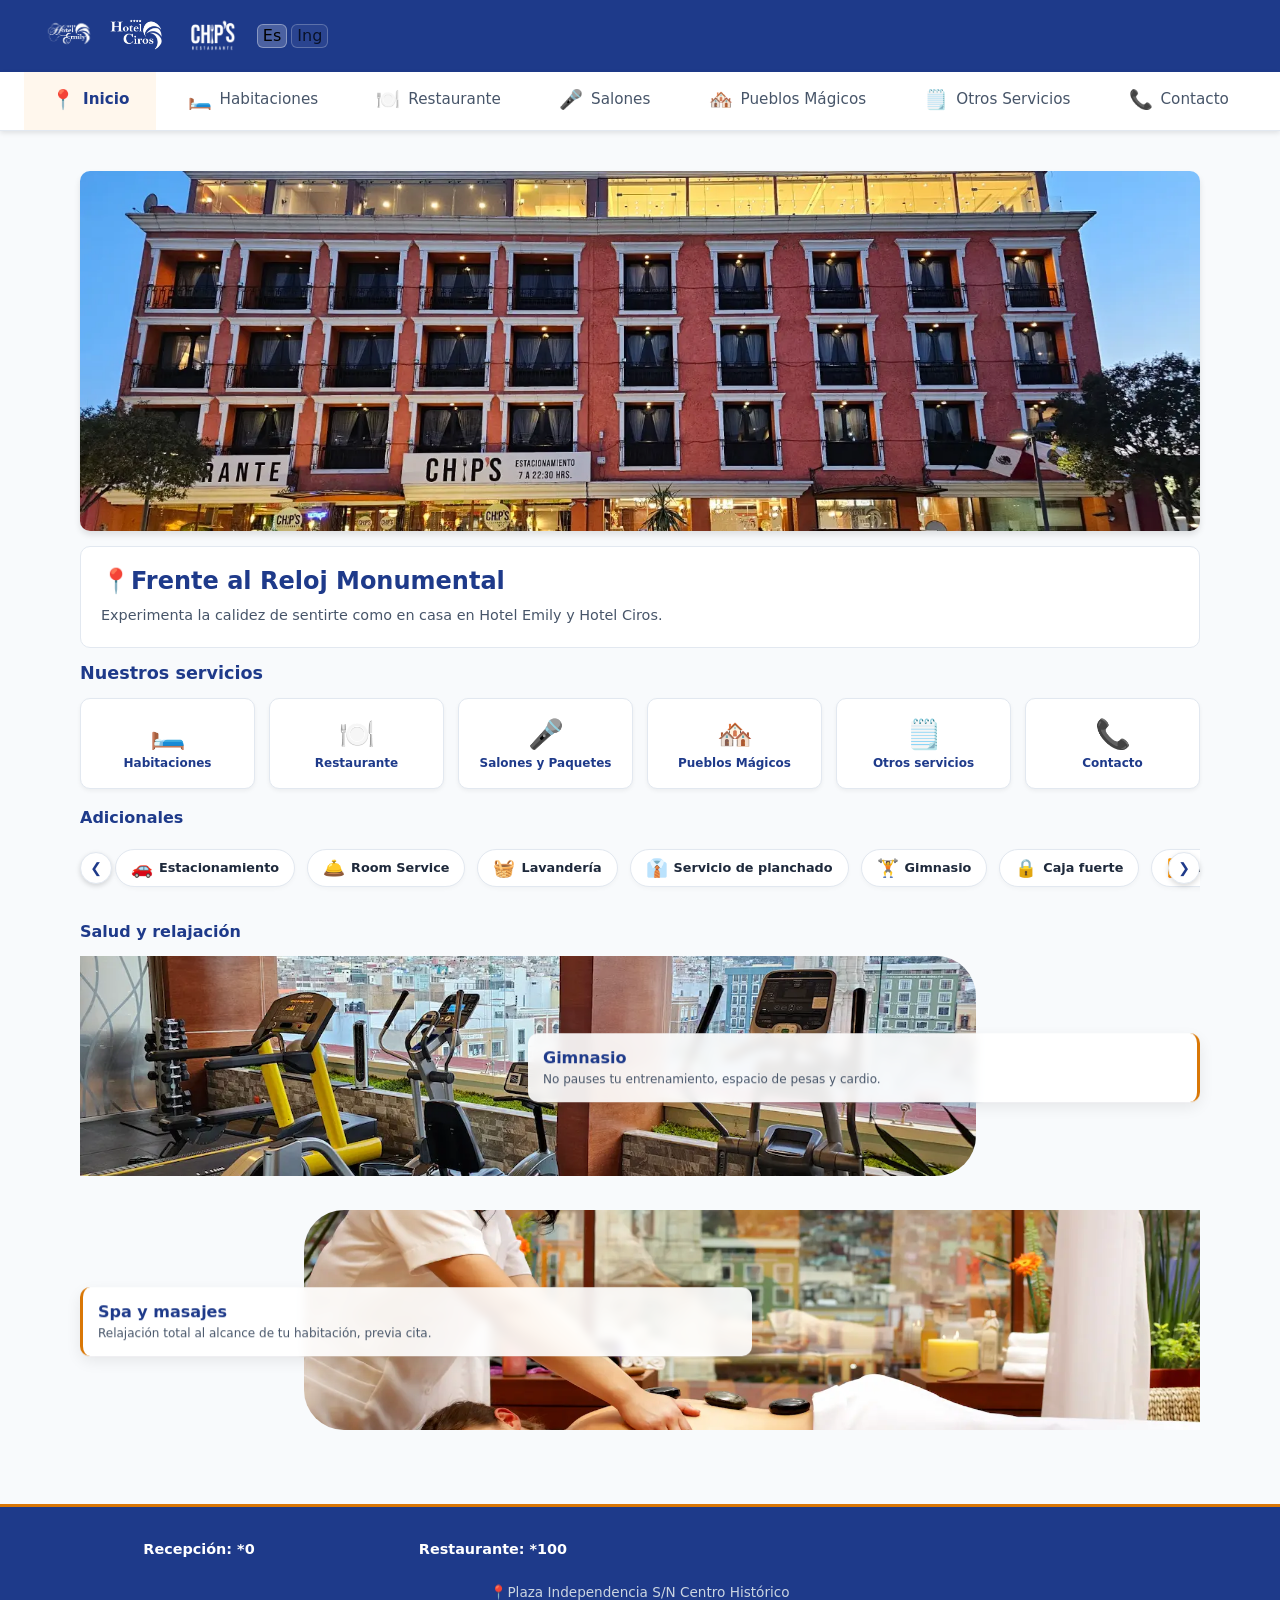
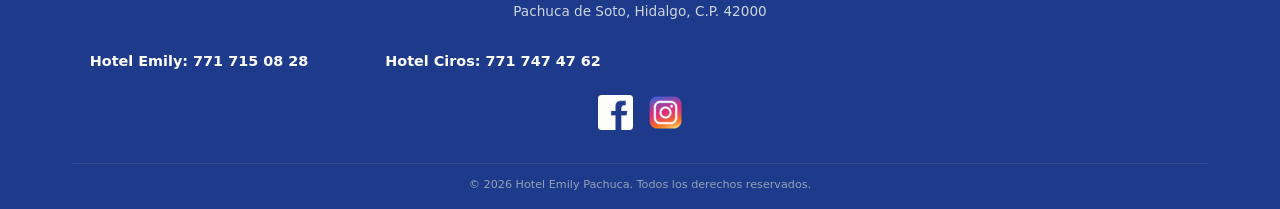
<file: index.html>
<!DOCTYPE html>
<html lang="es">
<head>
  <meta charset="UTF-8">
  <meta name="viewport" content="width=device-width, initial-scale=1.0">
  <meta name="description" content="Descubre Hotel Emily y Hotel Ciros en el corazón de Pachuca. Hospedaje cómodo frente al Reloj Monumental, restaurante, salones para eventos y servicios integrales.">
  <title>Catálogo Hotel Emily</title>
  <link rel="stylesheet" href="styles.css">
</head>
<body>
  <div class="contenedor-app">
    <!-- CABECERA -->
    <header class="cabecera">
      <div class="cabecera-izq">
        <div class="logos-cabecera">
          <a href="index.html" class="titulo-cabecera">
            <img src="img/logos/Logo-Emily.webp" alt="Emily">
            <img src="img/logos/Logo-Ciros.webp" alt="Ciros">
            <img src="img/logos/Logo-Chips.webp" alt="Chips">
          </a>
          <div class="selector-idioma" aria-label="Selector de idioma">
            <button type="button" class="boton-idioma activo notranslate" translate="no" data-idioma="es" aria-label="Cambiar a español" title="Español">Es</button>
            <button type="button" class="boton-idioma notranslate" translate="no" data-idioma="en" aria-label="Change to English" title="English">Ing</button>
            <div id="google_translate_element"></div>
          </div>
        </div>
      </div>
      <button class="boton-menu" id="btn-abrir-menu">☰</button>
    </header>

    <div class="fondo-oscuro" id="fondo-menu"></div>
    
    <!-- ----------------------------------------- Barra lateral ---------------------------------------------- -->
    <nav class="menu-lateral" id="menu">
      <div class="etiqueta-menu">Navegación</div>
      <a href="index.html" class="enlace-menu activo"><span>📍</span> Inicio</a>
      <a href="habitaciones.html" class="enlace-menu"><span>🛏️</span> Habitaciones</a>
      <a href="restaurante.html" class="enlace-menu"><span>🍽️</span> Restaurante</a>
      <a href="salones.html" class="enlace-menu"><span>🎤</span> Salones</a>
      <a href="pueblos.html" class="enlace-menu"><span>🏘️</span> Pueblos Mágicos</a>
      <a href="otros-servicios.html" class="enlace-menu"><span>🗒️</span> Otros Servicios</a>
      <a href="contacto.html" class="enlace-menu"><span>📞</span> Contacto</a>
    </nav>



    <!-- CONTENIDO PRINCIPAL -->
    <main class="contenido">
      <section class="vista activa" id="vista-inicio">

          <!-- -------------------------------------------------------- Imágenes carrusel inicio ------------------------------------- -->
                <div class="carrusel-inicio" id="carrusel-auto">
                    <img src="img/inicio/FACHADA_EMILY.webp" alt="Fachada del Hotel" class="carrusel-inicio-img" loading="lazy">
                    <img src="img/inicio/INICIO_CHIPS.webp" alt="Vista Emily" class="carrusel-inicio-img" loading="lazy">
                    <img src="img/inicio/FACHADA_CIROS.webp" alt="Vista Ciros" class="carrusel-inicio-img" loading="lazy">
                </div>


            <!-- ------------------------------------------------ Texto inicio ------------------------------------------------ -->
                <div class="tarjeta" style="margin-bottom: 10px;">
                    <h2 style="color: var(--azul-marino); margin-bottom: 10px;">📍Frente al Reloj Monumental</h2>
                    <p style="color: var(--texto-claro); font-size: 0.9rem; line-height: 1.5;">
                        Experimenta la calidez de sentirte como en casa en Hotel Emily y Hotel Ciros.
                    </p>
                </div> 
            
                    <h3 style="color: var(--azul-marino); margin-top: 15px; font-size: 1.1rem;">Nuestros servicios</h3>
                <div class="accesos-rapidos">
                    <a href="habitaciones.html" class="caja-acceso boton-navegar">
                        <span>🛏️</span><p>Habitaciones</p>
                    </a>
                    <a href="restaurante.html" class="caja-acceso boton-navegar">
                        <span>🍽️</span><p>Restaurante</p>
                    </a>
                    <a href="salones.html" class="caja-acceso boton-navegar">
                        <span>🎤</span><p>Salones y Paquetes</p>
                    </a>
                    <a href="pueblos.html" class="caja-acceso boton-navegar">
                        <span>🏘️</span><p>Pueblos Mágicos</p>
                    </a>
                    <a href="otros-servicios.html" class="caja-acceso boton-navegar">
                        <span>🗒️</span><p>Otros servicios</p>
                    </a>
                    <a href="contacto.html" class="caja-acceso boton-navegar">
                        <span>📞</span><p>Contacto</p>
                    </a>
                </div>

                <br /><h3 style="color: var(--azul-marino); margin-bottom: 12px; font-size: 1rem;">Adicionales</h3>
                
                <div class="contenedor-carrusel-servicios">
                    <button class="btn-carrusel btn-izq" id="btn-izq-servicios"> ❮ </button>
                    
                    <div class="servicios-carrusel" id="carrusel-servicios">
                        <div class="servicio-pildora"><span>🚗</span> Estacionamiento</div>
                        <div class="servicio-pildora"><span>🛎️</span> Room Service</div>
                        <div class="servicio-pildora"><span>🧺</span> Lavandería</div>
                        <div class="servicio-pildora"><span>👔</span> Servicio de planchado</div>
                        <div class="servicio-pildora"><span>🏋️</span> Gimnasio</div>
                        <div class="servicio-pildora"><span>🔒</span> Caja fuerte</div>
                        <div class="servicio-pildora"><span>📶</span> Wi-Fi</div>
                        <div class="servicio-pildora"><span>💆</span> Cabina de masajes</div>
                    </div>

                    <button class="btn-carrusel btn-der" id="btn-der-servicios"> ❯ </button>
                </div>

                <h3 style="color: var(--azul-marino); margin: 25px 0 15px 0; font-size: 1rem;">Salud y relajación</h3>

                <div class="bienestar-collage">
                    <img src="img/inicio/GIMNASIO.webp" alt="Gimnasio" loading="lazy">
                    <div class="bienestar-flotante derecha">
                        <h4>Gimnasio</h4>
                        <p>No pauses tu entrenamiento, espacio de pesas y cardio.</p>
                    </div>
                </div>

                <div class="bienestar-collage inverso">
                    <img src="img/inicio/SPA.webp" alt="Spa" loading="lazy">
                    <div class="bienestar-flotante izquierda">
                        <h4>Spa y masajes</h4>
                        <p>Relajación total al alcance de tu habitación, previa cita.</p>
                    </div>
                </div>
                
                
            </section>
    </main>
  </div>
  

  <!-- PIE DE PÁGINA -->
  <footer class="pie-pagina">      
    <div class="pie-contacto">
      <p>Recepción: *0</p>
    </div>
    <div class="pie-contacto">
      <p>Restaurante: *100</p>
    </div>
    <p class="pie-direccion">
      📍Plaza Independencia S/N Centro Histórico<br>
      Pachuca de Soto, Hidalgo, C.P. 42000
    </p>
    <div class="pie-contacto">
      <p>Hotel Emily: 771 715 08 28</p>
    </div>
    <div class="pie-contacto">
      <p>Hotel Ciros: 771 747 47 62</p>
    </div>
    <div class="pie-redes">
      <a href="https://www.facebook.com/hotelemily" target="_blank" rel="noopener noreferrer">
        <img src="img/logos/facebookB.webp" alt="Facebook">
      </a>
      <a href="https://www.instagram.com/hotelemilymx?igsh=eTNqY2UwODdlMnMz" target="_blank" rel="noopener noreferrer">
        <img src="img/logos/instagram.webp" alt="Instagram">
      </a>
    </div>
    <div class="pie-legal">
      &copy; 2026 Hotel Emily Pachuca. Todos los derechos reservados.
    </div>
  </footer>
  <button id="btn-subir" title="Volver arriba">↑</button>
  <script src="script.js"></script>
  <script async src="https://translate.google.com/translate_a/element.js?cb=googleTranslateElementInit"></script>
  
</body>
</html>
</file>
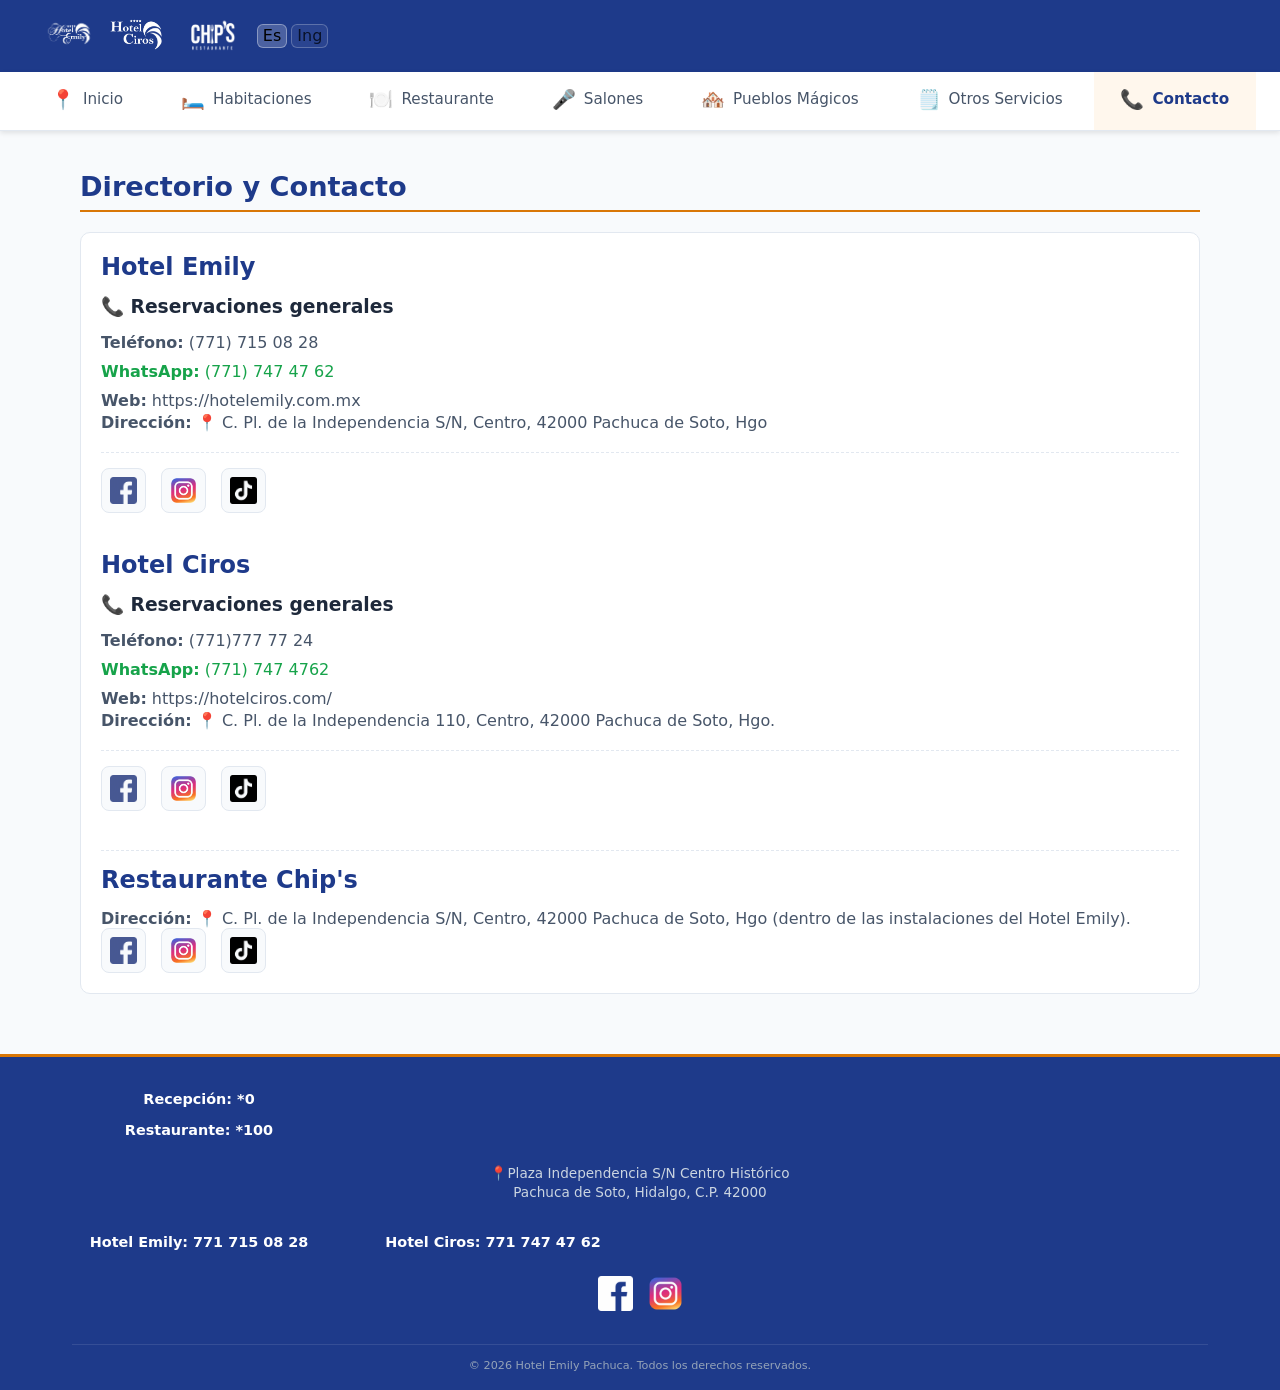
<file: contacto.html>
<!DOCTYPE html>
<html lang="es">
<head>
  <meta charset="UTF-8">
  <meta name="viewport" content="width=device-width, initial-scale=1.0">
  <meta name="description" content="¿Planeas tu visita a Pachuca? Contáctanos para reservaciones en Hotel Emily y Hotel Ciros. Estamos en Plaza Independencia. ¡Reserva hoy mismo!">
  <title>Catálogo Hotel Emily</title>
  <link rel="stylesheet" href="styles.css">
</head>
<body>
  <div class="contenedor-app">
    <!-- CABECERA -->
    <header class="cabecera">
      <div class="cabecera-izq">
        <div class="logos-cabecera">
          <a href="index.html" class="titulo-cabecera">
            <img src="img/logos/Logo-Emily.webp" alt="Emily">
            <img src="img/logos/Logo-Ciros.webp" alt="Ciros">
            <img src="img/logos/Logo-Chips.webp" alt="Chips">
          </a>
          <div class="selector-idioma" aria-label="Selector de idioma">
            <button type="button" class="boton-idioma activo notranslate" translate="no" data-idioma="es" aria-label="Cambiar a español" title="Español">Es</button>
            <button type="button" class="boton-idioma notranslate" translate="no" data-idioma="en" aria-label="Change to English" title="English">Ing</button>
            <div id="google_translate_element"></div>
          </div>
        </div>
      </div>
      <button class="boton-menu" id="btn-abrir-menu">☰</button>
    </header>

    <div class="fondo-oscuro" id="fondo-menu"></div>
    
    <!-- ----------------------------------------- Barra lateral ---------------------------------------------- -->
    <nav class="menu-lateral" id="menu">
      <div class="etiqueta-menu">Navegación</div>
      <a href="index.html" class="enlace-menu"><span>📍</span> Inicio</a>
      <a href="habitaciones.html" class="enlace-menu"><span>🛏️</span> Habitaciones</a>
      <a href="restaurante.html" class="enlace-menu"><span>🍽️</span> Restaurante</a>
      <a href="salones.html" class="enlace-menu"><span>🎤</span> Salones</a>
      <a href="pueblos.html" class="enlace-menu"><span>🏘️</span> Pueblos Mágicos</a>
      <a href="otros-servicios.html" class="enlace-menu"><span>🗒️</span> Otros Servicios</a>
      <a href="contacto.html" class="enlace-menu activo"><span>📞</span> Contacto</a>
    </nav>


    <!-- CONTENIDO PRINCIPAL -->
    <main class="contenido">
      <section class="contenido-principal" id="contenido">
                <h2 class="titulo-seccion">Directorio y Contacto</h2>
                
              <!-- REDES HOTEL EMILY -->
                <div class="tarjeta">
                    <h2 style="color: var(--azul-marino); margin-bottom: 15px;">Hotel Emily</h2>
                    <h3 style="color: var(--negro); margin-bottom: 15px;">📞 Reservaciones generales</h3>
                    <p class="texto-secundario" style="font-size: 1rem; margin-bottom: 10px;"><strong>Teléfono:</strong> (771) 715 08 28</p>
                    <p class="texto-secundario" style="font-size: 1rem; margin-bottom: 10px; color: #16a34a;"><strong>WhatsApp:</strong> (771) 747 47 62</p>
                    <p class="texto-secundario" style="font-size: 1rem;"><strong>Web:</strong> https://hotelemily.com.mx</p> 
                    <p class="texto-secundario" style="font-size: 1rem;"><strong>Dirección:</strong> 📍 C. Pl. de la Independencia S/N, Centro, 42000 Pachuca de Soto, Hgo</p>
                    <div class="marca-redes">
                        <div class="iconos-redes-fila">
                            <a href="https://www.facebook.com/share/18YFQvNgDW/" target="_blank" rel="noopener noreferrer" class="icono-red-social">
                                <img src="img/logos/facebookA.webp" alt="Facebook Emily" loading="lazy">
                                <!--
                                <img src="img/facebook.png" alt="Facebook Emily">
                                -->
                            </a>
                            <a href="https://www.instagram.com/hotelemilymx?igsh=eTNqY2UwODdlMnMz" target="_blank" rel="noopener noreferrer" class="icono-red-social">
                                <img src="img/logos/instagram.webp" alt="Instagram Emily" loading="lazy">
                            </a>
                            <a href="https://www.tiktok.com/@hotel_emily?_r=1&_t=ZS-97jd4S5CqgS" target="_blank" rel="noopener noreferrer" class="icono-red-social">
                                <img src="img/logos/tiktok.webp" alt="TikTok Emily" loading="lazy">
                            </a>
                        </div>
                    </div> <br /> <br />



                <!-- REDES HOTEL CIROS -->
                    <h2 style="color: var(--azul-marino); margin-bottom: 15px;">Hotel Ciros</h2>
                    <h3 style="color: var(--negro); margin-bottom: 15px;">📞 Reservaciones generales</h3>
                    <p class="texto-secundario" style="font-size: 1rem; margin-bottom: 10px;"><strong>Teléfono:</strong> (771)777 77 24</p>
                    <p class="texto-secundario" style="font-size: 1rem; margin-bottom: 10px; color: #16a34a;"><strong>WhatsApp:</strong> (771) 747 4762</p>
                    <p class="texto-secundario" style="font-size: 1rem;"><strong>Web:</strong> https://hotelciros.com/</p>

                    <p class="texto-secundario" style="font-size: 1rem;"><strong>Dirección:</strong> 📍 C. Pl. de la Independencia 110, Centro, 42000 Pachuca de Soto, Hgo.</p>

                    <div class="marca-redes">
                        <div class="iconos-redes-fila">
                            <a href="https://www.facebook.com/share/18yvE8CKMo/" target="_blank" rel="noopener noreferrer" class="icono-red-social">
                                <img src="img/logos/facebookA.webp" alt="Facebook Ciros" loading="lazy">
                            </a>
                            <a href="https://www.instagram.com/hotelcirosmx?igsh=cXFya2xqdWhpd3Yz" target="_blank" rel="noopener noreferrer" class="icono-red-social">
                                <img src="img/logos/instagram.webp" alt="Instagram Ciros" loading="lazy">
                            </a>
                            <a href="https://www.tiktok.com/@hotel_ciros?_r=1&_t=ZS-97jd72tWtBI" target="_blank" rel="noopener noreferrer" class="icono-red-social">
                                <img src="img/logos/tiktok.webp" alt="TikTok Ciros" loading="lazy">
                            </a>
                        </div>
                    </div> <br />


                <!-- REDES RESTAURANTE CHIP'S -->
                    <div class="marca-redes">
                        <h2 style="color: var(--azul-marino); margin-bottom: 15px;">Restaurante Chip's</h2>
                        <p class="texto-secundario" style="font-size: 1rem;"><strong>Dirección:</strong> 📍 C. Pl. de la Independencia S/N, Centro, 42000 Pachuca de Soto, Hgo (dentro de las instalaciones del Hotel Emily). </p>
                        <div class="iconos-redes-fila">
                            <a href="https://www.facebook.com/share/1Dutfu9rQp/" target="_blank" rel="noopener noreferrer" class="icono-red-social">
                                <img src="img/logos/facebookA.webp" alt="Facebook Chips" loading="lazy">
                            </a>
                            <a href="https://www.instagram.com/restaurante.chips?igsh=MXNnbmpzcXBjdHBzeA==" target="_blank" rel="noopener noreferrer" class="icono-red-social">
                                <img src="img/logos/instagram.webp" alt="Instagram Chips" loading="lazy">
                            </a>
                            <a href="https://www.tiktok.com/@restaurante_chips?_r=1&_t=ZS-97jd83wBdKi" target="_blank" rel="noopener noreferrer" class="icono-red-social">
                                <img src="img/logos/tiktok.webp" alt="TikTok Chips" loading="lazy">
                            </a>
                        </div>
                    </div>

                </div>
      </section>
    </main>
  </div>

  <!-- PIE DE PÁGINA -->
  <footer class="pie-pagina">
    <div class="pie-contacto">
      <p>Recepción: *0</p>
      <p>Restaurante: *100</p>
    </div>
    <p class="pie-direccion">
      📍Plaza Independencia S/N Centro Histórico<br>
      Pachuca de Soto, Hidalgo, C.P. 42000
    </p>
    <div class="pie-contacto">
      <p>Hotel Emily: 771 715 08 28</p>
    </div>
    <div class="pie-contacto">
      <p>Hotel Ciros: 771 747 47 62</p>
    </div>
    <div class="pie-redes">
      <a href="https://www.facebook.com/hotelemily" target="_blank" rel="noopener noreferrer">
        <img src="img/logos/facebookB.webp" alt="Facebook">
      </a>
      <a href="https://www.instagram.com/hotelemilymx?igsh=eTNqY2UwODdlMnMz" target="_blank" rel="noopener noreferrer">
        <img src="img/logos/instagram.webp" alt="Instagram">
      </a>
    </div>
    <div class="pie-legal">
      &copy; 2026 Hotel Emily Pachuca. Todos los derechos reservados.
    </div>
  </footer>
  <button id="btn-subir" title="Volver arriba">↑</button>
  <script src="script.js"></script>
  <script async src="https://translate.google.com/translate_a/element.js?cb=googleTranslateElementInit"></script>
</body>
</html>
</file>
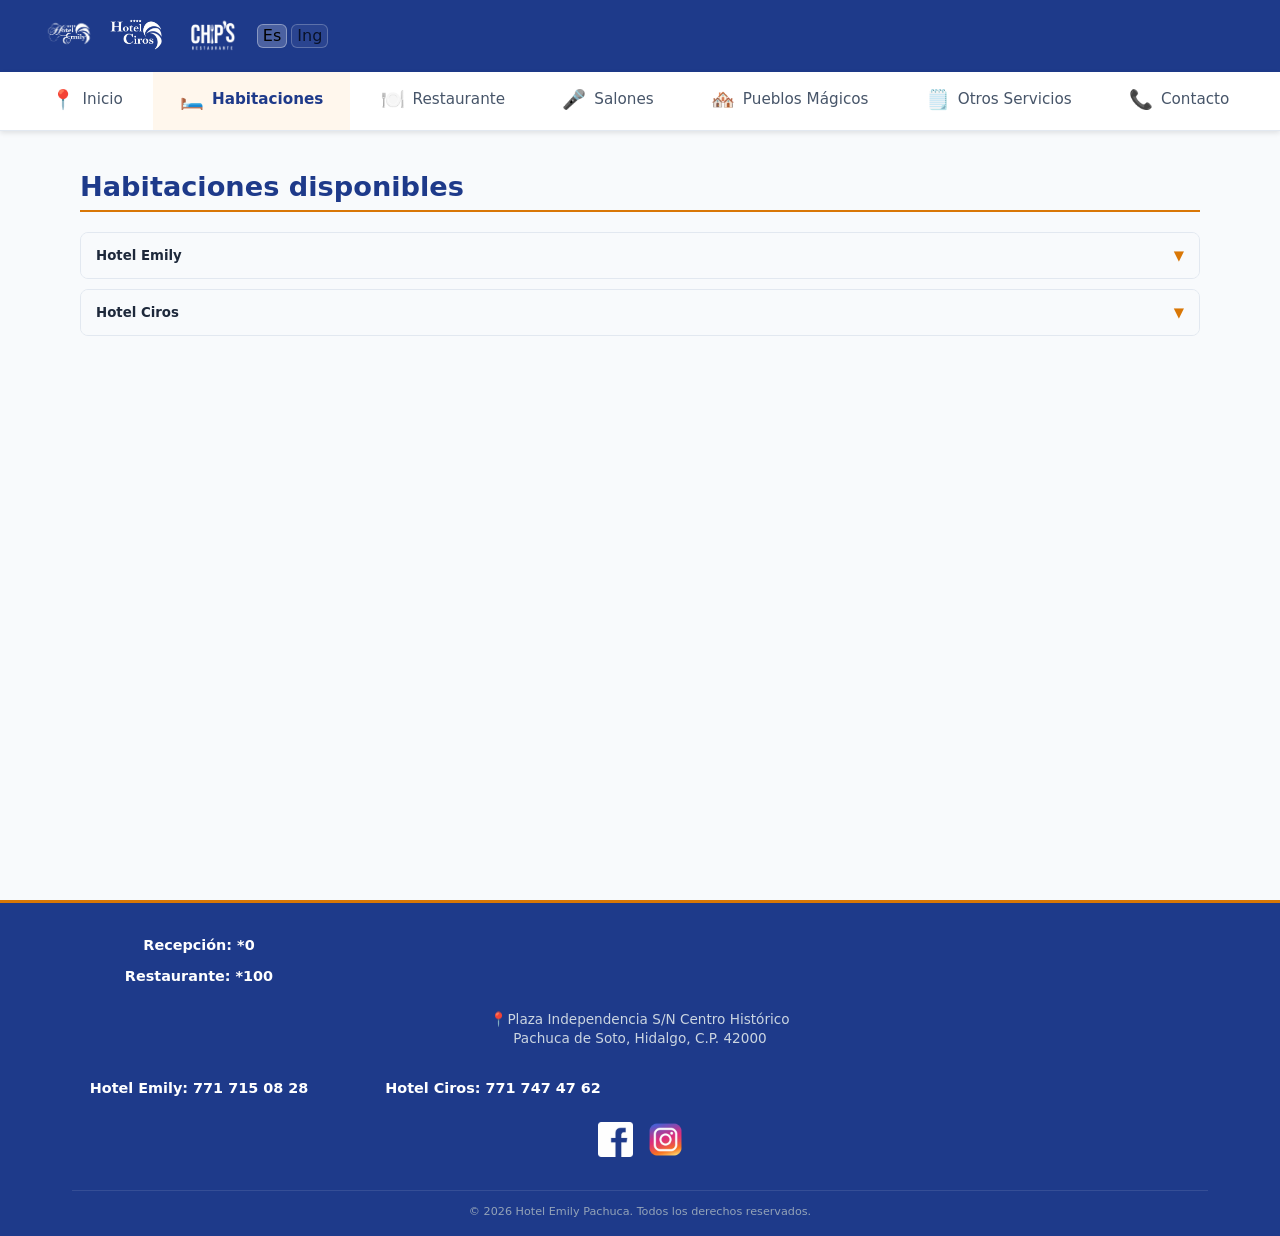
<file: habitaciones.html>
<!DOCTYPE html>
<html lang="es">
<head>
  <meta charset="UTF-8">
  <meta name="viewport" content="width=device-width, initial-scale=1.0">
  <meta name="description" content="Explora nuestras habitaciones en Hotel Emily y Hotel Ciros. Desde opciones estándar hasta suites confortables en Pachuca con Wi-Fi, TV y todas las amenidades.">
  <title>Catálogo Hotel Emily</title>
  <link rel="stylesheet" href="styles.css">
</head>
<body>
  <div class="contenedor-app">
    <!-- CABECERA -->
    <header class="cabecera">
      <div class="cabecera-izq">
        <div class="logos-cabecera">
          <a href="index.html" class="titulo-cabecera">
            <img src="img/logos/Logo-Emily.webp" alt="Emily">
            <img src="img/logos/Logo-Ciros.webp" alt="Ciros">
            <img src="img/logos/Logo-Chips.webp" alt="Chips">
          </a>
          <div class="selector-idioma" aria-label="Selector de idioma">
            <button type="button" class="boton-idioma activo notranslate" translate="no" data-idioma="es" aria-label="Cambiar a español" title="Español">Es</button>
            <button type="button" class="boton-idioma notranslate" translate="no" data-idioma="en" aria-label="Change to English" title="English">Ing</button>
            <div id="google_translate_element"></div>
          </div>
        </div>
      </div>
      <button class="boton-menu" id="btn-abrir-menu">☰</button>
    </header>

    <div class="fondo-oscuro" id="fondo-menu"></div>
    
    <!-- ----------------------------------------- Barra lateral ---------------------------------------------- -->
    <nav class="menu-lateral" id="menu">
      <div class="etiqueta-menu">Navegación</div>
      <a href="index.html" class="enlace-menu"><span>📍</span> Inicio</a>
      <a href="habitaciones.html" class="enlace-menu activo"><span>🛏️</span> Habitaciones</a>
      <a href="restaurante.html" class="enlace-menu"><span>🍽️</span> Restaurante</a>
      <a href="salones.html" class="enlace-menu"><span>🎤</span> Salones</a>
      <a href="pueblos.html" class="enlace-menu"><span>🏘️</span> Pueblos Mágicos</a>
      <a href="otros-servicios.html" class="enlace-menu"><span>🗒️</span> Otros Servicios</a>
      <a href="contacto.html" class="enlace-menu"><span>📞</span> Contacto</a>
    </nav>



    

    <!-- CONTENIDO PRINCIPAL -->
    <main class="contenido">
      <section class="contenido-principal" id="contenido">
                <h2 class="titulo-seccion"> Habitaciones disponibles</h2>

                <div class="acordeon">
                    <button class="acordeon-cabecera">
                        Hotel Emily <span class="acordeon-icono">▼</span>
                    </button>
                    <div class="acordeon-contenido">


                    <!-- HABITACIÓN ESTÁNDAR -->
                        <div class="tarjeta-habitacion">
                          <div class="carrusel-contenedor">
                            <div class="carrusel-slide">
                              <img src="img/hab/ESTANDAR_EMILY1.webp" alt="Habitación 1 - Vista 1" loading="lazy">
                              <img src="img/hab/ESTANDAR_EMILY2.webp" alt="Habitación 1 - Vista 2" loading="lazy">
                            </div>
                              <button class="carrusel-btn ant">&#10094;</button>
                              <button class="carrusel-btn sig">&#10095;</button>
                          </div>
                          <div class="tarjeta-habitacion-info">
                              <div class="tarjeta-habitacion-titulo">
                                Estándar
                                <span class="badge-pax">1 a 2 personas</span>
                              </div>
                              <div class="tarjeta-habitacion-detalles">
                                <p>Nuestra habitación estándar ofrece 1 cama matrimonial o cama king size. </p>
                                 <p style="margin-top: 10px;"><strong>Amenidades:</strong></p>
                                <ul class="lista-amenidades">
                                    <li><span>📺</span> Pantalla LCD 35"</li>
                                    <li><span>📶</span> Wi-Fi de alta velocidad</li>
                                    <li><span>❄️</span> Ventilador</li>
                                    <li><span>♨️</span> Calentador </li>
                                    <li><span>🔐</span> Caja de seguridad</li>
                                    <li><span>🧺</span> Kit de planchado </li>
                                </ul>
                              </div>
                         </div>
                        </div>



                    <!-- HABITACIÓN JR.SUITE -->
                        <div class="tarjeta-habitacion">
                          <div class="carrusel-contenedor">
                            <div class="carrusel-slide">
                              <img src="img/hab/JR_SUITE_EMILY1.webp" alt="Habitación 1 - Vista 1" loading="lazy">
                              <img src="img/hab/JR_SUITE_EMILY2.webp" alt="Habitación 1 - Vista 2" loading="lazy">
                            </div>
                              <button class="carrusel-btn ant">&#10094;</button>
                              <button class="carrusel-btn sig">&#10095;</button>
                          </div>
                          <div class="tarjeta-habitacion-info">
                           <div class="tarjeta-habitacion-titulo">
                               Suite junior
                              <span class="badge-pax">1 a 4 personas</span>
                          </div>
                          <div class="tarjeta-habitacion-detalles">
                              <p>Diseñada para grupos ofrece 2 camas matrimoniales.</p>
                              <p style="margin-top: 10px;"><strong>Amenidades:</strong></p>
                              <ul class="lista-amenidades">
                                  <li><span>📺</span> Pantalla LCD 35"</li>
                                    <li><span>📶</span> Wi-Fi de alta velocidad</li>
                                    <li><span>❄️</span> Ventilador</li>
                                    <li><span>♨️</span> Calentador </li>
                                    <li><span>🔐</span> Caja de seguridad</li>
                                    <li><span>🧺</span> Kit de planchado </li>
                              </ul>
                          </div>
                          </div>
                        </div>


                    <!-- HABITACIÓN SUITE -->
                        <div class="tarjeta-habitacion">
                          <div class="carrusel-contenedor">
                            <div class="carrusel-slide">
                              <img src="img/hab/SUITE_EMILY1.webp" alt="Habitación 1 - Vista 1" loading="lazy">
                              <img src="img/hab/SUITE_EMILY2.webp" alt="Habitación 1 - Vista 2" loading="lazy">
                            </div>
                              <button class="carrusel-btn ant">&#10094;</button>
                              <button class="carrusel-btn sig">&#10095;</button>
                          </div>
                          <div class="tarjeta-habitacion-info">
                              <div class="tarjeta-habitacion-titulo">
                                Suite
                                <span class="badge-pax">1 a 4 personas</span>
                              </div>
                              <div class="tarjeta-habitacion-detalles">
                                 <p>Ideal para descansar con el máximo confort. Ofrece 1 cama king size y 2 camas individuales. </p>
                                 <p style="margin-top: 10px;"><strong>Amenidades:</strong></p>
                                <ul class="lista-amenidades">
                                    <li><span>📺</span> Pantalla LCD 55" y 35"</li>
                                    <li><span>📶</span> Wi-Fi de alta velocidad</li>
                                    <li><span>❄️</span> Ventilador</li>
                                    <li><span>♨️</span> Calentador </li>
                                    <li><span>🔐</span> Caja de seguridad</li>
                                    <li><span>🧺</span> Kit de planchado </li>
                                </ul>
                              </div>
                          </div>
                        </div>
                    </div>
                </div>

            <!-- ------------------------------- HOTEL CIROS ---------------------------------------------- -->

              <!-- HABITACIÓN ESTÁNDAR -->
                <div class="acordeon">
                    <button class="acordeon-cabecera">
                        Hotel Ciros <span class="acordeon-icono">▼</span>
                    </button>
                    <div class="acordeon-contenido">
                        <div class="tarjeta-habitacion">
                          <div class="carrusel-contenedor">
                            <div class="carrusel-slide">
                              <img src="img/hab/ESTANDAR_CIROS1.webp" alt="Habitación 1 - Vista 1" loading="lazy">
                              <img src="img/hab/ESTANDAR_CIROS2.webp" alt="Habitación 1 - Vista 2" loading="lazy">
                            </div>
                              <button class="carrusel-btn ant">&#10094;</button>
                              <button class="carrusel-btn sig">&#10095;</button>
                          </div>
                          <div class="tarjeta-habitacion-info">
                              <div class="tarjeta-habitacion-titulo">
                                Estándar
                                <span class="badge-pax">1 a 2 personas</span>
                              </div>
                              <div class="tarjeta-habitacion-detalles">
                                 <p>Nuestra habitación estándar ofrece 1 cama matrimonial o cama king size. </p>
                                 <p style="margin-top: 10px;"><strong>Amenidades:</strong></p>
                                <ul class="lista-amenidades">
                                    <li><span>📺</span> Pantalla LCD 42"</li>
                                    <li><span>📶</span> Wi-Fi de alta velocidad</li>
                                    <li><span>❄️</span> Ventilador</li>
                                    <li><span>♨️</span> Calentador </li>
                                    <li><span>🔐</span> Caja de seguridad</li>
                                    <li><span>🧺</span> Kit de planchado </li>
                                </ul>
                              </div>
                         </div>
                        </div>

                    <!-- HABITACIÓN JR.SUITE -->
                        <div class="tarjeta-habitacion">
                          <div class="carrusel-contenedor">
                            <div class="carrusel-slide">
                              <img src="img/hab/JR_CIROS1.webp" alt="Habitación 1 - Vista 1" loading="lazy">
                <!--          <img src="img/hab/King-C.webp" alt="Habitación 1 - Vista 2" loading="lazy">          -->
                            </div>
                <!--          <button class="carrusel-btn ant">&#10094;</button>                 
                              <button class="carrusel-btn sig">&#10095;</button>                -->
                          </div>
                          <div class="tarjeta-habitacion-info">
                              <div class="tarjeta-habitacion-titulo">
                                Suite junior
                                <span class="badge-pax">1 a 4 personas</span>
                              </div>
                              <div class="tarjeta-habitacion-detalles">
                                 <p>Habitación ideal para grupos, ofrece 2 camas matrimoniales. </p>
                                 <p style="margin-top: 10px;"><strong>Amenidades:</strong></p>
                                <ul class="lista-amenidades">
                                    <li><span>📺</span> Pantalla LCD 42"</li>
                                    <li><span>📶</span> Wi-Fi de alta velocidad</li>
                                    <li><span>❄️</span> Ventilador</li>
                                    <li><span>♨️</span> Calentador </li>
                                    <li><span>🔐</span> Caja de seguridad</li>
                                    <li><span>🧺</span> Kit de planchado </li>
                                </ul>
                              </div>
                         </div>
                        </div>
                    <!-- HABITACIÓN JR.SUITE CON VISTA -->
                        <div class="tarjeta-habitacion">
                          <div class="carrusel-contenedor">
                            <div class="carrusel-slide">
                              <img src="img/hab/JR_VISTA_CIROS1.webp" alt="Habitación 1 - Vista 1" loading="lazy">
                <!--          <img src="img/hab/King-C.webp" alt="Habitación 1 - Vista 2" loading="lazy">          -->
                            </div>
                <!--          <button class="carrusel-btn ant">&#10094;</button>                 
                              <button class="carrusel-btn sig">&#10095;</button>                -->
                          </div>
                          <div class="tarjeta-habitacion-info">
                              <div class="tarjeta-habitacion-titulo">
                                Suite junior con vista
                                <span class="badge-pax">1 a 4 personas</span>
                              </div>
                              <div class="tarjeta-habitacion-detalles">
                                 <p>Habitación con vista al reloj, Ofrece 2 camas matrimoniales. </p>
                                 <p style="margin-top: 10px;"><strong>Amenidades:</strong></p>
                                <ul class="lista-amenidades">
                                    <li><span>📺</span> Pantalla LCD 42"</li>
                                    <li><span>📶</span> Wi-Fi de alta velocidad</li>
                                    <li><span>❄️</span> Ventilador</li>
                                    <li><span>♨️</span> Calentador </li>
                                    <li><span>🔐</span> Caja de seguridad</li>
                                    <li><span>🧺</span> Kit de planchado </li>
                                </ul>
                              </div>
                         </div>
                        </div>

                    </div>
                </div>
            </section>
    </main>
  </div>

  <!-- PIE DE PÁGINA -->
  <footer class="pie-pagina">
    <div class="pie-contacto">
      <p>Recepción: *0</p>
      <p>Restaurante: *100</p>
    </div>
    <p class="pie-direccion">
      📍Plaza Independencia S/N Centro Histórico<br>
      Pachuca de Soto, Hidalgo, C.P. 42000
    </p>
    <div class="pie-contacto">
      <p>Hotel Emily: 771 715 08 28</p>
    </div>
    <div class="pie-contacto">
      <p>Hotel Ciros: 771 747 47 62</p>
    </div>
    <div class="pie-redes">
      <a href="https://www.facebook.com/hotelemily" target="_blank" rel="noopener noreferrer">
        <img src="img/logos/facebookB.webp" alt="Facebook">
      </a>
      <a href="https://www.instagram.com/hotelemilymx?igsh=eTNqY2UwODdlMnMz" target="_blank" rel="noopener noreferrer">
        <img src="img/logos/instagram.webp" alt="Instagram">
      </a>
    </div>
    <div class="pie-legal">
      &copy; 2026 Hotel Emily Pachuca. Todos los derechos reservados.
    </div>
  </footer>
  <button id="btn-subir" title="Volver arriba">↑</button>
  <script src="script.js"></script>
  <script async src="https://translate.google.com/translate_a/element.js?cb=googleTranslateElementInit"></script>
</body>
</html>
</file>
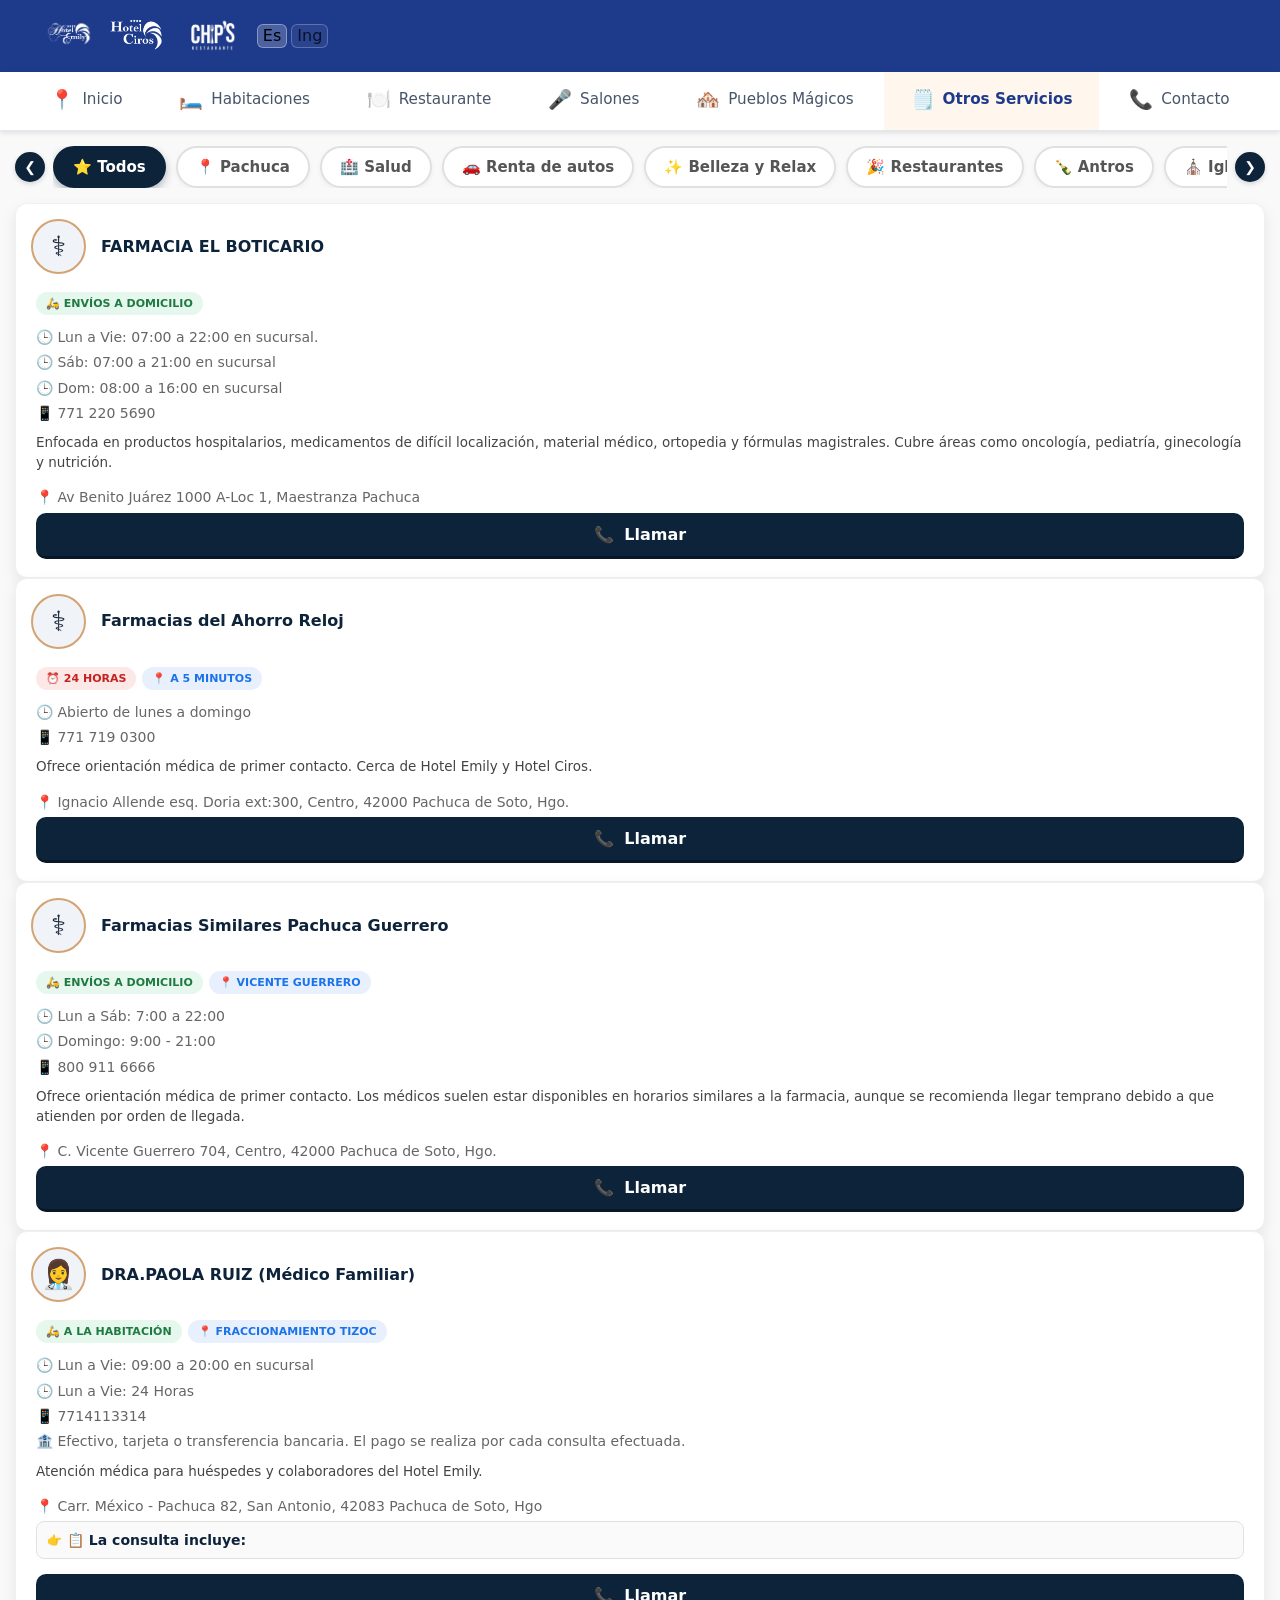
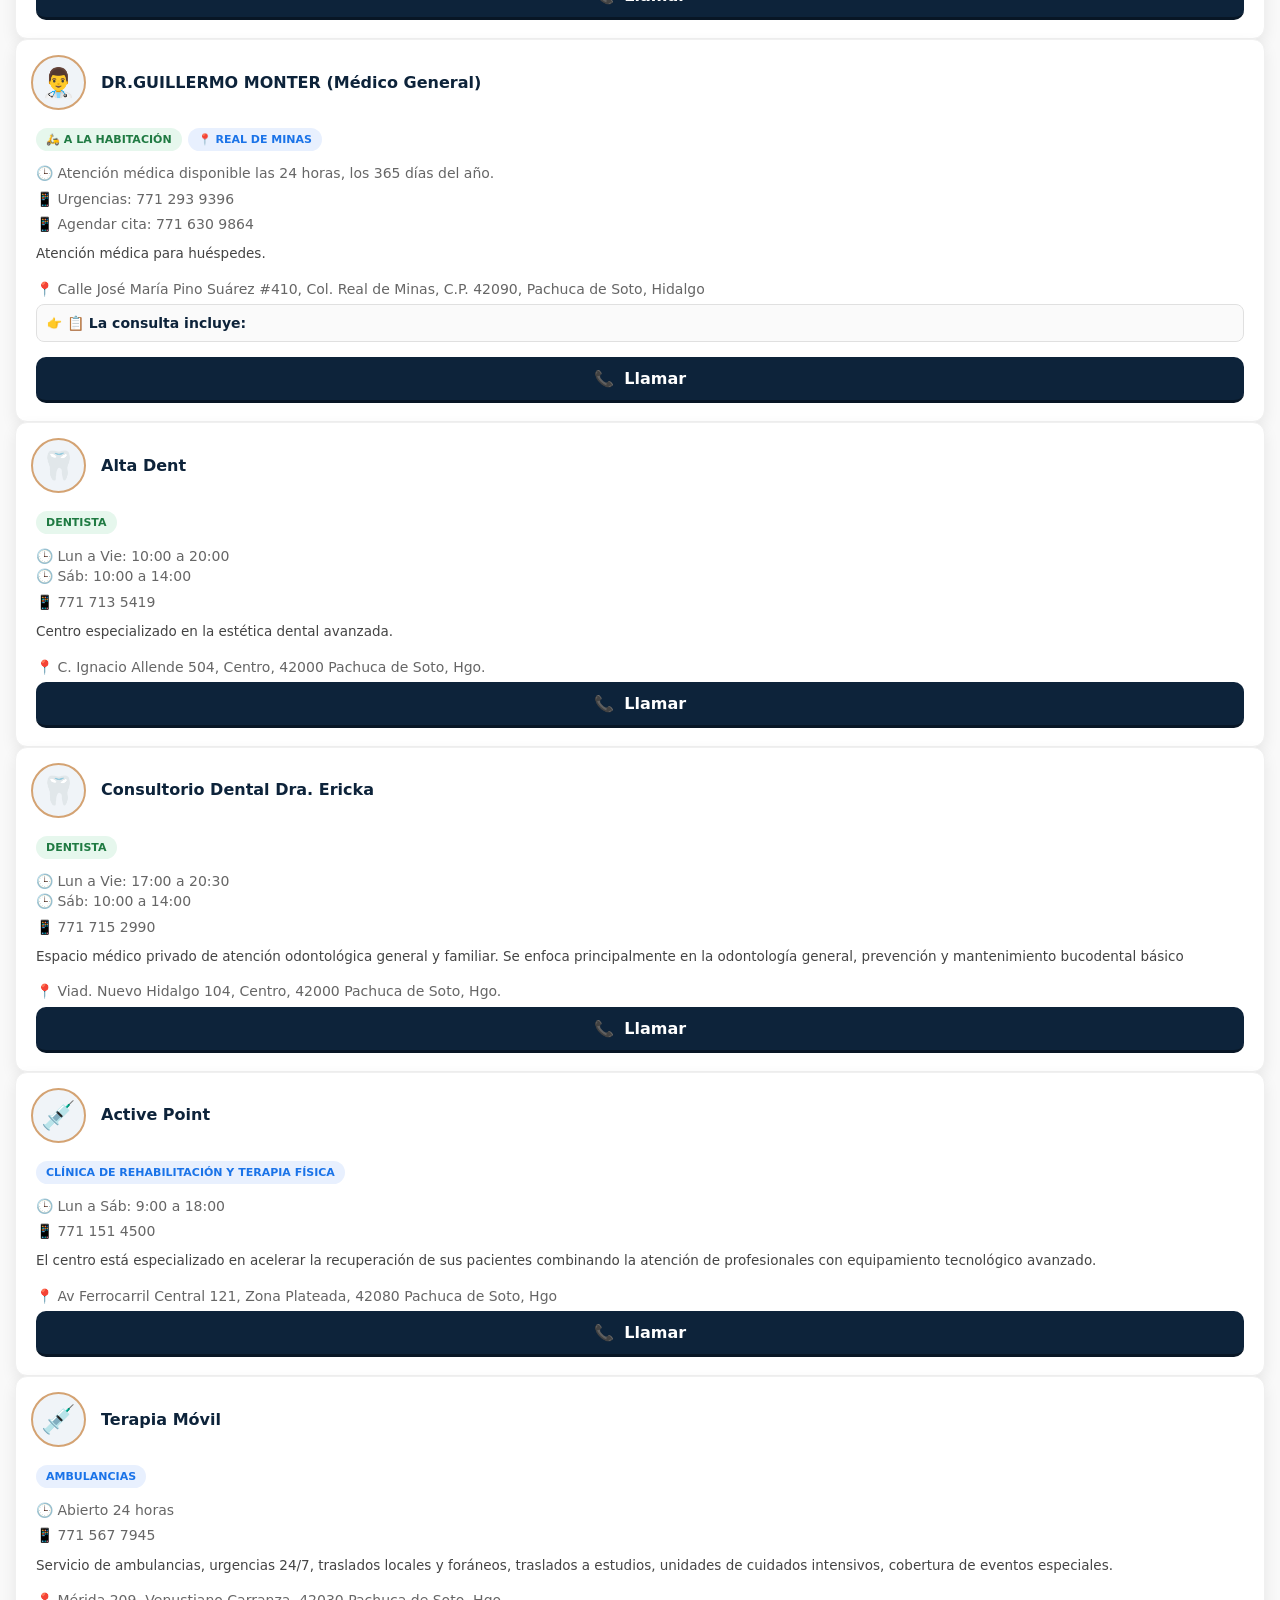
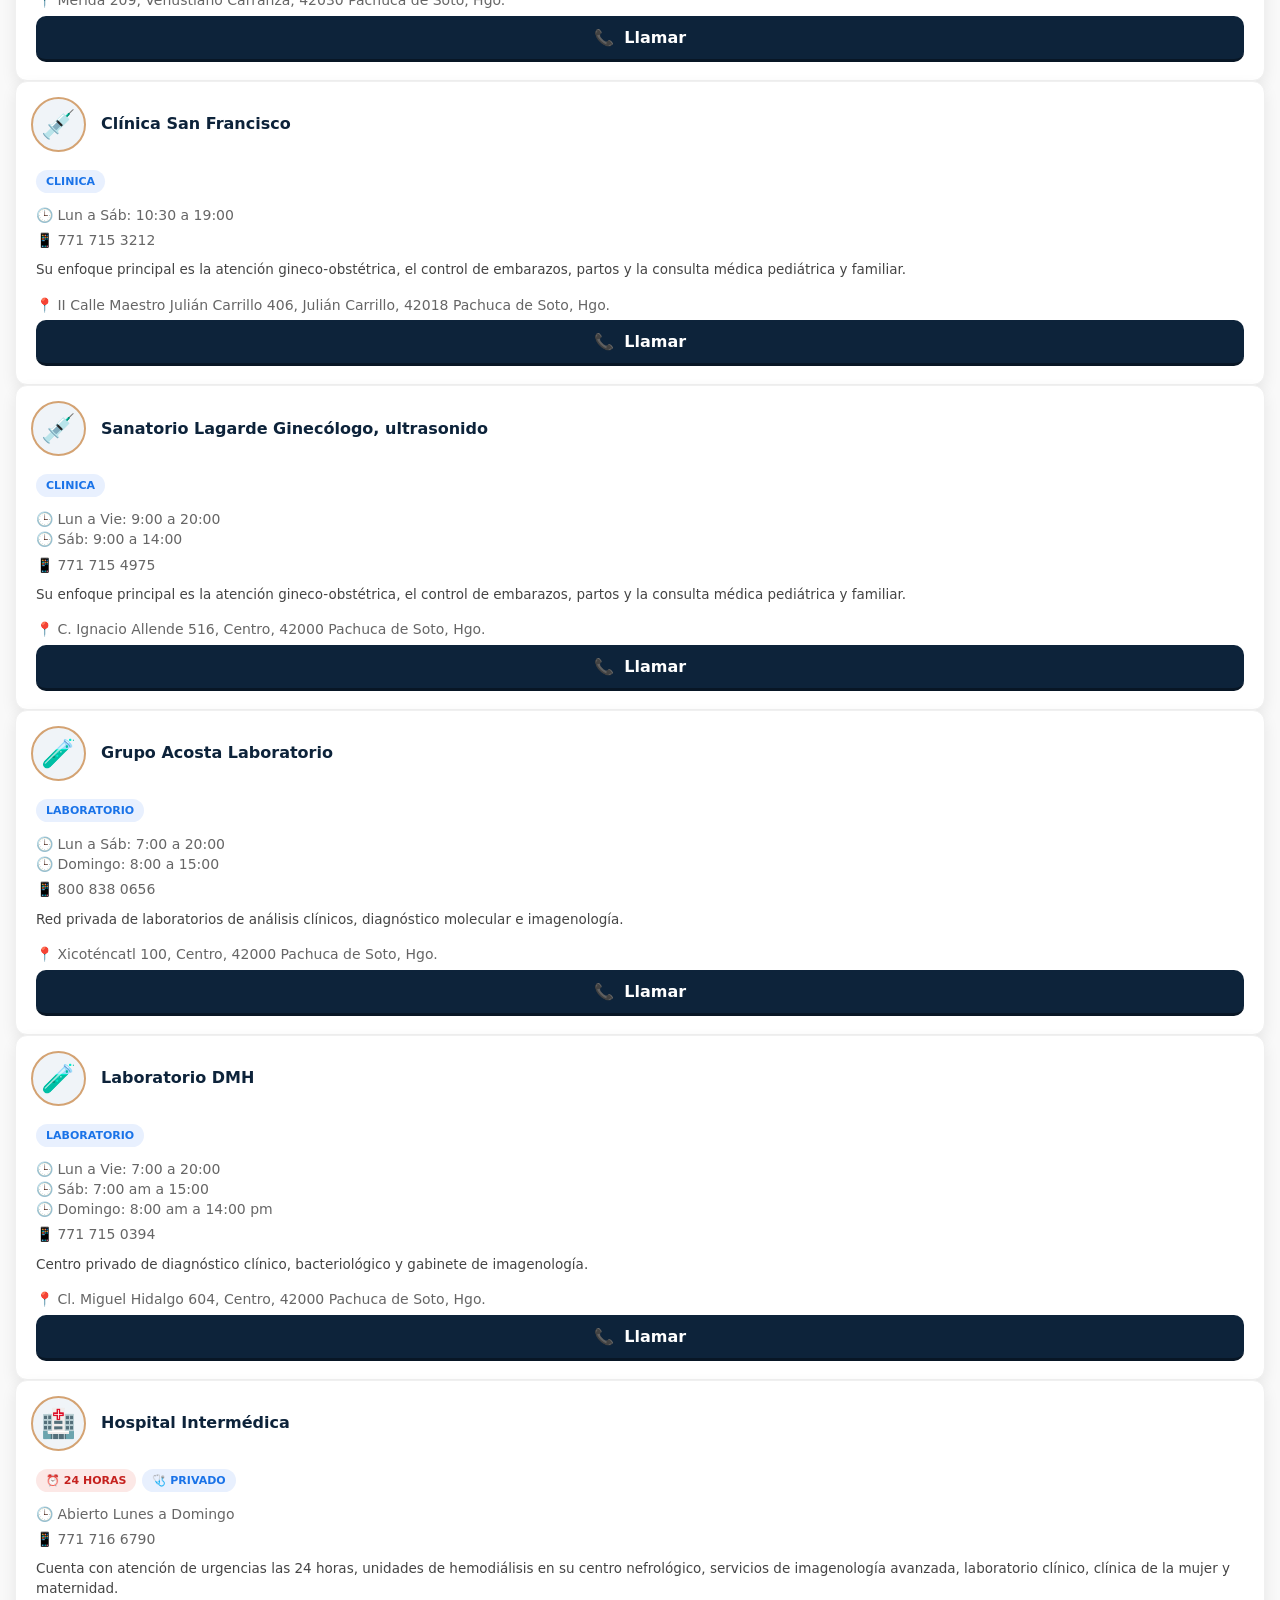
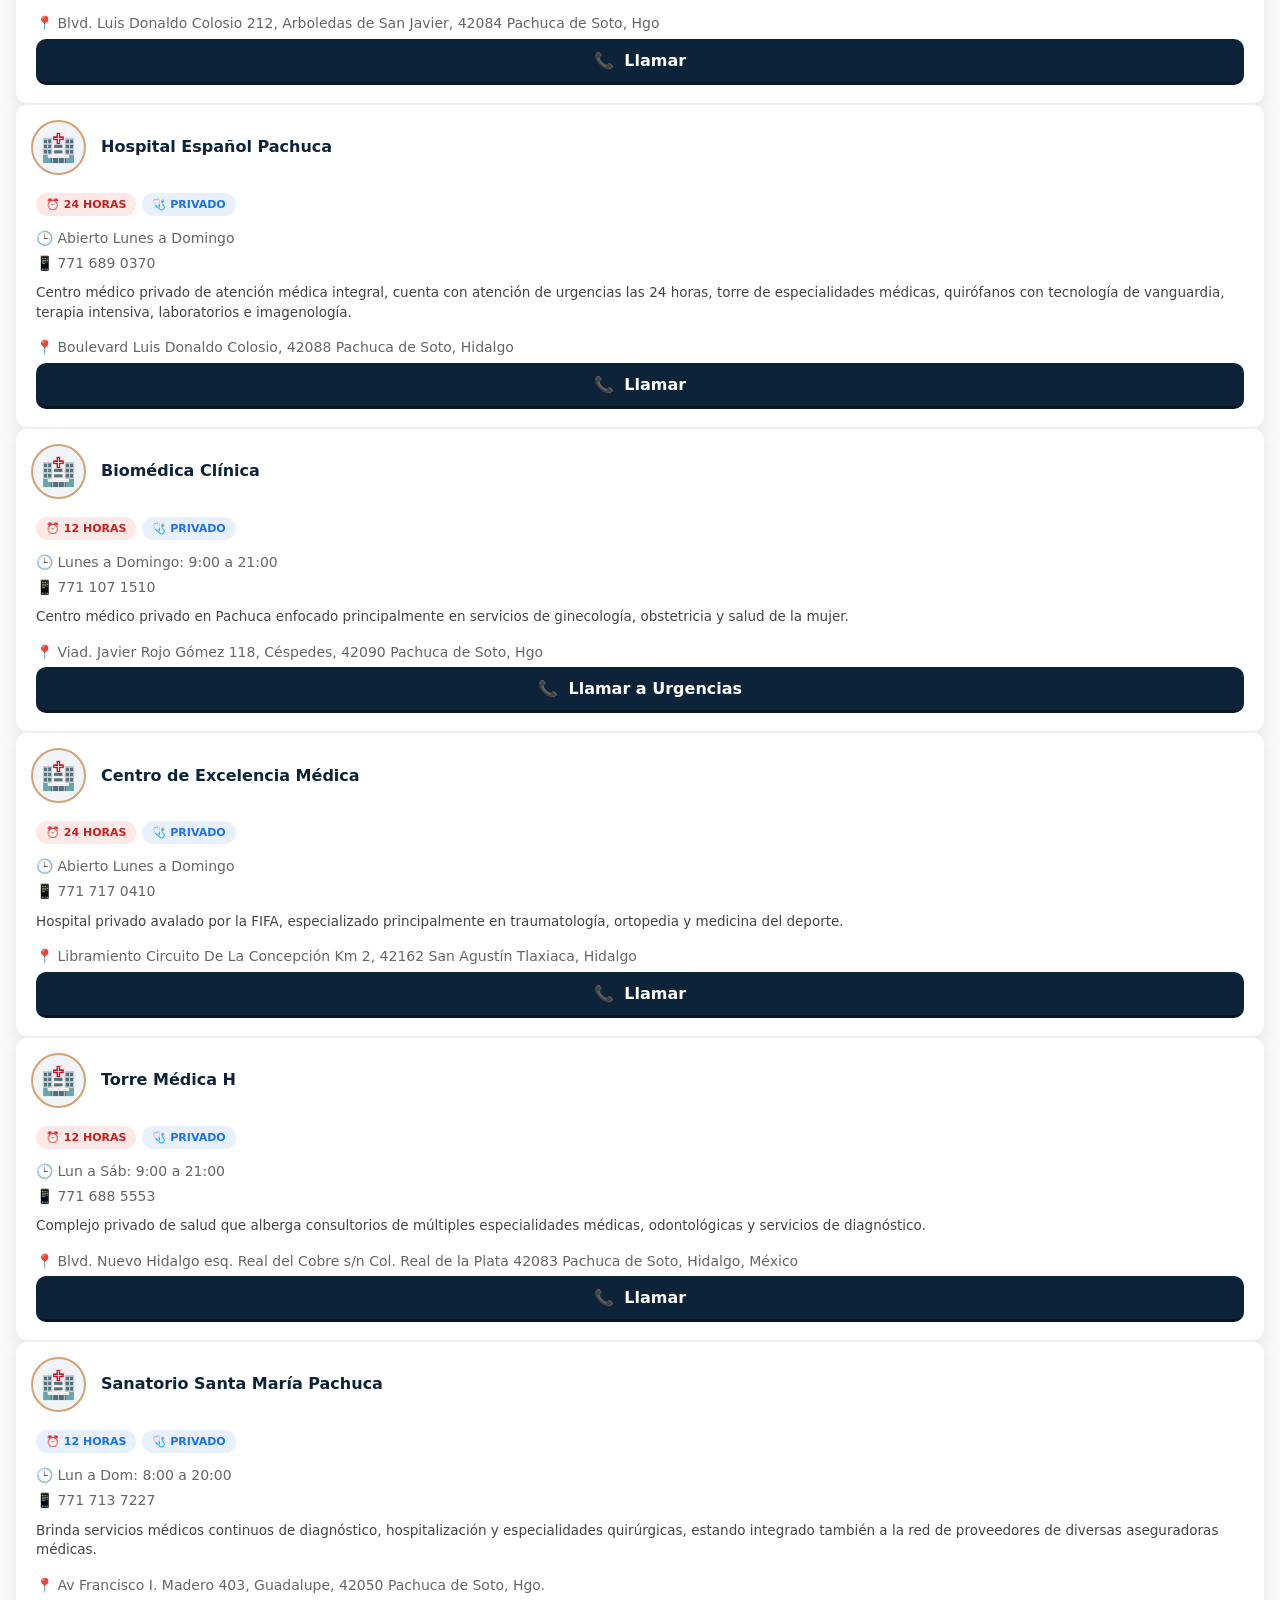
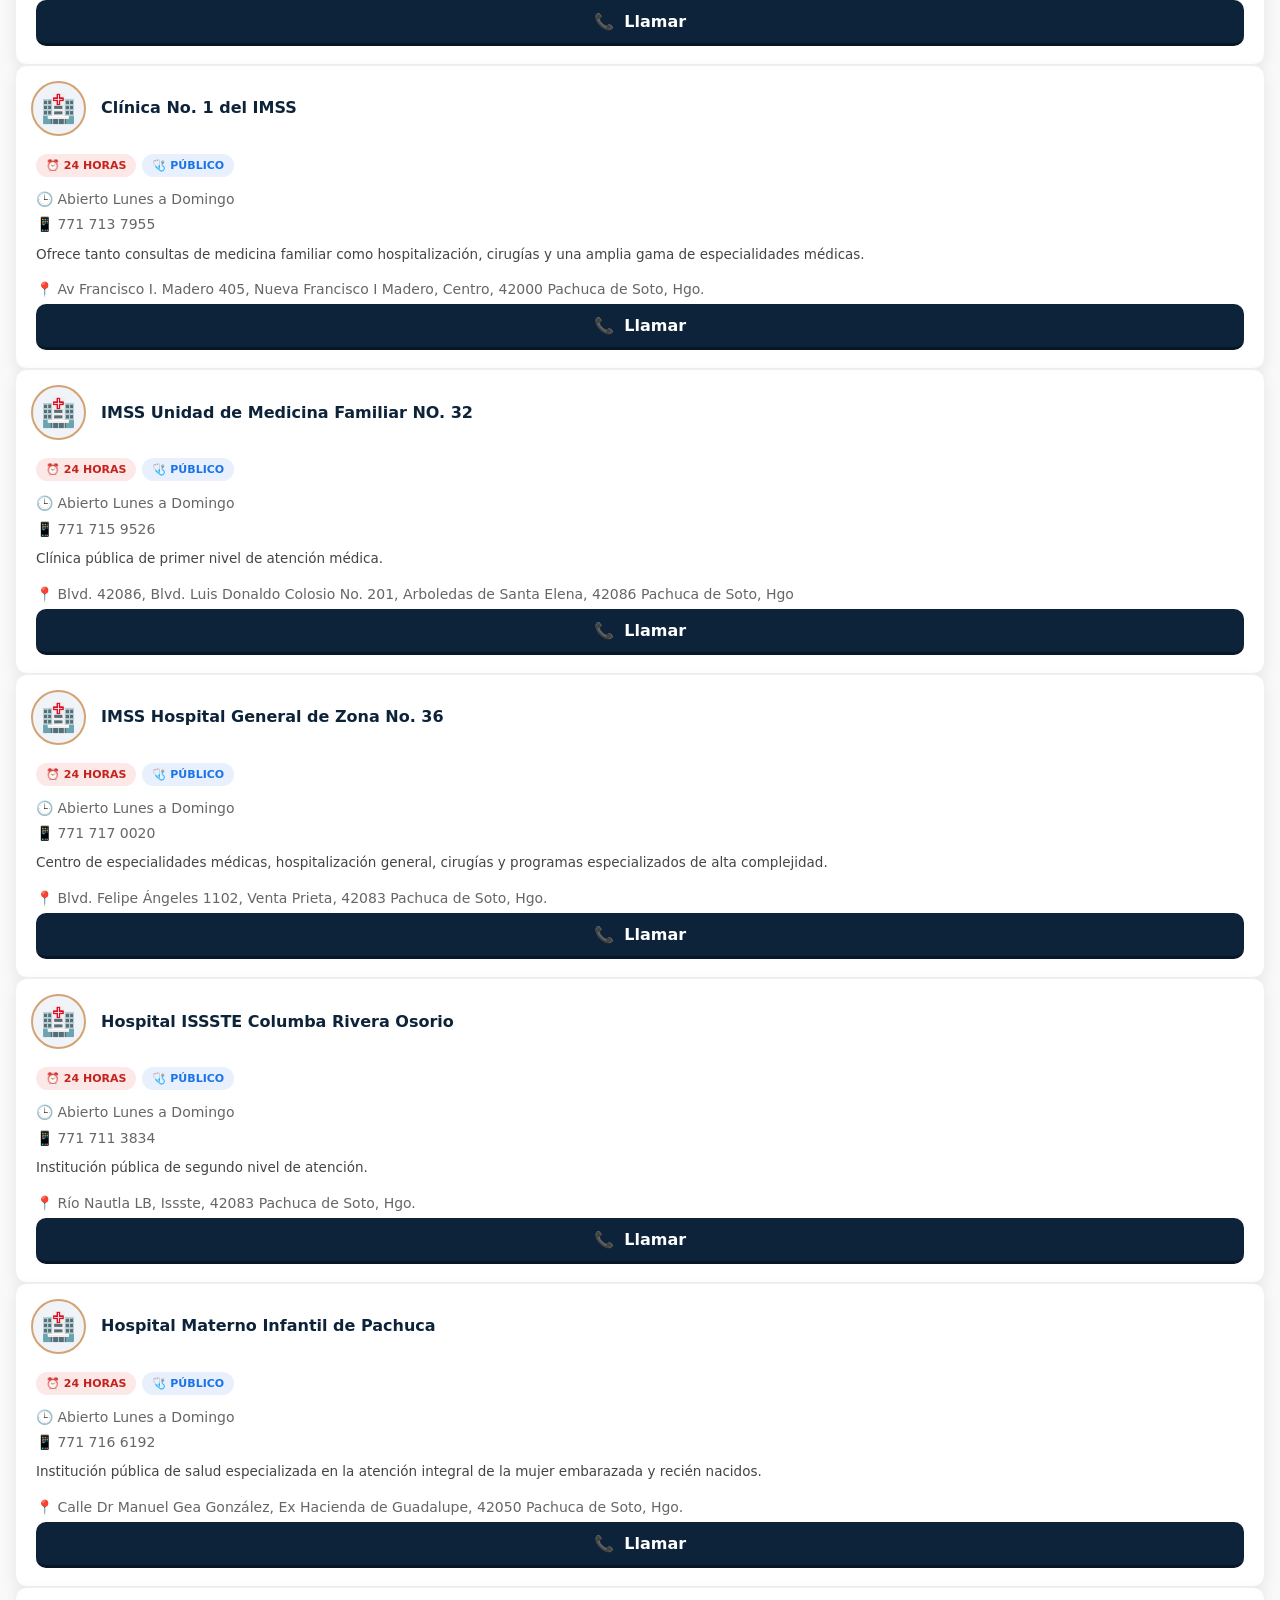
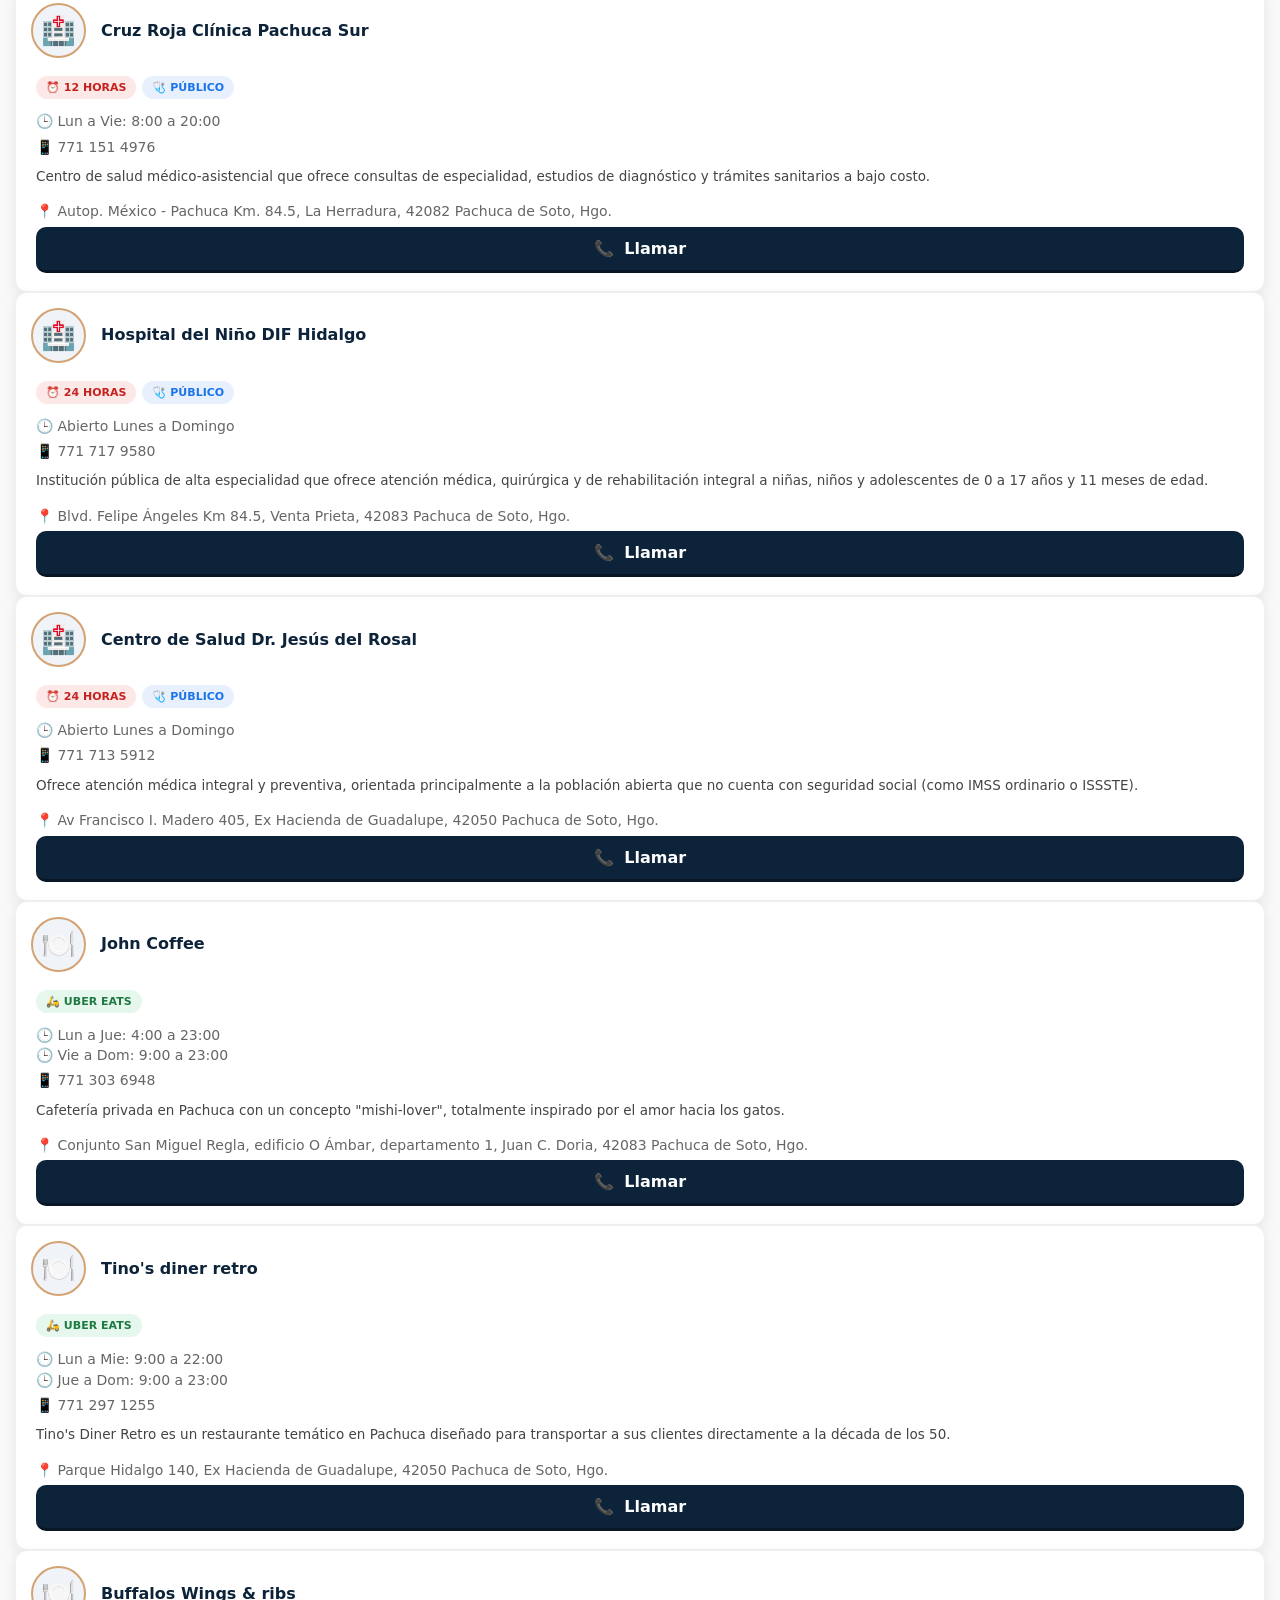
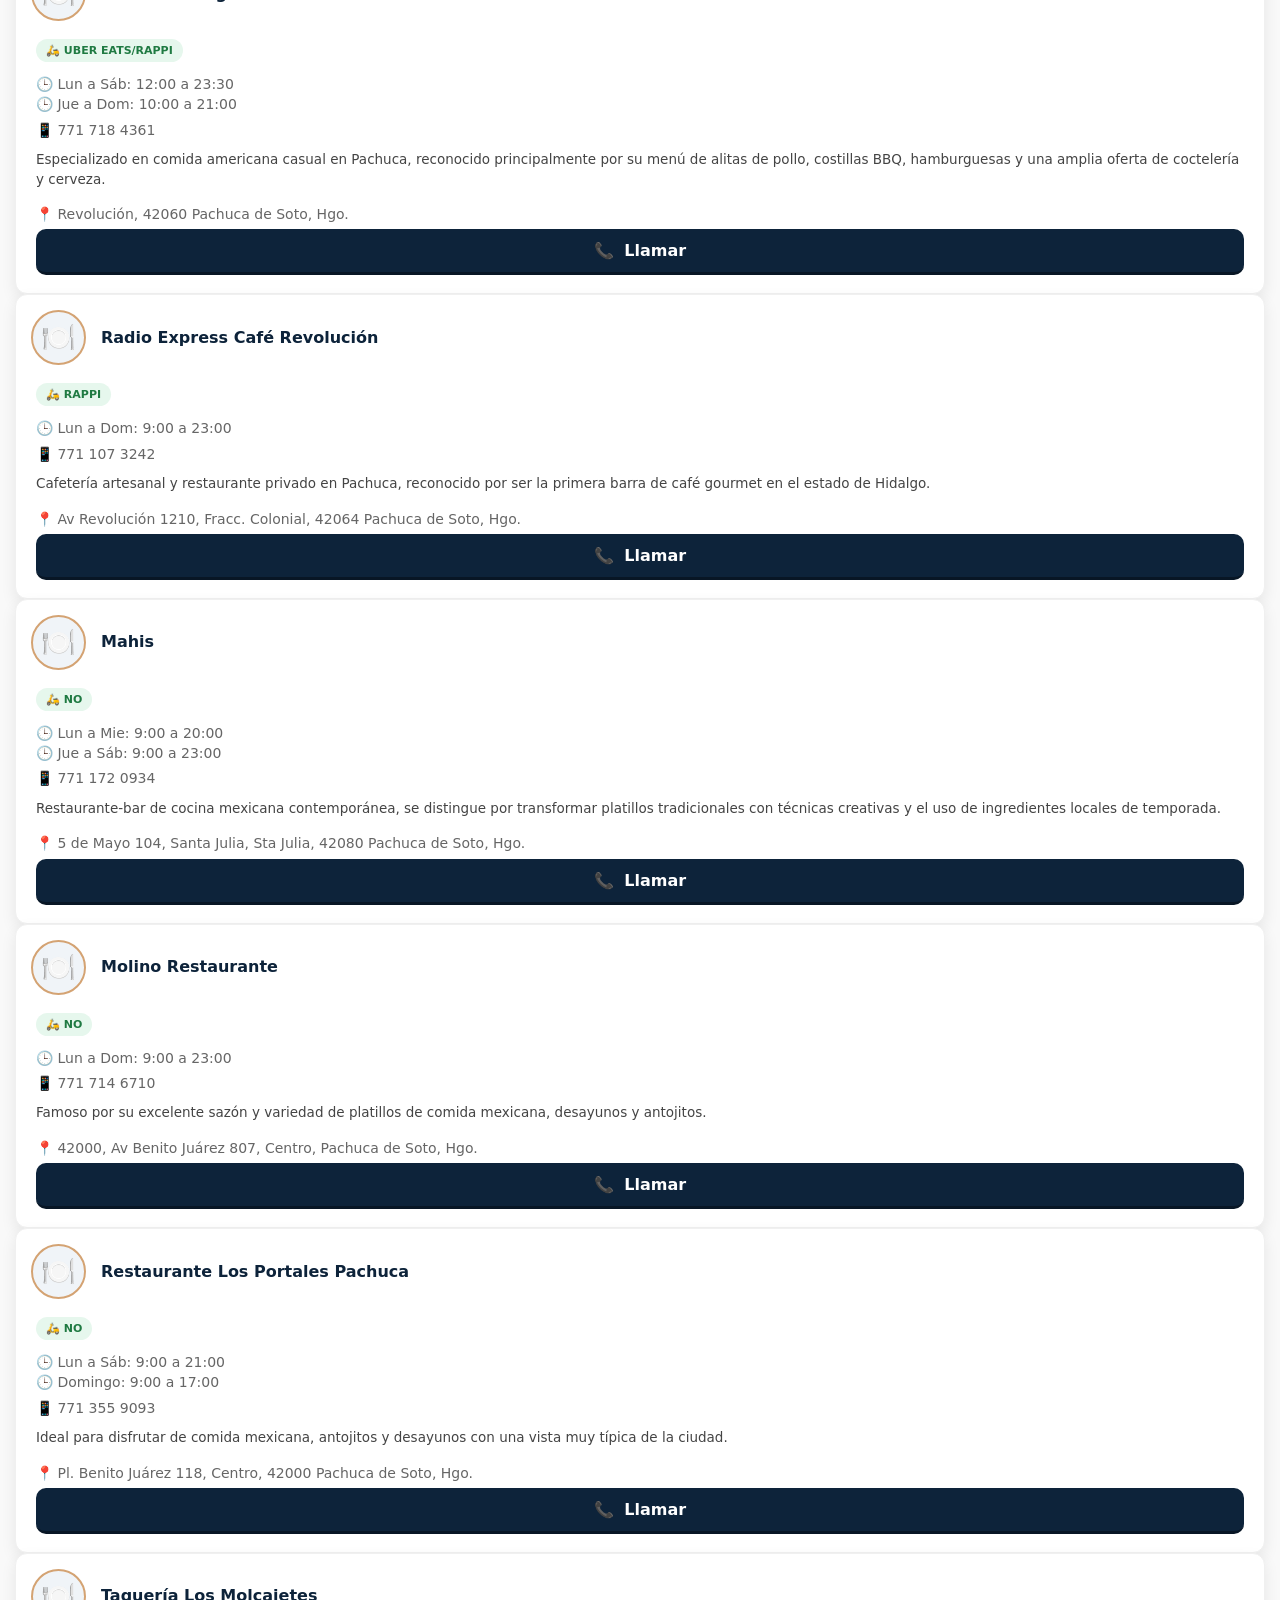
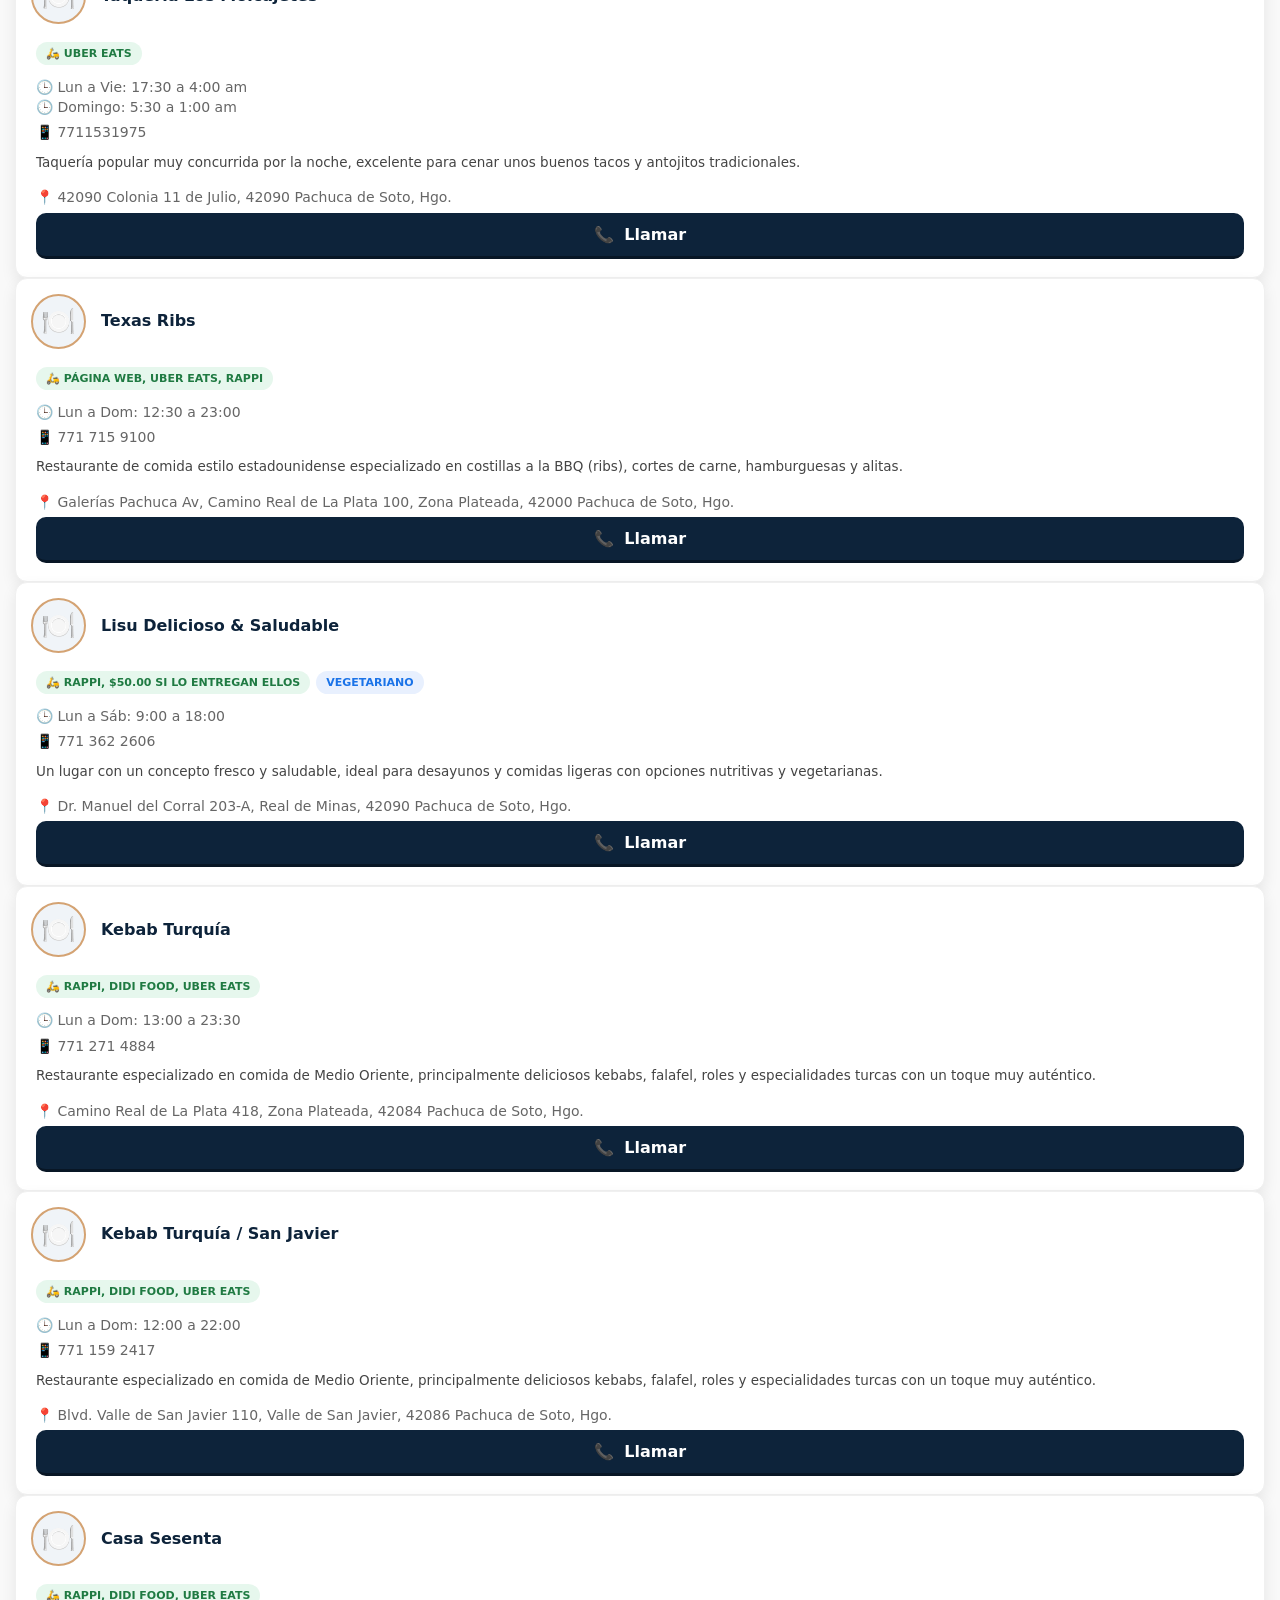
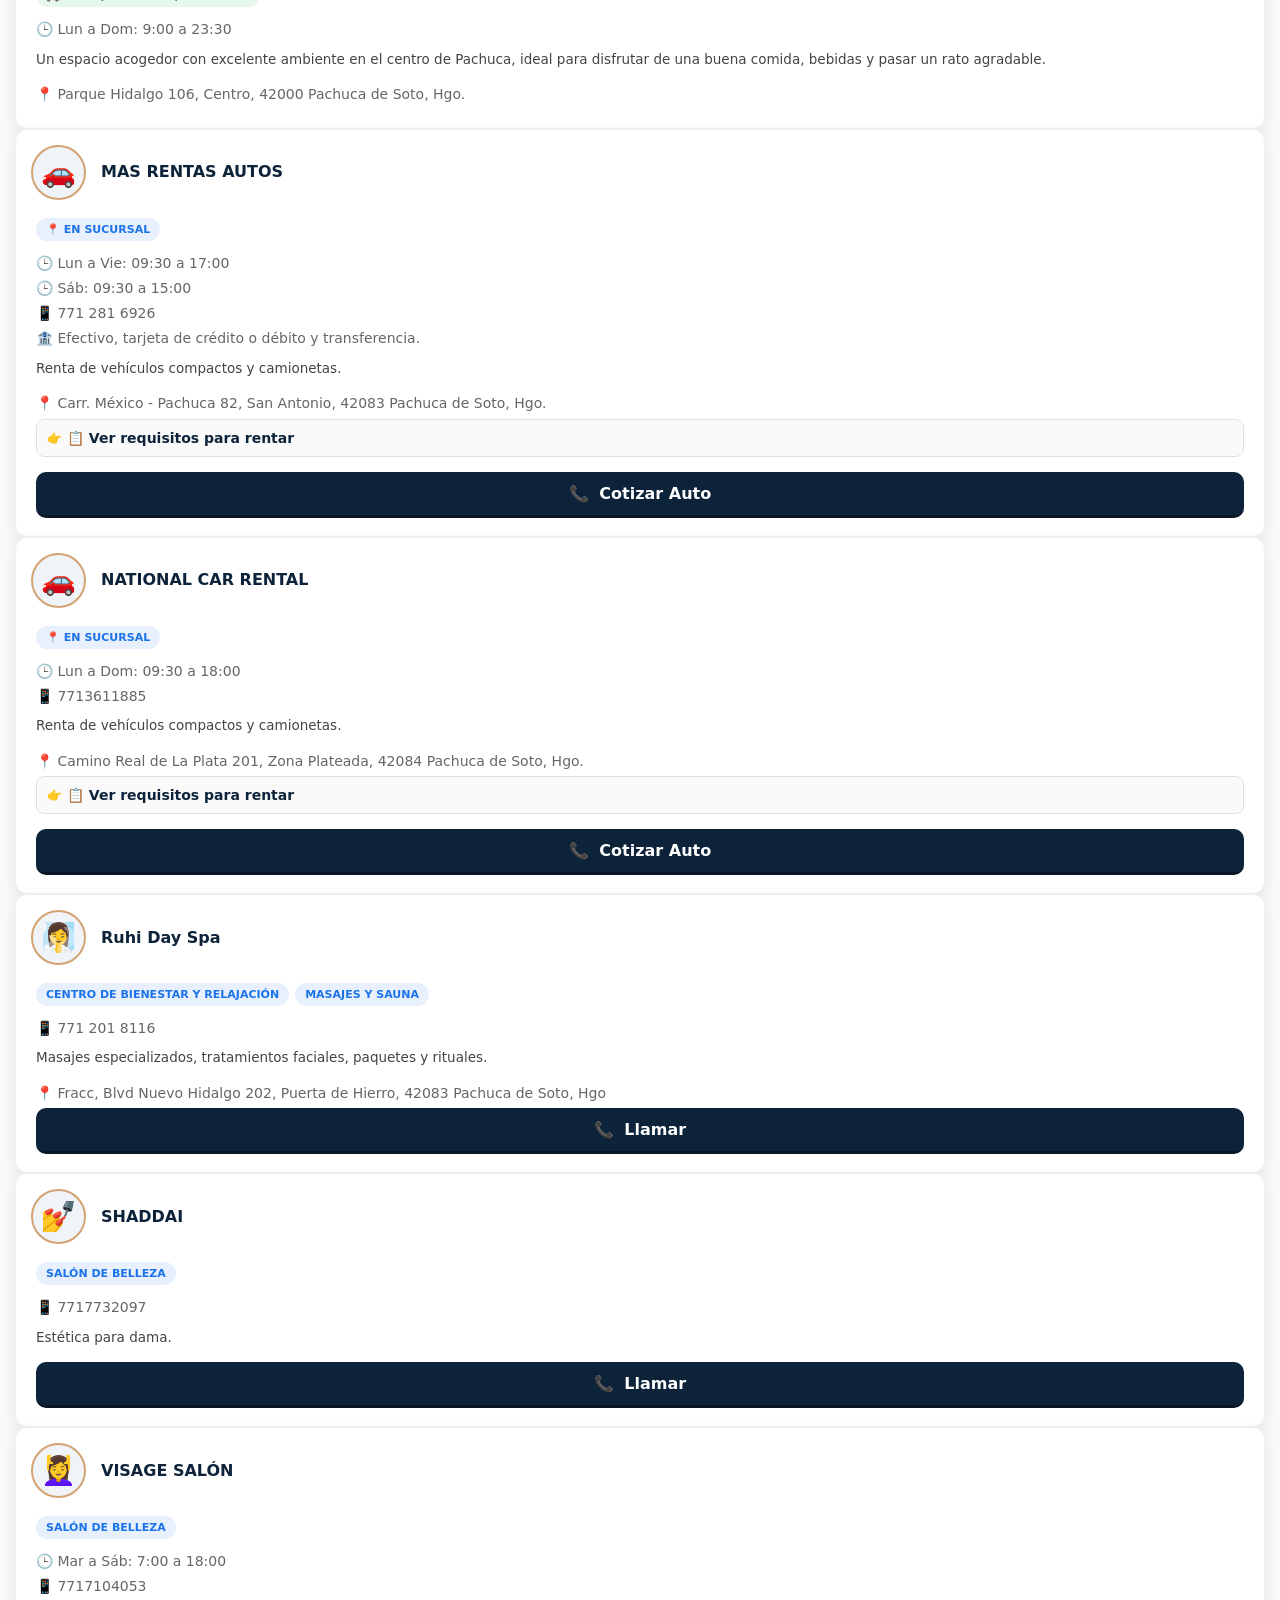
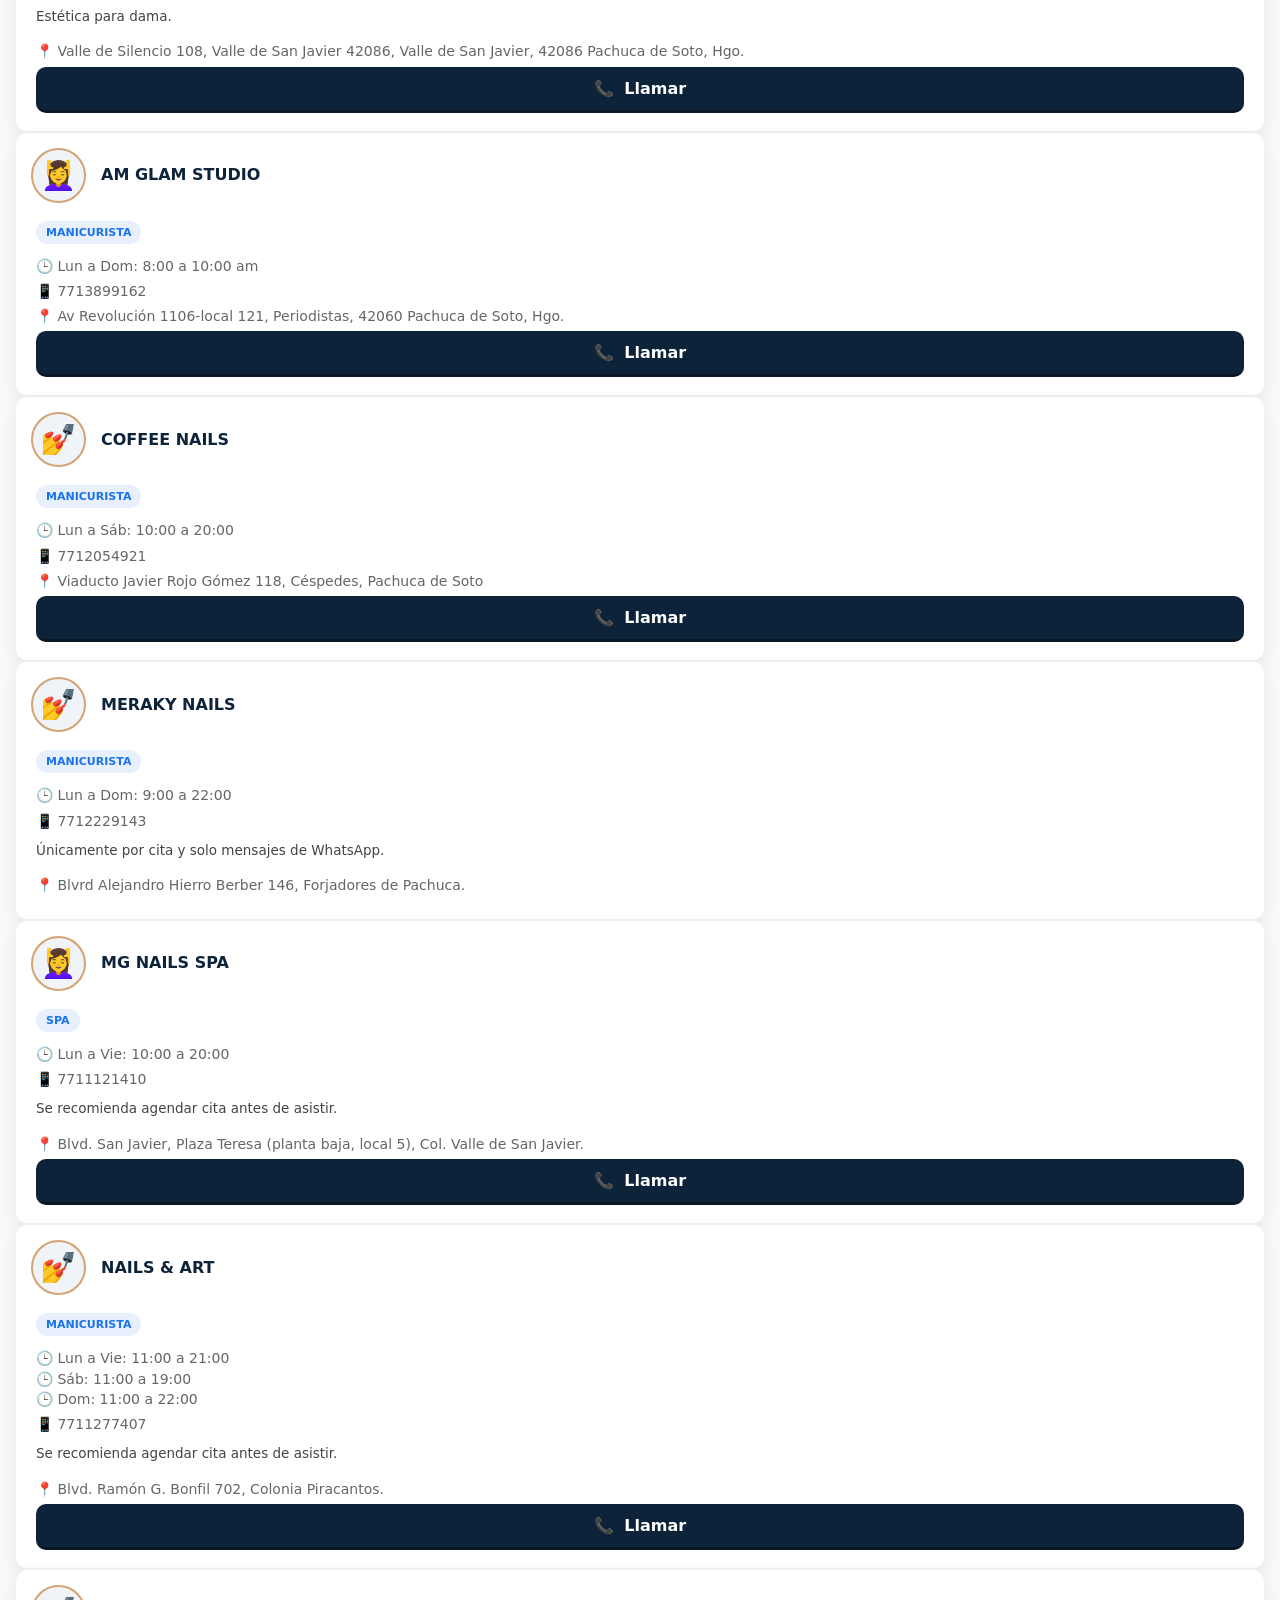
<file: otros-servicios.html>
<!DOCTYPE html>
<html lang="es">
<head>
    <meta charset="UTF-8">
    <meta name="viewport" content="width=device-width, initial-scale=1.0">
    <meta name="description" content="Directorio de servicios locales en Pachuca: salud, transporte, renta de autos, farmacias y más. Todo lo que necesitas para tu estancia en Hotel Emily y Hotel Ciros.">
    <title>Guía de Servicios Locales</title>
    <link rel="stylesheet" href="styles.css">
</head>
<body>

    <!-- CABECERA -->
    <div class="contenedor-app">
    <!-- CABECERA -->
    <header class="cabecera">
      <div class="cabecera-izq">
        <div class="logos-cabecera">
          <a href="index.html" class="titulo-cabecera">
            <img src="img/logos/Logo-Emily.webp" alt="Emily">
            <img src="img/logos/Logo-Ciros.webp" alt="Ciros">
            <img src="img/logos/Logo-Chips.webp" alt="Chips">
          </a>
                    <div class="selector-idioma" aria-label="Selector de idioma">
                        <button type="button" class="boton-idioma activo notranslate" translate="no" data-idioma="es" aria-label="Cambiar a español" title="Español">Es</button>
                        <button type="button" class="boton-idioma notranslate" translate="no" data-idioma="en" aria-label="Change to English" title="English">Ing</button>
                        <div id="google_translate_element"></div>
                    </div>
        </div>
      </div>
      <button class="boton-menu" id="btn-abrir-menu">☰</button>
    </header>

    <div class="fondo-oscuro" id="fondo-menu"></div>

    <!-- ----------------------------------------- Barra lateral ---------------------------------------------- -->
    <nav class="menu-lateral" id="menu">
      <div class="etiqueta-menu">Navegación</div>
      <a href="index.html" class="enlace-menu"><span>📍</span> Inicio</a>
      <a href="habitaciones.html" class="enlace-menu"><span>🛏️</span> Habitaciones</a>
      <a href="restaurante.html" class="enlace-menu"><span>🍽️</span> Restaurante</a>
      <a href="salones.html" class="enlace-menu"><span>🎤</span> Salones</a>
      <a href="pueblos.html" class="enlace-menu"><span>🏘️</span> Pueblos Mágicos</a>
      <a href="otros-servicios.html" class="enlace-menu  activo"><span>🗒️</span> Otros Servicios</a>
      <a href="contacto.html" class="enlace-menu"><span>📞</span> Contacto</a>
    </nav>



    <main class="seccion-guia">
      <div style="display: flex; align-items: center; gap: 8px; margin-bottom: 15px;">
            
            <button class="btn-carrusel btn-izq" id="btn-izq-filtros" style="position: relative; flex-shrink: 0; transform: none; background: #0d233a; color: white; border: none; border-radius: 50%; width: 30px; height: 30px;">❮</button>
            
            <div class="contenedor-filtros" id="carrusel-filtros" style="margin-bottom: 0; padding-bottom: 0; flex-grow: 1;">
                <button class="btn-filtro active" data-categoria="todos">⭐ Todos</button>
                <button class="btn-filtro" data-categoria="pachuca">📍 Pachuca</button>
                <button class="btn-filtro" data-categoria="salud">🏥 Salud</button>
                <button class="btn-filtro" data-categoria="transporte">🚗 Renta de autos</button>
                <button class="btn-filtro" data-categoria="estetica">✨ Belleza y Relax</button>
                <button class="btn-filtro" data-categoria="restaurantes">🎉 Restaurantes</button>
                <button class="btn-filtro" data-categoria="antros">🍾 Antros</button>
                <button class="btn-filtro" data-categoria="iglesia">⛪ Iglesias</button>
                <button class="btn-filtro" data-categoria="balnearios">♨ Balnearios</button>
                <button class="btn-filtro" data-categoria="cerrajero">🔐 Cerrajeros</button>
                <button class="btn-filtro" data-categoria="mecanico">🛠️ Mecánicos</button>
                <button class="btn-filtro" data-categoria="vulcanizadora">🧑‍🔧 Vulcanizadoras</button>
            </div>

            <button class="btn-carrusel btn-der" id="btn-der-filtros" style="position: relative; flex-shrink: 0; transform: none; background: #0d233a; color: white; border: none; border-radius: 50%; width: 30px; height: 30px;">❯</button>
        </div>
        
       <!-- Lista de negocios -->           
            <!-- Salud -->
    <!-- ---------------------------------------------------------------------------Farmacias-------------------------------------------------------- -->
            <!--Empieza FARMACIA EL BOTICARIO-->
          <div class="tarjeta-hibrida" data-cat="salud">
              <div class="encabezado-sin-foto">
                <div class="avatar-icono">⚕️</div>
                  <h3 class="titulo-negocio" style="margin: 0;">FARMACIA EL BOTICARIO</h3>
               </div>
    
            <div class="cuerpo-tarjeta">
              <div class="badges-contenedor">
                <span class="badge domicilio">🛵 Envíos a domicilio</span>
             </div>
                <p class="info-texto">🕒 Lun a Vie: 07:00 a 22:00 en sucursal.</p>
                <p class="info-texto">🕒 Sáb: 07:00 a 21:00 en sucursal</p>
                <p class="info-texto">🕒 Dom: 08:00 a 16:00 en sucursal</p>
                <p class="info-texto">📱 771 220 5690</p>
                <p class="descripcion-negocio">Enfocada en productos hospitalarios, medicamentos de difícil localización, 
                  material médico, ortopedia y fórmulas magistrales. Cubre áreas como oncología, pediatría, ginecología y nutrición.</p>
                <p class="info-texto">📍 Av Benito Juárez 1000 A-Loc 1, Maestranza Pachuca </p>
        
                <a href="tel:7712205690" class="btn-llamar"><span>📞</span> Llamar</a>
            </div>
           </div>
          <!-- AQUI TERMINA FARMACIA EL BOTICARIO -->

          <!--Empieza Farmacias del Ahorro Reloj-->
          <div class="tarjeta-hibrida" data-cat="salud">
              <div class="encabezado-sin-foto">
                <div class="avatar-icono">⚕️</div>
                  <h3 class="titulo-negocio" style="margin: 0;">Farmacias del Ahorro Reloj</h3>
               </div>
    
            <div class="cuerpo-tarjeta">
              <div class="badges-contenedor">
                <span class="badge urgencia">⏰ 24 horas</span>
                <span class="badge establecimiento">📍 A 5 minutos</span>
             </div>
                <p class="info-texto">🕒 Abierto de lunes a domingo</p>
                <p class="info-texto">📱 771 719 0300</p>
                <p class="descripcion-negocio">Ofrece orientación médica de primer contacto. Cerca de Hotel Emily y Hotel Ciros.</p>
                <p class="info-texto">📍 Ignacio Allende esq. Doria ext:300, Centro, 42000 Pachuca de Soto, Hgo. </p>
        
                <a href="tel:7717190300" class="btn-llamar"><span>📞</span> Llamar</a>
            </div>
           </div>
          <!-- AQUI TERMINA Farmacias del Ahorro Reloj -->

          <!--Empieza Farmacias Similares Pachuca Guerrero-->
          <div class="tarjeta-hibrida" data-cat="salud">
              <div class="encabezado-sin-foto">
                <div class="avatar-icono">⚕️</div>
                  <h3 class="titulo-negocio" style="margin: 0;">Farmacias Similares Pachuca Guerrero</h3>
               </div>
    
            <div class="cuerpo-tarjeta">
              <div class="badges-contenedor">
                <span class="badge domicilio">🛵 Envíos a domicilio</span>
                <span class="badge establecimiento">📍 Vicente Guerrero</span>
             </div>
                <p class="info-texto">🕒 Lun a Sáb: 7:00 a 22:00</p>
                <p class="info-texto">🕒 Domingo: 9:00 - 21:00</p>
                <p class="info-texto">📱 800 911 6666</p>
                <p class="descripcion-negocio">Ofrece orientación médica de primer contacto. Los médicos suelen
                   estar disponibles en horarios similares a la farmacia, aunque se recomienda llegar temprano debido a que atienden por orden de llegada.</p>
                <p class="info-texto">📍 C. Vicente Guerrero 704, Centro, 42000 Pachuca de Soto, Hgo.</p>
        
                <a href="tel:8009116666" class="btn-llamar"><span>📞</span> Llamar</a>
            </div>
           </div>
          <!-- AQUI TERMINA Farmacias Similares Pachuca Guerrero -->
            
      <!-- ---------------------------------------------------------------------Doctores-------------------------------------------------------------- -->      
          <!--Empieza DRA.PAOLA RUIZ/FAM-->
          <div class="tarjeta-hibrida" data-cat="salud">
              <div class="encabezado-sin-foto">
                <div class="avatar-icono">👩‍⚕️ </div>
                  <h3 class="titulo-negocio" style="margin: 0;">DRA.PAOLA RUIZ (Médico Familiar)</h3>
               </div>
    
            <div class="cuerpo-tarjeta">
              <div class="badges-contenedor">
                <span class="badge domicilio">🛵 A la habitación</span>
                <span class="badge establecimiento">📍 Fraccionamiento Tizoc</span>
             </div>
                <p class="info-texto">🕒 Lun a Vie: 09:00 a 20:00 en sucursal</p>
                <p class="info-texto">🕒 Lun a Vie: 24 Horas </p>
                <p class="info-texto">📱 7714113314</p>
                <p class="info-texto">🏦 Efectivo, tarjeta o transferencia bancaria. El pago se realiza por cada consulta efectuada.</p>
                <p class="descripcion-negocio">Atención médica para huéspedes y colaboradores del Hotel Emily.</p>
                <p class="info-texto">📍 Carr. México - Pachuca 82, San Antonio, 42083 Pachuca de Soto, Hgo</p>
        
        <!--LISTA DESPLEGABLE -->
            <details class="caja-requisitos">
              <summary>📋 La consulta incluye:</summary>
                <ul>
                  <li>Valoración médica.</li>
                  <li>Diagnóstico y receta.</li>
                  <li>Toma de signos vitales y glucosa.</li>
                  <li>Curaciones y vendajes.</li>
                  <li>Aplicación de una dosis inicial de medicamento cuando sea necesario.</li>
                  <li>No incluye: Procedimientos especiales, medicamentos e insumos adicionales, los cuales tienen un costo extra.</li>
                  <li>Costo por consulta: $680 MXN. El precio no incluye IVA; en caso de requerir factura, se agregará el IVA correspondiente al costo final.</li>
               </ul>
           </details>
                <a href="tel:7714113314" class="btn-llamar"><span>📞</span> Llamar</a>
            </div>
           </div>
          <!-- AQUI TERMINA DRA.PAOLA RUIZ/FAM -->

          <!--Empieza DR.GUILLERMO MONTER/ GRAL.-->
          <div class="tarjeta-hibrida" data-cat="salud">
              <div class="encabezado-sin-foto">
                <div class="avatar-icono">👨‍⚕️</div>
                  <h3 class="titulo-negocio" style="margin: 0;">DR.GUILLERMO MONTER (Médico General)</h3>
               </div>
    
            <div class="cuerpo-tarjeta">
              <div class="badges-contenedor">
                <span class="badge domicilio">🛵 A la habitación</span>
                <span class="badge establecimiento">📍 Real de Minas</span>
             </div>
                <p class="info-texto">🕒 Atención médica disponible las 24 horas, los 365 días del año.</p>
                <p class="info-texto">📱 Urgencias: 771 293 9396</p>
                <p class="info-texto">📱 Agendar cita: 771 630 9864</p>
                <p class="descripcion-negocio">Atención médica para huéspedes.</p>
                <p class="info-texto">📍 Calle José María Pino Suárez #410, Col. Real de Minas, C.P. 42090, Pachuca de Soto, Hidalgo</p>
        
        <!--LISTA DESPLEGABLE -->
            <details class="caja-requisitos">
              <summary>📋 La consulta incluye:</summary>
                <ul>
                  <li>Consulta médica a domicilio.</li>
                  <li>Atención de urgencias médicas.</li>
                  <li>Valoración y manejo hospitalario cuando el estado del paciente lo requiere.</li>
                  <li> Emisión de recetas médicas, certificados médicos y seguimiento clínico.</li>
               </ul>
           </details>
                <a href="tel:7716309864" class="btn-llamar"><span>📞</span> Llamar</a>
            </div>
           </div>
          <!-- AQUI TERMINA DR.GUILLERMO MONTER/ GRAL -->


    <!-- ---------------------------------------------------------------------Dentistas--------------------------------------------------------------------- -->
          <!--Empieza Alta Dent-->
          <div class="tarjeta-hibrida" data-cat="salud">
              <div class="encabezado-sin-foto">
                <div class="avatar-icono">🦷</div>
                  <h3 class="titulo-negocio" style="margin: 0;">Alta Dent</h3>
               </div>
    
            <div class="cuerpo-tarjeta">
              <div class="badges-contenedor">
                <span class="badge domicilio">Dentista</span>
             </div>
                <p class="info-texto">🕒 Lun a Vie: 10:00 a 20:00 <br /> 🕒 Sáb: 10:00 a 14:00</p>
                <p class="info-texto">📱 771 713 5419</p>
                <p class="descripcion-negocio">Centro especializado en la estética dental avanzada.</p>
                <p class="info-texto">📍 C. Ignacio Allende 504, Centro, 42000 Pachuca de Soto, Hgo.</p>
        
                <a href="tel:7717135419" class="btn-llamar"><span>📞</span> Llamar</a>
            </div>
           </div>
          <!-- AQUI TERMINA Alta Dent -->

          <!--Empieza Consultorio Dental Dra. Ericka-->
          <div class="tarjeta-hibrida" data-cat="salud">
              <div class="encabezado-sin-foto">
                <div class="avatar-icono">🦷</div>
                  <h3 class="titulo-negocio" style="margin: 0;">Consultorio Dental Dra. Ericka</h3>
               </div>
    
            <div class="cuerpo-tarjeta">
              <div class="badges-contenedor">
                <span class="badge domicilio">Dentista</span>
             </div>
                <p class="info-texto">🕒 Lun a Vie: 17:00 a 20:30 <br /> 🕒 Sáb: 10:00 a 14:00</p>
                <p class="info-texto">📱 771 715 2990</p>
                <p class="descripcion-negocio">Espacio médico privado de atención odontológica general y familiar. 
                  Se enfoca principalmente en la odontología general, prevención y mantenimiento bucodental básico</p>
                <p class="info-texto">📍 Viad. Nuevo Hidalgo 104, Centro, 42000 Pachuca de Soto, Hgo.</p>
        
                <a href="tel:7717152990" class="btn-llamar"><span>📞</span> Llamar</a>
            </div>
           </div>
          <!-- AQUI TERMINA Consultorio Dental Dra. Ericka -->

    <!-- -------------------------------------------------------------------- Clinicas ---------------------------------------------------------------------- -->
          <!--Empieza ACTIVE POINT-->
          <div class="tarjeta-hibrida" data-cat="salud">
              <div class="encabezado-sin-foto">
                <div class="avatar-icono">💉</div>
                  <h3 class="titulo-negocio" style="margin: 0;">Active Point</h3>
               </div>

          <div class="cuerpo-tarjeta">
              <div class="badges-contenedor">
                <span class="badge establecimiento"> Clínica de Rehabilitación y Terapia Física</span>
             </div>
                <p class="info-texto">🕒 Lun a Sáb: 9:00 a 18:00</p>
                <p class="info-texto">📱 771 151 4500</p>
                <p class="descripcion-negocio"> El centro está especializado en acelerar la recuperación de sus pacientes 
                  combinando la atención de profesionales con equipamiento tecnológico avanzado.</p>
                <p class="info-texto">📍 Av Ferrocarril Central 121, Zona Plateada, 42080 Pachuca de Soto, Hgo</p>
        
                <a href="tel:7711514500" class="btn-llamar"><span>📞</span> Llamar</a>
            </div>
           </div>
          <!-- AQUI TERMINA ACTIVE POINT -->

          <!--Empieza Terapia Móvil-->
          <div class="tarjeta-hibrida" data-cat="salud">
              <div class="encabezado-sin-foto">
                <div class="avatar-icono">💉</div>
                  <h3 class="titulo-negocio" style="margin: 0;">Terapia Móvil</h3>
               </div>

          <div class="cuerpo-tarjeta">
              <div class="badges-contenedor">
                <span class="badge establecimiento"> Ambulancias</span>
             </div>
                <p class="info-texto">🕒 Abierto 24 horas</p>
                <p class="info-texto">📱 771 567 7945</p>
                                <p class="descripcion-negocio">Servicio de ambulancias, urgencias 24/7, traslados locales y foráneos,
                                    traslados a estudios, unidades de cuidados intensivos, cobertura de eventos especiales.</p>
                <p class="info-texto">📍 Mérida 209, Venustiano Carranza, 42030 Pachuca de Soto, Hgo.</p>
        
                <a href="tel:7715677945" class="btn-llamar"><span>📞</span> Llamar</a>
            </div>
           </div>
          <!-- AQUI TERMINA Terapia Móvil -->
          
          <!--Empieza Clínica San Francisco-->
          <div class="tarjeta-hibrida" data-cat="salud">
              <div class="encabezado-sin-foto">
                <div class="avatar-icono">💉</div>
                  <h3 class="titulo-negocio" style="margin: 0;">Clínica San Francisco</h3>
               </div>

          <div class="cuerpo-tarjeta">
              <div class="badges-contenedor">
                <span class="badge establecimiento">Clinica</span>
             </div>
                <p class="info-texto">🕒 Lun a Sáb: 10:30 a 19:00</p>
                <p class="info-texto">📱 771 715 3212</p>
                <p class="descripcion-negocio"> Su enfoque principal es la atención gineco-obstétrica, el control de 
                  embarazos, partos y la consulta médica pediátrica y familiar.</p>
                <p class="info-texto">📍 II Calle Maestro Julián Carrillo 406, Julián Carrillo, 42018 Pachuca de Soto, Hgo.</p>
        
                <a href="tel:7717153212" class="btn-llamar"><span>📞</span> Llamar</a>
            </div>
           </div>
          <!-- AQUI TERMINA Clínica San Francisco -->

          <!--Empieza Sanatorio Lagarde Ginecólogo, ultrasonido-->
          <div class="tarjeta-hibrida" data-cat="salud">
              <div class="encabezado-sin-foto">
                <div class="avatar-icono">💉</div>
                  <h3 class="titulo-negocio" style="margin: 0;">Sanatorio Lagarde Ginecólogo, ultrasonido</h3>
               </div>

          <div class="cuerpo-tarjeta">
              <div class="badges-contenedor">
                <span class="badge establecimiento">Clinica</span>
             </div>
                <p class="info-texto">🕒 Lun a Vie: 9:00 a 20:00 <br /> 🕒 Sáb: 9:00 a 14:00</p>
                <p class="info-texto">📱 771 715 4975</p>
                <p class="descripcion-negocio"> Su enfoque principal es la atención gineco-obstétrica, el control de 
                  embarazos, partos y la consulta médica pediátrica y familiar.</p>
                <p class="info-texto">📍 C. Ignacio Allende 516, Centro, 42000 Pachuca de Soto, Hgo.</p>
        
                <a href="tel:7717154975" class="btn-llamar"><span>📞</span> Llamar</a>
            </div>
           </div>
          <!-- AQUI TERMINA Sanatorio Lagarde Ginecólogo, ultrasonido -->

    <!-- ------------------------------------------------------------------------ Laboratorios ------------------------------------------------------------------ -->
          <!--Empieza Grupo Acosta Laboratorio-->
          <div class="tarjeta-hibrida" data-cat="salud">
              <div class="encabezado-sin-foto">
                <div class="avatar-icono">🧪</div>
                  <h3 class="titulo-negocio" style="margin: 0;">Grupo Acosta Laboratorio</h3>
               </div>

          <div class="cuerpo-tarjeta">
              <div class="badges-contenedor">
                <span class="badge establecimiento">Laboratorio</span>
             </div>
                <p class="info-texto">🕒 Lun a Sáb: 7:00 a 20:00 <br />  🕒 Domingo: 8:00 a 15:00</p>
                <p class="info-texto">📱 800 838 0656</p>
                <p class="descripcion-negocio"> Red privada de laboratorios de análisis clínicos, diagnóstico molecular e imagenología.</p>
                <p class="info-texto">📍 Xicoténcatl 100, Centro, 42000 Pachuca de Soto, Hgo.</p>
        
                <a href="tel:8008380656" class="btn-llamar"><span>📞</span> Llamar</a>
            </div>
           </div>
          <!-- AQUI TERMINA Grupo Acosta Laboratorio -->

          <!--Empieza Laboratorio DMH-->
          <div class="tarjeta-hibrida" data-cat="salud">
              <div class="encabezado-sin-foto">
                <div class="avatar-icono">🧪</div>
                  <h3 class="titulo-negocio" style="margin: 0;">Laboratorio DMH</h3>
               </div>

          <div class="cuerpo-tarjeta">
              <div class="badges-contenedor">
                <span class="badge establecimiento">Laboratorio</span>
             </div>
                <p class="info-texto">🕒 Lun a Vie: 7:00 a 20:00 <br />🕒 Sáb: 7:00 am a 15:00 <br />   🕒 Domingo: 8:00 am a 14:00 pm</p>
                <p class="info-texto">📱 771 715 0394</p>
                <p class="descripcion-negocio"> Centro privado de diagnóstico clínico, bacteriológico y gabinete de imagenología.</p>
                <p class="info-texto">📍 Cl. Miguel Hidalgo 604, Centro, 42000 Pachuca de Soto, Hgo.</p>
        
                <a href="tel:7717150394" class="btn-llamar"><span>📞</span> Llamar</a>
            </div>
           </div>
          <!-- AQUI TERMINA Laboratorio DMH -->
          


    <!-- --------------------------------------------------------------------- Hospitales Privados ----------------------------------------------------------- -->
          <!--Empieza Intermedica-->
          <div class="tarjeta-hibrida" data-cat="salud">
                <div class="encabezado-sin-foto">
                    <div class="avatar-icono">🏥</div>
                    <h3 class="titulo-negocio" style="margin: 0;">Hospital Intermédica</h3>
                </div>
                
                <div class="cuerpo-tarjeta">
                    <div class="badges-contenedor">
                        <span class="badge urgencia">⏰ 24 horas</span>
                        <span class="badge establecimiento">🩺 Privado</span>
                    </div>
                    <p class="info-texto">🕒 Abierto Lunes a Domingo</p>
                    <p class="info-texto">📱 771 716 6790</p>
                    <p class="descripcion-negocio">Cuenta con atención de urgencias las 24 horas, unidades de 
                      hemodiálisis en su centro nefrológico, servicios de imagenología avanzada, laboratorio clínico, clínica de la mujer y maternidad.</p>
                    <p class="info-texto">📍 Blvd. Luis Donaldo Colosio 212, Arboledas de San Javier, 42084 Pachuca de Soto, Hgo</p>
                    <a href="tel:7717166790" class="btn-llamar"><span>📞</span> Llamar</a>
                </div>
            </div>
            <!--Termina Intermedica-->

            <!--Empieza Hospital Español Pachuca-->
          <div class="tarjeta-hibrida" data-cat="salud">
                <div class="encabezado-sin-foto">
                    <div class="avatar-icono">🏥</div>
                    <h3 class="titulo-negocio" style="margin: 0;">Hospital Español Pachuca</h3>
                </div>
                
                <div class="cuerpo-tarjeta">
                    <div class="badges-contenedor">
                        <span class="badge urgencia">⏰ 24 horas</span>
                        <span class="badge establecimiento">🩺 Privado</span>
                    </div>
                    <p class="info-texto">🕒 Abierto Lunes a Domingo</p>
                    <p class="info-texto">📱 771 689 0370</p>
                    <p class="descripcion-negocio">Centro médico privado de atención médica integral, cuenta con 
                      atención de urgencias las 24 horas, torre de especialidades médicas, quirófanos con tecnología 
                      de vanguardia, terapia intensiva, laboratorios e imagenología.</p>
                    <p class="info-texto">📍 Boulevard Luis Donaldo Colosio, 42088 Pachuca de Soto, Hidalgo</p>
                    <a href="tel:7716890370" class="btn-llamar"><span>📞</span> Llamar</a>
                </div>
            </div>
            <!--Termina Hospital Español Pachuca-->

            <!--Empieza Biomédica Clínica-->
          <div class="tarjeta-hibrida" data-cat="salud">
                <div class="encabezado-sin-foto">
                    <div class="avatar-icono">🏥</div>
                    <h3 class="titulo-negocio" style="margin: 0;">Biomédica Clínica</h3>
                </div>
                
                <div class="cuerpo-tarjeta">
                    <div class="badges-contenedor">
                        <span class="badge urgencia">⏰ 12 Horas</span>
                        <span class="badge establecimiento">🩺 Privado</span>
                    </div>
                    <p class="info-texto">🕒 Lunes a Domingo: 9:00 a 21:00</p>
                    <p class="info-texto">📱 771 107 1510</p>
                    <p class="descripcion-negocio">Centro médico privado en Pachuca enfocado principalmente
                       en servicios de ginecología, obstetricia y salud de la mujer.</p>
                    <p class="info-texto">📍 Viad. Javier Rojo Gómez 118, Céspedes, 42090 Pachuca de Soto, Hgo</p>
                    <a href="tel:7711071510" class="btn-llamar"><span>📞</span> Llamar a Urgencias</a>
                </div>
            </div>
            <!--Termina Biomédica Clínica-->

            <!--Empieza Centro de Excelencia Médica-->
          <div class="tarjeta-hibrida" data-cat="salud">
                <div class="encabezado-sin-foto">
                    <div class="avatar-icono">🏥</div>
                    <h3 class="titulo-negocio" style="margin: 0;">Centro de Excelencia Médica</h3>
                </div>
                
                <div class="cuerpo-tarjeta">
                    <div class="badges-contenedor">
                        <span class="badge urgencia">⏰ 24 horas</span>
                        <span class="badge establecimiento">🩺 Privado</span>
                    </div>
                    <p class="info-texto">🕒 Abierto Lunes a Domingo</p>
                    <p class="info-texto">📱 771 717 0410</p>
                    <p class="descripcion-negocio">Hospital privado avalado por la FIFA, especializado 
                      principalmente en traumatología, ortopedia y medicina del deporte.</p>
                    <p class="info-texto">📍 Libramiento Circuito De La Concepción Km 2, 42162 San Agustín Tlaxiaca, Hidalgo</p>
                    <a href="tel:7717170410" class="btn-llamar"><span>📞</span> Llamar </a>
                </div>
            </div>
            <!--Termina Centro de Excelencia Medica-->

            <!--Empieza Torre Médica H-->
          <div class="tarjeta-hibrida" data-cat="salud">
                <div class="encabezado-sin-foto">
                    <div class="avatar-icono">🏥</div>
                    <h3 class="titulo-negocio" style="margin: 0;">Torre Médica H</h3>
                </div>
                
                <div class="cuerpo-tarjeta">
                    <div class="badges-contenedor">
                        <span class="badge urgencia">⏰ 12 Horas</span>
                        <span class="badge establecimiento">🩺 Privado</span>
                    </div>
                    <p class="info-texto">🕒 Lun a Sáb: 9:00 a 21:00 </p>
                    <p class="info-texto">📱 771 688 5553</p>
                    <p class="descripcion-negocio">Complejo privado de salud que alberga consultorios de múltiples especialidades médicas, 
                      odontológicas y servicios de diagnóstico.</p>
                    <p class="info-texto">📍 Blvd. Nuevo Hidalgo esq. Real del Cobre s/n Col. Real de la Plata 42083 Pachuca de Soto, Hidalgo, México</p>
                    <a href="tel:7716885553" class="btn-llamar"><span>📞</span> Llamar </a>
                </div>
            </div>
            <!--Termina Torre Médica H-->

            <!--Empieza Sanatorio Santa María Pachuca-->
          <div class="tarjeta-hibrida" data-cat="salud">
              <div class="encabezado-sin-foto">
                <div class="avatar-icono">🏥</div>
                  <h3 class="titulo-negocio" style="margin: 0;">Sanatorio Santa María Pachuca</h3>
               </div>

          <div class="cuerpo-tarjeta">
              <div class="badges-contenedor">
                <span class="badge establecimiento">⏰ 12 Horas </span>
                <span class="badge establecimiento">🩺 Privado</span>
             </div>
                <p class="info-texto">🕒 Lun a Dom: 8:00 a 20:00</p>
                <p class="info-texto">📱 771 713 7227</p>
                <p class="descripcion-negocio"> Brinda servicios médicos continuos de diagnóstico, 
                  hospitalización y especialidades quirúrgicas, estando integrado también a la red de proveedores de diversas aseguradoras médicas.</p>
                <p class="info-texto">📍 Av Francisco I. Madero 403, Guadalupe, 42050 Pachuca de Soto, Hgo.</p>
        
                <a href="tel:7717137227" class="btn-llamar"><span>📞</span> Llamar</a>
            </div>
           </div>
          <!-- AQUI TERMINA Sanatorio Santa María Pachuca-->


    <!-- ------------------------------------------------------------------ Hospitales Público -------------------------------------------------------- -->
            <!--Empieza Clínica No. 1 del IMSS-->
          <div class="tarjeta-hibrida" data-cat="salud">
                <div class="encabezado-sin-foto">
                    <div class="avatar-icono">🏥</div>
                    <h3 class="titulo-negocio" style="margin: 0;">Clínica No. 1 del IMSS</h3>
                </div>
                
                <div class="cuerpo-tarjeta">
                    <div class="badges-contenedor">
                        <span class="badge urgencia">⏰ 24 Horas</span>
                        <span class="badge establecimiento">🩺 Público</span>
                    </div>
                    <p class="info-texto">🕒 Abierto Lunes a Domingo</p>
                    <p class="info-texto">📱 771 713 7955</p>
                    <p class="descripcion-negocio">Ofrece tanto consultas de medicina familiar como hospitalización, cirugías y una amplia gama de especialidades médicas.</p>
                    <p class="info-texto">📍 Av Francisco I. Madero 405, Nueva Francisco I Madero, Centro, 42000 Pachuca de Soto, Hgo.</p>
                    <a href="tel:7717137955" class="btn-llamar"><span>📞</span> Llamar </a>
                </div>
            </div>
            <!--Termina Clínica No. 1 del IMSS-->

            <!--Empieza IMSS Unidad de Medicina Familiar 32-->
          <div class="tarjeta-hibrida" data-cat="salud">
                <div class="encabezado-sin-foto">
                    <div class="avatar-icono">🏥</div>
                    <h3 class="titulo-negocio" style="margin: 0;">IMSS Unidad de Medicina Familiar NO. 32</h3>
                </div>
                
                <div class="cuerpo-tarjeta">
                    <div class="badges-contenedor">
                        <span class="badge urgencia">⏰ 24 Horas</span>
                        <span class="badge establecimiento">🩺 Público</span>
                    </div>
                    <p class="info-texto">🕒 Abierto Lunes a Domingo</p>
                    <p class="info-texto">📱 771 715 9526</p>
                    <p class="descripcion-negocio">Clínica pública de primer nivel de atención médica.</p>
                    <p class="info-texto">📍 Blvd. 42086, Blvd. Luis Donaldo Colosio No. 201, Arboledas de Santa Elena, 42086 Pachuca de Soto, Hgo</p>
                    <a href="tel:7717159526" class="btn-llamar"><span>📞</span> Llamar </a>
                </div>
            </div>
            <!--Termina Medicina Familiar 32-->

            <!--Empieza IMSS Hospital General de Zona No. 36-->
          <div class="tarjeta-hibrida" data-cat="salud">
                <div class="encabezado-sin-foto">
                    <div class="avatar-icono">🏥</div>
                    <h3 class="titulo-negocio" style="margin: 0;">IMSS Hospital General de Zona No. 36</h3>
                </div>
                
                <div class="cuerpo-tarjeta">
                    <div class="badges-contenedor">
                        <span class="badge urgencia">⏰ 24 Horas</span>
                        <span class="badge establecimiento">🩺 Público</span>
                    </div>
                    <p class="info-texto">🕒 Abierto Lunes a Domingo</p>
                    <p class="info-texto">📱 771 717 0020</p>
                    <p class="descripcion-negocio">Centro de especialidades médicas, hospitalización general, 
                      cirugías y programas especializados de alta complejidad.</p>
                    <p class="info-texto">📍 Blvd. Felipe Ángeles 1102, Venta Prieta, 42083 Pachuca de Soto, Hgo.</p>
                    <a href="tel:7717170020" class="btn-llamar"><span>📞</span> Llamar </a>
                </div>
            </div>
            <!--Termina IMSS Hospital General de Zona No. 36-->

            <!--Empieza Hospital ISSSTE Columba Rivera Osorio-->
          <div class="tarjeta-hibrida" data-cat="salud">
                <div class="encabezado-sin-foto">
                    <div class="avatar-icono">🏥</div>
                    <h3 class="titulo-negocio" style="margin: 0;">Hospital ISSSTE Columba Rivera Osorio</h3>
                </div>
                
                <div class="cuerpo-tarjeta">
                    <div class="badges-contenedor">
                        <span class="badge urgencia">⏰ 24 Horas</span>
                        <span class="badge establecimiento">🩺 Público</span>
                    </div>
                    <p class="info-texto">🕒 Abierto Lunes a Domingo</p>
                    <p class="info-texto">📱 771 711 3834</p>
                    <p class="descripcion-negocio">Institución pública de segundo nivel de atención.</p>
                    <p class="info-texto">📍 Río Nautla LB, Issste, 42083 Pachuca de Soto, Hgo.</p>
                    <a href="tel:7717113834" class="btn-llamar"><span>📞</span> Llamar </a>
                </div>
            </div>
            <!--Termina Hospital ISSSTE Columba Rivera Osorio-->

            <!--Empieza Hospital Materno Infantil de Pachuca-->
          <div class="tarjeta-hibrida" data-cat="salud">
                <div class="encabezado-sin-foto">
                    <div class="avatar-icono">🏥</div>
                    <h3 class="titulo-negocio" style="margin: 0;">Hospital Materno Infantil de Pachuca</h3>
                </div>
                
                <div class="cuerpo-tarjeta">
                    <div class="badges-contenedor">
                        <span class="badge urgencia">⏰ 24 Horas</span>
                        <span class="badge establecimiento">🩺 Público</span>
                    </div>
                    <p class="info-texto">🕒 Abierto Lunes a Domingo</p>
                    <p class="info-texto">📱 771 716 6192</p>
                    <p class="descripcion-negocio">Institución pública de salud especializada en la atención integral de la mujer embarazada y recién nacidos.</p>
                    <p class="info-texto">📍 Calle Dr Manuel Gea González, Ex Hacienda de Guadalupe, 42050 Pachuca de Soto, Hgo.</p>
                    <a href="tel:7717166192" class="btn-llamar"><span>📞</span> Llamar </a>
                </div>
            </div>
            <!--Termina Hospital Materno Infantil de Pachuca-->

            <!--Empieza Cruz Roja Clínica Pachuca Sur-->
          <div class="tarjeta-hibrida" data-cat="salud">
                <div class="encabezado-sin-foto">
                    <div class="avatar-icono">🏥</div>
                    <h3 class="titulo-negocio" style="margin: 0;">Cruz Roja Clínica Pachuca Sur</h3>
                </div>
                
                <div class="cuerpo-tarjeta">
                    <div class="badges-contenedor">
                        <span class="badge urgencia">⏰ 12 Horas</span>
                        <span class="badge establecimiento">🩺 Público</span>
                    </div>
                    <p class="info-texto">🕒 Lun a Vie: 8:00 a 20:00</p>
                    <p class="info-texto">📱 771 151 4976</p>
                    <p class="descripcion-negocio">Centro de salud médico-asistencial que ofrece consultas de especialidad, 
                      estudios de diagnóstico y trámites sanitarios a bajo costo.</p>
                    <p class="info-texto">📍 Autop. México - Pachuca Km. 84.5, La Herradura, 42082 Pachuca de Soto, Hgo.</p>
                    <a href="tel:7711514976" class="btn-llamar"><span>📞</span> Llamar </a>
                </div>
            </div>
            <!--Termina Cruz Roja Clínica Pachuca Sur-->

            <!--Empieza Hospital del Niño DIF Hidalgo-->
          <div class="tarjeta-hibrida" data-cat="salud">
                <div class="encabezado-sin-foto">
                    <div class="avatar-icono">🏥</div>
                    <h3 class="titulo-negocio" style="margin: 0;">Hospital del Niño DIF Hidalgo</h3>
                </div>
                
                <div class="cuerpo-tarjeta">
                    <div class="badges-contenedor">
                        <span class="badge urgencia">⏰ 24 Horas</span>
                        <span class="badge establecimiento">🩺 Público</span>
                    </div>
                    <p class="info-texto">🕒 Abierto Lunes a Domingo</p>
                    <p class="info-texto">📱 771 717 9580</p>
                    <p class="descripcion-negocio">Institución pública de alta especialidad que ofrece atención médica, 
                      quirúrgica y de rehabilitación integral a niñas, niños y adolescentes de 0 a 17 años y 11 meses de edad.</p>
                    <p class="info-texto">📍 Blvd. Felipe Ángeles Km 84.5, Venta Prieta, 42083 Pachuca de Soto, Hgo.</p>
                    <a href="tel:7717179580" class="btn-llamar"><span>📞</span> Llamar </a>
                </div>
            </div>
            <!--Termina Hospital del Niño DIF Hidalgo-->

            <!--Empieza Centro de Salud Dr. Jesús del Rosal-->
          <div class="tarjeta-hibrida" data-cat="salud">
                <div class="encabezado-sin-foto">
                    <div class="avatar-icono">🏥</div>
                    <h3 class="titulo-negocio" style="margin: 0;">Centro de Salud Dr. Jesús del Rosal</h3>
                </div>
                
                <div class="cuerpo-tarjeta">
                    <div class="badges-contenedor">
                        <span class="badge urgencia">⏰ 24 Horas</span>
                        <span class="badge establecimiento">🩺 Público</span>
                    </div>
                    <p class="info-texto">🕒 Abierto Lunes a Domingo</p>
                    <p class="info-texto">📱 771 713 5912</p>
                    <p class="descripcion-negocio">Ofrece atención médica integral y preventiva, orientada principalmente a la población abierta que no cuenta con seguridad social (como IMSS ordinario o ISSSTE).</p>
                    <p class="info-texto">📍 Av Francisco I. Madero 405, Ex Hacienda de Guadalupe, 42050 Pachuca de Soto, Hgo.</p>
                    <a href="tel:7717135912" class="btn-llamar"><span>📞</span> Llamar </a>
                </div>
            </div>
            <!--Termina Centro de Salud Dr. Jesús del Rosal-->
            

            <!-- -------------------------------------------------------------------------- Restaurantes ------------------------------------------------------------------------- -->
            <!--Empieza John Coffee-->
          <div class="tarjeta-hibrida" data-cat="restaurantes">
                <div class="encabezado-sin-foto">
                    <div class="avatar-icono">🍽️</div>
                    <h3 class="titulo-negocio" style="margin: 0;">John Coffee</h3>
                </div>
                
                <div class="cuerpo-tarjeta">
                    <div class="badges-contenedor">
                        <span class="badge domicilio">🛵 Uber Eats</span>
                    </div>
                    <p class="info-texto">🕒 Lun a Jue: 4:00 a 23:00  <br /> 🕒 Vie a Dom: 9:00 a 23:00</p>
                    <p class="info-texto">📱 771 303 6948</p>
                    <p class="descripcion-negocio">Cafetería privada en Pachuca con un concepto "mishi-lover", totalmente inspirado por el amor hacia los gatos.</p>
                    <p class="info-texto">📍 Conjunto San Miguel Regla, edificio O Ámbar, departamento 1, Juan C. Doria, 42083 Pachuca de Soto, Hgo.</p>
                    <a href="tel:7713036948" class="btn-llamar"><span>📞</span> Llamar </a>
                </div>
            </div>
            <!--Termina John Coffee-->

            <!--Empieza Tino's diner retro-->
          <div class="tarjeta-hibrida" data-cat="restaurantes">
                <div class="encabezado-sin-foto">
                    <div class="avatar-icono">🍽️</div>
                    <h3 class="titulo-negocio" style="margin: 0;">Tino's diner retro</h3>
                </div>
                
                <div class="cuerpo-tarjeta">
                    <div class="badges-contenedor">
                        <span class="badge domicilio">🛵 Uber Eats</span>
                    </div>
                    <p class="info-texto">🕒 Lun a Mie: 9:00 a 22:00  <br /> 🕒 Jue a Dom: 9:00 a 23:00</p>
                    <p class="info-texto">📱 771 297 1255</p>
                    <p class="descripcion-negocio">Tino's Diner Retro es un restaurante temático en Pachuca diseñado para transportar a sus clientes directamente a la década de los 50. </p>
                    <p class="info-texto">📍 Parque Hidalgo 140, Ex Hacienda de Guadalupe, 42050 Pachuca de Soto, Hgo.</p>
                    <a href="tel:7712971255" class="btn-llamar"><span>📞</span> Llamar </a>
                </div>
            </div>
            <!--Termina Tino's diner retro-->

            <!--Empieza Buffalos Wings & ribs-->
          <div class="tarjeta-hibrida" data-cat="restaurantes">
                <div class="encabezado-sin-foto">
                    <div class="avatar-icono">🍽️</div>
                    <h3 class="titulo-negocio" style="margin: 0;">Buffalos Wings & ribs</h3>
                </div>
                
                <div class="cuerpo-tarjeta">
                    <div class="badges-contenedor">
                        <span class="badge domicilio">🛵 Uber Eats/Rappi</span>
                    </div>
                    <p class="info-texto">🕒 Lun a Sáb: 12:00 a 23:30  <br /> 🕒 Jue a Dom: 10:00 a 21:00</p>
                    <p class="info-texto">📱 771 718 4361</p>
                    <p class="descripcion-negocio">Especializado en comida americana casual en Pachuca, 
                      reconocido principalmente por su menú de alitas de pollo, costillas BBQ, hamburguesas y una amplia oferta de coctelería y cerveza. </p>
                    <p class="info-texto">📍 Revolución, 42060 Pachuca de Soto, Hgo.</p>
                    <a href="tel:7717184361" class="btn-llamar"><span>📞</span> Llamar </a>
                </div>
            </div>
            <!--Termina Buffalos Wings & ribs-->

            <!--Empieza Radio Express Café Revolucións-->
          <div class="tarjeta-hibrida" data-cat="restaurantes">
                <div class="encabezado-sin-foto">
                    <div class="avatar-icono">🍽️</div>
                    <h3 class="titulo-negocio" style="margin: 0;">Radio Express Café Revolución</h3>
                </div>
                
                <div class="cuerpo-tarjeta">
                    <div class="badges-contenedor">
                        <span class="badge domicilio">🛵 Rappi</span>
                    </div>
                    <p class="info-texto">🕒 Lun a Dom: 9:00 a 23:00 </p>
                    <p class="info-texto">📱 771 107 3242</p>
                    <p class="descripcion-negocio">Cafetería artesanal y restaurante privado en Pachuca, reconocido por ser la primera barra de café gourmet en el estado de Hidalgo. </p>
                    <p class="info-texto">📍 Av Revolución 1210, Fracc. Colonial, 42064 Pachuca de Soto, Hgo.</p>
                    <a href="tel:7711073242" class="btn-llamar"><span>📞</span> Llamar </a>
                </div>
            </div>
            <!--Termina Radio Express Café Revolución-->

            <!--Empieza Mahis-->
          <div class="tarjeta-hibrida" data-cat="restaurantes">
                <div class="encabezado-sin-foto">
                    <div class="avatar-icono">🍽️</div>
                    <h3 class="titulo-negocio" style="margin: 0;">Mahis</h3>
                </div>
                
                <div class="cuerpo-tarjeta">
                    <div class="badges-contenedor">
                        <span class="badge domicilio">🛵 No</span>
                    </div>
                    <p class="info-texto">🕒 Lun a Mie: 9:00 a 20:00 <br /> 🕒 Jue a Sáb: 9:00 a 23:00</p>
                    <p class="info-texto">📱 771 172 0934</p>
                    <p class="descripcion-negocio">Restaurante-bar de cocina mexicana contemporánea, se distingue 
                      por transformar platillos tradicionales con técnicas creativas y el uso de ingredientes locales de temporada.  </p>
                    <p class="info-texto">📍 5 de Mayo 104, Santa Julia, Sta Julia, 42080 Pachuca de Soto, Hgo.</p>
                    <a href="tel:7711720934" class="btn-llamar"><span>📞</span> Llamar </a>
                </div>
            </div>
            <!--Termina Mahis-->

            <!--Empieza Molino Restaurante-->
          <div class="tarjeta-hibrida" data-cat="restaurantes">
                <div class="encabezado-sin-foto">
                    <div class="avatar-icono">🍽️</div>
                    <h3 class="titulo-negocio" style="margin: 0;">Molino Restaurante</h3>
                </div>
                
                <div class="cuerpo-tarjeta">
                    <div class="badges-contenedor">
                        <span class="badge domicilio">🛵 No</span>
                    </div>
                    <p class="info-texto">🕒 Lun a Dom: 9:00 a 23:00</p>
                    <p class="info-texto">📱 771 714 6710</p>
                    <p class="descripcion-negocio">Famoso por su excelente sazón y variedad de platillos de 
                      comida mexicana, desayunos y antojitos.</p>
                    <p class="info-texto">📍 42000, Av Benito Juárez 807, Centro, Pachuca de Soto, Hgo.</p>
                    <a href="tel:7717146710" class="btn-llamar"><span>📞</span> Llamar </a>
                </div>
            </div>
            <!--Termina Molino Restaurante-->

            <!--Empieza Restaurante Los Portales Pachuca-->
            <div class="tarjeta-hibrida" data-cat="restaurantes">
                <div class="encabezado-sin-foto">
                    <div class="avatar-icono">🍽️</div>
                    <h3 class="titulo-negocio" style="margin: 0;">Restaurante Los Portales Pachuca</h3>
                </div>
                
                <div class="cuerpo-tarjeta">
                    <div class="badges-contenedor">
                        <span class="badge domicilio">🛵 No</span>
                    </div>
                    <p class="info-texto">🕒 Lun a Sáb: 9:00 a 21:00 <br /> 🕒 Domingo: 9:00 a 17:00 </p>
                    <p class="info-texto">📱 771 355 9093</p>
                    <p class="descripcion-negocio">Ideal para disfrutar de comida mexicana, antojitos y desayunos con una vista muy típica de la ciudad.</p>
                    <p class="info-texto">📍 Pl. Benito Juárez 118, Centro, 42000 Pachuca de Soto, Hgo.</p>
                    <a href="tel:7713559093" class="btn-llamar"><span>📞</span> Llamar </a>
                </div>
            </div>
            <!--Termina Restaurante Los Portales Pachuca-->

            <!--Empieza Taquería Los Molcajetes-->
            <div class="tarjeta-hibrida" data-cat="restaurantes">
                <div class="encabezado-sin-foto">
                    <div class="avatar-icono">🍽️</div>
                    <h3 class="titulo-negocio" style="margin: 0;">Taquería Los Molcajetes</h3>
                </div>
                
                <div class="cuerpo-tarjeta">
                    <div class="badges-contenedor">
                        <span class="badge domicilio">🛵 Uber Eats</span>
                    </div>
                    <p class="info-texto">🕒 Lun a Vie: 17:30 a 4:00 am <br /> 🕒 Domingo: 5:30 a 1:00 am </p>
                    <p class="info-texto">📱 7711531975</p>
                    <p class="descripcion-negocio">Taquería popular muy concurrida por la noche, excelente para cenar unos buenos tacos y antojitos tradicionales.</p>
                    <p class="info-texto">📍 42090 Colonia 11 de Julio, 42090 Pachuca de Soto, Hgo.</p>
                    <a href="tel:7711531975" class="btn-llamar"><span>📞</span> Llamar </a>
                </div>
            </div>
            <!--Termina Taquería Los Molcajetes -->

            <!--Empieza Texas Ribs-->
            <div class="tarjeta-hibrida" data-cat="restaurantes">
                <div class="encabezado-sin-foto">
                    <div class="avatar-icono">🍽️</div>
                    <h3 class="titulo-negocio" style="margin: 0;">Texas Ribs</h3>
                </div>
                
                <div class="cuerpo-tarjeta">
                    <div class="badges-contenedor">
                        <span class="badge domicilio">🛵 Página web, Uber Eats, Rappi</span>
                    </div>
                    <p class="info-texto">🕒 Lun a Dom: 12:30 a 23:00</p>
                    <p class="info-texto">📱 771 715 9100</p>
                    <p class="descripcion-negocio">Restaurante de comida estilo estadounidense especializado en costillas a la BBQ (ribs), cortes de carne, hamburguesas y alitas.</p>
                    <p class="info-texto">📍 Galerías Pachuca Av, Camino Real de La Plata 100, Zona Plateada, 42000 Pachuca de Soto, Hgo.</p>
                    <a href="tel:7717159100" class="btn-llamar"><span>📞</span> Llamar </a>
                </div>
            </div>
            <!--Termina Texas Ribs-->

            <!--Empieza Lisu Delicioso & Saludable-->
            <div class="tarjeta-hibrida" data-cat="restaurantes">
                <div class="encabezado-sin-foto">
                    <div class="avatar-icono">🍽️</div>
                    <h3 class="titulo-negocio" style="margin: 0;">Lisu Delicioso & Saludable</h3>
                </div>
                
                <div class="cuerpo-tarjeta">
                    <div class="badges-contenedor">
                        <span class="badge domicilio">🛵 Rappi, $50.00 si lo entregan ellos</span>
                        <span class="badge establecimiento"> Vegetariano</span>
                    </div>
                    <p class="info-texto">🕒 Lun a Sáb: 9:00 a 18:00</p>
                    <p class="info-texto">📱 771 362 2606</p>
                    <p class="descripcion-negocio">Un lugar con un concepto fresco y saludable, ideal para desayunos y comidas ligeras con opciones nutritivas y vegetarianas.</p>
                    <p class="info-texto">📍 Dr. Manuel del Corral 203-A, Real de Minas, 42090 Pachuca de Soto, Hgo.</p>
                    <a href="tel:7713622606" class="btn-llamar"><span>📞</span> Llamar </a>
                </div>
            </div>
            <!--Termina Lisu Delicioso & Saludable-->

            <!--Empieza Kebab Turquía-->
            <div class="tarjeta-hibrida" data-cat="restaurantes">
                <div class="encabezado-sin-foto">
                    <div class="avatar-icono">🍽️</div>
                    <h3 class="titulo-negocio" style="margin: 0;">Kebab Turquía</h3>
                </div>
                
                <div class="cuerpo-tarjeta">
                    <div class="badges-contenedor">
                        <span class="badge domicilio">🛵 Rappi, Didi Food, Uber Eats </span>
                    </div>
                    <p class="info-texto">🕒 Lun a Dom: 13:00 a 23:30</p>
                    <p class="info-texto">📱 771 271 4884</p>
                    <p class="descripcion-negocio">Restaurante especializado en comida de Medio Oriente, principalmente deliciosos kebabs, falafel, roles y especialidades turcas con un toque muy auténtico.</p>
                    <p class="info-texto">📍 Camino Real de La Plata 418, Zona Plateada, 42084 Pachuca de Soto, Hgo.</p>
                    <a href="tel:7712714884" class="btn-llamar"><span>📞</span> Llamar </a>
                </div>
            </div>
            <!--Termina Kebab Turquía-->

            <!--Empieza Kebab Turquía / San Javier-->
            <div class="tarjeta-hibrida" data-cat="restaurantes">
                <div class="encabezado-sin-foto">
                    <div class="avatar-icono">🍽️</div>
                    <h3 class="titulo-negocio" style="margin: 0;">Kebab Turquía / San Javier</h3>
                </div>
                
                <div class="cuerpo-tarjeta">
                    <div class="badges-contenedor">
                        <span class="badge domicilio">🛵 Rappi, Didi Food, Uber Eats </span>
                    </div>
                    <p class="info-texto">🕒 Lun a Dom: 12:00 a 22:00</p>
                    <p class="info-texto">📱 771 159 2417</p>
                    <p class="descripcion-negocio">Restaurante especializado en comida de Medio Oriente, principalmente deliciosos kebabs, falafel, roles y especialidades turcas con un toque muy auténtico.</p>
                    <p class="info-texto">📍 Blvd. Valle de San Javier 110, Valle de San Javier, 42086 Pachuca de Soto, Hgo.</p>
                    <a href="tel:7711592417" class="btn-llamar"><span>📞</span> Llamar </a>
                </div>
            </div>
            <!--Termina Kebab Turquía / San Javier-->

            <!--Empieza Casa Sesenta-->
            <div class="tarjeta-hibrida" data-cat="restaurantes">
                <div class="encabezado-sin-foto">
                    <div class="avatar-icono">🍽️</div>
                    <h3 class="titulo-negocio" style="margin: 0;">Casa Sesenta</h3>
                </div>
                
                <div class="cuerpo-tarjeta">
                    <div class="badges-contenedor">
                        <span class="badge domicilio">🛵 Rappi, Didi Food, Uber Eats </span>
                    </div>
                    <p class="info-texto">🕒 Lun a Dom: 9:00 a 23:30</p>
                    <p class="descripcion-negocio">Un espacio acogedor con excelente ambiente en el centro de Pachuca, ideal para disfrutar de una buena comida, bebidas y pasar un rato agradable.</p>
                    <p class="info-texto">📍 Parque Hidalgo 106, Centro, 42000 Pachuca de Soto, Hgo.</p>
                </div>
            </div>
            <!--Termina Casa Sesenta-->

            <!-- --------------------------------------------------------------------------- Transporte --------------------------------------------------------------------------- -->
        <!--Empieza Mas Rentas Autos-->
          <div class="tarjeta-hibrida" data-cat="transporte">
              <div class="encabezado-sin-foto">
                <div class="avatar-icono">🚗</div>
                  <h3 class="titulo-negocio" style="margin: 0;">MAS RENTAS AUTOS</h3>
               </div>
    
            <div class="cuerpo-tarjeta">
              <div class="badges-contenedor">
                <span class="badge establecimiento">📍 En sucursal</span>
             </div>
                <p class="info-texto">🕒 Lun a Vie: 09:30 a 17:00</p>
                <p class="info-texto">🕒 Sáb: 09:30 a 15:00</p>
                <p class="info-texto">📱 771 281 6926</p>
                <p class="info-texto">🏦 Efectivo, tarjeta de crédito o débito y transferencia.</p>
                <p class="descripcion-negocio">Renta de vehículos compactos y camionetas.</p>
                <p class="info-texto">📍 Carr. México - Pachuca 82, San Antonio, 42083 Pachuca de Soto, Hgo.</p>
        
            <details class="caja-requisitos">
              <summary>📋 Ver requisitos para rentar</summary>
                <ul>
                  <li>Identificación oficial vigente (INE).</li>
                  <li>Comprobante de domicilio reciente (CFE).</li>
                  <li>Licencia de conducir vigente.</li>
                  <li>Constancia de Situación Fiscal</li>
                  <li>Referencia (aval): INE y comprobante de domicilio.</li>
                  <li>Depósito en garantía</li>
                  <li>Pago de los días de rentas</li>
               </ul>
           </details>
                <a href="tel:7712816926" class="btn-llamar"><span>📞</span> Cotizar Auto</a>
            </div>
           </div>
          <!-- AQUI TERMINA Mas Renta Autos -->

          <!--Empieza NATIONAL CAR RENTA-->
          <div class="tarjeta-hibrida" data-cat="transporte">
              <div class="encabezado-sin-foto">
                <div class="avatar-icono">🚗</div>
                  <h3 class="titulo-negocio" style="margin: 0;">NATIONAL CAR RENTAL</h3>
               </div>
    
            <div class="cuerpo-tarjeta">
              <div class="badges-contenedor">
                <span class="badge establecimiento">📍 En sucursal</span>
             </div>
                <p class="info-texto">🕒 Lun a Dom: 09:30 a 18:00</p>
                <p class="info-texto">📱 7713611885</p>
                <p class="descripcion-negocio">Renta de vehículos compactos y camionetas.</p>
                <p class="info-texto">📍 Camino Real de La Plata 201, Zona Plateada, 42084 Pachuca de Soto, Hgo.</p>
        
            <details class="caja-requisitos">
              <summary>📋 Ver requisitos para rentar</summary>
                <ul>
                  <li>Identificación oficial vigente (INE).</li>
                  <li>EDAD MIN 25 AÑOS</li>
                  <li>Licencia de conducir vigente.</li>
                  <li>TARJETA DE CREDITO</li>
               </ul>
           </details>
                <a href="tel:7713611885" class="btn-llamar"><span>📞</span> Cotizar Auto</a>
            </div>
           </div>
          <!-- AQUI TERMINA NATIONAL CAR RENTAL -->



            <!-- ------------------------------------------------------------------------------------- Estéticas -------------------------------------------------------------------- -->
            <!-- Empieza Ruhi Day Spa -->
            <div class="tarjeta-hibrida" data-cat="estetica">
                <div class="encabezado-sin-foto">
                    <div class="avatar-icono">🧖‍♀️</div>
                    <h3 class="titulo-negocio" style="margin: 0;">Ruhi Day Spa</h3>
                </div>
                
                <div class="cuerpo-tarjeta">
                    <div class="badges-contenedor">
                        <span class="badge establecimiento"> Centro de bienestar y relajación</span>
                        <span class="badge establecimiento"> Masajes y Sauna</span>
                    </div>
                    <p class="info-texto">📱 771 201 8116</p>
                    <p class="descripcion-negocio">Masajes especializados, tratamientos faciales, paquetes y rituales.</p>
                    <p class="info-texto">📍 Fracc, Blvd Nuevo Hidalgo 202, Puerta de Hierro, 42083 Pachuca de Soto, Hgo</p>
                    <a href="tel:7712018116" class="btn-llamar"><span>📞</span> Llamar</a>
                </div>
            </div>
            <!--Aquí termina Ruhi Day Spa-->
            
            <!-- Empieza Estética SHADDAI -->
            <div class="tarjeta-hibrida" data-cat="estetica">
                <div class="encabezado-sin-foto">
                    <div class="avatar-icono">💅</div>
                    <h3 class="titulo-negocio" style="margin: 0;">SHADDAI</h3>
                </div>
                
                <div class="cuerpo-tarjeta">
                    <div class="badges-contenedor">
                        <span class="badge establecimiento"> Salón de belleza</span>
                    </div>
                    <p class="info-texto">📱 7717732097</p>
                    <p class="descripcion-negocio">Estética para dama.</p>
                    <a href="tel:7717732097" class="btn-llamar"><span>📞</span> Llamar</a>
                </div>
            </div>
            <!--Aquí termina Estética SHADDAI-->

            <!--Empieza Estética VISAGE SALÓN-->
            <div class="tarjeta-hibrida" data-cat="estetica">
                <div class="encabezado-sin-foto">
                    <div class="avatar-icono">💆‍♀️</div>
                    <h3 class="titulo-negocio" style="margin: 0;">VISAGE SALÓN</h3>
                </div>
                
                <div class="cuerpo-tarjeta">
                    <div class="badges-contenedor">
                        <span class="badge establecimiento"> Salón de belleza</span>
                    </div>
                    <p class="info-texto">🕒 Mar a Sáb: 7:00 a 18:00</p>
                    <p class="info-texto">📱 7717104053</p>
                    <p class="descripcion-negocio">Estética para dama.</p>
                    <p class="info-texto">📍 Valle de Silencio 108, Valle de San Javier 42086, Valle de San Javier, 42086 Pachuca de Soto, Hgo.</p>
                    <a href="tel:7717104053" class="btn-llamar"><span>📞</span> Llamar</a>
                </div>
            </div>
            <!-- Aquí termina Estética VISAGE SALÓN-->

            <!--Empieza AM GLAM STUDIO -->
            <div class="tarjeta-hibrida" data-cat="estetica">
                <div class="encabezado-sin-foto">
                    <div class="avatar-icono">💆‍♀️</div>
                    <h3 class="titulo-negocio" style="margin: 0;">AM GLAM STUDIO</h3>
                </div>
                
                <div class="cuerpo-tarjeta">
                    <div class="badges-contenedor">
                        <span class="badge establecimiento"> Manicurista</span>
                    </div>
                    <p class="info-texto">🕒 Lun a Dom: 8:00 a 10:00 am</p>
                    <p class="info-texto">📱 7713899162</p>
                    <p class="info-texto">📍 Av Revolución 1106-local 121, Periodistas, 42060 Pachuca de Soto, Hgo. </p>
                    <a href="tel:7713899162" class="btn-llamar"><span>📞</span> Llamar</a>
                </div>
            </div>
            <!-- Aquí termina AM GLAM STUDIO -->

            <!--Empieza COFFE NAILS -->
            <div class="tarjeta-hibrida" data-cat="estetica">
                <div class="encabezado-sin-foto">
                    <div class="avatar-icono">💅</div>
                    <h3 class="titulo-negocio" style="margin: 0;">COFFEE NAILS</h3>
                </div>
                
                <div class="cuerpo-tarjeta">
                    <div class="badges-contenedor">
                        <span class="badge establecimiento"> Manicurista</span>
                    </div>
                    <p class="info-texto">🕒 Lun a Sáb: 10:00 a 20:00</p>
                    <p class="info-texto">📱 7712054921</p>
                    <p class="info-texto">📍 Viaducto Javier Rojo Gómez 118, Céspedes, Pachuca de Soto</p>
                    <a href="tel:7712054921" class="btn-llamar"><span>📞</span> Llamar</a>
                </div>
            </div>
            <!-- Aquí termina COFFE NAILS -->

            <!--Empieza MERAKY NAILS -->
            <div class="tarjeta-hibrida" data-cat="estetica">
                <div class="encabezado-sin-foto">
                    <div class="avatar-icono">💅</div>
                    <h3 class="titulo-negocio" style="margin: 0;">MERAKY NAILS</h3>
                </div>
                
                <div class="cuerpo-tarjeta">
                    <div class="badges-contenedor">
                        <span class="badge establecimiento"> Manicurista</span>
                    </div>
                    <p class="info-texto">🕒 Lun a Dom: 9:00 a 22:00 </p>
                    <p class="info-texto">📱 7712229143</p>
                    <p class="descripcion-negocio">Únicamente por cita y solo mensajes de WhatsApp.</p>
                    <p class="info-texto">📍 Blvrd Alejandro Hierro Berber 146, Forjadores de Pachuca.</p>
                </div>
            </div>
            <!-- Aquí termina MERAKY NAILS -->

            <!--Empieza MG NAILS SPA -->
            <div class="tarjeta-hibrida" data-cat="estetica">
                <div class="encabezado-sin-foto">
                    <div class="avatar-icono">💆‍♀️</div>
                    <h3 class="titulo-negocio" style="margin: 0;">MG NAILS SPA</h3>
                </div>
                
                <div class="cuerpo-tarjeta">
                    <div class="badges-contenedor">
                        <span class="badge establecimiento">SPA</span>
                    </div>
                    <p class="info-texto">🕒 Lun a Vie: 10:00 a 20:00</p>
                    <p class="info-texto">📱 7711121410</p>
                    <p class="descripcion-negocio">Se recomienda agendar cita antes de asistir.</p>
                    <p class="info-texto">📍 Blvd. San Javier, Plaza Teresa (planta baja, local 5), Col. Valle de San Javier.</p>
                    <a href="tel:7711121410" class="btn-llamar"><span>📞</span> Llamar</a>
                </div>
            </div>
            <!-- Aquí termina MG NAILS SPA -->

            <!--Empieza NAILS & ART -->
            <div class="tarjeta-hibrida" data-cat="estetica">
                <div class="encabezado-sin-foto">
                    <div class="avatar-icono">💅</div>
                    <h3 class="titulo-negocio" style="margin: 0;">NAILS & ART</h3>
                </div>
                
                <div class="cuerpo-tarjeta">
                    <div class="badges-contenedor">
                        <span class="badge establecimiento"> Manicurista</span>
                    </div>
                    <p class="info-texto">🕒 Lun a Vie: 11:00 a 21:00 <br />🕒 Sáb: 11:00 a 19:00 <br />🕒 Dom: 11:00 a 22:00 </p>
                    <p class="info-texto">📱 7711277407</p>
                    <p class="descripcion-negocio">Se recomienda agendar cita antes de asistir.</p>
                    <p class="info-texto">📍 Blvd. Ramón G. Bonfil 702, Colonia Piracantos.</p>
                    <a href="tel:7711277407" class="btn-llamar"><span>📞</span> Llamar</a>
                </div>
            </div>
            <!-- Aquí termina NAILS & ART -->

            <!--Empieza NAYILS PACHUCA -->
            <div class="tarjeta-hibrida" data-cat="estetica">
                <div class="encabezado-sin-foto">
                    <div class="avatar-icono">💅</div>
                    <h3 class="titulo-negocio" style="margin: 0;">NAYILS PACHUCA</h3>
                </div>
                
                <div class="cuerpo-tarjeta">
                    <div class="badges-contenedor">
                        <span class="badge establecimiento"> Manicurista</span>
                    </div>
                    <p class="info-texto">🕒 Lun a Vie: 10:00 a 20:00</p>
                    <p class="info-texto">📱 5513678837</p>
                    <p class="descripcion-negocio">Se requiere o recomienda ampliamente programar una cita con anticipación.</p>
                    <p class="info-texto">📍 Plaza Palmas: Av. Álamo Dorado 140, Fraccionamiento Villas del Álamo.</p>
                    <a href="tel:5513678837" class="btn-llamar"><span>📞</span> Llamar</a>
                </div>
            </div>
            <!-- Aquí termina NAYILS PACHUCA -->

            <!--Empieza ORGANIC NAILS CCO PACHUCA -->
            <div class="tarjeta-hibrida" data-cat="estetica">
                <div class="encabezado-sin-foto">
                    <div class="avatar-icono">💅</div>
                    <h3 class="titulo-negocio" style="margin: 0;">ORGANIC NAILS CCO PACHUCA</h3>
                </div>
                
                <div class="cuerpo-tarjeta">
                    <div class="badges-contenedor">
                        <span class="badge establecimiento"> Educación y capacitación</span>
                    </div>
                    <p class="info-texto">🕒 Lun a Vie: 10:00 a 18:00 <br />🕒 Sáb: 10:00 a 16:00</p>
                    <p class="info-texto">📱 7714893188 y 771 489 3236. <br /> 📱 WhatsApp: 771 309 6825 y 771 774 4852.</p>
                    <p class="descripcion-negocio">Centro de Capacitación Oficial y 
                      punto de venta autorizado de la prestigiosa marca de insumos para uñas Organic Nails.</p>
                    <p class="info-texto">📍 Av. Revolución 1203 (Local 3), Colonia Periodistas.</p>
                    <a href="tel:7714893188" class="btn-llamar"><span>📞</span> Llamar</a>
                </div>
            </div>
            <!-- Aquí termina ORGANIC NAILS CCO PACHUCA -->

            <!--Empieza RASMUS NAILS -->
            <div class="tarjeta-hibrida" data-cat="estetica">
                <div class="encabezado-sin-foto">
                    <div class="avatar-icono">💅</div>
                    <h3 class="titulo-negocio" style="margin: 0;">RASMUS NAILS</h3>
                </div>
                
                <div class="cuerpo-tarjeta">
                    <div class="badges-contenedor">
                        <span class="badge establecimiento"> Salón de belleza</span>
                    </div>
                    <p class="info-texto">🕒 Lun a Vie: 8:00 a 21:30 <br /> 🕒 Sáb: 8:00 a 19:00 <br /> 🕒 Dom: 8:00 a 14:00</p>
                    <p class="info-texto">📱 7711980056</p>
                    <p class="descripcion-negocio">El salón requiere o recomienda programar cita previa.</p>
                    <p class="info-texto">📍 C. Canadá 100, Colonia Geovillas de Nuevo Hidalgo.</p>
                    <a href="tel:7711980056" class="btn-llamar"><span>📞</span> Llamar</a>
                </div>
            </div>
            <!-- Aquí termina RASMUS NAILS -->

            <!--Empieza UNIA BONITA -->
            <div class="tarjeta-hibrida" data-cat="estetica">
                <div class="encabezado-sin-foto">
                    <div class="avatar-icono">💅</div>
                    <h3 class="titulo-negocio" style="margin: 0;">UNIA BONITA</h3>
                </div>
                
                <div class="cuerpo-tarjeta">
                    <div class="badges-contenedor">
                        <span class="badge establecimiento"> Manicurista</span>
                    </div>
                    <p class="info-texto">🕒 Lun a Vie: 8:00 a 21:00 <br />🕒 Sáb 10:00 a 16:00</p>
                    <p class="info-texto">📱 7717953024</p>
                    <p class="descripcion-negocio">Se recomienda ampliamente programar una cita previa 
                      debido al flujo constante de clientes, especialmente por las tardes y los sábados.</p>
                    <p class="info-texto">📍  Francisco Villa 101, Colonia Adolfo López Mateos.</p>
                    <a href="tel:7717953024" class="btn-llamar"><span>📞</span> Llamar</a>
                </div>
            </div>
            <!-- Aquí termina UNIA BONITA -->

            <!--Empieza UÑAS BERENAILS -->
            <div class="tarjeta-hibrida" data-cat="estetica">
                <div class="encabezado-sin-foto">
                    <div class="avatar-icono">💅</div>
                    <h3 class="titulo-negocio" style="margin: 0;">UÑAS BERENAILS</h3>
                </div>
                
                <div class="cuerpo-tarjeta">
                    <div class="badges-contenedor">
                        <span class="badge establecimiento"> Manicurista</span>
                    </div>
                    <p class="info-texto">🕒 Lun a vie: 8:00 a 20:00 <br />🕒 Sáb: 8:00 a 16:00 </p>
                    <p class="info-texto">📱 7711056683</p>
                    <p class="descripcion-negocio">El salón destaca por ofrecer servicios profesionales enfocados en las últimas tendencias.</p>
                    <p class="info-texto">📍 Lago de Texcoco #126, Local #1, Colonia Bosques del Peñar.</p>
                    <a href="tel:7711056683" class="btn-llamar"><span>📞</span> Llamar</a>
                </div>
            </div>
            <!-- Aquí termina UÑAS BERENAILS -->

            <!--Empieza UÑAS, PEDICURE & SPA -->
            <div class="tarjeta-hibrida" data-cat="estetica">
                <div class="encabezado-sin-foto">
                    <div class="avatar-icono">💅</div>
                    <h3 class="titulo-negocio" style="margin: 0;">UÑAS, PEDICURE & SPA</h3>
                </div>
                
                <div class="cuerpo-tarjeta">
                    <div class="badges-contenedor">
                        <span class="badge establecimiento"> Manicurista & SPA</span>
                    </div>
                    <p class="info-texto">🕒10:00 a 19:00 </p>
                    <p class="info-texto">📱 7712660984</p>
                    <p class="descripcion-negocio">El espacio está enfocado en brindar una experiencia tanto estética como de relajación</p>
                    <p class="info-texto">📍 C. San Marcos, Local #15, Fraccionamiento Quinta Bonita</p>
                    <a href="tel:7712660984" class="btn-llamar"><span>📞</span> Llamar</a>
                </div>
            </div>
            <!-- Aquí termina UÑAS, PEDICURE & SPA -->

            <!--Empieza VANGUARDISTAS EN BELLEZA PACHUCA -->
            <div class="tarjeta-hibrida" data-cat="estetica">
                <div class="encabezado-sin-foto">
                    <div class="avatar-icono">💅</div>
                    <h3 class="titulo-negocio" style="margin: 0;">VANGUARDISTAS EN BELLEZA PACHUCA</h3>
                </div>
                
                <div class="cuerpo-tarjeta">
                    <div class="badges-contenedor">
                        <span class="badge establecimiento"> Salón de belleza</span>
                    </div>
                    <p class="info-texto">🕒 Lun a Dom: 11:00 a 21:00 </p>
                    <p class="info-texto">📱 7711330078</p>
                    <p class="descripcion-negocio">Opera con estilistas profesionales y 
                      maneja marcas internacionales como Kérastase, L'Oréal, Moroccanoil y Redken.</p>
                    <p class="info-texto">📍 Camino Real de La Plata #100 (Int. 163 B), Zona Plateada.</p>
                    <a href="tel:7711330078" class="btn-llamar"><span>📞</span> Llamar</a>
                </div>
            </div>
            <!-- Aquí termina VANGUARDISTAS EN BELLEZA PACHUCA -->


    <!-- -------------------------------------------------------------- Iglesias Catolicas ------------------------------------------------------------- -->
            <!--Empieza PARROQUIA BASÍLICA DE SANTA MARÍA DE GUADALUPE-->
            <div class="tarjeta-hibrida" data-cat="iglesia">
                <div class="encabezado-sin-foto">
                    <div class="avatar-icono">⛪</div>
                    <h3 class="titulo-negocio" style="margin: 0;">PARROQUIA BASÍLICA DE SANTA MARÍA DE GUADALUPE</h3>
                </div>
                
                <div class="cuerpo-tarjeta">
                    <div class="badges-contenedor">
                        <span class="badge establecimiento">✝ Iglesia católica</span>
                    </div>
                    <p class="info-texto">📱 771 713 2702</p>
                    <p class="info-texto">📍 Av. Benito Juárez 800, Colonia Centro, 42000, Pachuca de Soto, Hgo.</p>
                    <a href="tel:7717132702" class="btn-llamar"><span>📞</span> Llamar</a>
                </div>
            </div>
            <!-- Aquí termina PARROQUIA BASÍLICA DE SANTA MARÍA DE GUADALUPE-->

            <!--Empieza PARROQUIA ASUNCIÓN DE MARÍA SANTÍSIMA -->
            <div class="tarjeta-hibrida" data-cat="iglesia">
                <div class="encabezado-sin-foto">
                    <div class="avatar-icono">⛪</div>
                    <h3 class="titulo-negocio" style="margin: 0;">PARROQUIA ASUNCIÓN DE MARÍA SANTÍSIMA </h3>
                </div>
                
                <div class="cuerpo-tarjeta">
                    <div class="badges-contenedor">
                        <span class="badge establecimiento">✝ Iglesia católica</span>
                    </div>
                    <p class="info-texto">📱 771 715 4046</p>
                    <p class="info-texto">📍 Constitución 122, Colonia Centro, 42000, Pachuca de Soto, Hgo.</p>
                    <a href="tel:7717154046" class="btn-llamar"><span>📞</span> Llamar</a>
                </div>
            </div>
            <!-- Aquí termina PARROQUIA ASUNCIÓN DE MARÍA SANTÍSIMA -->

            <!--Empieza PARROQUIA SAN MARTÍN DE PORRES -->
            <div class="tarjeta-hibrida" data-cat="iglesia">
                <div class="encabezado-sin-foto">
                    <div class="avatar-icono">⛪</div>
                    <h3 class="titulo-negocio" style="margin: 0;">PARROQUIA SAN MARTÍN DE PORRES </h3>
                </div>
                
                <div class="cuerpo-tarjeta">
                    <div class="badges-contenedor">
                        <span class="badge establecimiento">✝ Iglesia católica</span>
                    </div>
                    <p class="info-texto">📱 771 714 1231</p>
                    <p class="info-texto">📍 C. Reforma 100, Céspedes, 42090 Pachuca de Soto, Hgo.</p>
                    <a href="tel:7717141231" class="btn-llamar"><span>📞</span> Llamar</a>
                </div>
            </div>
            <!-- Aquí termina PARROQUIA SAN MARTÍN DE PORRES -->

            <!--Empieza PARROQUIA SAN FRANCISCO DE ASÍS  -->
            <div class="tarjeta-hibrida" data-cat="iglesia">
                <div class="encabezado-sin-foto">
                    <div class="avatar-icono">⛪</div>
                    <h3 class="titulo-negocio" style="margin: 0;">PARROQUIA SAN FRANCISCO DE ASÍS  </h3>
                </div>
                
                <div class="cuerpo-tarjeta">
                    <div class="badges-contenedor">
                        <span class="badge establecimiento">✝ Iglesia católica</span>
                    </div>
                    <p class="info-texto">📱 771 715 2965</p>
                    <p class="info-texto">📍 Mariano Arista 200, La Surtidora, 42050 Pachuca de Soto, Hgo.</p>
                    <a href="tel:7717152965" class="btn-llamar"><span>📞</span> Llamar</a>
                </div>
            </div>
            <!-- Aquí termina PARROQUIA SAN FRANCISCO DE ASÍS  -->

            <!--Empieza PARROQUIA SAN JUDAS TADEO  -->
            <div class="tarjeta-hibrida" data-cat="iglesia">
                <div class="encabezado-sin-foto">
                    <div class="avatar-icono">⛪</div>
                    <h3 class="titulo-negocio" style="margin: 0;">PARROQUIA SAN JUDAS TADEO  </h3>
                </div>
                
                <div class="cuerpo-tarjeta">
                    <div class="badges-contenedor">
                        <span class="badge establecimiento">✝ Iglesia católica</span>
                    </div>
                    <p class="info-texto">📱 771 716 1846</p>
                    <p class="info-texto">📍 AV. San Judas Tadeo No. 166, Colonia Carboneras, 42180, Mineral de la Reforma</p>
                    <a href="tel:7717161846" class="btn-llamar"><span>📞</span> Llamar</a>
                </div>
            </div>
            <!-- Aquí termina PARROQUIA SAN JUDAS TADEO  -->

            <!--Empieza PARROQUIA EL ESPÍRITU SANTO  -->
            <div class="tarjeta-hibrida" data-cat="iglesia">
                <div class="encabezado-sin-foto">
                    <div class="avatar-icono">⛪</div>
                    <h3 class="titulo-negocio" style="margin: 0;">PARROQUIA EL ESPÍRITU SANTO  </h3>
                </div>
                
                <div class="cuerpo-tarjeta">
                    <div class="badges-contenedor">
                        <span class="badge establecimiento">✝ Iglesia católica</span>
                    </div>
                    <p class="info-texto">📱 771 718 5456</p>
                    <p class="info-texto">📍 C. Lomas de los Luceros s/n, Col. Lomas Residencial, 42094, Pachuca, Hgo.</p>
                    <a href="tel:7717185456" class="btn-llamar"><span>📞</span> Llamar</a>
                </div>
            </div>
            <!-- Aquí termina PARROQUIA EL ESPÍRITU SANTO  -->

            <!--Empieza PARROQUIA NUESTRA SEÑORA DEL CARMEN  -->
            <div class="tarjeta-hibrida" data-cat="iglesia">
                <div class="encabezado-sin-foto">
                    <div class="avatar-icono">⛪</div>
                    <h3 class="titulo-negocio" style="margin: 0;">PARROQUIA NUESTRA SEÑORA DEL CARMEN  </h3>
                </div>
                
                <div class="cuerpo-tarjeta">
                    <div class="badges-contenedor">
                        <span class="badge establecimiento">✝ Iglesia católica</span>
                    </div>
                    <p class="info-texto">📱 771 715 2965</p>
                    <p class="info-texto">📍 C. Nicolás Flores No. 400, Col. Centro, 42000, Pachuca, Hgo.</p>
                    <a href="tel:7717152965" class="btn-llamar"><span>📞</span> Llamar</a>
                </div>
            </div>
            <!-- Aquí termina PARROQUIA NUESTRA SEÑORA DEL CARMEN  -->

            <!--Empieza PARROQUIA DE SAN JOSÉ  -->
            <div class="tarjeta-hibrida" data-cat="iglesia">
                <div class="encabezado-sin-foto">
                    <div class="avatar-icono">⛪</div>
                    <h3 class="titulo-negocio" style="margin: 0;">PARROQUIA DE SAN JOSÉ  </h3>
                </div>
                
                <div class="cuerpo-tarjeta">
                    <div class="badges-contenedor">
                        <span class="badge establecimiento">✝ Iglesia Católica</span>
                    </div>
                    <p class="info-texto">📱 771 716 1846</p>
                    <p class="info-texto">📍 AV. PIRACANTOS S/N PIRACANTOS 42088 PACHUCA. </p>
                    <a href="tel:7717161846" class="btn-llamar"><span>📞</span> Llamar</a>
                </div>
            </div>
            <!-- Aquí termina PARROQUIA DE SAN JOSÉ  -->



    <!-- ------------------------------------------------------ Iglesias Cristianas ---------------------------------------------------- -->
            <!--Empieza IGLESIA DE JESUCRISTO DE LOS SANTOS DE LOS ÚLTIMOS DÍAS   -->
            <div class="tarjeta-hibrida" data-cat="iglesia">
                <div class="encabezado-sin-foto">
                    <div class="avatar-icono">⛪</div>
                    <h3 class="titulo-negocio" style="margin: 0;">IGLESIA DE JESUCRISTO DE LOS SANTOS DE LOS ÚLTIMOS DÍAS  </h3>
                </div>
                
                <div class="cuerpo-tarjeta">
                    <div class="badges-contenedor">
                        <span class="badge establecimiento">✝ Iglesia Cristiana</span>
                    </div>
                    <p class="info-texto">📍 RAMON G. BONFIL S/N ZONA PLATEADA  </p>
                </div>
            </div>
            <!-- Aquí termina IGLESIA DE JESUCRISTO DE LOS SANTOS DE LOS ÚLTIMOS DÍAS   -->

            <!--Empieza IGLESIA CRISTIANA ESTRELLA DE BELÉN  -->
            <div class="tarjeta-hibrida" data-cat="iglesia">
                <div class="encabezado-sin-foto">
                    <div class="avatar-icono">⛪</div>
                    <h3 class="titulo-negocio" style="margin: 0;">PARROQUIA DE SAN JOSÉ  </h3>
                </div>
                
                <div class="cuerpo-tarjeta">
                    <div class="badges-contenedor">
                        <span class="badge establecimiento">✝ Iglesia Cristiana</span>
                    </div>
                    <p class="info-texto">📱 771 158 9048</p>
                    <p class="info-texto">📍 21 DE MAYO S/N COLONIA SAN PEDRO NOPANCALCO  </p>
                    <a href="tel:7711589048" class="btn-llamar"><span>📞</span> Llamar</a>
                </div>
            </div>
            <!-- Aquí termina IGLESIA CRISTIANA ESTRELLA DE BELÉN -->

            <!--Empieza IGLESIA DE CRISTO -->
            <div class="tarjeta-hibrida" data-cat="iglesia">
                <div class="encabezado-sin-foto">
                    <div class="avatar-icono">⛪</div>
                    <h3 class="titulo-negocio" style="margin: 0;">IGLESIA DE CRISTO </h3>
                </div>
                
                <div class="cuerpo-tarjeta">
                    <div class="badges-contenedor">
                        <span class="badge establecimiento">✝ Iglesia Cristiana</span>
                    </div>
                    <p class="info-texto">📍 RAMON G. BONFIL S/N ZONA PLATEADA </p>
                </div>
            </div>
            <!-- Aquí termina IGLESIA DE CRISTO  -->

            <!--Empieza LOGIA MASÓNICA  -->
            <div class="tarjeta-hibrida" data-cat="iglesia">
                <div class="encabezado-sin-foto">
                    <div class="avatar-icono">⛪</div>
                    <h3 class="titulo-negocio" style="margin: 0;">LOGIA MASÓNICA  </h3>
                </div>
                
                <div class="cuerpo-tarjeta">
                    <div class="badges-contenedor">
                        <span class="badge establecimiento">✝ Iglesia Cristiana</span>
                    </div>
                    <p class="info-texto">📍 HERMENEGILDO GALEANA S/N BARRIO EL ARBOLITO</p>
                </div>
            </div>
            <!-- Aquí termina LOGIA MASÓNICA -->

            <!--Empieza SALÓN DEL REINO DE LOS TESTIGOS DE JEHOVA -->
            <div class="tarjeta-hibrida" data-cat="iglesia">
                <div class="encabezado-sin-foto">
                    <div class="avatar-icono">⛪</div>
                    <h3 class="titulo-negocio" style="margin: 0;">SALÓN DEL REINO DE LOS TESTIGOS DE JEHOVÁ </h3>
                </div>
                
                <div class="cuerpo-tarjeta">
                    <div class="badges-contenedor">
                        <span class="badge establecimiento">✝ Iglesia Cristiana</span>
                    </div>
                    <p class="info-texto">📍 GANADEROS DE LA CUENCA S/N COLONIA EL TEZONTLE </p>
                </div>
            </div>
            <!-- Aquí termina SALÓN DEL REINO DE LOS TESTIGOS DE JEHOVA -->


            <!--Empieza IGLESIA CRISTIANA INDEPENDIENTE PENTECOSTÉS SHALOM A.R -->
            <div class="tarjeta-hibrida" data-cat="iglesia">
                <div class="encabezado-sin-foto">
                    <div class="avatar-icono">⛪</div>
                    <h3 class="titulo-negocio" style="margin: 0;">IGLESIA CRISTIANA INDEPENDIENTE PENTECOSTÉS SHALOM A.R </h3>
                </div>
                
                <div class="cuerpo-tarjeta">
                    <div class="badges-contenedor">
                        <span class="badge establecimiento">✝ Iglesia Cristiana</span>
                    </div>
                    <p class="info-texto">📍 DE LOS LEONES S/N COLONIA CUAUHTÉMOC PACHUCA</p>
                </div>
            </div>
            <!-- Aquí termina IGLESIA CRISTIANA INDEPENDIENTE PENTECOSTÉS SHALOM A.R -->

            <!--Empieza CENTRO CRISTIANO DE ADORACIÓN-->
            <div class="tarjeta-hibrida" data-cat="iglesia">
                <div class="encabezado-sin-foto">
                    <div class="avatar-icono">⛪</div>
                    <h3 class="titulo-negocio" style="margin: 0;">CENTRO CRISTIANO DE ADORACIÓN </h3>
                </div>
                
                <div class="cuerpo-tarjeta">
                    <div class="badges-contenedor">
                        <span class="badge establecimiento">✝ Iglesia Cristiana</span>
                    </div>
                    <p class="info-texto">📱 771 715 0870</p>
                    <p class="info-texto">📍 FRACCIONAMIENTO PARQUE DE POBLAMIENTO, PACHUCA</p>
                    <a href="tel:7717150870" class="btn-llamar"><span>📞</span> Llamar</a>
                </div>
            </div>
            <!-- Aquí termina CENTRO CRISTIANO DE ADORACIÓN-->

            <!--Empieza MISIÓN MÉXICO PACHUCA -->
            <div class="tarjeta-hibrida" data-cat="iglesia">
                <div class="encabezado-sin-foto">
                    <div class="avatar-icono">⛪</div>
                    <h3 class="titulo-negocio" style="margin: 0;">MISIÓN MÉXICO PACHUCA </h3>
                </div>
                
                <div class="cuerpo-tarjeta">
                    <div class="badges-contenedor">
                        <span class="badge establecimiento">✝ Mormones</span>
                    </div>
                    <p class="info-texto">📱 771 133 3508</p>
                    <p class="info-texto">📍 NUEVO HIDALGO S/N VILLAS DE PACHUCA </p>
                    <a href="tel:7711333508" class="btn-llamar"><span>📞</span> Llamar</a>
                </div>
            </div>
            <!-- Aquí termina MISIÓN MÉXICO PACHUCA -->


    <!-- ----------------------------------------------------------- Antros ---------------------------------------------------------- -->
          <!--Empieza Cervecería La Chapu-->
          <div class="tarjeta-hibrida" data-cat="antros">
                <div class="encabezado-sin-foto">
                    <div class="avatar-icono">🍾</div>
                    <h3 class="titulo-negocio" style="margin: 0;">Cervecería La Chapu</h3>
                </div>
                
                <div class="cuerpo-tarjeta">
                    <div class="badges-contenedor">
                        <span class="badge domicilio">🍺 Bar</span>
                    </div>
                    <p class="info-texto">🕒 Lun a Sáb: 12:00 a 2:00 am  <br /> 🕒 Jue a Dom: 9:00 a 23:00</p>
                    <p class="info-texto">📍 Blvd. Nuevo Hidalgo 203, Puerta de Hierro, 42080 Pachuca de Soto, Hgo.</p>
                </div>
            </div>
            <!--Termina Cervecería La Chapu-->  

          <!--Empieza By Republik-->
          <div class="tarjeta-hibrida" data-cat="antros">
                <div class="encabezado-sin-foto">
                    <div class="avatar-icono">🍾</div>
                    <h3 class="titulo-negocio" style="margin: 0;">By Republik</h3>
                </div>
                
                <div class="cuerpo-tarjeta">
                    <div class="badges-contenedor">
                        <span class="badge domicilio">🍺 Bar</span>
                    </div>
                    <p class="info-texto">🕒 Lun a Sáb: 12:00 a 2:00 am  <br /> 🕒 Jue a Dom: 9:00 a 23:00</p>
                    <p class="info-texto">📱 771 107 0393</p>
                    <p class="info-texto">📍 Av Revolución 1014-Loc 14, Periodistas, 42060 Pachuca de Soto, Hgo.</p>
                    <a href="tel:7711070393" class="btn-llamar"><span>📞</span> Llamar</a>
                </div>
            </div>
            <!--Termina By Republik--> 

            <!--Empieza Rokko House-->
            <div class="tarjeta-hibrida" data-cat="antros">
                <div class="encabezado-sin-foto">
                    <div class="avatar-icono">🍾</div>
                    <h3 class="titulo-negocio" style="margin: 0;">Rokko House</h3>
                </div>
                
                <div class="cuerpo-tarjeta">
                    <div class="badges-contenedor">
                        <span class="badge domicilio">🍺 Bar</span>
                    </div>
                    <p class="info-texto">🕒 Lun a Vie: 12:00 a 3:00 am  <br /> 🕒 Sáb: 12:00 a 12:00</p>
                    <p class="info-texto">📱 771 376 2488</p>
                    <p class="info-texto">📍 Puerta de Hierro, 42083 Pachuca de Soto, Hgo.</p>
                    <a href="tel:7713762488" class="btn-llamar"><span>📞</span> Llamar</a>
                </div>
            </div>
            <!--Termina Rokko House-->

            <!--Empieza Durga Discotheque Pachuca-->
            <div class="tarjeta-hibrida" data-cat="antros">
                <div class="encabezado-sin-foto">
                    <div class="avatar-icono">🍾</div>
                    <h3 class="titulo-negocio" style="margin: 0;">Durga Discotheque Pachuca</h3>
                </div>
                
                <div class="cuerpo-tarjeta">
                    <div class="badges-contenedor">
                        <span class="badge domicilio">🍺 Nightclub / Bar (Antro)</span>
                    </div>
                    <p class="info-texto">🕒 Jue y Vie: 12:00 a 3:00 am  <br /> 🕒 Sáb: 19:00 a 3:00</p>
                    <p class="info-texto">📍 Camino Real de La Plata 70, Zona Plateada, 42084 Pachuca de Soto, Hgo.</p>
                </div>
            </div>
            <!--Termina Durga Discotheque Pachuca-->

            <!--Empieza La Mal Portada (Salsa y Cumbia)-->
            <div class="tarjeta-hibrida" data-cat="antros">
                <div class="encabezado-sin-foto">
                    <div class="avatar-icono">🍾</div>
                    <h3 class="titulo-negocio" style="margin: 0;">La Mal Portada (Salsa y Cumbia)</h3>
                </div>
                
                <div class="cuerpo-tarjeta">
                    <div class="badges-contenedor">
                        <span class="badge domicilio">🍺 Bar</span>
                    </div>
                    <p class="info-texto">🕒 Jue a Sáb: 8:00 a 2:00 am </p>
                    <p class="info-texto">📱 771 702 6285</p>
                    <p class="info-texto">📍 Francisco Villa 110, Adolfo López Mateos, 42094 Pachuca de Soto, Hgo.</p>
                    <a href="tel:7717026285" class="btn-llamar"><span>📞</span> Llamar</a>
                </div>
            </div>
            <!--Termina La Mal Portada (Salsa y Cumbia)-->
            
            <!--Empieza Rata Roja-->
            <div class="tarjeta-hibrida" data-cat="antros">
                <div class="encabezado-sin-foto">
                    <div class="avatar-icono">🍾</div>
                    <h3 class="titulo-negocio" style="margin: 0;">Rata Roja</h3>
                </div>
                
                <div class="cuerpo-tarjeta">
                    <div class="badges-contenedor">
                        <span class="badge domicilio">🍺 Bar</span>
                    </div>
                    <p class="info-texto">🕒 Mar a Mie: 15:00 a 12:00 <br /> 🕒 Jue a Sáb: 15:00 a 3:00 </p>
                    <p class="info-texto">📱 771 125 8536</p>
                    <p class="info-texto">📍 Camino Real de La Plata, Zona Plateada, 42084 Pachuca de Soto, Hgo.</p>
                    <a href="tel:7711258536" class="btn-llamar"><span>📞</span> Llamar</a>
                </div>
            </div>
            <!--Termina Rata Roja-->

            <!--Empieza Aitäna Rooftop-->
            <div class="tarjeta-hibrida" data-cat="antros">
                <div class="encabezado-sin-foto">
                    <div class="avatar-icono">🍾</div>
                    <h3 class="titulo-negocio" style="margin: 0;">Aitäna Rooftop</h3>
                </div>
                
                <div class="cuerpo-tarjeta">
                    <div class="badges-contenedor">
                        <span class="badge domicilio">🍺 Bar</span>
                    </div>
                    <p class="info-texto">🕒 Lun a Dom: 12:00 a 1:00 am</p>
                    <p class="info-texto">📱 771 747 5047</p>
                    <p class="info-texto">📍 Camino Real de La Plata 319, Zona Plateada, 42083 Pachuca de Soto, Hgo.</p>
                    <a href="tel:7717475047" class="btn-llamar"><span>📞</span> Llamar</a>
                </div>
            </div>
            <!--Termina Aitäna Rooftop-->

            <!--Empieza Cielo-->
            <div class="tarjeta-hibrida" data-cat="antros">
                <div class="encabezado-sin-foto">
                    <div class="avatar-icono">🍾</div>
                    <h3 class="titulo-negocio" style="margin: 0;">Cielo</h3>
                </div>
                
                <div class="cuerpo-tarjeta">
                    <div class="badges-contenedor">
                        <span class="badge domicilio">🍺 Bar</span>
                    </div>
                    <p class="info-texto">🕒 Jue a Sáb: 21:00 a 3:00 am</p>
                    <p class="info-texto">📱 477 411 2514</p>
                    <p class="info-texto">📍 Camino Real de la Plata 319, Zona Plateada, 42083 Pachuca, Hidalgo, Hgo.</p>
                    <a href="tel:4774112514" class="btn-llamar"><span>📞</span> Llamar</a>
                </div>
            </div>
            <!--Termina Cielo-->

            <!--ELEMENT CLUB PACHUCA-->
            <div class="tarjeta-hibrida" data-cat="antros">
                <div class="encabezado-sin-foto">
                    <div class="avatar-icono">🍾</div>
                    <h3 class="titulo-negocio" style="margin: 0;">ELEMENT CLUB PACHUCA</h3>
                </div>
                
                <div class="cuerpo-tarjeta">
                    <div class="badges-contenedor">
                        <span class="badge domicilio">🍺 Bar</span>
                    </div>
                    <p class="info-texto">🕒 Mie a Jue: 20:30 a 1:00 am <br /> 🕒 Vie y Sáb: 20:30 a 3:00 am</p>
                    <p class="info-texto">📍 Blvd. Felipe Ángeles, Venta Prieta, 42084 Pachuca de Soto, Hgo.</p>
                </div>
            </div>
            <!--ELEMENT CLUB PACHUCA-->

            <!--ELEMENT Nuevo Club 204-->
            <div class="tarjeta-hibrida" data-cat="antros">
                <div class="encabezado-sin-foto">
                    <div class="avatar-icono">🍾</div>
                    <h3 class="titulo-negocio" style="margin: 0;">Nuevo Club 204</h3>
                </div>
                
                <div class="cuerpo-tarjeta">
                    <div class="badges-contenedor">
                        <span class="badge domicilio">🍺 Bar</span>
                    </div>
                    <p class="info-texto">🕒 Lun a Dom: 9:00 a 12:00 am </p>
                    <p class="info-texto">📱 771 302 4422</p>
                    <p class="info-texto">📍 Morelos, 42040 Pachuca de Soto, Hgo.</p>
                    <a href="tel:7713024422" class="btn-llamar"><span>📞</span> Llamar</a>
                </div>
            </div>
            <!--ELEMENT Nuevo Club 204-->

            <!--ELEMENT Safaera-->
            <div class="tarjeta-hibrida" data-cat="antros">
                <div class="encabezado-sin-foto">
                    <div class="avatar-icono">🍾</div>
                    <h3 class="titulo-negocio" style="margin: 0;">Safaera</h3>
                </div>
                
                <div class="cuerpo-tarjeta">
                    <div class="badges-contenedor">
                        <span class="badge domicilio">🍺 Bar</span>
                    </div>
                    <p class="info-texto">🕒 Lun a Dom: 24 Horas </p>
                    <p class="info-texto">📍 Blvd. Nuevo Hidalgo 202, Puerta de Hierro, 42083 Pachuca de Soto, Hgo.</p>
                </div>
            </div>
            <!--ELEMENT Safaera-->

            <!--ELEMENT Farándula Disco Club-->
            <div class="tarjeta-hibrida" data-cat="antros">
                <div class="encabezado-sin-foto">
                    <div class="avatar-icono">🍾</div>
                    <h3 class="titulo-negocio" style="margin: 0;">Farándula Disco Club</h3>
                </div>
                
                <div class="cuerpo-tarjeta">
                    <div class="badges-contenedor">
                        <span class="badge domicilio">🍺 Bar</span>
                    </div>
                    <p class="info-texto">🕒 Vie: 22:00 a 12:00 am <br /> 🕒 Sáb: 22:00 a 4:00 am</p>
                    <p class="info-texto">📱 771 392 5120</p>
                    <p class="info-texto">📍 42080, Sta Julia, 42080 Pachuca de Soto, Hgo.</p>
                    <a href="tel:7713925120" class="btn-llamar"><span>📞</span> Llamar</a>
                </div>
            </div>
            <!--ELEMENT Farándula Disco Club-->
    <!-- --------------------------------------------------- Pachuca -------------------------------------------- -->
            <!--Empieza Tranvía Turísticos (Turibús)-->
            <div class="tarjeta-hibrida" data-cat="pachuca">
                <div class="encabezado-sin-foto">
                    <div class="avatar-icono">🚌</div>
                    <h3 class="titulo-negocio" style="margin: 0;">Tranvía Turísticos (Turibús)</h3>
                </div>
                
                <div class="cuerpo-tarjeta">
                    <div class="badges-contenedor">
                        <span class="badge domicilio">🚌 recorrido</span>
                    </div>
                    <p class="info-texto">🕒 Salidas sujetas a programación 
                      (generalmente jueves a domingo y temporadas vacacionales).</p>
                    <p class="info-texto">💰 Desde $100-$120 por persona, dependiendo 
                      del recorrido. Conviene confirmar antes de asistir.</p>
                    <p class="descripcion-negocio">Recorrido guiado sobre ruedas que te lleva a 
                      conocer la historia de la ciudad en aproximadamente hora y media.</p>
                    <p class="info-texto">📍 Plaza Independencia 116, Centro</p>
                </div>
            </div>
            <!--Termina Tranvía Turísticos (Turibús)-->

            <!--Empieza Museo El Rehilete-->
            <div class="tarjeta-hibrida" data-cat="pachuca">
                <div class="encabezado-sin-foto">
                    <div class="avatar-icono">🔬</div>
                    <h3 class="titulo-negocio" style="margin: 0;">Museo El Rehilete</h3>
                </div>
                
                <div class="cuerpo-tarjeta">
                    <div class="badges-contenedor">
                        <span class="badge domicilio">🏛️ museo</span>
                    </div>
                    <p class="info-texto">🕒 Mar a dom: 9:30 a 17:00</p>
                    <p class="info-texto">💰 Adultos $48 y niños/INAPAM $41 aproximadamente.</p>
                    <p class="descripcion-negocio">Parque interactivo de ciencia y 
                      tecnología que cuenta con planetario, jardín botánico, dinosaurios y salas de exposición lúdicas.</p>
                    <p class="info-texto">📍 Blvd. Felipe Ángeles km 84.5, Venta Prieta</p>
                </div>
            </div>
            <!--Termina Museo El Rehilete-->

            <!--Empieza Tuzoofari-->
            <div class="tarjeta-hibrida" data-cat="pachuca">
                <div class="encabezado-sin-foto">
                    <div class="avatar-icono">🦁</div>
                    <h3 class="titulo-negocio" style="margin: 0;">Tuzoofari</h3>
                </div>
                
                <div class="cuerpo-tarjeta">
                    <div class="badges-contenedor">
                        <span class="badge domicilio">🐾 zoo</span>
                    </div>
                    <p class="info-texto">🕒 Lun a Vie de 8:30 a 16:00 <br />🕒 Sáb y Dom: 8:30 a 16:30 h.</p>
                    <p class="info-texto">💰 Aproximadamente $150-$250, según el paquete 
                      (safari, alimentación, etc.).</p>
                    <p class="descripcion-negocio">Maravilloso zoológico al aire libre donde 
                      puedes convivir de cerca con una gran variedad de animales silvestres y exóticos en semi-libertad.</p>
                    <p class="info-texto">📍 Rancho San Pablo, Epazoyucan</p>
                </div>
            </div>
            <!--Termina Tuzoofari-->

            <!--Empieza Museo de la Fotografía (Fototeca Nacional)-->
            <div class="tarjeta-hibrida" data-cat="pachuca">
                <div class="encabezado-sin-foto">
                    <div class="avatar-icono">📷</div>
                    <h3 class="titulo-negocio" style="margin: 0;">Museo de la Fotografía (Fototeca Nacional)</h3>
                </div>
                
                <div class="cuerpo-tarjeta">
                    <div class="badges-contenedor">
                        <span class="badge domicilio">🏛️ museo</span>
                    </div>
                    <p class="info-texto">🕒 Mar a Dom: 10:00 a 17:00.</p>
                    <p class="info-texto">💰 Entrada gratuita.</p>
                    <p class="descripcion-negocio">Espacio histórico que resguarda un acervo fotográfico invaluable de México, ubicado en el exconvento de San Francisco.</p>
                    <p class="info-texto">📍 Casasola s/n, Centro Histórico</p>
                </div>
            </div>
            <!--Termina Museo de la Fotografía (Fototeca Nacional)-->

            <!--Empieza Museo del Fútbol y Salón de la Fama-->
            <div class="tarjeta-hibrida" data-cat="pachuca">
                <div class="encabezado-sin-foto">
                    <div class="avatar-icono">⚽</div>
                    <h3 class="titulo-negocio" style="margin: 0;">Museo del Fútbol y Salón de la Fama</h3>
                </div>
                
                <div class="cuerpo-tarjeta">
                    <div class="badges-contenedor">
                        <span class="badge domicilio">🏆 deportes</span>
                        <span class="badge domicilio">🏛️ museo</span>
                    </div>
                    <p class="info-texto">🕒 Mie a Dom: 10:00 a 17:00 (viernes hasta las 15:00).</p>
                    <p class="info-texto">💰 Aproximadamente $150-$250, según la experiencia.</p>
                    <p class="descripcion-negocio">Impresionante centro interactivo en forma de balón gigante dedicado a honrar a las máximas leyendas del balompié nacional e internacional.</p>
                    <p class="info-texto">📍 Zona Plateada</p>
                </div>
            </div>
            <!--Termina Museo del Fútbol y Salón de la Fama-->

            <!--Empieza Parque Cultural Hidalguense (David Ben Gurión)-->
            <div class="tarjeta-hibrida" data-cat="pachuca">
                <div class="encabezado-sin-foto">
                    <div class="avatar-icono">🎨</div>
                    <h3 class="titulo-negocio" style="margin: 0;">Parque Cultural Hidalguense (David Ben Gurión)</h3>
                </div>
                
                <div class="cuerpo-tarjeta">
                    <div class="badges-contenedor">
                        <span class="badge domicilio">🌳 parque</span>
                    </div>
                    <p class="info-texto">🕒 6:00 a 23:00.</p>
                    <p class="info-texto">💰 Entrada libre.</p>
                    <p class="descripcion-negocio">Amplia explanada y área verde que destaca por su gran piso mosaico diseñado por el maestro Byron Gálvez, además de rodearse de recintos culturales.</p>
                    <p class="info-texto">📍 Zona Plateada</p>
                </div>
            </div>
            <!--Termina Parque Cultural Hidalguense (David Ben Gurión)-->

            <!--Empieza Reloj Monumental-->
            <div class="tarjeta-hibrida" data-cat="pachuca">
                <div class="encabezado-sin-foto">
                    <div class="avatar-icono">🏛️</div>
                    <h3 class="titulo-negocio" style="margin: 0;">Reloj Monumental</h3>
                </div>
                
                <div class="cuerpo-tarjeta">
                    <div class="badges-contenedor">
                        <span class="badge domicilio">📍 monumento</span>
                    </div>
                    <p class="info-texto">🕒 Espacio público abierto todo el día.</p>
                    <p class="info-texto">💰 Gratuito.</p>
                    <p class="descripcion-negocio">Emblemático torreón de estilo neoclásico de 40 metros de altura, orgullo de los pachuqueños y corazón de la Plaza Independencia.</p>
                    <p class="info-texto">📍 Plaza Independencia, Centro</p>
                </div>
            </div>
            <!--Termina Reloj Monumental-->

            <!--Empieza Inflalandia Explanada Pachuca-->
            <div class="tarjeta-hibrida" data-cat="pachuca">
                <div class="encabezado-sin-foto">
                    <div class="avatar-icono">🎈</div>
                    <h3 class="titulo-negocio" style="margin: 0;">Inflalandia Explanada Pachuca</h3>
                </div>
                
                <div class="cuerpo-tarjeta">
                    <div class="badges-contenedor">
                        <span class="badge domicilio">⭐ recomendado</span>
                    </div>
                    <p class="info-texto">🕒 Lun a vie de 12:00 a 21:00 <br />🕒 Sáb y Dom de 10:00 a 21:00</p>
                    <p class="info-texto">💰 Desde $180-$300, según el tiempo de acceso.</p>
                    <p class="descripcion-negocio">Divertido parque inflable gigante de trampolines y obstáculos ideal para brincar, pasar un rato en familia y liberar energía.</p>
                    <p class="info-texto">📍 Explanada Pachuca</p>
                </div>
            </div>
            <!--Termina Inflalandia Explanada Pachuca-->

            <!--Empieza Archivo Histórico y Museo de Minería-->
            <div class="tarjeta-hibrida" data-cat="pachuca">
                <div class="encabezado-sin-foto">
                    <div class="avatar-icono">⛏️</div>
                    <h3 class="titulo-negocio" style="margin: 0;">Archivo Histórico y Museo de Minería</h3>
                </div>
                
                <div class="cuerpo-tarjeta">
                    <div class="badges-contenedor">
                        <span class="badge domicilio">🏛️ museo</span>
                    </div>
                    <p class="info-texto">🕒 9:30 a 14:00 y 15:00 a 17:30</p>
                    <p class="info-texto">💰 General $45; estudiantes e INAPAM $40.</p>
                    <p class="descripcion-negocio">Museo que exhibe maquinaria, herramientas y minerales que narran la rica tradición e historia minera de la Bella Airosa.</p>
                    <p class="info-texto">📍 Javier Mina 110, Centro</p>
                </div>
            </div>
            <!--Termina Archivo Histórico y Museo de Minería-->

            <!--Empieza Museo de Miniaturas Castillo de Dragones-->
            <div class="tarjeta-hibrida" data-cat="pachuca">
                <div class="encabezado-sin-foto">
                    <div class="avatar-icono">🏰</div>
                    <h3 class="titulo-negocio" style="margin: 0;">Museo de Miniaturas Castillo de Dragones</h3>
                </div>
                
                <div class="cuerpo-tarjeta">
                    <div class="badges-contenedor">
                        <span class="badge domicilio">🏛️ museo</span>
                    </div>
                    <p class="info-texto">🕒 Mar a dom: 11:00 a 18:30</p>
                    <p class="info-texto">💰 Aproximadamente $80-$120 por persona.</p>
                    <p class="descripcion-negocio">Fascinante recinto con maquetas y figuras detalladas a escala que recrean mundos fantásticos y arquitectura tradicional.</p>
                    <p class="info-texto">📍 Av. Álamo 700, El Tezontle</p>
                </div>
            </div>
            <!--Termina Museo de Miniaturas Castillo de Dragones-->

            <!--Empieza Cuartel del Arte-->
            <div class="tarjeta-hibrida" data-cat="pachuca">
                <div class="encabezado-sin-foto">
                    <div class="avatar-icono">🖼️</div>
                    <h3 class="titulo-negocio" style="margin: 0;">Cuartel del Arte</h3>
                </div>
                
                <div class="cuerpo-tarjeta">
                    <div class="badges-contenedor">
                        <span class="badge domicilio">🏛️ museo</span>
                    </div>
                    <p class="info-texto">🕒 Mar a sáb de 10:00 a 18:00 <br />🕒 domingo hasta las 15:00 h.</p>
                    <p class="info-texto">💰 Generalmente entrada gratuita (algunas exposiciones pueden tener costo).</p>
                    <p class="descripcion-negocio">Importante galería de arte contemporáneo nacional e internacional ubicada en un histórico edificio del centro de la ciudad.</p>
                    <p class="info-texto">📍 Miguel Hidalgo 901</p>
                </div>
            </div>
            <!--Termina Cuartel del Arte-->

            <!--Empieza Parque de la Familia-->
            <div class="tarjeta-hibrida" data-cat="pachuca">
                <div class="encabezado-sin-foto">
                    <div class="avatar-icono">👨‍👩‍👧‍👦</div>
                    <h3 class="titulo-negocio" style="margin: 0;">Parque de la Familia</h3>
                </div>
                
                <div class="cuerpo-tarjeta">
                    <div class="badges-contenedor">
                        <span class="badge domicilio">🌳 parque</span>
                    </div>
                    <p class="info-texto">🕒 8:00 a 19:00</p>
                    <p class="info-texto">💰 Entrada gratuita.</p>
                    <p class="descripcion-negocio">Agradable espacio recreativo al aire libre dotado de áreas verdes, juegos infantiles y zonas para pasear o descansar en armonía.</p>
                    <p class="info-texto">📍 Av. Benito Juárez, Centro</p>
                </div>
            </div>
            <!--Termina Parque de la Familia-->

    <!-- --------------------------------------------------------------- Balnearios ------------------------------------------------------------------ -->
             <!--Empieza Parque Acuático Tephé-->
            <div class="tarjeta-hibrida" data-cat="balnearios">
                <div class="encabezado-sin-foto">
                    <div class="avatar-icono">♨</div>
                    <h3 class="titulo-negocio" style="margin: 0;">Parque Acuático Tephé</h3>
                </div>
                
                <div class="cuerpo-tarjeta">
                    <div class="badges-contenedor">
                        <span class="badge domicilio">📍 57.3KM</span>
                        <span class="badge establecimiento">🚗 1 h 10 min </span>
                    </div>
                    <p class="info-texto">🕒 Lun a Dom: 8:00 a 16:00</p>
                    <p class="info-texto">📱 759 727 7598</p>
                    <p class="info-texto">💰 Adultos: $250 por persona. Niños menores de 1 m: gratis.</p>
                    <p class="descripcion-negocio">Es uno de los balnearios de aguas termales más grandes y emblemáticos del estado de Hidalgo.</p>
                    <p class="info-texto">📍 Carr. México Laredo, Carr. Actopan - Ixmiquilpan 212-Km 152, 42323 El Tephé, Hgo.</p>
                    <a href="tel:7597277598" class="btn-llamar"><span>📞</span> Llamar </a>
                </div>
            </div>
            <!--Termina Parque Acuático Tephé-->

            <!--Empieza Ajacuba Balneario-->
            <div class="tarjeta-hibrida" data-cat="balnearios">
                <div class="encabezado-sin-foto">
                    <div class="avatar-icono">♨</div>
                    <h3 class="titulo-negocio" style="margin: 0;">Ajacuba Balneario</h3>
                </div>
                
                <div class="cuerpo-tarjeta">
                    <div class="badges-contenedor">
                        <span class="badge domicilio">📍 54.4 km</span>
                        <span class="badge establecimiento">🚗 1 h 14 min</span>
                    </div>
                    <p class="info-texto">🕒 Lun a Dom: 8:00 a 18:00</p>
                    <p class="info-texto">📱 778 782 4194</p>
                    <p class="info-texto">💰 Adultos $180, INAPAM $90</p>
                    <p class="descripcion-negocio"> parque ecológico de aguas termales medicinales con toboganes, albercas familiares, áreas verdes, hotel y zona de campamento. </p>
                    <p class="info-texto">📍 Avenida Cuauhtémoc s/n, Centro, C.P. 42150, Ajacuba, Hidalgo, México</p>
                    <a href="tel:7787824194" class="btn-llamar"><span>📞</span> Llamar </a>
                </div>
            </div>
            <!--Termina Ajacuba Balneario-->

             <!--Empieza Amajac-->
            <div class="tarjeta-hibrida" data-cat="balnearios">
                <div class="encabezado-sin-foto">
                    <div class="avatar-icono">♨</div>
                    <h3 class="titulo-negocio" style="margin: 0;">Amajac</h3>
                </div>
                
                <div class="cuerpo-tarjeta">
                    <div class="badges-contenedor">
                        <span class="badge domicilio">📍 38.8 km</span>
                        <span class="badge establecimiento">🚗 51 min </span>
                    </div>
                    <p class="info-texto">🕒 24 horas</p>
                    <p class="info-texto">📱 771 119 7599</p>
                    <p class="info-texto">💰 Adultos: $180. Niños menores de 1 m entran gratis.</p>
                    <p class="descripcion-negocio"> Destaca por sus relajantes albercas de aguas termales medicinales a 46 °C. </p>
                    <p class="info-texto">📍 Camino a Santa María Amajac s/n, Santa María Amajac, C.P. 43300, Atotonilco el Grande, Hidalgo, México.</p>
                    <a href="tel:7711197599" class="btn-llamar"><span>📞</span> Llamar </a>
                </div>
            </div>
            <!--Termina Amajac-->

             <!--Empieza Bosque de las Truchas-->
            <div class="tarjeta-hibrida" data-cat="balnearios">
                <div class="encabezado-sin-foto">
                    <div class="avatar-icono">♨</div>
                    <h3 class="titulo-negocio" style="margin: 0;">Bosque de las Truchas</h3>
                </div>
                
                <div class="cuerpo-tarjeta">
                    <div class="badges-contenedor">
                        <span class="badge domicilio">📍 29.2 km</span>
                        <span class="badge establecimiento">🚗 54 min</span>
                    </div>
                    <p class="info-texto">🕒 Lun a Dom: 9:00 a 18:00 </p>
                    <p class="info-texto">📱 771 756 6905</p>
                    <p class="info-texto">💰 Adultos $349 (incluye actividades recreativas)</p>
                    <p class="descripcion-negocio"> El Bosque de las Truchas es un parque ecoturístico familiar con lagos, pesca, criadero de truchas, tirolesas, lanchas, cabañas y un parque acuático con alberca y toboganes. </p>
                    <p class="info-texto">📍 Avenida Las Carreras s/n, Centro, San Miguel Regla, C.P. 43500, Huasca de Ocampo, Hidalgo, México.</p>
                    <a href="tel:7717566905" class="btn-llamar"><span>📞</span> Llamar </a>
                </div>
            </div>
            <!--Termina Bosque de las Truchas-->

             <!--Empieza Dios Padre-->
            <div class="tarjeta-hibrida" data-cat="balnearios">
                <div class="encabezado-sin-foto">
                    <div class="avatar-icono">♨</div>
                    <h3 class="titulo-negocio" style="margin: 0;">Dios Padre</h3>
                </div>
                
                <div class="cuerpo-tarjeta">
                    <div class="badges-contenedor">
                        <span class="badge domicilio">📍 72.8  km</span>
                        <span class="badge establecimiento">🚗 1 h y 24 min. </span>
                    </div>
                    <p class="info-texto">🕒 Lun a Dom: 6:00 a 19:30 </p>
                    <p class="info-texto">📱 759 723 2548</p>
                    <p class="info-texto">💰 Adultos $220</p>
                    <p class="descripcion-negocio"> Dios Padre es un enorme parque acuático familiar de aguas termales a 36 °C con alberca de olas, toboganes, área infantil, hotel y campamento. </p>
                    <p class="info-texto">📍 Carretera México-Laredo Km 156, Comunidad Dios Padre, C.P. 42323, Ixmiquilpan, Hidalgo, México.</p>
                    <a href="tel:7597232548" class="btn-llamar"><span>📞</span> Llamar </a>
                </div>
            </div>
            <!--Termina Dios Padre-->

             <!--Empieza Ecoalberto-->
            <div class="tarjeta-hibrida" data-cat="balnearios">
                <div class="encabezado-sin-foto">
                    <div class="avatar-icono">♨</div>
                    <h3 class="titulo-negocio" style="margin: 0;">Ecoalberto</h3>
                </div>
                
                <div class="cuerpo-tarjeta">
                    <div class="badges-contenedor">
                        <span class="badge domicilio">📍 85.2 km</span>
                        <span class="badge establecimiento">🚗 1 h y 44 min </span>
                    </div>
                    <p class="info-texto">🕒 24 horas</p>
                    <p class="info-texto">📱 771 241 5739</p>
                    <p class="info-texto">💰 Adultos: $150. Camping: $70.</p>
                    <p class="descripcion-negocio"> EcoAlberto es un concepto que fusiona un balneario de aguas termales con un gran cañón idóneo para deportes de aventura, cabañas y campamentos. </p>
                    <p class="info-texto">📍 Avenida Cantinela Km 8, El Alberto, C.P. 42323, Ixmiquilpan, Hidalgo, México.</p>
                    <a href="tel:7712415739" class="btn-llamar"><span>📞</span> Llamar </a>
                </div>
            </div>
            <!--Termina Ecoalberto-->

             <!--Empieza El Bañito-->
            <div class="tarjeta-hibrida" data-cat="balnearios">
                <div class="encabezado-sin-foto">
                    <div class="avatar-icono">♨</div>
                    <h3 class="titulo-negocio" style="margin: 0;">El Bañito</h3>
                </div>
                
                <div class="cuerpo-tarjeta">
                    <div class="badges-contenedor">
                        <span class="badge domicilio">📍 41.5 km</span>
                        <span class="badge establecimiento">🚗 56 min </span>
                    </div>
                    <p class="info-texto">🕒 Lun a Dom: 9:00 a 21:00</p>
                    <p class="info-texto">📱 771 701 4827</p>
                    <p class="info-texto">💰 Adultos $150</p>
                    <p class="descripcion-negocio"> El Bañito es un tranquilo balneario familiar con aguas termales ricas en hierro de 35 a 38 °C que cuenta con albercas, hospedaje y camping. </p>
                    <p class="info-texto">📍 El Paso de Amajac s/n, C.P. 43300, Atotonilco el Grande, Hidalgo, México.</p>
                    <a href="tel:7717014827" class="btn-llamar"><span>📞</span> Llamar </a>
                </div>
            </div>
            <!--Termina El Bañito-->

             <!--Empieza El Géiser-->
            <div class="tarjeta-hibrida" data-cat="balnearios">
                <div class="encabezado-sin-foto">
                    <div class="avatar-icono">♨</div>
                    <h3 class="titulo-negocio" style="margin: 0;">El Géiser</h3>
                </div>
                
                <div class="cuerpo-tarjeta">
                    <div class="badges-contenedor">
                        <span class="badge domicilio">📍  141 km</span>
                        <span class="badge establecimiento">🚗 2h 50 min </span>
                    </div>
                    <p class="info-texto">🕒 Abierto 24 horas (9:00 AM a 9:00 PM para reservas)</p>
                    <p class="info-texto">📱 761 733 5253</p>
                    <p class="info-texto">💰 Adultos $220, INAPAM $110</p>
                    <p class="descripcion-negocio"> El Géiser es un parque acuático natural 24/7 alimentado por un respiradero volcánico con aguas termales hasta 95 °C, saunas, tirolesas y hotel. </p>
                    <p class="info-texto">📍 Domicilio Conocido s/n, Uxdejhé, C.P. 42259, Tecozautla, Hidalgo, México.</p>
                    <a href="tel:7617335253" class="btn-llamar"><span>📞</span> Llamar </a>
                </div>
            </div>
            <!--Termina El Géiser-->

             <!--Empieza Grutas de Tolantongo-->
            <div class="tarjeta-hibrida" data-cat="balnearios">
                <div class="encabezado-sin-foto">
                    <div class="avatar-icono">♨</div>
                    <h3 class="titulo-negocio" style="margin: 0;">Grutas de Tolantongo</h3>
                </div>
                
                <div class="cuerpo-tarjeta">
                    <div class="badges-contenedor">
                        <span class="badge domicilio">📍 115 km</span>
                        <span class="badge establecimiento">🚗 2 h 25 min </span>
                    </div>
                    <p class="info-texto">🕒 Lun a Dom: 7:00 a 23:00 </p>
                    <p class="info-texto">📱 552 984 8696</p>
                    <p class="info-texto">💰 Adultos $230</p>
                    <p class="descripcion-negocio"> Grutas de Tolantongo es un paraíso natural de aguas termales color turquesa a 38 °C con un río, pozas escalonadas, túnel, cuevas, hoteles y cascadas. </p>
                    <p class="info-texto">📍 San Cristóbal s/n, Ejido San Cristóbal, C.P. 42323, Cardonal, Hidalgo, México.</p>
                    <a href="tel:5529848696" class="btn-llamar"><span>📞</span> Llamar </a>
                </div>
            </div>
            <!--Termina Grutas de Tolantongo-->

             <!--Empieza Las Cuevitas-->
            <div class="tarjeta-hibrida" data-cat="balnearios">
                <div class="encabezado-sin-foto">
                    <div class="avatar-icono">♨</div>
                    <h3 class="titulo-negocio" style="margin: 0;">Las Cuevitas</h3>
                </div>
                
                <div class="cuerpo-tarjeta">
                    <div class="badges-contenedor">
                        <span class="badge domicilio">📍 80.5 km</span>
                        <span class="badge establecimiento">🚗 1 h 30 min</span>
                    </div>
                    <p class="info-texto">🕒 Lun a Dom: 6:00 a 18:00</p>
                    <p class="info-texto">📱 772 124 2442</p>
                    <p class="info-texto">💰 Adultos: $150. Camping: $80.</p>
                    <p class="descripcion-negocio"> Las Cuevitas es un balneario ecoturístico de aguas termales a 36 °C con albercas y cuevas naturales talladas en la roca, cabañas y campamento </p>
                    <p class="info-texto">📍 Carretera Ixmiquilpan-Orizabita km 5, El Barrido, C.P. 42300, Ixmiquilpan, Hidalgo, México</p>
                    <a href="tel:7721242442" class="btn-llamar"><span>📞</span> Llamar </a>
                </div>
            </div>
            <!--Termina Las Cuevitas-->

             <!--Empieza Las Lumbreras-->
            <div class="tarjeta-hibrida" data-cat="balnearios">
              <span class="badge establecimiento">🚗 </span>
                <div class="encabezado-sin-foto">
                    <div class="avatar-icono">♨</div>
                    <h3 class="titulo-negocio" style="margin: 0;">Las Lumbreras</h3>
                </div>
                
                <div class="cuerpo-tarjeta">
                    <div class="badges-contenedor">
                        <span class="badge domicilio">📍 55.1  km</span>
                        <span class="badge establecimiento">🚗 1 h 16 min</span>
                    </div>
                    <p class="info-texto">🕒 Lun a Dom: 8:00 a 18:00</p>
                    <p class="info-texto">📱 778 782 4110</p>
                    <p class="info-texto">💰 Adultos $150, Niños (3-9 años) $110</p>
                    <p class="descripcion-negocio"> Las Lumbreras es un oasis termal familiar con aguas a 36 °C, albercas, réplicas de grutas con cascadas, toboganes y tirolesa. </p>
                    <p class="info-texto">📍 Avenida Cuauhtémoc s/n, Centro, C.P. 42150, Ajacuba, Hidalgo, México.</p>
                    <a href="tel:7787824110" class="btn-llamar"><span>📞</span> Llamar </a>
                </div>
            </div>
            <!--Termina Las Lumbreras-->

             <!--Empieza Maguey Blanco-->
            <div class="tarjeta-hibrida" data-cat="balnearios">
                <div class="encabezado-sin-foto">
                    <div class="avatar-icono">♨</div>
                    <h3 class="titulo-negocio" style="margin: 0;">Maguey Blanco</h3>
                </div>
                
                <div class="cuerpo-tarjeta">
                    <div class="badges-contenedor">
                        <span class="badge domicilio">📍 74.1 km</span>
                        <span class="badge establecimiento">🚗 1 h 15 min</span>
                    </div>
                    <p class="info-texto">🕒 Lun a Jue: 8:00 a 17:00 <br />🕒 Vie y Sáb: 8:00 a 20:00 <br />🕒 Dom: 8:00 a 18:00</p>
                    <p class="info-texto">📱 771 130 4145</p>
                    <p class="info-texto">💰 Adultos $180, INAPAM $90</p>
                    <p class="descripcion-negocio"> Maguey Blanco es un parque acuático familiar de aguas termales a 30 °C famoso por su enorme tobogán Kamikaze, alberca infantil, cabañas y campamento. </p>
                    <p class="info-texto">📍 Carretera Ixmiquilpan-Progreso de Obregón Maguey Blanco, C.P. 42320, Ixmiquilpan, Hidalgo, México</p>
                    <a href="tel:7711304145" class="btn-llamar"><span>📞</span> Llamar </a>
                </div>
            </div>
            <!--Termina Maguey Blanco-->

             <!--Empieza Pueblo Nuevo-->
            <div class="tarjeta-hibrida" data-cat="balnearios">
                <div class="encabezado-sin-foto">
                    <div class="avatar-icono">♨</div>
                    <h3 class="titulo-negocio" style="margin: 0;">Pueblo Nuevo</h3>
                </div>
                
                <div class="cuerpo-tarjeta">
                    <div class="badges-contenedor">
                        <span class="badge domicilio">📍 76.2  km</span>
                        <span class="badge establecimiento">🚗 1 h 25 min </span>
                    </div>
                    <p class="info-texto">🕒 Lun a Dom: 7:00 a 17:00 </p>
                    <p class="info-texto">📱 771 526 6229</p>
                    <p class="info-texto">💰 Adultos $170, INAPAM $90</p>
                    <p class="descripcion-negocio"> Pueblo Nuevo es un tranquilo parque acuático familiar de aguas termales a 36 °C con manantiales propios, toboganes, áreas infantiles, hotel y cabañas rústicas. </p>
                    <p class="info-texto">📍 Calle Manantial Santa Cira s/n, Pueblo Nuevo, C.P. 42324, Ixmiquilpan, Hidalgo, México</p>
                    <a href="tel:7715266229" class="btn-llamar"><span>📞</span> Llamar </a>
                </div>
            </div>
            <!--Termina Pueblo Nuevo-->

             <!--Empieza Te-Pathé-->
            <div class="tarjeta-hibrida" data-cat="balnearios">
                <div class="encabezado-sin-foto">
                    <div class="avatar-icono">♨</div>
                    <h3 class="titulo-negocio" style="margin: 0;">Te-Pathé</h3>
                </div>
                
                <div class="cuerpo-tarjeta">
                    <div class="badges-contenedor">
                        <span class="badge domicilio">📍 71.7 km</span>
                        <span class="badge establecimiento">🚗 1 h 15 min</span>
                    </div>
                    <p class="info-texto">🕒 Lun a Jue: 7:00 a 20:00, Vie a Sáb: 7:00 a 23:00 </p>
                    <p class="info-texto">📱 759 727 7585</p>
                    <p class="info-texto">💰 Adultos $200</p>
                    <p class="descripcion-negocio"> Te-Pathé es un gigantesco parque acuático de aguas termales a 36 °C con alberca de olas, toboganes de alta velocidad, la fortaleza infantil más grande de la región y campamento </p>
                    <p class="info-texto">📍 Carretera México-Laredo Km 153, Comunidad de Tephé, C.P. 42300, Ixmiquilpan, Hidalgo, México</p>
                    <a href="tel:7597277585" class="btn-llamar"><span>📞</span> Llamar </a>
                </div>
            </div>
            <!--Termina Te-Pathé-->

             <!--Empieza Tlaco-->
            <div class="tarjeta-hibrida" data-cat="balnearios">
                <div class="encabezado-sin-foto">
                    <div class="avatar-icono">♨</div>
                    <h3 class="titulo-negocio" style="margin: 0;">Tlaco</h3>
                </div>
                
                <div class="cuerpo-tarjeta">
                    <div class="badges-contenedor">
                        <span class="badge domicilio">📍 80.8  km</span>
                        <span class="badge establecimiento">🚗 1 h 38 min</span>
                    </div>
                    <p class="info-texto">🕒 Lun a Dom: 6:00 a 18:00 </p>
                    <p class="info-texto">📱 772 159 8936</p>
                    <p class="info-texto">💰 Adultos $165, INAPAM $80</p>
                    <p class="descripcion-negocio"> Tlaco es un parque acuático ecológico familiar con aguas termales de hasta 45 °C, jacuzzis en cuevas naturales, toboganes extremos, spa y cabañas rústicas. </p>
                    <p class="info-texto">📍 Carretera Progreso, Ixmiquilpan, Tlacotlapilco, CP Chilcuautla, Hidalgo, México.</p>
                    <a href="tel:7721598936" class="btn-llamar"><span>📞</span> Llamar </a>
                </div>
            </div>
            <!--Termina Tlaco-->

             <!--Empieza Valle Paraíso-->
            <div class="tarjeta-hibrida" data-cat="balnearios">
                <div class="encabezado-sin-foto">
                    <div class="avatar-icono">♨</div>
                    <h3 class="titulo-negocio" style="margin: 0;">Valle Paraíso</h3>
                </div>
                
                <div class="cuerpo-tarjeta">
                    <div class="badges-contenedor">
                        <span class="badge domicilio">📍 70.3  km</span>
                        <span class="badge establecimiento">🚗 1 h 16 min</span>
                    </div>
                    <p class="info-texto">🕒 Lun a Dom: 8:00 a 18:00 </p>
                    <p class="info-texto">📱 759 723 1401</p>
                    <p class="info-texto">💰 Adultos $200</p>
                    <p class="descripcion-negocio"> Valle Paraíso es un parque acuático familiar temático de dinosaurios con aguas termales a 34 °C, albercas, toboganes extremos, hidromasaje, cabañas y campamento </p>
                    <p class="info-texto">📍 Carretera México-Laredo Km 154, Humedades, C.P. 42300, Ixmiquilpan, Hidalgo, México</p>
                    <a href="tel:7597231401" class="btn-llamar"><span>📞</span> Llamar </a>
                </div>
            </div>
            <!--Termina Valle Paraíso-->

             <!--Empieza Zona Recreativa El Río-->
            <div class="tarjeta-hibrida" data-cat="balnearios">
                <div class="encabezado-sin-foto">
                    <div class="avatar-icono">♨</div>
                    <h3 class="titulo-negocio" style="margin: 0;">Zona Recreativa El Río</h3>
                </div>
                
                <div class="cuerpo-tarjeta">
                    <div class="badges-contenedor">
                        <span class="badge domicilio">📍 68.8  km</span>
                        <span class="badge establecimiento">🚗 1 h 26 min</span>
                    </div>
                    <p class="info-texto">🕒 8:00 a 18:00</p>
                    <p class="info-texto">📱 554 640 6393</p>
                    <p class="info-texto">💰 Entrada gratuita, Camping $150</p>
                    <p class="descripcion-negocio"> El Río (Parque Ecoturístico El Río) es un parque acuático natural y gratuito con 17 pozas de agua de manantial, cascadas escalonadas, áreas deportivas, senderismo y campamento. </p>
                    <p class="info-texto">📍 Camino Al Río, Potreros, C.P. 42730, Progreso de Obregón, Hidalgo, México.</p>
                    <a href="tel:5546406393" class="btn-llamar"><span>📞</span> Llamar </a>
                </div>
            </div>
            <!--Termina Zona Recreativa El Río-->

    <!-- ---------------------------------------------------------------- Cerrajeros --------------------------------------------------------- -->

            <!--Empieza CERRAJERÍA AUTOMOTRIZ-CERRAJERÍA 24 Horas-->
            <div class="tarjeta-hibrida" data-cat="cerrajero">
                <div class="encabezado-sin-foto">
                    <div class="avatar-icono">🔑</div>
                    <h3 class="titulo-negocio" style="margin: 0;">CERRAJERÍA AUTOMOTRIZ-CERRAJERÍA 24HRS</h3>
                </div>
                
                <div class="cuerpo-tarjeta">
                    <div class="badges-contenedor">
                        <span class="badge domicilio">💲 EFECTIVO Y TRANSFERENCIA</span>
                    </div>
                    <p class="info-texto">🕒 24 Horas</p>
                    <p class="info-texto">📱 771 427 0230</p>
                    <p class="info-texto">💰 350 EN ADELANTE</p>
                    <p class="info-texto">📍 Carretera a, Matilde, 42119 Pachuca de Soto, Hgo.</p>
                    <a href="tel:7714270230" class="btn-llamar"><span>📞</span> Llamar </a>
                </div>
            </div>
            <!--Termina CERRAJERÍA AUTOMOTRIZ-CERRAJERÍA 24 Horas-->

            <!--Empieza CERRAJERÍA FLORES -->
            <div class="tarjeta-hibrida" data-cat="cerrajero">
                <div class="encabezado-sin-foto">
                    <div class="avatar-icono">🔑</div>
                    <h3 class="titulo-negocio" style="margin: 0;">CERRAJERÍA FLORES </h3>
                </div>
                
                <div class="cuerpo-tarjeta">
                    <div class="badges-contenedor">
                        <span class="badge domicilio">💲 EFECTIVO Y TRANSFERENCIA</span>
                    </div>
                    <p class="info-texto">🕒 24 Horas</p>
                    <p class="info-texto">📱 771 344 6422</p>
                    <p class="info-texto">💰 500 EN ADELANTE</p>
                    <p class="info-texto">📍 And. 6 Manzana N 1901, Plutarco Elías Calles 2a Secc, Plutarco Elías Calles, 42035 Pachuca de Soto, Hgo.</p>
                    <a href="tel:7713446422" class="btn-llamar"><span>📞</span> Llamar </a>
                </div>
            </div>
            <!--Termina CERRAJERÍA FLORES -->

            <!--Empieza CERRAJERÍA AUTOMOTRIZ HIDALGO -->
            <div class="tarjeta-hibrida" data-cat="cerrajero">
                <div class="encabezado-sin-foto">
                    <div class="avatar-icono">🔑</div>
                    <h3 class="titulo-negocio" style="margin: 0;">CERRAJERÍA AUTOMOTRIZ HIDALGO </h3>
                </div>
                
                <div class="cuerpo-tarjeta">
                    <div class="badges-contenedor">
                        <span class="badge domicilio">💲 EFECTIVO, TARJETA ,TRANSFERENCIA Y FACTURAN</span>
                    </div>
                    <p class="info-texto">🕒 24 Horas</p>
                    <p class="info-texto">📱 771 342 1836</p>
                    <p class="info-texto">💰 150 EN ADELANTE</p>
                    <p class="info-texto">📍 Centro, 42000 Pachuca, Hidalgo, Hgo.</p>
                    <a href="tel:7713421836" class="btn-llamar"><span>📞</span> Llamar </a>
                </div>
            </div>
            <!--Termina CERRAJERÍA AUTOMOTRIZ HIDALGO -->

    <!-- ----------------------------------------------------------------------- MECÁNICO ------------------------------------------------------------- -->

            <!--Empieza TECNISERVICIOS MECÁNICO  -->
            <div class="tarjeta-hibrida" data-cat="mecanico">
                <div class="encabezado-sin-foto">
                    <div class="avatar-icono">🧰</div>
                    <h3 class="titulo-negocio" style="margin: 0;">TECNISERVICIOS MECÁNICO  </h3>
                </div>
                
                <div class="cuerpo-tarjeta">
                    <div class="badges-contenedor">
                        <span class="badge domicilio">💲 EFECTIVO Y TRANSFERENCIA</span>
                    </div>
                    <p class="info-texto">🕒 Lun a Vie: 9:00 a 18:00 <br />🕒 Sáb 9:00 a 14:00</p>
                    <p class="info-texto">📱 771 104 4559</p>
                    <p class="info-texto">💰 150 EN ADELANTE</p>
                    <p class="info-texto">📍 Allende 309</p>
                    <a href="tel:7711044559" class="btn-llamar"><span>📞</span> Llamar </a>
                </div>
            </div>
            <!--Termina TECNISERVICIOS MECÁNICO  -->

            <!--Empieza CLUTCH Y FRENOS PUEBLA -->
            <div class="tarjeta-hibrida" data-cat="mecanico">
                <div class="encabezado-sin-foto">
                    <div class="avatar-icono">🧰</div>
                    <h3 class="titulo-negocio" style="margin: 0;">CLUTCH Y FRENOS PUEBLA  </h3>
                </div>
                
                <div class="cuerpo-tarjeta">
                    <div class="badges-contenedor">
                        <span class="badge domicilio">💲 Efectivo, Tarjeta, Transferencia  y Facturan</span>
                    </div>
                    <p class="info-texto">🕒 Lun a Vie 8:30 a 18:00 <br />🕒 Sáb: 3:00 a 18:00 </p>
                    <p class="info-texto">📱 771 714 5376</p>
                    <p class="info-texto">💰 150 EN ADELANTE</p>
                    <p class="info-texto">📍 La Villita</p>
                    <a href="tel:7717145376" class="btn-llamar"><span>📞</span> Llamar </a>
                </div>
            </div>
            <!--Termina CLUTCH Y FRENOS PUEBLA -->

            <!--Empieza TECNISERVICIOS MECÁNICO  -->
            <div class="tarjeta-hibrida" data-cat="mecanico">
                <div class="encabezado-sin-foto">
                    <div class="avatar-icono">🧰</div>
                    <h3 class="titulo-negocio" style="margin: 0;">SERVICIO MECÁNICO JERRY </h3>
                </div>
                
                <div class="cuerpo-tarjeta">
                    <div class="badges-contenedor">
                        <span class="badge domicilio">💲 EFECTIVO Y TRANSFERENCIA</span>
                    </div>
                    <p class="info-texto">🕒 Lun a Sáb 10:00 a 19:00</p>
                    <p class="info-texto">📱 771 243 3395</p>
                    <p class="info-texto">💰 150 EN ADELANTE</p>
                    <p class="info-texto">📍 Gonzalo Castañeda</p>
                    <a href="tel:7712433395" class="btn-llamar"><span>📞</span> Llamar </a>
                </div>
            </div>
            <!--Termina TECNISERVICIOS MECÁNICO  -->

    <!-- --------------------------------------------------------------- Vulcanizadora ----------------------------------------------------- -->
            <!--Empieza Sumitomo Tires  -->
            <div class="tarjeta-hibrida" data-cat="vulcanizadora">
                <div class="encabezado-sin-foto">
                    <div class="avatar-icono">🔧</div>
                    <h3 class="titulo-negocio" style="margin: 0;">Sumitomo Tires </h3>
                </div>
                
                <div class="cuerpo-tarjeta">
                    <div class="badges-contenedor">
                        <span class="badge domicilio">🚗 8 min</span>
                    </div>
                    <p class="info-texto">🕒 Lun a Sáb: 9:00 a 18:00</p>
                    <p class="info-texto">📱 771 212 4322</p>
                    <p class="info-texto">📍 Viad. Javier Rojo Gómez, Real de Minas, 42090 Pachuca de Soto, Hgo.</p>
                    <a href="tel:7712124322" class="btn-llamar"><span>📞</span> Llamar </a>
                </div>
            </div>
            <!--Termina Sumitomo Tires  -->

            <!--Empieza Vulcanizadora CUAUHTÉMOC  -->
            <div class="tarjeta-hibrida" data-cat="vulcanizadora">
                <div class="encabezado-sin-foto">
                    <div class="avatar-icono">🔧</div>
                    <h3 class="titulo-negocio" style="margin: 0;"> Vulcanizadora Cuauhtémoc </h3>
                </div>
                
                <div class="cuerpo-tarjeta">
                    <div class="badges-contenedor">
                        <span class="badge domicilio">🚗 8 min</span>
                    </div>
                    <p class="info-texto">🕒 Lun a Vie: 9:30 a 21:30  <br />🕒 Sáb: 9:30 a 19:00 <br />🕒 Dom: 10:00 a 17:00  </p>
                    <p class="info-texto">📱 771 962 2731</p>
                    <p class="info-texto">📍 Av. Cuauhtémoc 1006, Maestranza, 42060 Pachuca de Soto, Hgo.</p>
                    <a href="tel:7719622731" class="btn-llamar"><span>📞</span> Llamar </a>
                </div>
            </div>
            <!--Termina Vulcanizadora CUAUHTÉMOC -->

            <!--Empieza Vulcanizadora El Güero -->
            <div class="tarjeta-hibrida" data-cat="vulcanizadora">
                <div class="encabezado-sin-foto">
                    <div class="avatar-icono">🔧</div>
                    <h3 class="titulo-negocio" style="margin: 0;"> Vulcanizadora El Güero </h3>
                </div>
                
                <div class="cuerpo-tarjeta">
                    <div class="badges-contenedor">
                        <span class="badge domicilio">🚗 21 min</span>
                    </div>
                    <p class="info-texto">🕒 Lun a Dom: 8:00 a 21:00  </p>
                    <p class="info-texto">📱 771 186 0606</p>
                    <p class="info-texto">📍 Av. Cuauhtémoc 1001, Centro, 42000 Pachuca de Soto, Hgo.</p>
                    <a href="tel:7711860606" class="btn-llamar"><span>📞</span> Llamar </a>
                </div>
            </div>
            <!--Termina Vulcanizadora El Güero -->

            <!--Empieza  Vulcanizadora George -->
            <div class="tarjeta-hibrida" data-cat="vulcanizadora">
                <div class="encabezado-sin-foto">
                    <div class="avatar-icono">🔧</div>
                    <h3 class="titulo-negocio" style="margin: 0;">  Vulcanizadora George </h3>
                </div>
                
                <div class="cuerpo-tarjeta">
                    <div class="badges-contenedor">
                        <span class="badge domicilio">🚗 5 min</span>
                    </div>
                    <p class="info-texto">🕒 Lun a Dom: 8:00 a 20:00  </p>
                    <p class="info-texto">📱 771 143 9229</p>
                    <p class="info-texto">📍 Héroes de Chapultepec 101, Col. Camerino Mendoza, Pachuca de Soto, Hgo.</p>
                    <a href="tel:7711439229" class="btn-llamar"><span>📞</span> Llamar </a>
                </div>
            </div>
            <!--Termina  Vulcanizadora George -->

            <!--Empieza  Vulcanizadora y Rines Leon -->
            <div class="tarjeta-hibrida" data-cat="vulcanizadora">
                <div class="encabezado-sin-foto">
                    <div class="avatar-icono">🔧</div>
                    <h3 class="titulo-negocio" style="margin: 0;">  Vulcanizadora y Rines Leon </h3>
                </div>
                
                <div class="cuerpo-tarjeta">
                    <div class="badges-contenedor">
                        <span class="badge domicilio">🚗 6 min</span>
                    </div>
                    <p class="info-texto">🕒 Lun a Vie: 8:00 a 20:00  <br />🕒 Sáb: 9:00 a 17:00 <br />🕒 Dom: 10:00 a 16:00  </p>
                    <p class="info-texto">📱 771 143 2229</p>
                    <p class="info-texto">📍 Adrian Guerrero Díaz 301, Col. Periodistas, Pachuca de Soto, Hgo.</p>
                    <a href="tel:7711432229" class="btn-llamar"><span>📞</span> Llamar </a>
                </div>
            </div>
            <!--Termina  Vulcanizadora y Rines Leon -->

            <!--Empieza  Llantas Y Rines Rodríguez -->
            <div class="tarjeta-hibrida" data-cat="vulcanizadora">
                <div class="encabezado-sin-foto">
                    <div class="avatar-icono">🔧</div>
                    <h3 class="titulo-negocio" style="margin: 0;">  Llantas Y Rines Rodríguez </h3>
                </div>
                
                <div class="cuerpo-tarjeta">
                    <div class="badges-contenedor">
                        <span class="badge domicilio">🚗 10 min</span>
                    </div>
                    <p class="info-texto">🕒 Lun a Sáb: 9:00 a 19:00  </p>
                    <p class="info-texto">📱 771 153 4554 <br /> 📱 771 153 4564</p>
                    <p class="info-texto">📍 Adrian Guerrero Díaz 301, Col. Periodistas, Pachuca de Soto, Hgo.</p>
                    <a href="tel:7711534554" class="btn-llamar"><span>📞</span> Llamar </a>
                </div>
            </div>
            <!--Termina  Llantas Y Rines Rodríguez -->

        </div>
    </main>

    <!-- PIE DE PÁGINA -->
  <footer class="pie-pagina">
    <div class="pie-contacto">
      <p>Recepción: *0</p>
      <p>Restaurante: *100</p>
    </div>
    <p class="pie-direccion">
      📍Plaza Independencia S/N Centro Histórico<br>
      Pachuca de Soto, Hidalgo, C.P. 42000
    </p>
    <div class="pie-contacto">
      <p>Hotel Emily: 771 715 08 28</p>
    </div>
    <div class="pie-contacto">
      <p>Hotel Ciros: 771 747 47 62</p>
    </div>
    <div class="pie-redes">
      <a href="https://www.facebook.com/hotelemily" target="_blank" rel="noopener noreferrer">
        <img src="img/logos/facebookB.webp" alt="Facebook">
      </a>
      <a href="https://www.instagram.com/hotelemilymx?igsh=eTNqY2UwODdlMnMz" target="_blank" rel="noopener noreferrer">
        <img src="img/logos/instagram.webp" alt="Instagram">
      </a>
    </div>
    <div class="pie-legal">
      &copy; 2026 Hotel Emily Pachuca. Todos los derechos reservados.
    </div>
  </footer>
  <button id="btn-subir" title="Volver arriba">↑</button>
    <script src="script.js"></script>
    <script async src="https://translate.google.com/translate_a/element.js?cb=googleTranslateElementInit"></script>
</body>
</html>
</file>
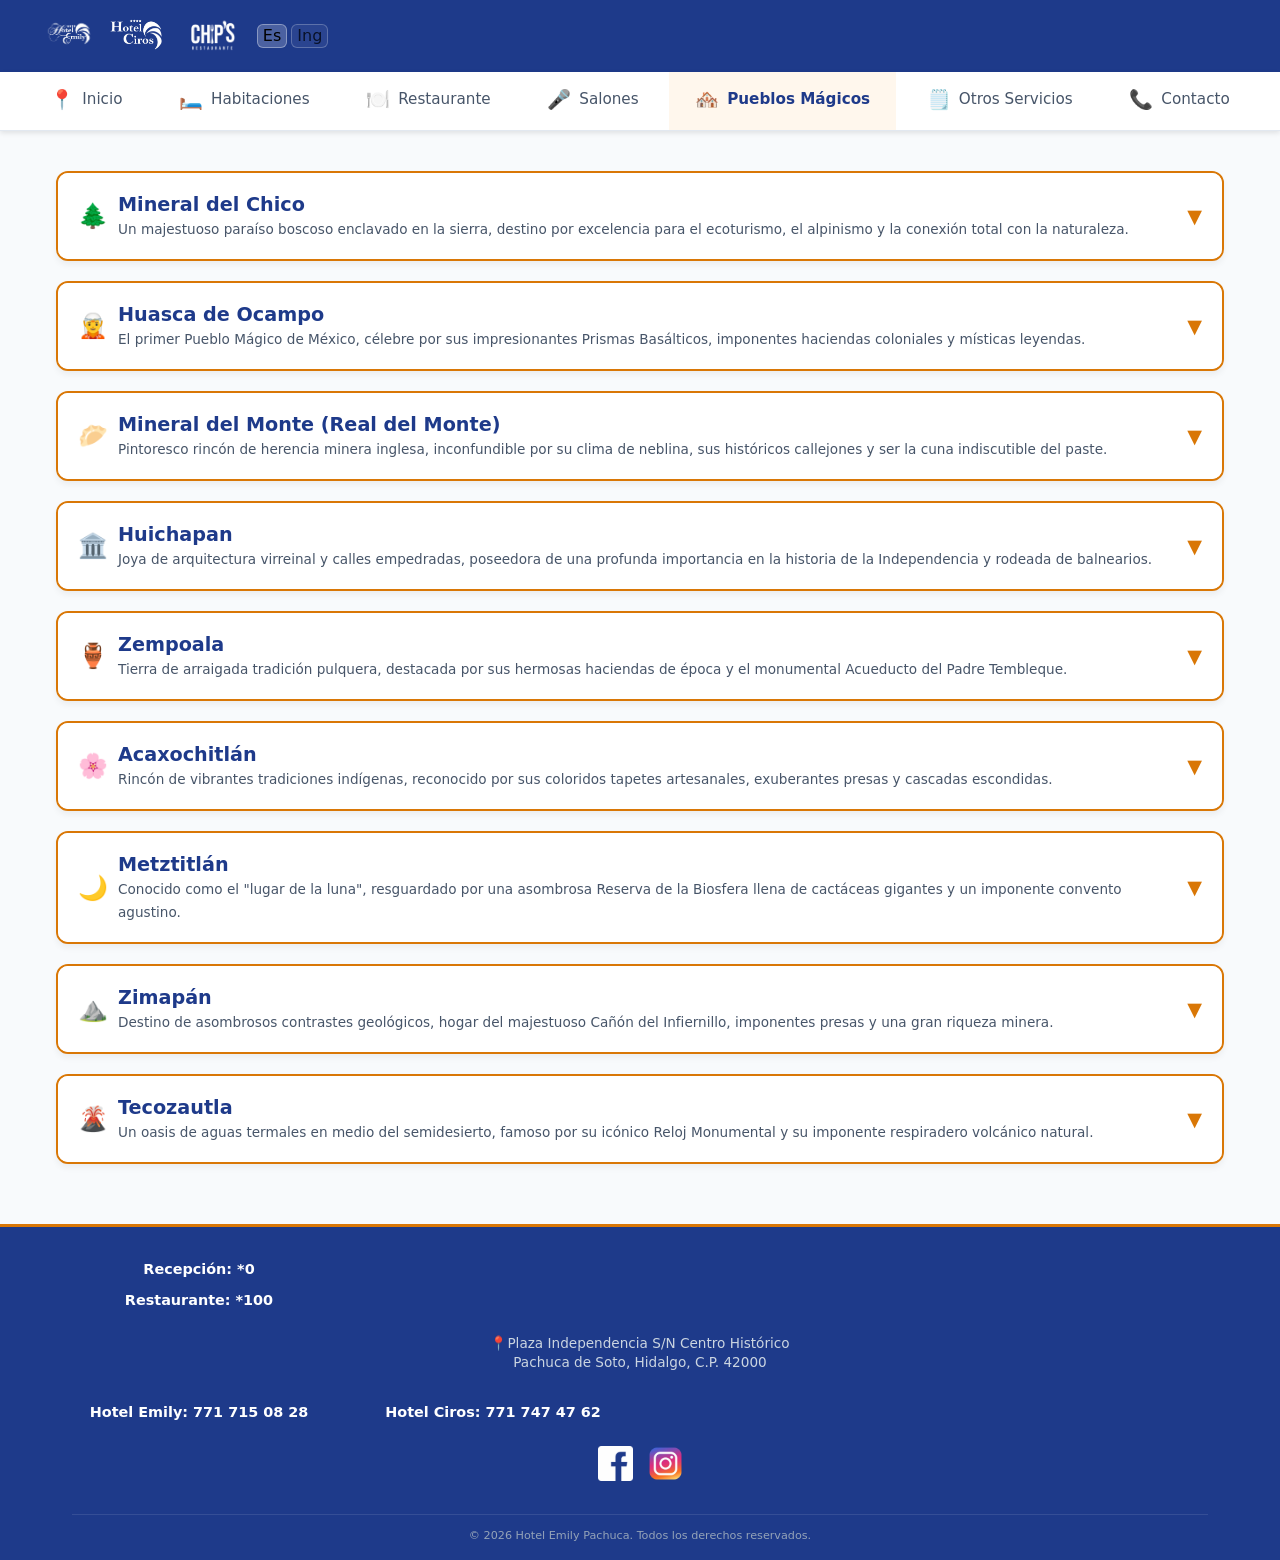
<file: pueblos.html>
<!DOCTYPE html>
<html lang="es">
<head>
  <meta charset="UTF-8">
  <meta name="viewport" content="width=device-width, initial-scale=1.0">
  <meta name="description" content="Descubre la magia de Hidalgo. Guía de actividades de todos los pueblos mágicos de Hidalgo. Disfruta de la naturaleza y cultura desde tu hotel.">
  <title>Catálogo Hotel Emily</title>
  <link rel="stylesheet" href="styles.css">
</head>
<body>
  <div class="contenedor-app">
    <!-- CABECERA -->
    <header class="cabecera">
      <div class="cabecera-izq">
        <div class="logos-cabecera">
          <a href="index.html" class="titulo-cabecera">
            <img src="img/logos/Logo-Emily.webp" alt="Emily">
            <img src="img/logos/Logo-Ciros.webp" alt="Ciros">
            <img src="img/logos/Logo-Chips.webp" alt="Chips">
          </a>
          <div class="selector-idioma" aria-label="Selector de idioma">
            <button type="button" class="boton-idioma activo notranslate" translate="no" data-idioma="es" aria-label="Cambiar a español" title="Español">Es</button>
            <button type="button" class="boton-idioma notranslate" translate="no" data-idioma="en" aria-label="Change to English" title="English">Ing</button>
            <div id="google_translate_element"></div>
          </div>
        </div>
      </div>
      <button class="boton-menu" id="btn-abrir-menu">☰</button>
    </header>

    <div class="fondo-oscuro" id="fondo-menu"></div>
    
    <!-- ----------------------------------------- Barra lateral ---------------------------------------------- -->
    <nav class="menu-lateral" id="menu">
      <div class="etiqueta-menu">Navegación</div>
      <a href="index.html" class="enlace-menu"><span>📍</span> Inicio</a>
      <a href="habitaciones.html" class="enlace-menu"><span>🛏️</span> Habitaciones</a>
      <a href="restaurante.html" class="enlace-menu"><span>🍽️</span> Restaurante</a>
      <a href="salones.html" class="enlace-menu"><span>🎤</span> Salones</a>
      <a href="pueblos.html" class="enlace-menu activo"><span>🏘️</span> Pueblos Mágicos</a>
      <a href="otros-servicios.html" class="enlace-menu"><span>🗒️</span> Otros Servicios</a>
      <a href="contacto.html" class="enlace-menu"><span>📞</span> Contacto</a>
    </nav>

    <!-- CONTENIDO PRINCIPAL -->
    <main class="contenido">
      

    <!-- ============================================== EMPIEZA MINERAL DEL CHICO ============================================== -->
    <div class="acordeon acordeon-destacado">
        
        <button class="acordeon-cabecera">
            <span class="acordeon-cabecera-info">
                <span style="font-size: 1.5rem;">🌲</span> 
                <span>
                    <strong class="titulo-acordeon">Mineral del Chico</strong>
                    <span class="subtitulo-acordeon">Un majestuoso paraíso boscoso enclavado en la sierra, destino por excelencia para el ecoturismo, el alpinismo y la conexión total con la naturaleza.</span>
                </span>
            </span>
            <span class="acordeon-icono">▼</span>
        </button>
        
        <div class="acordeon-contenido">
            
            <!-- CAPA 1: PARQUES -->
            <h3 class="titulo-capa">🌲 Atractivos Turísticos</h3>
            <div class="cuadricula-servicios" style="margin-bottom: 30px;">
                
                <!-- Parque El Chico -->
                <div class="caja-servicio-pastel" style="background-color: #eafaf1; border-color: #a3e4d7;">
                    <span class="icono-capa1">🏞️</span>
                    <div class="texto-principal">Parque El Chico</div>
                    <div class="texto-horario">🕒 08:30 a 18:00 h</div>
                    <div class="texto-ubicacion">📍 Carretera Pachuca–Mineral del Chico km 7.5</div>
                    <div class="etiqueta-precio-centro">$45 MXN - $60 MXN</div>
                </div>

                <!-- Mina de San Antonio -->
                <div class="caja-servicio-pastel" style="background-color: #fdf2e9; border-color: #f5cba7;">
                    <span class="icono-capa1">⛏️</span>
                    <div class="texto-principal">Mina de San Antonio</div>
                    <div class="texto-horario">🕒 Vie a dom 09:00 a 18:00</div>
                    <div class="texto-ubicacion">📍 Corredor Turístico Río del Milagro</div>
                    <div class="etiqueta-precio-centro">$30 MXN</div>
                </div>

                <!-- El Cedral -->
                <div class="caja-servicio-pastel" style="background-color: #ebf5fb; border-color: #a9cce3;">
                    <span class="icono-capa1">🛶</span>
                    <div class="texto-principal">El Cedral</div>
                    <div class="texto-horario">🕒 07:00 a 22:30</div>
                    <div class="texto-ubicacion">📍 La Estanzuela</div>
                    <div class="etiqueta-precio-centro">$40 MXN - $60 MXN</div>
                    <div class="texto-nota">(Las actividades tienen costo extra)</div>
                </div>
                
                <!-- Centro Turístico Diego Mateo -->
                <div class="caja-servicio-pastel" style="background-color: #f5eef8; border-color: #d2b4de;">
                    <span class="icono-capa1">🏕️</span>
                    <div class="texto-principal">Centro Turístico Diego Mateo</div>
                    <div class="texto-horario">🕒 Vie a Dom: 8:00 a 18:00</div>
                    <div class="texto-ubicacion">📍 Camino a Carboneras</div>
                    <div class="etiqueta-precio-centro">$50 MXN - $100 MXN</div>
                </div>

                <!-- Centro Histórico -->
                <div class="caja-servicio-pastel" style="background-color: #f5eef8; border-color: #d2b4de;">
                    <span class="icono-capa1">🏛️</span>
                    <div class="texto-principal">Centro Histórico</div>
                    <div class="texto-horario">🕒 Todo el día</div>
                    <div class="texto-ubicacion">📍 Mineral del Chico</div>
                    <div class="etiqueta-precio-centro">Entrada libre</div>
                </div>
                
            </div>

            <!-- CAPA 2: AVENTURA Y TOURS -->
            <h3 class="titulo-capa">🚵‍♂️ Agencias y sus servicios</h3>
            <div style="margin-bottom: 30px;">

                <!-- EL CHICO I-DE-AL  -->
                <div class="tarjeta-aventura">
                    <div>
                        <div class="texto-principal">EL CHICO I-DE-AL</div>
                        <div class="texto-secundario">RECORRIDOS EN RZR Y CUATRIMOTO</div>
                        <div class="texto-secundario">📱 7711433237</div>
                    </div>
                    <div class="tarjeta-aventura-derecha">
                        <div class="texto-resalte">Desde $300 MXN</div>
                        <a href="tel:7711433237" class="btn-llamada-circular">📞</a>
                    </div>
                </div>

                <!-- PIONEROTOURS  -->
                <div class="tarjeta-aventura">
                    <div>
                        <div class="texto-principal">PIONEROTOURS</div>
                        <div class="texto-secundario">RECORRIDOS EN RZR Y CUATRIMOTO</div>
                        <div class="texto-secundario">📱 7712629592</div>
                    </div>
                    <div class="tarjeta-aventura-derecha">
                        <div class="texto-resalte">Desde $300 MXN</div>
                        <a href="tel:7712629592" class="btn-llamada-circular">📞</a>
                    </div>
                </div>

                <!-- CAMIONCITO TURIBUS  -->
                <div class="tarjeta-aventura">
                    <div>
                        <div class="texto-principal">CAMIONCITO TURIBUS</div>
                        <div class="texto-secundario">Recorrido al rededor del pueblo - 40 min</div>
                        <div class="texto-secundario">📱 7711242099</div>
                    </div>
                    <div class="tarjeta-aventura-derecha">
                        <div class="texto-resalte">Desde $150 MXN</div>
                        <a href="tel:7711242099" class="btn-llamada-circular">📞</a>
                    </div>
                </div>

                <!-- GLAMPING FOREST ADVENTURE  -->
                <div class="tarjeta-aventura">
                    <div>
                        <div class="texto-principal">GLAMPING FOREST ADVENTURE</div>
                        <div class="texto-secundario">SENDERISMO</div>
                        <div class="texto-secundario">📱 7712629306</div>
                    </div>
                    <div class="tarjeta-aventura-derecha">
                        <div class="texto-resalte">Desde $500 MXN</div>
                        <a href="tel:7712629306" class="btn-llamada-circular">📞</a>
                    </div>
                </div>

                <!-- CHAMPY SALVAJE  -->
                <div class="tarjeta-aventura">
                    <div>
                        <div class="texto-principal">CHAMPY SALVAJE</div>
                        <div class="texto-secundario">SENDERISMO</div>
                        <div class="texto-secundario">📱 7711494384</div>
                    </div>
                    <div class="tarjeta-aventura-derecha">
                        <div class="texto-resalte">Desde $1,800 MXN</div>
                        <a href="tel:7711494384" class="btn-llamada-circular">📞</a>
                    </div>
                </div>

                <!-- SIERRA OUTTOURS  -->
                <div class="tarjeta-aventura">
                    <div>
                        <div class="texto-principal">SIERRA OUTTOURS</div>
                        <div class="texto-secundario">DEPORTE EXTREMO</div>
                        <div class="texto-secundario">📱 7715588085</div>
                    </div>
                    <div class="tarjeta-aventura-derecha">
                        <div class="texto-resalte">Desde $800 MXN</div>
                        <a href="tel:7715588085" class="btn-llamada-circular">📞</a>
                    </div>
                </div>

                <!-- HGO ADVENTURE  -->
                <div class="tarjeta-aventura">
                    <div>
                        <div class="texto-principal">HGO ADVENTURE</div>
                        <div class="texto-secundario">ACTIVIDADES DE DEPORTE EXTREMO</div>
                        <div class="texto-secundario">📱 7712611435</div>
                    </div>
                    <div class="tarjeta-aventura-derecha">
                        <div class="texto-resalte">Desde $800 MXN</div>
                        <a href="tel:7712611435" class="btn-llamada-circular">📞</a>
                    </div>
                </div>

                <!--  PARQUE RECREATIVO CARBONERAS -->
                <div class="tarjeta-aventura">
                    <div>
                        <div class="texto-principal">PARQUE RECREATIVO CARBONERAS</div>
                        <div class="texto-secundario">TIROLESA, RAPPEL, ETC.</div>
                        <div class="texto-secundario">📱 7715268344</div>
                    </div>
                    <div class="tarjeta-aventura-derecha">
                        <div class="texto-resalte">Desde $300 MXN</div>
                        <a href="tel:7715268344" class="btn-llamada-circular">📞</a>
                    </div>
                </div>

                <!--  KRBBIKE -->
                <div class="tarjeta-aventura">
                    <div>
                        <div class="texto-principal">KRBBIKE</div>
                        <div class="texto-secundario">CICLISMO</div>
                        <div class="texto-secundario">📱 7714358263</div>
                    </div>
                    <div class="tarjeta-aventura-derecha">
                        <div class="texto-resalte">Desde $300 MXN</div>
                        <a href="tel:7714358263" class="btn-llamada-circular">📞</a>
                    </div>
                </div>          

            </div>

            <!-- CAPA 3: GASTRONOMÍA -->
            <h3 class="titulo-capa">🍽️ Gastronomía de Altura</h3>

            <!-- Restaurante La Montaña -->
            <div class="banner-restaurante banner-primario">
                <div>
                    <div class="banner-titulo">Restaurante La Montaña</div>
                    <div class="banner-desc">Majestuoso santuario culinario integrado de manera armónica en las formaciones rocosas de la sierra, ofreciendo un menú excepcional que enaltece la gastronomía hidalguense.</div>
                    <div class="banner-tel">📱 771 715 5654</div>
                    <div class="banner-desc">📍 Carr. Pachuca - Mineral del Chico Km 19, Barrio del Calvario, 42120 Mineral del Chico, Hgo</div>
                </div>
                <a href="tel:7717155654" class="btn-reserva-dorado">Reservar</a>
            </div>

            <!-- Restaurante Las Nubes -->
            <div class="banner-restaurante banner-secundario">
                <div>
                    <div class="banner-titulo">Restaurante Las Nubes</div>
                    <div class="banner-desc">Exclusivo y refinado establecimiento que deleita con una atmósfera inigualable y una propuesta culinaria de primer nivel, diseñada para satisfacer a los paladares más exigentes.</div>
                    <div class="banner-tel">📱 771 396 0782</div>
                    <div class="banner-desc">📍 Gral. Alfonso Corona del Rosal 12, Barrio del Calvario, 42120 Mineral del Chico, Hgo</div>
                </div>
                <a href="tel:7713960782" class="btn-reserva-dorado">Reservar</a>
            </div>
            
            <!-- La Trucha Grilla -->
            <div class="banner-restaurante banner-primario">
                <div>
                    <div class="banner-titulo">La Trucha Grilla</div>
                    <div class="banner-desc">Distinguido establecimiento de estilo rústico que destaca por su magistral preparación de truchas y platillos regionales, ofreciendo una experiencia culinaria inigualable.</div>
                    <div class="banner-tel">📱 771 123 4394</div>
                    <div class="banner-desc">📍 Av. El Calvario 1, Centro, 42120 Mineral del Chico, Hgo</div>
                </div>
                <a href="tel:7711234394" class="btn-reserva-dorado">Reservar</a>
            </div>

            <!-- Restaurante Los Morrongos -->
            <div class="banner-restaurante banner-secundario">
                <div>
                    <div class="banner-titulo">Restaurante Los Morrongos</div>
                    <div class="banner-desc">Elegante espacio gastronómico ubicado en el corazón del pueblo, reconocido por su exquisita selección de alta cocina mexicana y su impecable atención al detalle.</div>
                    <div class="banner-tel">📱 771 715 0190</div>
                    <div class="banner-desc">📍 Av. Alfonso Corona del Rosal 7, Centro, 42120 Mineral del Chico, Hgo</div>
                </div>
                <a href="tel:7717150190" class="btn-reserva-dorado">Reservar</a>
            </div>

            <!-- Centro Gastronómico El Minero -->
            <div class="banner-restaurante banner-primario">
                <div>
                    <div class="banner-titulo">Centro Gastronómico El Minero</div>
                    <div class="banner-desc">Selecto punto de encuentro donde convergen las mejores expresiones de la gastronomía local, ideal para degustar la auténtica herencia hidalguense en un ambiente armónico.</div>
                    <div class="banner-tel">📱 Visita directa</div>
                    <div class="banner-desc">📍 Gabriel Mancera S/N, Centro, 42120 Mineral del Chico, Hgo</div>
                </div>
                <a href="#" class="btn-reserva-dorado">Visitar</a>
            </div>

            <!-- Alegoría Café Bar -->
            <div class="banner-restaurante banner-secundario">
                <div>
                    <div class="banner-titulo">Alegoría Café Bar</div>
                    <div class="banner-desc">Sofisticado recinto que fusiona bebidas de autor y cortes selectos con una atmósfera cálida, garantizando una velada memorable para los paladares más exigentes.</div>
                    <div class="banner-tel">📱 771 139 6922</div>
                    <div class="banner-desc">📍 Gabriel Mancera 7, Centro, 42120 Mineral del Chico, Hgo</div>
                </div>
                <a href="tel:7711396922" class="btn-reserva-dorado">Reservar</a>
            </div>
        </div>
    </div>
    <!-- ---------------------------------------------- TERMINA MINERAL DEL CHICO --------------------------------------------------- -->
    

    <!-- ============================================== EMPIEZA HUASCA DE OCAMPO ============================================== -->
    <div class="acordeon acordeon-destacado">
        
        <button class="acordeon-cabecera">
            <span class="acordeon-cabecera-info">
                <span style="font-size: 1.5rem;">🧝</span> 
                <span>
                    <strong class="titulo-acordeon">Huasca de Ocampo</strong>
                    <span class="subtitulo-acordeon">El primer Pueblo Mágico de México, célebre por sus impresionantes Prismas Basálticos, imponentes haciendas coloniales y místicas leyendas.</span>
                </span>
            </span>
            <span class="acordeon-icono">▼</span>
        </button>
        
        <div class="acordeon-contenido">
            
            <!-- CAPA 1: PARQUES -->
            <h3 class="titulo-capa">🌲 Atractivos Turísticos</h3>
            <div class="cuadricula-servicios" style="margin-bottom: 30px;">
                
                <!-- Prismas Basálticos  -->
                <div class="caja-servicio-pastel" style="background-color: #eafaf1; border-color: #a3e4d7;">
                    <span class="icono-capa1">🏞️</span>
                    <div class="texto-principal">Prismas Basálticos</div>
                    <div class="texto-horario">🕒 8:00 a 20:00</div>
                    <div class="texto-ubicacion">📍 Santa María Regla</div>
                    <div class="etiqueta-precio-centro">$100 MXN - $120 MXN</div>
                </div>

                <!-- Peña del Aire  -->
                <div class="caja-servicio-pastel" style="background-color: #eafaf1; border-color: #a3e4d7;">
                    <span class="icono-capa1">🏞️</span>
                    <div class="texto-principal">Peña del Aire</div>
                    <div class="texto-horario">🕒 9:00 a 19:00</div>
                    <div class="texto-ubicacion">📍 San Sebastián La Barranca</div>
                    <div class="etiqueta-precio-centro">$40 MXN - $80 MXN</div>
                    <div class="texto-nota">(Las actividades tienen costo extra)</div>
                </div>

                <!-- Bosque de las Truchas  -->
                <div class="caja-servicio-pastel" style="background-color: #eafaf1; border-color: #a3e4d7;">
                    <span class="icono-capa1">⛺</span>
                    <div class="texto-principal">Bosque de las Truchas</div>
                    <div class="texto-horario">🕒 9:00 a 20:00</div>
                    <div class="texto-ubicacion">📍 San Miguel Regla</div>
                    <div class="etiqueta-precio-centro">$40 MXN - $60 MXN</div>
                    <div class="texto-nota">(Las actividades tienen costo extra)</div>
                </div>

                <!-- Museo de los Duendes  -->
                <div class="caja-servicio-pastel" style="background-color: #eafaf1; border-color: #a3e4d7;">
                    <span class="icono-capa1">🖼️</span>
                    <div class="texto-principal">Museo de los Duendes</div>
                    <div class="texto-horario">🕒 9:00 a 17:00</div>
                    <div class="texto-ubicacion">📍 Carr. Huasca–Tulancingo km 2.5</div>
                    <div class="etiqueta-precio-centro">$70 MXN - $100 MXN</div>
                </div>
                
                <!-- Hacienda de Santa María Regla  -->
                <div class="caja-servicio-pastel" style="background-color: #eafaf1; border-color: #a3e4d7;">
                    <span class="icono-capa1">🏕️</span>
                    <div class="texto-principal">Hacienda de Santa María Regla</div>
                    <div class="texto-horario">🕒 Lun a Jue: 8:00 a 17:00</div>
                    <div class="texto-horario">🕒 Vie a Dom: 8:00 a 18:00</div>
                    <div class="texto-ubicacion">📍 San Miguel Regla</div>
                    <div class="etiqueta-precio-centro">$80 MXN - $200 MXN</div>
                </div>

                <!-- Centro Ecoturístico El Arquito  -->
                <div class="caja-servicio-pastel" style="background-color: #eafaf1; border-color: #a3e4d7;">
                    <span class="icono-capa1">🏞️</span>
                    <div class="texto-principal">Centro Ecoturístico El Arquito</div>
                    <div class="texto-horario">🕒 9:00 a 18:00</div>
                    <div class="texto-ubicacion">📍 Huasca</div>
                    <div class="etiqueta-precio-centro">Desde $50 MXN</div>
                </div>

                <!--  Show Leyendas en el Bosque -->
                <div class="caja-servicio-pastel" style="background-color: #eafaf1; border-color: #a3e4d7;">
                    <span class="icono-capa1">🏞️</span>
                    <div class="texto-principal">Show Leyendas en el Bosque</div>
                    <div class="texto-horario">🕒 Funciones nocturnas (reserva)</div>
                    <div class="texto-ubicacion">📍 Centro de Huasca</div>
                    <div class="etiqueta-precio-centro">$150 MXN a $250 MXN</div>
                </div>

                <!-- Centro Histórico  -->
                <div class="caja-servicio-pastel" style="background-color: #eafaf1; border-color: #a3e4d7;">
                    <span class="icono-capa1">🏛️</span>
                    <div class="texto-principal">Centro Histórico</div>
                    <div class="texto-horario">🕒 Todo el día</div>
                    <div class="texto-ubicacion">📍 Huasca</div>
                    <div class="etiqueta-precio-centro">Entrada libre</div>
                </div>
                
            </div>

            <!-- CAPA 2: AVENTURA Y TOURS -->
            <h3 class="titulo-capa">🚵‍♂️ Agencias y sus servicios</h3>
            <div style="margin-bottom: 30px;">
                
                <!-- HUASCA XTREME  -->
                <div class="tarjeta-aventura">
                    <div>
                        <div class="texto-principal">HUASCA XTREME</div>
                        <div class="texto-secundario">RECORRIDOS EN RZR Y CUATRIMOTO</div>
                        <div class="texto-secundario">📱 7752583730</div>
                    </div>
                    <div class="tarjeta-aventura-derecha">
                        <div class="texto-resalte">Desde $1,800 MXN</div>
                        <a href="tel:7752583730" class="btn-llamada-circular">📞</a>
                    </div>
                </div>     

                <!-- AVENTURA HIDALGO  -->
                <div class="tarjeta-aventura">
                    <div>
                        <div class="texto-principal">AVENTURA HIDALGO</div>
                        <div class="texto-secundario">RECORRIDOS EN RZR, CUATRIMOTO, TURIBUS Y JEEP</div>
                        <div class="texto-secundario">📱 7713522157</div>
                    </div>
                    <div class="tarjeta-aventura-derecha">
                        <div class="texto-resalte">Desde $350 MXN</div>
                        <a href="tel:7713522157" class="btn-llamada-circular">📞</a>
                    </div>
                </div>  

                <!--  CONDEBUS / NOCHE DE LEYENDAS -->
                <div class="tarjeta-aventura">
                    <div>
                        <div class="texto-principal">CONDEBUS / NOCHE DE LEYENDAS</div>
                        <div class="texto-secundario">TURIBUS</div>
                        <div class="texto-secundario">📱 7711755240</div>
                    </div>
                    <div class="tarjeta-aventura-derecha">
                        <div class="texto-resalte">$350 MXN</div>
                        <a href="tel:7711755240" class="btn-llamada-circular">📞</a>
                    </div>
                </div> 

                <!--  BOSQUE DE LAS TRUCHAS -->
                <div class="tarjeta-aventura">
                    <div>
                        <div class="texto-principal">BOSQUE DE LAS TRUCHAS</div>
                        <div class="texto-secundario">TIROLESA, ACTIVIDADES FAMILIARES</div>
                        <div class="texto-secundario">📱 7717566905</div>
                    </div>
                    <div class="tarjeta-aventura-derecha">
                        <div class="texto-resalte">Desde $50 MXN</div>
                        <a href="tel:7717566905" class="btn-llamada-circular">📞</a>
                    </div>
                </div> 

                <!--  PEÑA DEL AIRE -->
                <div class="tarjeta-aventura">
                    <div>
                        <div class="texto-principal">PEÑA DEL AIRE</div>
                        <div class="texto-secundario">DEPORTE EXTREMO</div>
                        <div class="texto-secundario">📱 7711040597</div>
                    </div>
                    <div class="tarjeta-aventura-derecha">
                        <div class="texto-resalte">Desde $100 MXN </div>
                        <a href="tel:7711040597" class="btn-llamada-circular">📞</a>
                    </div>
                </div>                    

            </div>

            <!-- CAPA 3: GASTRONOMÍA -->
            <h3 class="titulo-capa">🍽️ Gastronomía de Altura</h3>
            
            <!-- Restaurante Hacienda San Miguel Regla -->
            <div class="banner-restaurante banner-primario">
                <div>
                    <div class="banner-titulo">Hacienda San Miguel Regla</div>
                    <div class="banner-desc">Majestuoso recinto culinario enclavado en una hacienda del siglo XVIII, ideal para degustar la alta cocina regional en un entorno de absoluta elegancia.</div>
                    <div class="banner-tel">📱 771 792 0102</div>
                    <div class="banner-desc">📍 Domicilio Conocido S/N, San Miguel Regla, 43500 Huasca de Ocampo, Hgo</div>
                </div>
                <a href="tel:7717920102" class="btn-reserva-dorado">Reservar</a>
            </div>

            <!-- Restaurante El Mural -->
            <div class="banner-restaurante banner-secundario">
                <div>
                    <div class="banner-titulo">Restaurante El Mural</div>
                    <div class="banner-desc">Exquisito espacio gastronómico que rinde homenaje a la riqueza culinaria hidalguense, destacando por su impecable servicio y atmósfera refinada.</div>
                    <div class="banner-tel">📱 771 792 0153</div>
                    <div class="banner-desc">📍 Plaza Principal S/N, Centro, 43500 Huasca de Ocampo, Hgo</div>
                </div>
                <a href="tel:7717920153" class="btn-reserva-dorado">Reservar</a>
            </div>

            <!-- La Casa de la Tía -->
            <div class="banner-restaurante banner-primario">
                <div>
                    <div class="banner-titulo">La Casa de la Tía</div>
                    <div class="banner-desc">Distinguido establecimiento de gran tradición que ofrece una selecta variedad de platillos típicos, elaborados bajo los más altos estándares de calidad.</div>
                    <div class="banner-tel">📱 771 792 0122</div>
                    <div class="banner-desc">📍 Calle 16 de Enero, Centro, 43500 Huasca de Ocampo, Hgo</div>
                </div>
                <a href="tel:7717920122" class="btn-reserva-dorado">Reservar</a>
            </div>

            <!-- Restaurante El Serafín -->
            <div class="banner-restaurante banner-secundario">
                <div>
                    <div class="banner-titulo">Restaurante El Serafín</div>
                    <div class="banner-desc">Reconocido restaurante que fusiona la auténtica herencia gastronómica con ingredientes de primer nivel, garantizando una experiencia palatal sofisticada.</div>
                    <div class="banner-tel">📱 771 792 0045</div>
                    <div class="banner-desc">📍 Doria 1, Centro, 43500 Huasca de Ocampo, Hgo</div>
                </div>
                <a href="tel:7717920045" class="btn-reserva-dorado">Reservar</a>
            </div>

            <!-- La Caverna del Folklore  -->
            <div class="banner-restaurante banner-primario">
                <div>
                    <div class="banner-titulo">La Caverna del Folklore</div>
                    <div class="banner-desc">Pet-friendly (dentro y fuera).</div>
                    <div class="banner-tel">📱 7713387926</div>
                    <div class="banner-desc">📍 Lote Huasca, Centro, 43503 Huasca de Ocampo, Hgo.</div>
                </div>
                <a href="tel:7713387926" class="btn-reserva-dorado">Reservar</a>
            </div>

        </div>
    </div>
    <!-- ---------------------------------------------- TERMINA HUASCA DE OCAMPO --------------------------------------------------- -->


    <!-- ============================================== EMPIEZA REAL DEL MONTE ============================================== -->
    <div class="acordeon acordeon-destacado">
        
        <button class="acordeon-cabecera">
            <span class="acordeon-cabecera-info">
                <span style="font-size: 1.5rem;">🥟</span> 
                <span>
                    <strong class="titulo-acordeon">Mineral del Monte (Real del Monte)</strong>
                    <span class="subtitulo-acordeon">Pintoresco rincón de herencia minera inglesa, inconfundible por su clima de neblina, sus históricos callejones y ser la cuna indiscutible del paste.</span>
                </span>
            </span>
            <span class="acordeon-icono">▼</span>
        </button>
        
        <div class="acordeon-contenido">
            
            <!-- CAPA 1: PARQUES -->
            <h3 class="titulo-capa">🌲 Atractivos Turísticos</h3>
            <div class="cuadricula-servicios" style="margin-bottom: 30px;">
                
                <!-- Mina de Acosta  -->
                <div class="caja-servicio-pastel" style="background-color: #eafaf1; border-color: #a3e4d7;">
                    <span class="icono-capa1">⛏️</span>
                    <div class="texto-principal">Mina de Acosta</div>
                    <div class="texto-horario">🕒 Mar a dom: 10:00 a 18:00</div>
                    <div class="texto-ubicacion">📍 Barrio Acosta</div>
                    <div class="etiqueta-precio-centro">$70 MXN - $100 MXN</div>
                    <div class="texto-nota">(Incluye recorrido guiado)</div>
                </div>

                <!-- Mina La Dificultad -->
                <div class="caja-servicio-pastel" style="background-color: #eafaf1; border-color: #a3e4d7;">
                    <span class="icono-capa1">⛏️</span>
                    <div class="texto-principal">Mina La Dificultad</div>
                    <div class="texto-horario">🕒 Lun a dom: 9:30 a 17:30 <br /> (Martes Cerrado)</div>
                    <div class="texto-ubicacion">📍 Centro Histórico</div>
                    <div class="etiqueta-precio-centro">$50 MXN - $80 MXN aprox.</div>
                </div>

                <!-- Museo Casa Grande -->
                <div class="caja-servicio-pastel" style="background-color: #eafaf1; border-color: #a3e4d7;">
                    <span class="icono-capa1">🖼</span>
                    <div class="texto-principal">Museo Casa Grande</div>
                    <div class="texto-horario">🕒 Mar a Dom: 10:00 a 18:00</div>
                    <div class="texto-ubicacion">📍 Iturbide 6, Centro</div>
                    <div class="etiqueta-precio-centro">$40 MXN - $60 MXN aprox.</div>
                </div>

                <!-- Museo de Medicina Laboral -->
                <div class="caja-servicio-pastel" style="background-color: #eafaf1; border-color: #a3e4d7;">
                    <span class="icono-capa1">🖼</span>
                    <div class="texto-principal">Museo de Medicina Laboral</div>
                    <div class="texto-horario">🕒 Lun a dom: 9:30 a 17:30 <br /> (Martes Cerrado)</div>
                    <div class="texto-ubicacion">📍 Centro Histórico</div>
                    <div class="etiqueta-precio-centro">$20 MXN - $40 MXN aprox.</div>
                </div>

                <!-- Museo del Paste -->
                <div class="caja-servicio-pastel" style="background-color: #eafaf1; border-color: #a3e4d7;">
                    <span class="icono-capa1">🖼</span>
                    <div class="texto-principal">Museo del Paste</div>
                    <div class="texto-horario">🕒 Lun a dom: 10:00 a 17:00 <br /> (Martes Cerrado)</div>
                    <div class="texto-ubicacion">📍 Centro Histórico</div>
                    <div class="etiqueta-precio-centro">$70 MXN aprox.</div>
                </div>

                <!-- Mirador Plaza Purísima -->
                <div class="caja-servicio-pastel" style="background-color: #eafaf1; border-color: #a3e4d7;">
                    <span class="icono-capa1">🔭</span>
                    <div class="texto-principal">Mirador Plaza Purísima</div>
                    <div class="texto-horario">🕒 Lun a Dom: 11:00 a 19:00 </div>
                    <div class="texto-ubicacion">📍 Barrio Purísima</div>
                    <div class="etiqueta-precio-centro">Entrada libre</div>
                </div>

                <!-- Bosque El Hiloche -->
                <div class="caja-servicio-pastel" style="background-color: #eafaf1; border-color: #a3e4d7;">
                    <span class="icono-capa1">🏞</span>
                    <div class="texto-principal">Bosque El Hiloche</div>
                    <div class="texto-horario">🕒 Todo el día </div>
                    <div class="texto-ubicacion">📍 Carretera Real del Monte</div>
                    <div class="etiqueta-precio-centro">Entrada libre</div>
                    <div class="texto-ubicacion">(Algunas actividades tienen costo)</div>
                </div>

                <!-- Callejón de los Artistas -->
                <div class="caja-servicio-pastel" style="background-color: #eafaf1; border-color: #a3e4d7;">
                    <span class="icono-capa1">👨‍🎨</span>
                    <div class="texto-principal">Callejón de los Artistas</div>
                    <div class="texto-horario">🕒 Todo el día </div>
                    <div class="texto-ubicacion">📍 Centro Histórico</div>
                    <div class="etiqueta-precio-centro">Entrada libre</div>
                </div>

            </div>

            <!-- CAPA 2: AVENTURA Y TOURS -->
            <h3 class="titulo-capa">🚵‍♂️ Agencias y sus servicios</h3>
            <div style="margin-bottom: 30px;">
                
                <!-- QUAD ADVENTURE HIDALGO  -->
                <div class="tarjeta-aventura">
                    <div>
                        <div class="texto-principal">QUAD ADVENTURE HIDALGO </div>
                        <div class="texto-secundario">TOURS EN RZR </div>
                        <div class="texto-secundario">📱 7711254654</div>
                    </div>
                    <div class="tarjeta-aventura-derecha">
                        <a href="tel:7711254654" class="btn-llamada-circular">📞</a>
                    </div>
                </div>  

                <!-- Turibús de Mineral del Monte -->
                <div class="tarjeta-aventura">
                    <div>
                        <div class="texto-principal">Turibús de Mineral del Monte</div>
                        <div class="texto-secundario">Salidas durante fines de semana y vacaciones (cada 30-60 min aprox.)</div>
                    </div>
                    <div class="tarjeta-aventura-derecha">
                        <div class="texto-resalte">$80 MXN - $150 MXN</div>
                    </div>
                </div>

                <!-- Recorrido de leyendas nocturnas -->
                <div class="tarjeta-aventura">
                    <div>
                        <div class="texto-principal">Recorrido de leyendas nocturnas</div>
                        <div class="texto-secundario">Viernes y sábado (según temporada)</div>
                        <div class="texto-secundario">Se recomienda reservar.</div>
                    </div>
                    <div class="tarjeta-aventura-derecha">
                        <div class="texto-resalte">$120 MXN - $200 MXN </div>
                    </div>
                </div>

            </div>

            <!-- CAPA 3: GASTRONOMÍA -->
            <h3 class="titulo-capa">🍽️ Gastronomía de Altura</h3>
            
            <!-- ALQUIMIA -->
            <div class="banner-restaurante banner-primario">
                <div>
                    <div class="banner-titulo">Alquimia</div>
                    <div class="banner-desc">Estacionamiento gratuito, valet parking y baños.</div>
                    <div class="banner-tel">📱 7716651499</div>
                    <div class="banner-desc">📍 42187 Mineral del Monte, Hgo</div>
                </div>
                <a href="tel:7716651499" class="btn-reserva-dorado">Reservar</a>
            </div>

            <!-- Pastes El Portal -->
            <div class="banner-restaurante banner-secundario">
                <div>
                    <div class="banner-titulo">Pastes El Portal</div>
                    <div class="banner-desc">El lugar más icónico para probar los auténticos pastes mineros recién salidos del horno.</div>
                    <div class="banner-desc">📍 Portal del Comercio 1, Centro, 42120 Mineral del Monte, Hgo</div>
                </div>
            </div>

            <!-- Restaurante 1900 -->
            <div class="banner-restaurante banner-primario">
                <div>
                    <div class="banner-titulo">Restaurante 1900</div>
                    <div class="banner-desc">Famoso por su rico chamorro, las enchiladas mineras y su ambiente histórico.</div>
                    <div class="banner-tel">📱 771 797 0446</div>
                    <div class="banner-desc">📍 Portal del Comercio 2, Centro, 42120 Mineral del Monte, Hgo</div>
                </div>
                <a href="tel:7717970446" class="btn-reserva-dorado">Reservar</a>
            </div>

            <!-- Restaurante El Real -->
            <div class="banner-restaurante banner-secundario">
                <div>
                    <div class="banner-titulo">Restaurante El Real</div>
                    <div class="banner-desc">Cuenta con unos balcones hacia la plaza. Su especialidad son los mixiotes, la cecina y los cortes.</div>
                    <div class="banner-tel">📱 771 797 0648</div>
                    <div class="banner-desc">📍 Plaza Principal S/N, Centro, 42120 Mineral del Monte, Hgo</div>
                </div>
                <a href="tel:7717970648" class="btn-reserva-dorado">Reservar</a>
            </div>

            <!-- El Serranillo -->
            <div class="banner-restaurante banner-primario">
                <div>
                    <div class="banner-titulo">El Serranillo</div>
                    <div class="banner-desc">Su especialidad es la sopa de médula y sus platillos típicos.</div>
                    <div class="banner-tel">📱 771 797 1228</div>
                    <div class="banner-desc">📍 Morelos 4, Centro, 42120 Mineral del Monte, Hgo</div>
                </div>
                <a href="tel:7717971228" class="btn-reserva-dorado">Reservar</a>
            </div>

        </div>
    </div>
    <!-- ----------------------------------------------- TERMINA REAL DEL MONTE ------------------------------------------- -->
    

    <!-- ============================================== EMPIEZA HUICHAPAN ============================================== -->
    <div class="acordeon acordeon-destacado">
        
        <button class="acordeon-cabecera">
            <span class="acordeon-cabecera-info">
                <span style="font-size: 1.5rem;">🏛️</span> 
                <span>
                    <strong class="titulo-acordeon"> Huichapan </strong>
                    <span class="subtitulo-acordeon">Joya de arquitectura virreinal y calles empedradas, poseedora de una profunda importancia en la historia de la Independencia y rodeada de balnearios.</span>
                </span>
            </span>
            <span class="acordeon-icono">▼</span>
        </button>
        
        <div class="acordeon-contenido">
            
            <!-- CAPA 1: PARQUES -->
            <h3 class="titulo-capa">🌲 Atractivos Turísticos</h3>
            <div class="cuadricula-servicios" style="margin-bottom: 30px;">
                
                <!--  El Chapitel -->
                <div class="caja-servicio-pastel" style="background-color: #eafaf1; border-color: #a3e4d7;">
                    <span class="icono-capa1">🔔</span>
                    <div class="texto-principal">El Chapitel</div>
                    <div class="texto-horario">🕒 10:00 a 18:00 (Aprox)</div>
                    <div class="texto-ubicacion">📍 Jdn. Ignacio Zaragoza 1-2, Centro Histórico</div>
                    <div class="etiqueta-precio-centro">Entrada gratuita</div>
                    <div class="texto-horario">(pequeña cuota si hay exposiciones)</div>
                </div>

                <!--  Museo de Arqueología e Historia de Huichapan -->
                <div class="caja-servicio-pastel" style="background-color: #eafaf1; border-color: #a3e4d7;">
                    <span class="icono-capa1">🖼</span>
                    <div class="texto-principal">Museo de Arqueología e Historia de Huichapan</div>
                    <div class="texto-horario">🕒 Mar a Sáb: 10:00 a 17:00 <br />🕒 Dom: 10:00 a 15:00 </div>
                    <div class="texto-ubicacion">📍 Jdn. Ignacio Zaragoza 9, Centro Histórico</div>
                    <div class="etiqueta-precio-centro">$90 MXN</div>
                    <div class="texto-horario">(Descuentos para estudiantes, maestros e INAPAM.)</div>
                </div>

                <!--  Parroquia de San Mateo Apóstol -->
                <div class="caja-servicio-pastel" style="background-color: #eafaf1; border-color: #a3e4d7;">
                    <span class="icono-capa1">⛪</span>
                    <div class="texto-principal">Parroquia de San Mateo Apóstol</div>
                    <div class="texto-horario">Abierto durante el día para visitas </div>
                    <div class="texto-ubicacion">📍 Manuel González 3-8, Centro Histórico</div>
                    <div class="etiqueta-precio-centro">Entrada gratuita</div>
                </div>

                <!--  Acueducto El Saucillo (Los Arcos) -->
                <div class="caja-servicio-pastel" style="background-color: #eafaf1; border-color: #a3e4d7;">
                    <span class="icono-capa1">🧱</span>
                    <div class="texto-principal">Acueducto El Saucillo (Los Arcos)</div>
                    <div class="texto-horario">Sáb y Dom: 10:00 a 18:00 </div>
                    <div class="texto-ubicacion">📍 Comunidad de Saucillo, a unos 14 km del centro</div>
                    <div class="etiqueta-precio-centro">$30 MXN</div>
                </div>

                <!--  Parque Ecológico "Los Sabinos" -->
                <div class="caja-servicio-pastel" style="background-color: #eafaf1; border-color: #a3e4d7;">
                    <span class="icono-capa1">🌲</span>
                    <div class="texto-principal">Parque Ecológico "Los Sabinos"</div>
                    <div class="texto-horario">Lun a Dom: 10:00 a 18:00 </div>
                    <div class="texto-ubicacion">📍 Los Sabinos 12, San José Atlán</div>
                    <div class="etiqueta-precio-centro">$15 MXN - $20 MXN</div>
                </div>

                <!--  Pinturas Rupestres Boyé -->
                <div class="caja-servicio-pastel" style="background-color: #eafaf1; border-color: #a3e4d7;">
                    <span class="icono-capa1">🎨</span>
                    <div class="texto-principal">Pinturas rupestres de Boyé</div>
                    <div class="texto-horario">Lun a Dom: 9:00 a 16:00 </div>
                    <div class="texto-ubicacion">📍 Comunidad de Boyé, carretera Pachuca-Querétaro.</div>
                    <div class="etiqueta-precio-centro">Cuota simbólica para guías locales del pueblo</div>
                </div>

            </div>

            <!-- CAPA 2: AVENTURA Y TOURS -->
            <h3 class="titulo-capa">🚵‍♂️ Agencias y sus servicios</h3>
            <div style="margin-bottom: 30px;"> 

                <!-- Tour Cultural Huichapan  -->
                <div class="tarjeta-aventura">
                    <div>
                        <div class="texto-principal">Tour Cultural Huichapan </div>
                        <div class="texto-secundario">Recorridos históricos, visitas a queserías locales, pinturas rupestres en Boyé y el acueducto El Saucillo. </div>
                        <div class="texto-secundario">📱 773 134 9833</div>
                    </div>
                    <div class="tarjeta-aventura-derecha">
                        <a href="tel:7731349833" class="btn-llamada-circular">📞</a>
                    </div>
                </div> 

                <!-- Ruta Adentro / Xhitas Adventures  -->
                <div class="tarjeta-aventura">
                    <div>
                        <div class="texto-principal">Ruta Adentro / Xhitas Adventures </div>
                        <div class="texto-secundario">Turismo de aventura, caminatas ecológicas y experiencias bioculturales de la región. </div>
                        <div class="texto-secundario">📱 773 682 3788</div>
                    </div>
                    <div class="tarjeta-aventura-derecha">
                        <a href="tel:7736823788" class="btn-llamada-circular">📞</a>
                    </div>
                </div> 

                <!-- Sierra Tours  -->
                <div class="tarjeta-aventura">
                    <div>
                        <div class="texto-principal">Sierra Tours </div>
                        <div class="texto-secundario">Planificación de excursiones y traslados turísticos regionales. </div>
                        <div class="texto-secundario">📱 773 103 4082</div>
                    </div>
                    <div class="tarjeta-aventura-derecha">
                        <a href="tel:7731034082" class="btn-llamada-circular">📞</a>
                    </div>
                </div> 

            </div>

            <!-- CAPA 3: GASTRONOMÍA -->
            <h3 class="titulo-capa">🍽️ Gastronomía de Altura</h3>
            
            <!-- Don Lauro Tapas & Vino -->
            <div class="banner-restaurante banner-primario">
                <div>
                    <div class="banner-titulo">Don Lauro Tapas & Vino</div>
                    <div class="banner-desc">Un lugar acogedor en el centro ideal para disfrutar de tapas y una excelente selección de vinos.</div>
                    <div class="banner-tel">📱 761 782 1777</div>
                    <div class="banner-desc">📍 Av. Hidalgo 1, Centro, 42400 Huichapan, Hgo</div>
                </div>
                <a href="tel:7617821777" class="btn-reserva-dorado">Reservar</a>
            </div>

            <!-- Los Naranjos Restaurante  -->
            <div class="banner-restaurante banner-secundario">
                <div>
                    <div class="banner-titulo">Los Naranjos Restaurante </div>
                    <div class="banner-desc">Comida mexicana auténtica en un ambiente tranquilo y familiar con una agradable terraza al aire libre</div>
                    <div class="banner-tel">📱 773 345 5734</div>
                    <div class="banner-desc">📍 José Lugo Guerrero no. 5, La Campana, 42400 Huichapan, Hgo</div>
                </div>
                <a href="tel:7733455734" class="btn-reserva-dorado">Reservar</a>
            </div>

            <!-- Rosso Trattoria -->
            <div class="banner-restaurante banner-primario">
                <div>
                    <div class="banner-titulo">Rosso Trattoria</div>
                    <div class="banner-desc">Destaca por sus pastas artesanales, pizzas al horno de piedra y música en vivo.</div>
                    <div class="banner-tel">📱  761 782 0958</div>
                    <div class="banner-desc">📍 J G Ledezma 9, Centro Histórico, 42400 Huichapan, Hgo</div>
                </div>
                <a href="tel: 7617820958" class="btn-reserva-dorado">Reservar</a>
            </div>

            <!-- El Mero Mero  -->
            <div class="banner-restaurante banner-secundario">
                <div>
                    <div class="banner-titulo">El Mero Mero </div>
                    <div class="banner-desc">Enfocado en pescados y mariscos preparados al momento.</div>
                    <div class="banner-tel">📱 773 139 6003</div>
                    <div class="banner-desc">📍 Patoni 38, La Campana, 42400 Huichapan, Hgo</div>
                </div>
                <a href="tel:7731396003" class="btn-reserva-dorado">Reservar</a>
            </div>

        </div>
    </div>
    <!-- ----------------------------------------------- TERMINA HUICHAPAN ------------------------------------------- -->

    <!-- ============================================== EMPIEZA ZEMPOALA ============================================== -->
    <div class="acordeon acordeon-destacado">
        
        <button class="acordeon-cabecera">
            <span class="acordeon-cabecera-info">
                <span style="font-size: 1.5rem;">🏺</span> 
                <span>
                    <strong class="titulo-acordeon"> Zempoala </strong>
                    <span class="subtitulo-acordeon">Tierra de arraigada tradición pulquera, destacada por sus hermosas haciendas de época y el monumental Acueducto del Padre Tembleque.</span>
                </span>
            </span>
            <span class="acordeon-icono">▼</span>
        </button>
        
        <div class="acordeon-contenido">
            
            <!-- CAPA 1: PARQUES -->
            <h3 class="titulo-capa">🌲 Atractivos Turísticos</h3>
            <div class="cuadricula-servicios" style="margin-bottom: 30px;">
                
                <!--  Acueducto del Padre Tembleque -->
                <div class="caja-servicio-pastel" style="background-color: #eafaf1; border-color: #a3e4d7;">
                    <span class="icono-capa1">🚰</span>
                    <div class="texto-principal">Acueducto del Padre Tembleque</div>
                    <div class="texto-horario">🕒 24 horas - 8:00 a 18:00 (Recomendado)</div>
                    <div class="texto-ubicacion">📍 Barranca de Tepeyahualco, Zempoala.</div>
                    <div class="etiqueta-precio-centro">Entrada gratuita</div>
                </div>

                <!--  Parroquia y Exconvento de Todos los Santos -->
                <div class="caja-servicio-pastel" style="background-color: #eafaf1; border-color: #a3e4d7;">
                    <span class="icono-capa1">⛪</span>
                    <div class="texto-principal">Parroquia y Exconvento de Todos los Santos</div>
                    <div class="texto-horario">🕒 Lun - Vie - Dom: 8:00 <br />🕒 Mar - Jue - Sáb: 7:00</div>
                    <div class="texto-ubicacion">📍 C. Hidalgo s/n, Centro, 43838 Zempoala, Hgo</div>
                    <div class="etiqueta-precio-centro">Entrada gratuita</div>
                </div>

                <!--  Hacienda Casa Grande -->
                <div class="caja-servicio-pastel" style="background-color: #eafaf1; border-color: #a3e4d7;">
                    <span class="icono-capa1">🏛️</span>
                    <div class="texto-principal">Hacienda Casa Grande</div>
                    <div class="texto-horario">🕒 Lun a Dom: 10:00 a 18:00</div>
                    <div class="texto-ubicacion">📍 Plaza Principal #1, Centro, 43830 Zempoala, Hgo</div>
                    <div class="etiqueta-precio-centro">Entrada gratuita</div>
                    <div class="texto-horario">Recorridos guiados tienen costo extra ($50 MXN a $100 MXN)</div>
                </div>

                <!--  Hacienda San Antonio Tochatlaco -->
                <div class="caja-servicio-pastel" style="background-color: #eafaf1; border-color: #a3e4d7;">
                    <span class="icono-capa1">🏛️</span>
                    <div class="texto-principal">Hacienda San Antonio Tochatlaco</div>
                    <div class="texto-horario">🕒 Lun a Vie: 11:00 a 15:00 <br />🕒 Sáb: 10:30 a 15:00</div>
                    <div class="texto-ubicacion">📍 Carretera Tepeapulco - Santo Tomás s/n, Km 63, Zempoala, Hgo</div>
                    <div class="etiqueta-precio-centro">$100 MXN aprox.</div>
                </div>

            </div>

            <!-- CAPA 2: AVENTURA Y TOURS -->
            <h3 class="titulo-capa">🚵‍♂️ Agencias y sus servicios</h3>
            <div style="margin-bottom: 30px;"> 

                <!-- Desarrollo Turístico Los Arcos  -->
                <div class="tarjeta-aventura">
                    <div>
                        <div class="texto-principal">Viajando con Yaya By FraVeo </div>
                        <div class="texto-secundario">Experiencias culturales personalizadas, incluyendo tours temáticos. </div>
                        <div class="texto-secundario">📱 771 123 3230</div>
                    </div>
                    <div class="tarjeta-aventura-derecha">
                        <a href="tel:7711233230" class="btn-llamada-circular">📞</a>
                    </div>
                </div> 

                <!-- Operadora Vívelo  -->
                <div class="tarjeta-aventura">
                    <div>
                        <div class="texto-principal">Operadora Vívelo </div>
                        <div class="texto-secundario">Recorridos turísticos por Hidalgo, ofrecen tours grupales y paquetes. </div>
                        <div class="texto-secundario">📱 55 2344 3274</div>
                    </div>
                    <div class="tarjeta-aventura-derecha">
                        <a href="tel:5523443274" class="btn-llamada-circular">📞</a>
                    </div>
                </div> 

                <!-- Dirección de Turismo de Zempoala  -->
                <div class="tarjeta-aventura">
                    <div>
                        <div class="texto-principal">Dirección de Turismo de Zempoala </div>
                        <div class="texto-secundario">Organiza los recorridos oficiales en Turibús y caminatas guiadas. </div>
                        <div class="texto-secundario">📱 771 197 7774</div>
                    </div>
                    <div class="tarjeta-aventura-derecha">
                        <a href="tel:7711977774" class="btn-llamada-circular">📞</a>
                    </div>
                </div>

                <!-- Viajes Turquesa  -->
                <div class="tarjeta-aventura">
                    <div>
                        <div class="texto-principal">Viajes Turquesa </div>
                        <div class="texto-secundario">"Ruta Cultural Zempoala", incluye transporte, visitas al acueducto, fábricas de cerveza artesanal, y degustaciones gastronómicas de pulque. </div>
                        <div class="texto-secundario">📱 56 6122 0528</div>
                    </div>
                    <div class="tarjeta-aventura-derecha">
                        <a href="tel:5661220528" class="btn-llamada-circular">📞</a>
                    </div>
                </div>

            </div>

            <!-- CAPA 3: GASTRONOMÍA -->
            <h3 class="titulo-capa">🍽️ Gastronomía de Altura</h3>
            
            <!-- El Rincón de Frida -->
            <div class="banner-restaurante banner-primario">
                <div>
                    <div class="banner-titulo">El Rincón de Frida</div>
                    <div class="banner-desc">Famoso por su exquisito ximbote (platillo icónico de la región) y un ambiente acogedor con terraza.</div>
                    <div class="banner-tel">📱 771 746 3064</div>
                    <div class="banner-desc">📍 Hidalgo 2, Centro, 43830 Zempoala, Hgo</div>
                </div>
                <a href="tel:7717463064" class="btn-reserva-dorado">Reservar</a>
            </div>

            <!-- Gusanos y Escamoles Melanie  -->
            <div class="banner-restaurante banner-secundario">
                <div>
                    <div class="banner-titulo">Gusanos y Escamoles Melanie </div>
                    <div class="banner-desc">Escamoles, caracoles a la diabla y mixiotes con tortillas hechas a mano.</div>
                    <div class="banner-tel">📱 771 150 9019</div>
                    <div class="banner-desc">📍 Carretera México - Tuxpan Km. 57+400, San Gabriel Azteca, 43836</div>

                </div>
                <a href="tel:7711509019" class="btn-reserva-dorado">Reservar</a>
            </div>

            <!-- Jabalí Asado "Doña Tere" -->
            <div class="banner-restaurante banner-primario">
                <div>
                    <div class="banner-titulo">Jabalí Asado "Doña Tere"</div>
                    <div class="banner-desc">Especializado en tacos de jabalí, conejo, codorniz y salmón asado.</div>
                    <div class="banner-tel">📱 771 185 6490</div>
                    <div class="banner-desc">📍 Hidalgo 65, Centro, 43830 Zempoala, Hgo</div>
                </div>
                <a href="tel:7711856490" class="btn-reserva-dorado">Reservar</a>
            </div>

            <!-- Gusanos y Escamoles Melanie  -->
            <div class="banner-restaurante banner-secundario">
                <div>
                    <div class="banner-titulo">Gusanos y Escamoles Melanie </div>
                    <div class="banner-desc">Especializado en gastronomía oaxaqueña, tlayudas y caldos de gallina.</div>
                    <div class="banner-tel">📱 771 682 3440</div>
                    <div class="banner-desc">📍 km 78, Autop. México - Pachuca, Lindavista, 43840.</div>

                </div>
                <a href="tel:7716823440" class="btn-reserva-dorado">Reservar</a>
            </div>

        </div>
    </div>
    <!-- ----------------------------------------------- TERMINA ZEMPOALA ------------------------------------------- -->

    <!-- ============================================== EMPIEZA ACAXOCHITLÁN ============================================== -->
    <div class="acordeon acordeon-destacado">
        
        <button class="acordeon-cabecera">
            <span class="acordeon-cabecera-info">
                <span style="font-size: 1.5rem;">🌸</span> 
                <span>
                    <strong class="titulo-acordeon"> Acaxochitlán </strong>
                    <span class="subtitulo-acordeon">Rincón de vibrantes tradiciones indígenas, reconocido por sus coloridos tapetes artesanales, exuberantes presas y cascadas escondidas.</span>
                </span>
            </span>
            <span class="acordeon-icono">▼</span>
        </button>
        
        <div class="acordeon-contenido">
            
            <!-- CAPA 1: PARQUES -->
            <h3 class="titulo-capa">🌲 Atractivos Turísticos</h3>
            <div class="cuadricula-servicios" style="margin-bottom: 30px;">
                
                <!--  Presa del Tejocotal -->
                <div class="caja-servicio-pastel" style="background-color: #eafaf1; border-color: #a3e4d7;">
                    <span class="icono-capa1">🐟 </span>
                    <div class="texto-principal">Presa del Tejocotal</div>
                    <div class="texto-horario">🕒 24 horas 8:00 a 18:00 (Recomendado)</div>
                    <div class="texto-ubicacion">📍 4VM5+66, 43734 Tepepa, Hgo</div>
                    <div class="etiqueta-precio-centro">Entrada gratuita</div>
                    <div class="texto-ubicacion">(Renta lanchas o caballo entre $50 y $150)</div>
                </div>

                <!--  Cascadas de Chimalapa -->
                <div class="caja-servicio-pastel" style="background-color: #eafaf1; border-color: #a3e4d7;">
                    <span class="icono-capa1">💧</span>
                    <div class="texto-principal">Cascadas de Chimalapa</div>
                    <div class="texto-horario">🕒 24 horas 8:00 a 17:00 (Recomendado)</div>
                    <div class="texto-ubicacion">📍 43728 Acaxochitlán, Hgo. (A unos 12 km del centro del pueblo)</div>
                    <div class="etiqueta-precio-centro">$20 MXN a $30 MXN aprox.</div>
                </div>

                <!--  Parroquia "La Asunción de María Santísima" -->
                <div class="caja-servicio-pastel" style="background-color: #eafaf1; border-color: #a3e4d7;">
                    <span class="icono-capa1">⛪</span>
                    <div class="texto-principal">Parroquia "La Asunción de María Santísima"</div>
                    <div class="texto-horario">🕒 8:00 a 19:00 (Recomendado)</div>
                    <div class="texto-ubicacion">📍 Av. Hidalgo 11, Centro, 43720 Acaxochitlán, Hgo</div>
                    <div class="etiqueta-precio-centro">Entrada gratuita</div>
                </div>

                <!--  FINCA LA CHURUMBELA -->
                <div class="caja-servicio-pastel" style="background-color: #eafaf1; border-color: #a3e4d7;">
                    <span class="icono-capa1">🍄</span>
                    <div class="texto-principal">FINCA LA CHURUMBELA</div>
                    <div class="texto-horario">🕒 Jue a Dom: 10:00 a 18:00</div>
                    <div class="texto-ubicacion">📍 Desviación Tulancingo-Huauchinango Carretera México 130, Finca La Churumbela s/n, Tlaltego Venta Quemada, 43720 Acaxochitlán, Hgo</div>
                    <div class="etiqueta-precio-centro">$ Depende de las actividades o el consumo</div>
                </div>

                <!--  Paseo De Los Chaneques -->
                <div class="caja-servicio-pastel" style="background-color: #eafaf1; border-color: #a3e4d7;">
                    <span class="icono-capa1">👺</span>
                    <div class="texto-principal">Paseo de los Chaneques</div>
                    <div class="texto-horario">🕒 Lun a Dom: 9:00 a 18:30</div>
                    <div class="texto-ubicacion">📍 Carr. Tulancingo - Huauchinango 3, 43736 Tlaltegco, Hgo</div>
                    <div class="etiqueta-precio-centro">$30 MXN - $50 MXN</div>
                </div>

            </div>

            <!-- CAPA 2: AVENTURA Y TOURS -->
            <h3 class="titulo-capa">🚵‍♂️ Agencias y sus servicios</h3>
            <div style="margin-bottom: 30px;"> 

                <!-- Turismo Rural Acaxochitlán  -->
                <div class="tarjeta-aventura">
                    <div>
                        <div class="texto-principal">Turismo Rural Acaxochitlán </div>
                        <div class="texto-secundario">Recorridos guiados de ecoturismo, experiencias en la naturaleza, senderismo y opciones de hospedaje rural. </div>
                        <div class="texto-secundario">📱 775 135 6051</div>
                    </div>
                    <div class="tarjeta-aventura-derecha">
                        <a href="tel:7751356051" class="btn-llamada-circular">📞</a>
                    </div>
                </div> 

                <!-- Agencia Huno Travel  -->
                <div class="tarjeta-aventura">
                    <div>
                        <div class="texto-principal">Agencia Huno Travel </div>
                        <div class="texto-secundario"> Planeación de viajes, paquetes turísticos regionales y nacionales. </div>
                        <div class="texto-secundario">📱 775 384 3387</div>
                    </div>
                    <div class="tarjeta-aventura-derecha">
                        <a href="tel:7753843387" class="btn-llamada-circular">📞</a>
                    </div>
                </div>

                <!-- Live Travel Agencia de Viajes  -->
                <div class="tarjeta-aventura">
                    <div>
                        <div class="texto-principal">Live Travel Agencia de Viajes </div>
                        <div class="texto-secundario"> Paquetes vacacionales completos, organización de recorridos regionales, logística de transporte y reservación de hospedaje. </div>
                        <div class="texto-secundario">📱 775 784 3754</div>
                    </div>
                    <div class="tarjeta-aventura-derecha">
                        <a href="tel:7757843754" class="btn-llamada-circular">📞</a>
                    </div>
                </div>

                <!-- Sianna Travel  -->
                <div class="tarjeta-aventura">
                    <div>
                        <div class="texto-principal">Sianna Travel </div>
                        <div class="texto-secundario"> Asesoría turística a la medida, gestión de vuelos, estancias y paquetes estructurados para pueblear a gusto. </div>
                        <div class="texto-secundario">📱 775 752 5171</div>
                    </div>
                    <div class="tarjeta-aventura-derecha">
                        <a href="tel:7757525171" class="btn-llamada-circular">📞</a>
                    </div>
                </div>

            </div>

            <!-- CAPA 3: GASTRONOMÍA -->
            <h3 class="titulo-capa">🍽️ Gastronomía de Altura</h3>
            
            <!-- Restaurante "La Herencia" -->
            <div class="banner-restaurante banner-primario">
                <div>
                    <div class="banner-titulo">Restaurante "La Herencia"</div>
                    <div class="banner-desc">Comida corrida, antojitos, cortes pequeños y platillos a la carta</div>
                    <div class="banner-tel">📱 771 151 3093</div>
                    <div class="banner-desc">📍 C. Iturbide 5, Centro, 43720 Acaxochitlán, Hgo.</div>
                </div>
                <a href="tel:7711513093" class="btn-reserva-dorado">Reservar</a>
            </div>

            <!-- Buffet Tlalli -->
            <div class="banner-restaurante banner-secundario">
                <div>
                    <div class="banner-titulo">Buffet Tlalli</div>
                    <div class="banner-desc">Comida tradicional mexicana en formato buffet con tortillas hechas a mano</div>
                    <div class="banner-desc">📍 43730, Tlacpac, 43730 Acaxochitlán, Hgo.</div>
                </div>
            </div>

            <!-- Bambú Restaurante 2010 -->
            <div class="banner-restaurante banner-primario">
                <div>
                    <div class="banner-titulo">Bambú Restaurante 2010</div>
                    <div class="banner-desc">Servicio completo desde desayuno hasta cena con selección de cervezas y café</div>
                    <div class="banner-tel">📱 775 707 7190</div>
                    <div class="banner-desc">📍 Calle 16 de enero, Av. Zaragoza, Tlatempa, 43720 Acaxochitlán, Hgo.</div>
                </div>
                <a href="tel:7757077190" class="btn-reserva-dorado">Reservar</a>
            </div>

            <!-- Restaurant Lupita -->
            <div class="banner-restaurante banner-secundario">
                <div>
                    <div class="banner-titulo">Restaurante Lupita</div>
                    <div class="banner-desc">Desayunos, almuerzos y cenas tradicionales con mesas al aire libre</div>
                    <div class="banner-desc">📍 43730 Acaxochitlán, Hgo.</div>
                </div>
            </div>

            <!-- Restaurante El Toque Especial -->
            <div class="banner-restaurante banner-primario">
                <div>
                    <div class="banner-titulo">Restaurante El Toque Especial</div>
                    <div class="banner-desc">Desayunos, brunch y comidas con antojitos mexicanos en un ambiente tranquilo</div>
                    <div class="banner-desc">📍 43730 Acaxochitlán, Hgo.</div>
                </div>
            </div>

        </div>
    </div>
    <!-- ----------------------------------------------- TERMINA ACAXOCHITLÁN ------------------------------------------- -->


    <!-- ============================================== EMPIEZA METZTITLÁN ============================================== -->
    <div class="acordeon acordeon-destacado">
        
        <button class="acordeon-cabecera">
            <span class="acordeon-cabecera-info">
                <span style="font-size: 1.5rem;">🌙</span> 
                <span>
                    <strong class="titulo-acordeon"> Metztitlán </strong>
                    <span class="subtitulo-acordeon">Conocido como el "lugar de la luna", resguardado por una asombrosa Reserva de la Biosfera llena de cactáceas gigantes y un imponente convento agustino.</span>
                </span>
            </span>
            <span class="acordeon-icono">▼</span>
        </button>
        
        <div class="acordeon-contenido">
            
            <!-- CAPA 1: PARQUES -->
            <h3 class="titulo-capa">🌲 Atractivos Turísticos</h3>
            <div class="cuadricula-servicios" style="margin-bottom: 30px;">
                
                <!--  Barranca de Metztitlán -->
                <div class="caja-servicio-pastel" style="background-color: #eafaf1; border-color: #a3e4d7;">
                    <span class="icono-capa1">🌵</span>
                    <div class="texto-principal">Barranca de Metztitlán</div>
                    <div class="texto-horario">🕒 Lun a Vie: 9:00 a 18:00</div>
                    <div class="texto-ubicacion">📍 Se accede por la carretera principal a Metztitlán</div>
                    <div class="etiqueta-precio-centro">$60 MXN aprox.</div>
                </div>

                <!--  Parroquia y Convento de los Santos Reyes -->
                <div class="caja-servicio-pastel" style="background-color: #eafaf1; border-color: #a3e4d7;">
                    <span class="icono-capa1">⛪</span>
                    <div class="texto-principal">Parroquia y Convento de los Santos Reyes</div>
                    <div class="texto-horario">🕒 Lun a Vie: 6:30 a 14:00 y 15:00 a 20:00 <br />🕒 Sáb: 9:00 a 18:00 <br />🕒 Dom: 6:30 a 19:00 </div>
                    <div class="texto-ubicacion">📍 El Calvario, 43350 Metztitlán, Hgo</div>
                    <div class="etiqueta-precio-centro">Entrada gratuita</div>
                    <div class="texto-horario">Recorridos especiales pueden tener cuota voluntaria o rondar los $150</div>
                </div>

                <!--  Laguna de Metztitlán -->
                <div class="caja-servicio-pastel" style="background-color: #eafaf1; border-color: #a3e4d7;">
                    <span class="icono-capa1">🦆</span>
                    <div class="texto-principal">Laguna de Metztitlán</div>
                    <div class="texto-horario">🕒24 horas - 6:00 a 18:00 (Recomendado)</div>
                    <div class="texto-ubicacion">📍 Laguna de Metztitlán, Hidalgo</div>
                    <div class="etiqueta-precio-centro">Entrada libre</div>
                </div>

                <!--  Manantiales Kinjua -->
                <div class="caja-servicio-pastel" style="background-color: #eafaf1; border-color: #a3e4d7;">
                    <span class="icono-capa1">💦</span>
                    <div class="texto-principal">Manantiales Kinjua</div>
                    <div class="texto-horario">🕒 Horario libre</div>
                    <div class="texto-ubicacion">📍 Libramiento al Cardonal, 43356 Metztitlán, Hgo</div>
                    <div class="etiqueta-precio-centro">$100 MXN aprox.</div>
                </div>

                <!--  Manantiales Kinjua Inicio del Sendero -->
                <div class="caja-servicio-pastel" style="background-color: #eafaf1; border-color: #a3e4d7;">
                    <span class="icono-capa1">🥾</span>
                    <div class="texto-principal">Manantiales Kinjua Inicio del Sendero</div>
                    <div class="texto-horario">🕒 Horario libre</div>
                    <div class="texto-ubicacion">📍 43356 Metztitlán, Hgo</div>
                    <div class="etiqueta-precio-centro">Incluido en el acceso a la zona</div>
                </div>

                <!--  Luna y Sol -->
                <div class="caja-servicio-pastel" style="background-color: #eafaf1; border-color: #a3e4d7;">
                    <span class="icono-capa1">🚴‍♂️</span>
                    <div class="texto-principal">Luna y Sol</div>
                    <div class="texto-horario">🕒 Vie a Dom: 9:00 a 17:00</div>
                    <div class="texto-ubicacion">📍 Metztitlán, 43373 Hgo</div>
                    <div class="etiqueta-precio-centro">$100 MXN a $400 MXN aprox.</div>
                </div>

                

            </div>

            <!-- CAPA 2: AVENTURA Y TOURS -->
            <h3 class="titulo-capa">🚵‍♂️ Agencias y sus servicios</h3>
            <div style="margin-bottom: 30px;"> 

                <!-- Alma Tours Operadora Mayorista DMC & Travel Agency  -->
                <div class="tarjeta-aventura">
                    <div>
                        <div class="texto-principal">Alma Tours Operadora Mayorista DMC & Travel Agency </div>
                        <div class="texto-secundario">Tour específico de 4 horas a la Reserva de la Biósfera de Metztitlán con salidas desde Pachuca. </div>
                        <div class="texto-secundario">📱 55 5925 3880</div>
                    </div>
                    <div class="tarjeta-aventura-derecha">
                        <a href="tel:5559253880" class="btn-llamada-circular">📞</a>
                    </div>
                </div> 

                <!-- Verdi  -->
                <div class="tarjeta-aventura">
                    <div>
                        <div class="texto-principal">Verdi </div>
                        <div class="texto-secundario">Expediciones completas de 3 días a la Barranca de Metztitlán. </div>
                        <div class="texto-secundario">📱 777 360 6588</div>
                    </div>
                    <div class="tarjeta-aventura-derecha">
                        <a href="tel:7773606588" class="btn-llamada-circular">📞</a>
                    </div>
                </div> 

            </div>

            <!-- CAPA 3: GASTRONOMÍA -->
            <h3 class="titulo-capa">🍽️ Gastronomía de Altura</h3>
            
            <!-- El Rincón del Jardín -->
            <div class="banner-restaurante banner-primario">
                <div>
                    <div class="banner-titulo">El Rincón del Jardín</div>
                    <div class="banner-desc">Desayunos, almuerzos y postres con muy buen café y excelente variedad de cervezas.</div>
                    <div class="banner-tel">📱 771 213 3853</div>
                    <div class="banner-desc">📍 16 de Enero S/N, Centro, 43350 Metztitlán, Hgo</div>
                </div>
                <a href="tel:7712133853" class="btn-reserva-dorado">Reservar</a>
            </div>

            <!-- Terraza Granaditas -->
            <div class="banner-restaurante banner-secundario">
                <div>
                    <div class="banner-titulo">Terraza Granaditas</div>
                    <div class="banner-desc">Antojitos rápidos, postres, café de primera y variedad de cervezas y alcohol.</div>
                    <div class="banner-desc">📍 Tepeyacapa, 43350 Metztitlán, Hgo</div>
                </div>
            </div>

            <!-- ''El Puente'' -->
            <div class="banner-restaurante banner-primario">
                <div>
                    <div class="banner-titulo">El Puente</div>
                    <div class="banner-desc">Comida casual, platos rápidos para botanear, café y buenas chelas.</div>
                    <div class="banner-desc">📍 43359 Metztitlán, Hgo</div>
                </div>
            </div>

            <!-- El Canto De La Cigarra -->
            <div class="banner-restaurante banner-secundario">
                <div>
                    <div class="banner-titulo">El Canto de la Cigarra</div>
                    <div class="banner-desc">Traen buen menú para desayunar, comer o cenar, súper variedad de coctelería, vinos, cerveza y postres.</div>
                    <div class="banner-tel">📱 771 527 3510</div>
                    <div class="banner-desc">📍 Domicilio Conocido s/n Tlaxco Viejo, 43370 Hgo</div>
                </div>
                <a href="tel:7715273510" class="btn-reserva-dorado">Reservar</a>
            </div>


        </div>
    </div>
    <!-- ----------------------------------------------- TERMINA METZTITLÁN ------------------------------------------- -->


    <!-- ============================================== EMPIEZA ZIMAPÁN ============================================== -->
    <div class="acordeon acordeon-destacado">
        
        <button class="acordeon-cabecera">
            <span class="acordeon-cabecera-info">
                <span style="font-size: 1.5rem;">⛰️</span> 
                <span>
                    <strong class="titulo-acordeon"> Zimapán </strong>
                    <span class="subtitulo-acordeon">Destino de asombrosos contrastes geológicos, hogar del majestuoso Cañón del Infiernillo, imponentes presas y una gran riqueza minera.</span>
                </span>
            </span>
            <span class="acordeon-icono">▼</span>
        </button>
        
        <div class="acordeon-contenido">
            
            <!-- CAPA 1: PARQUES -->
            <h3 class="titulo-capa">🌲 Atractivos Turísticos</h3>
            <div class="cuadricula-servicios" style="margin-bottom: 30px;">
                
                <!--  Presa Hidroeléctrica "Fernando Hiriart" -->
                <div class="caja-servicio-pastel" style="background-color: #eafaf1; border-color: #a3e4d7;">
                    <span class="icono-capa1">💦</span>
                    <div class="texto-principal">Presa Hidroeléctrica "Fernando Hiriart"</div>
                    <div class="texto-horario">🕒 24 horas - 8:00 a 17:00 (Recomendado)</div>
                    <div class="texto-ubicacion">📍 Se accede a través de Zimapán</div>
                    <div class="etiqueta-precio-centro">$200 MXN - $1000 MXN</div>
                </div>

                <!--  Parroquia San Juan Bautista -->
                <div class="caja-servicio-pastel" style="background-color: #eafaf1; border-color: #a3e4d7;">
                    <span class="icono-capa1">⛪</span>
                    <div class="texto-principal">Parroquia San Juan Bautista</div>
                    <div class="texto-horario">🕒 Dom: 8:00 - 10:00 - 12:00 - 19:00 <br />🕒 Lun y Vie: 8:00
                    <br />🕒 Mar y Jue: 7:00 <br />🕒 Sáb: 12:00 - 17:00</div>
                    <div class="texto-ubicacion">📍 Constitución No. 1, Col. Centro, C.P. 42330, Zimapán, Hidalgo</div>
                    <div class="etiqueta-precio-centro">Entrada gratuita</div>
                </div>

                <!--  Grutas de Xajhá -->
                <div class="caja-servicio-pastel" style="background-color: #eafaf1; border-color: #a3e4d7;">
                    <span class="icono-capa1">💦</span>
                    <div class="texto-principal">Grutas de Xajhá</div>
                    <div class="texto-horario">🕒 5:00 a 18:00</div>
                    <div class="texto-ubicacion">📍 Comunidad de Xajhá, 42356 Zimapán, Hgo</div>
                    <div class="etiqueta-precio-centro">$100 MXN a $300 MXN</div>
                    <div class="texto-horario">(Las atracciones tienen un costo extra)</div>
                </div>

                <!--  Parque Nacional Los Mármoles -->
                <div class="caja-servicio-pastel" style="background-color: #eafaf1; border-color: #a3e4d7;">
                    <span class="icono-capa1">🏞</span>
                    <div class="texto-principal">Parque Nacional Los Mármoles</div>
                    <div class="texto-horario">🕒 24 horas - 7:00 a 17:00 (Recomendado)</div>
                    <div class="texto-ubicacion">📍 Norte del estado de Hidalgo, en la región geográfica de la Sierra Gorda.</div>
                    <div class="etiqueta-precio-centro">Entrada general: $90 MXN aprox.</div>
                    <div class="texto-horario">(Las atracciones tienen un costo extra)</div>
                </div>

                <!--  La Encarnación  -->
                <div class="caja-servicio-pastel" style="background-color: #eafaf1; border-color: #a3e4d7;">
                    <span class="icono-capa1">🏞</span>
                    <div class="texto-principal">La Encarnación </div>
                    <div class="texto-horario">🕒 24 horas - 9:00 a 17:00 (Recomendado)</div>
                    <div class="texto-ubicacion">📍 Comunidad de La Encarnación, Parque Nacional Los Mármoles, 42343 Zimapán, Hgo</div>
                    <div class="etiqueta-precio-centro">Entrada gratuita</div>
                    <div class="texto-horario">(Las atracciones tienen un costo extra)</div>
                </div>

                <!--  Cañón de San Cristóbal y Las Adjuntas  -->
                <div class="caja-servicio-pastel" style="background-color: #eafaf1; border-color: #a3e4d7;">
                    <span class="icono-capa1">🧱</span>
                    <div class="texto-principal">Cañón de San Cristóbal y Las Adjuntas </div>
                    <div class="texto-horario">🕒 24 horas - 8:00 a 16:00 (Recomendado)</div>
                    <div class="texto-ubicacion">📍 Comunidad de Las Adjuntas, 42359 Zimapán, Hgo</div>
                    <div class="etiqueta-precio-centro">Entrada gratuita</div>
                    <div class="texto-horario">(Las atracciones tienen un costo extra)</div>
                </div>

            </div>

            <!-- CAPA 2: AVENTURA Y TOURS -->
            <h3 class="titulo-capa">🚵‍♂️ Agencias y sus servicios</h3>
            <div style="margin-bottom: 30px;"> 

                <!-- VIRA Agencia de Viajes  -->
                <div class="tarjeta-aventura">
                    <div>
                        <div class="texto-principal">VIRA Agencia de Viajes </div>
                        <div class="texto-secundario">Paquetes personalizados hacia las Grutas de Xajhá, Presa Zimapán y tours históricos por el centro. </div>
                        <div class="texto-secundario">📱 772 158 8746</div>
                    </div>
                    <div class="tarjeta-aventura-derecha">
                        <a href="tel:7721588746" class="btn-llamada-circular">📞</a>
                    </div>
                </div> 

                <!-- Mochileros Sin Fronteras  -->
                <div class="tarjeta-aventura">
                    <div>
                        <div class="texto-principal">Mochileros Sin Fronteras </div>
                        <div class="texto-secundario">Realizan senderismo guiado, campamentos y recorridos hacia los cañones y zonas mineras de los alrededores. </div>
                        <div class="texto-secundario">📍 Contacto directo en su oficina frente a Plaza Constitución</div>
                    </div>
                </div>

                <!-- Cooperativa Ejidal Ecoturística Grutas de Xajhá  -->
                <div class="tarjeta-aventura">
                    <div>
                        <div class="texto-principal">Cooperativa Ejidal Ecoturística Grutas de Xajhá </div>
                        <div class="texto-secundario">Transporte en camionetas 4x4, el lanchero y el guía local para cruzar el río y entrar a las grutas termales. </div>
                        <div class="texto-secundario">📱 772 119 5584</div>
                    </div>
                    <div class="tarjeta-aventura-derecha">
                        <a href="tel:7721195584" class="btn-llamada-circular">📞</a>
                    </div>
                </div> 

            </div>

            <!-- CAPA 3: GASTRONOMÍA -->
            <h3 class="titulo-capa">🍽️ Gastronomía de Altura</h3>
            
            <!-- Restaurante Los Arcos -->
            <div class="banner-restaurante banner-primario">
                <div>
                    <div class="banner-titulo">Restaurante Los Arcos</div>
                    <div class="banner-desc">Lugar tranquilo y agradable especializado en platillos típicos de la cocina mexicana.</div>
                    <div class="banner-desc">📍 Lerdo de Tejada 16, Centro, 42330 Zimapán, Hgo</div>
                    <div class="banner-tel">📱 759 728 3490</div>
                </div>
                <a href="tel:7597283490" class="btn-reserva-dorado">Reservar</a>
            </div>

            <!-- Restaurante & Pizzería "La Minería"  -->
            <div class="banner-restaurante banner-secundario">
                <div>
                    <div class="banner-titulo">Restaurante & Pizzería "La Minería" </div>
                    <div class="banner-desc">Restaurante familiar en pleno centro que fusiona la cocina típica con pizzas y un concepto minero.</div>
                    <div class="banner-desc">📍 Heroico Colegio Militar 9A, Centro, 42330 Zimapán, Hgo</div>
                    <div class="banner-tel">📱 759 728 3980</div>
                </div>
                <a href="tel:7597283980" class="btn-reserva-dorado">Reservar</a>
            </div>

            <!-- Restaurante La Brasa del Chef -->
            <div class="banner-restaurante banner-primario">
                <div>
                    <div class="banner-titulo">Restaurante La Brasa del Chef</div>
                    <div class="banner-desc">Restaurante familiar especializado en carnes a la parrilla, pollos al carbón y mariscos.</div>
                    <div class="banner-desc">📍 Heroico Colegio Militar 72, Plutarco Elías Calles, 42330 Zimapán, Hgo</div>
                    <div class="banner-tel">📱 771 321 9299</div>
                </div>
                <a href="tel:7713219299" class="btn-reserva-dorado">Reservar</a>
            </div>

            <!-- Restaurante & Pizzería "La Minería"  -->
            <div class="banner-restaurante banner-secundario">
                <div>
                    <div class="banner-titulo">Restaurante & Pizzería "La Minería" </div>
                    <div class="banner-desc">Establecimiento casual muy popular para desayunar ricos antojitos mexicanos tradicionales.</div>
                    <div class="banner-desc">📍 Del Trabajo 2, Centro, 42330 Zimapán, Hgo</div>
                    <div class="banner-tel">📱 772 108 7929</div>
                </div>
                <a href="tel:7721087929" class="btn-reserva-dorado">Reservar</a>
            </div>

        </div>
    </div>
    <!-- ----------------------------------------------- TERMINA ZIMAPÁN ------------------------------------------- -->
    
    <!-- ============================================== EMPIEZA TECOZAUTLA ============================================== -->
    <div class="acordeon acordeon-destacado">
        
        <button class="acordeon-cabecera">
            <span class="acordeon-cabecera-info">
                <span style="font-size: 1.5rem;">🌋</span> 
                <span>
                    <strong class="titulo-acordeon"> Tecozautla </strong>
                    <span class="subtitulo-acordeon">Un oasis de aguas termales en medio del semidesierto, famoso por su icónico Reloj Monumental y su imponente respiradero volcánico natural.</span>
                </span>
            </span>
            <span class="acordeon-icono">▼</span>
        </button>
        
        <div class="acordeon-contenido">
            
            <!-- CAPA 1: PARQUES -->
            <h3 class="titulo-capa">🌲 Atractivos Turísticos</h3>
            <div class="cuadricula-servicios" style="margin-bottom: 30px;">
                
                <!-- El Géiser -->
                <div class="caja-servicio-pastel" style="background-color: #eafaf1; border-color: #a3e4d7;">
                    <span class="icono-capa1">🌋</span>
                    <div class="texto-principal">El Géiser</div>
                    <div class="texto-horario">🕒 Abierto las 24 horas</div>
                    <div class="texto-ubicacion">📍 42459 El Géiser, Hgo.</div>
                    <div class="etiqueta-precio-centro">$220 MXN</div>
                    <div class="texto-horario">(personas con INAPAM pagan $110 MXN)</div>
                </div>

                <!-- Balneario Hotel El Arenal -->
                <div class="caja-servicio-pastel" style="background-color: #eafaf1; border-color: #a3e4d7;">
                    <span class="icono-capa1">🏊‍♂️</span>
                    <div class="texto-principal">Balneario Hotel El Arenal</div>
                    <div class="texto-horario">🕒 Lun a dom: de 8:00 a 18:00</div>
                    <div class="texto-ubicacion">📍 Carr. Huichapan - Tecozautla Km. 27.5, 42440 Tecozautla, Hgo.</div>
                    <div class="etiqueta-precio-centro">$110 MXN</div>
                    <div class="texto-horario">(INAPAM $55 MXN, menores de 4 años gratis)</div>
                </div>

                <!-- Zona Arqueológica Pahñú -->
                <div class="caja-servicio-pastel" style="background-color: #eafaf1; border-color: #a3e4d7;">
                    <span class="icono-capa1">🏛️</span>
                    <div class="texto-principal">Zona Arqueológica Pahñú</div>
                    <div class="texto-horario">🕒 Lun a dom: de 9:00 a 17:00</div>
                    <div class="texto-ubicacion">📍 Tecozautla, 42460 Hgo.</div>
                    <div class="etiqueta-precio-centro">$85 MXN</div>
                </div>

                <!-- Reloj Monumental de Tecozautla -->
                <div class="caja-servicio-pastel" style="background-color: #eafaf1; border-color: #a3e4d7;">
                    <span class="icono-capa1">🕰️</span>
                    <div class="texto-principal">Reloj Monumental de Tecozautla</div>
                    <div class="texto-horario">🕒 Lun a dom: de 8:00 a 20:00</div>
                    <div class="texto-ubicacion">📍 Fray Juan de Sanabria Eje Pte., 42440 Tecozautla, Hgo.</div>
                    <div class="etiqueta-precio-centro">Gratis</div>
                </div>

            </div>

            <!-- CAPA 2: AVENTURA Y TOURS -->
            <h3 class="titulo-capa">🚵‍♂️ Agencias y sus servicios</h3>
            <div style="margin-bottom: 30px;"> 

                <!-- Ruta Adentro Travel & Team Building  -->
                <div class="tarjeta-aventura">
                    <div>
                        <div class="texto-principal">Ruta Adentro Travel & Team Building </div>
                        <div class="texto-secundario">Diferentes tours turísticos. Incluyen transporte, entradas y degustaciones. </div>
                        <div class="texto-secundario">📱 773 682 3788</div>
                    </div>
                    <div class="tarjeta-aventura-derecha">
                        <a href="tel:7736823788" class="btn-llamada-circular">📞</a>
                    </div>
                </div> 

                <!-- Cautívate Servicios turísticos  -->
                <div class="tarjeta-aventura">
                    <div>
                        <div class="texto-principal">Cautívate Servicios Turísticos </div>
                        <div class="texto-secundario">Organización de recorridos turísticos locales, asesoría de viajes y reservación de paquetes turísticos. </div>
                        <div class="texto-secundario">📱 761 733 5289</div>
                    </div>
                    <div class="tarjeta-aventura-derecha">
                        <a href="tel:7617335289" class="btn-llamada-circular">📞</a>
                    </div>
                </div> 

            </div>

            <!-- CAPA 3: GASTRONOMÍA -->
            <h3 class="titulo-capa">🍽️ Gastronomía de Altura</h3>
            
            <!-- Vidaris -->
            <div class="banner-restaurante banner-primario">
                <div>
                    <div class="banner-titulo">Vidaris</div>
                    <div class="banner-desc">Restaurante de alta cocina con un toque acogedor y excelentes vistas al atardecer.</div>
                    <div class="banner-desc">📍 Carr. Huichapan - Tecozautla km 26, Morelos, 42460 Tecozautla, Hgo.</div>
                    <div class="banner-tel">📱 55 4087 2123</div>
                </div>
                <a href="tel:5540872123" class="btn-reserva-dorado">Reservar</a>
            </div>

            <!-- El claustro Tradición y sabor -->
            <div class="banner-restaurante banner-secundario">
                <div>
                    <div class="banner-titulo">El claustro Tradición y sabor</div>
                    <div class="banner-desc">Especialidad en carnitas, arracheras y quesadillas tradicionales, con música en vivo los domingos.</div>
                    <div class="banner-desc">📍 42450 Gandhó, Hgo.</div>
                    <div class="banner-tel">📱 55 6174 9100</div>
                </div>
                <a href="tel:5561749100" class="btn-reserva-dorado">Reservar</a>
            </div>

            <!-- La Isla de Java -->
            <div class="banner-restaurante banner-primario">
                <div>
                    <div class="banner-titulo">La Isla de Java</div>
                    <div class="banner-desc">Marisquería con cocteles, filetes, mojarras y caldos de mariscos preparados en varios estilos.</div>
                    <div class="banner-desc">📍 Tulipán 8 Ote. 22, Los Arcos, 42440 Tecozautla, Hgo.</div>
                    <div class="banner-tel">📱 773 101 7616</div>
                </div>
                <a href="tel:7731017616" class="btn-reserva-dorado">Reservar</a>
            </div>

            <!-- Restaurante El Patio -->
            <div class="banner-restaurante banner-secundario">
                <div>
                    <div class="banner-titulo">Restaurante El Patio</div>
                    <div class="banner-desc">Comida tradicional mexicana y clásicos antojitos típicos de la región en pleno corazón del pueblo.</div>
                    <div class="banner-desc">📍 Pl. Constitución 13, Centro, 42440 Tecozautla, Hgo.</div>
                </div>
            </div>


        </div>
    </div>
    <!-- ----------------------------------------------- TERMINA TECOZAUTLA ------------------------------------------- -->
    </main>

  <!-- PIE DE PÁGINA -->
  <footer class="pie-pagina">
    <div class="pie-contacto">
      <p>Recepción: *0</p>
      <p>Restaurante: *100</p>
    </div>
    <p class="pie-direccion">
      📍Plaza Independencia S/N Centro Histórico<br>
      Pachuca de Soto, Hidalgo, C.P. 42000
    </p>
    <div class="pie-contacto">
      <p>Hotel Emily: 771 715 08 28</p>
    </div>
    <div class="pie-contacto">
      <p>Hotel Ciros: 771 747 47 62</p>
    </div>
    <div class="pie-redes">
      <a href="https://www.facebook.com/hotelemily" target="_blank" rel="noopener noreferrer">
        <img src="img/logos/facebookB.webp" alt="Facebook">
      </a>
      <a href="https://www.instagram.com/hotelemilymx?igsh=eTNqY2UwODdlMnMz" target="_blank" rel="noopener noreferrer">
        <img src="img/logos/instagram.webp" alt="Instagram">
      </a>
    </div>
    <div class="pie-legal">
      &copy; 2026 Hotel Emily Pachuca. Todos los derechos reservados.
    </div>
  </footer>
  <button id="btn-subir" title="Volver arriba">↑</button>
  <script src="script.js"></script>
    <script async src="https://translate.google.com/translate_a/element.js?cb=googleTranslateElementInit"></script>
  
</body>
</html>
</file>
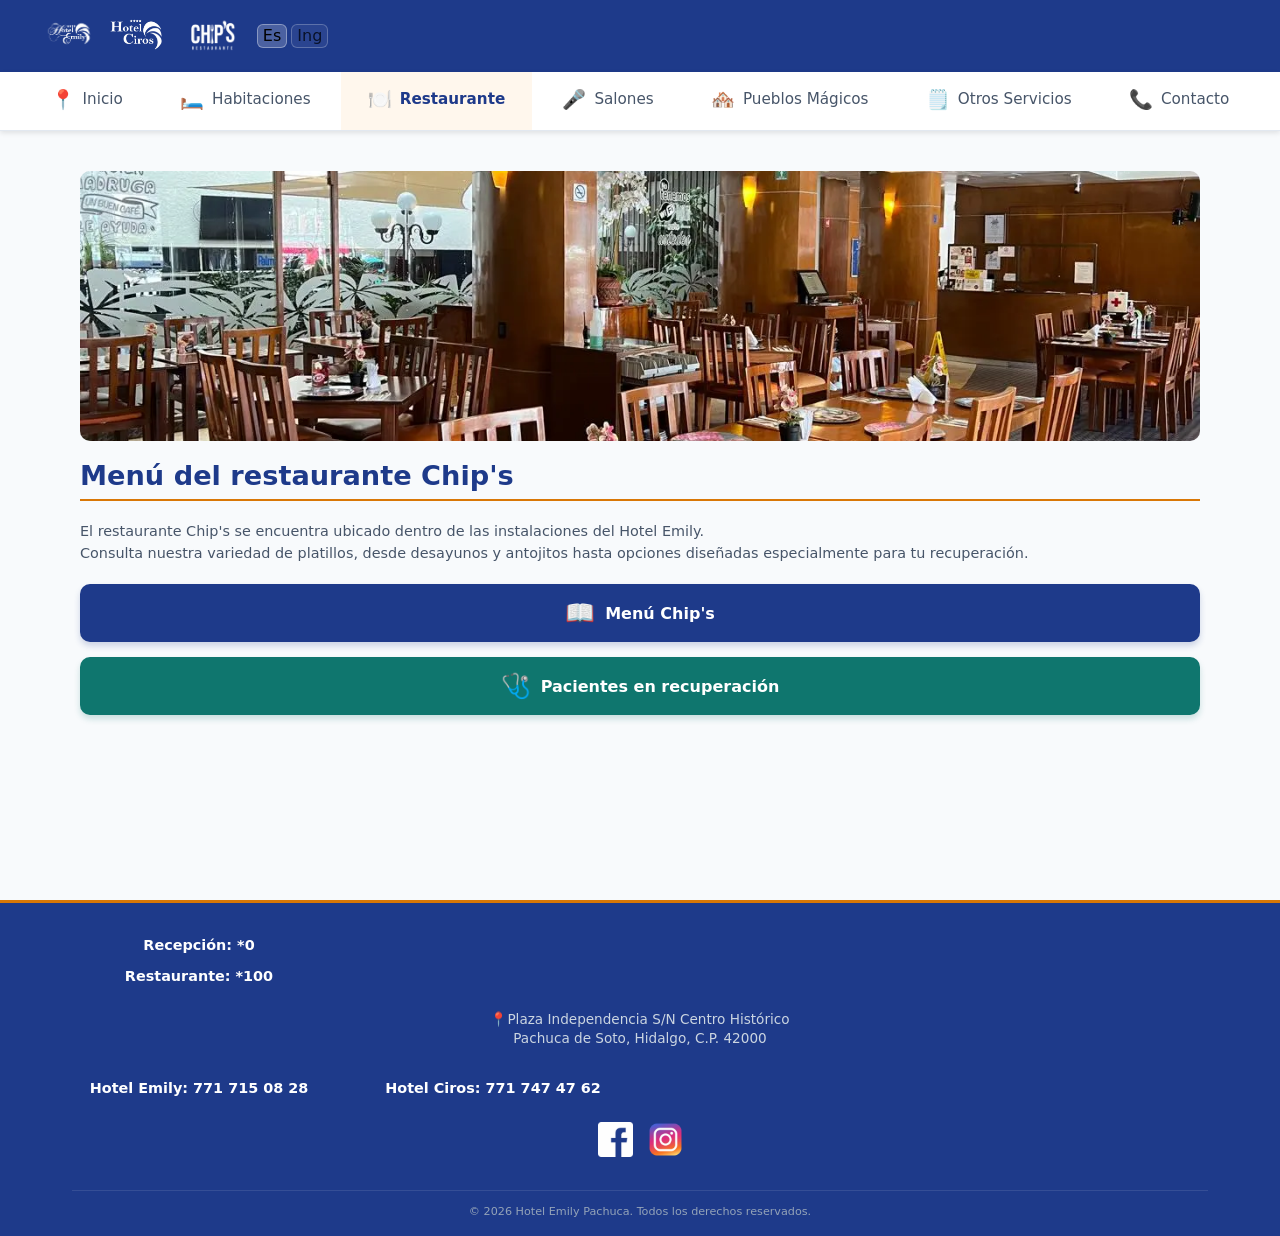
<file: restaurante.html>
<!DOCTYPE html>
<html lang="es">
<head>
  <meta charset="UTF-8">
  <meta name="viewport" content="width=device-width, initial-scale=1.0">
  <meta name="description" content="Disfruta el sabor en el Restaurante Chip's. Menú variado de comida mexicana, desayunos y opciones especiales para pacientes en recuperación. ¡Visítanos en el Centro!">
  <title>Catálogo Hotel Emily</title>
  <link rel="stylesheet" href="styles.css">
</head>
<body>
  <div class="contenedor-app">
    <!-- CABECERA -->
    <header class="cabecera">
      <div class="cabecera-izq">
        <div class="logos-cabecera">
          <a href="index.html" class="titulo-cabecera">
            <img src="img/logos/Logo-Emily.webp" alt="Emily">
            <img src="img/logos/Logo-Ciros.webp" alt="Ciros">
            <img src="img/logos/Logo-Chips.webp" alt="Chips">
          </a>
          <div class="selector-idioma" aria-label="Selector de idioma">
            <button type="button" class="boton-idioma activo notranslate" translate="no" data-idioma="es" aria-label="Cambiar a español" title="Español">Es</button>
            <button type="button" class="boton-idioma notranslate" translate="no" data-idioma="en" aria-label="Change to English" title="English">Ing</button>
            <div id="google_translate_element"></div>
          </div>
        </div>
      </div>
      <button class="boton-menu" id="btn-abrir-menu">☰</button>
    </header>

    <div class="fondo-oscuro" id="fondo-menu"></div>
    
    <!-- ----------------------------------------- Barra lateral ---------------------------------------------- -->
    <nav class="menu-lateral" id="menu">
      <div class="etiqueta-menu">Navegación</div>
      <a href="index.html" class="enlace-menu"><span>📍</span> Inicio</a>
      <a href="habitaciones.html" class="enlace-menu"><span>🛏️</span> Habitaciones</a>
      <a href="restaurante.html" class="enlace-menu activo"><span>🍽️</span> Restaurante</a>
      <a href="salones.html" class="enlace-menu"><span>🎤</span> Salones</a>
      <a href="pueblos.html" class="enlace-menu"><span>🏘️</span> Pueblos Mágicos</a>
      <a href="otros-servicios.html" class="enlace-menu"><span>🗒️</span> Otros Servicios</a>
      <a href="contacto.html" class="enlace-menu"><span>📞</span> Contacto</a>
    </nav>



    <!-- CONTENIDO PRINCIPAL -->
    <main class="contenido">
            <section class="contenido-principal" id="contenido">
                <img src="img/hab/CHIPS.webp" alt="Fachada del Hotel" class="imagen-principal" loading="lazy">
                <h2 class="titulo-seccion">Menú del restaurante Chip's</h2>
                
                <p style="color: var(--texto-claro); font-size: 0.9rem; margin-bottom: 20px; line-height: 1.5;">
                    El restaurante Chip's se encuentra ubicado dentro de las instalaciones del Hotel Emily. <br />
                    Consulta nuestra variedad de platillos, desde desayunos y antojitos hasta opciones diseñadas especialmente para tu recuperación.
                </p>

                <a href="docs/Menu_chips.pdf" target="_blank" class="boton-pdf">
                    <span>📖</span> Menú Chip's
                </a>

                <a href="docs/Menu_pacientes.pdf" target="_blank" class="boton-pdf" style="background-color: #0f766e; box-shadow: 0 4px 6px rgba(15, 118, 110, 0.2);">
                    <span>🩺</span> Pacientes en recuperación
                </a>
            </section>
    </main>
  </div>

  <!-- PIE DE PÁGINA -->
  <footer class="pie-pagina">
    <div class="pie-contacto">
      <p>Recepción: *0</p>
      <p>Restaurante: *100</p>
    </div>
    <p class="pie-direccion">
      📍Plaza Independencia S/N Centro Histórico<br>
      Pachuca de Soto, Hidalgo, C.P. 42000
    </p>
    <div class="pie-contacto">
      <p>Hotel Emily: 771 715 08 28</p>
    </div>
    <div class="pie-contacto">
      <p>Hotel Ciros: 771 747 47 62</p>
    </div>
    <div class="pie-redes">
      <a href="https://www.facebook.com/hotelemily" target="_blank" rel="noopener noreferrer">
        <img src="img/logos/facebookB.webp" alt="Facebook">
      </a>
      <a href="https://www.instagram.com/hotelemilymx?igsh=eTNqY2UwODdlMnMz" target="_blank" rel="noopener noreferrer">
        <img src="img/logos/instagram.webp" alt="Instagram">
      </a>
    </div>
    <div class="pie-legal">
      &copy; 2026 Hotel Emily Pachuca. Todos los derechos reservados.
    </div>
  </footer>
  <button id="btn-subir" title="Volver arriba">↑</button>
  <script src="script.js"></script>
  <script async src="https://translate.google.com/translate_a/element.js?cb=googleTranslateElementInit"></script>
</body>
</html>
</file>
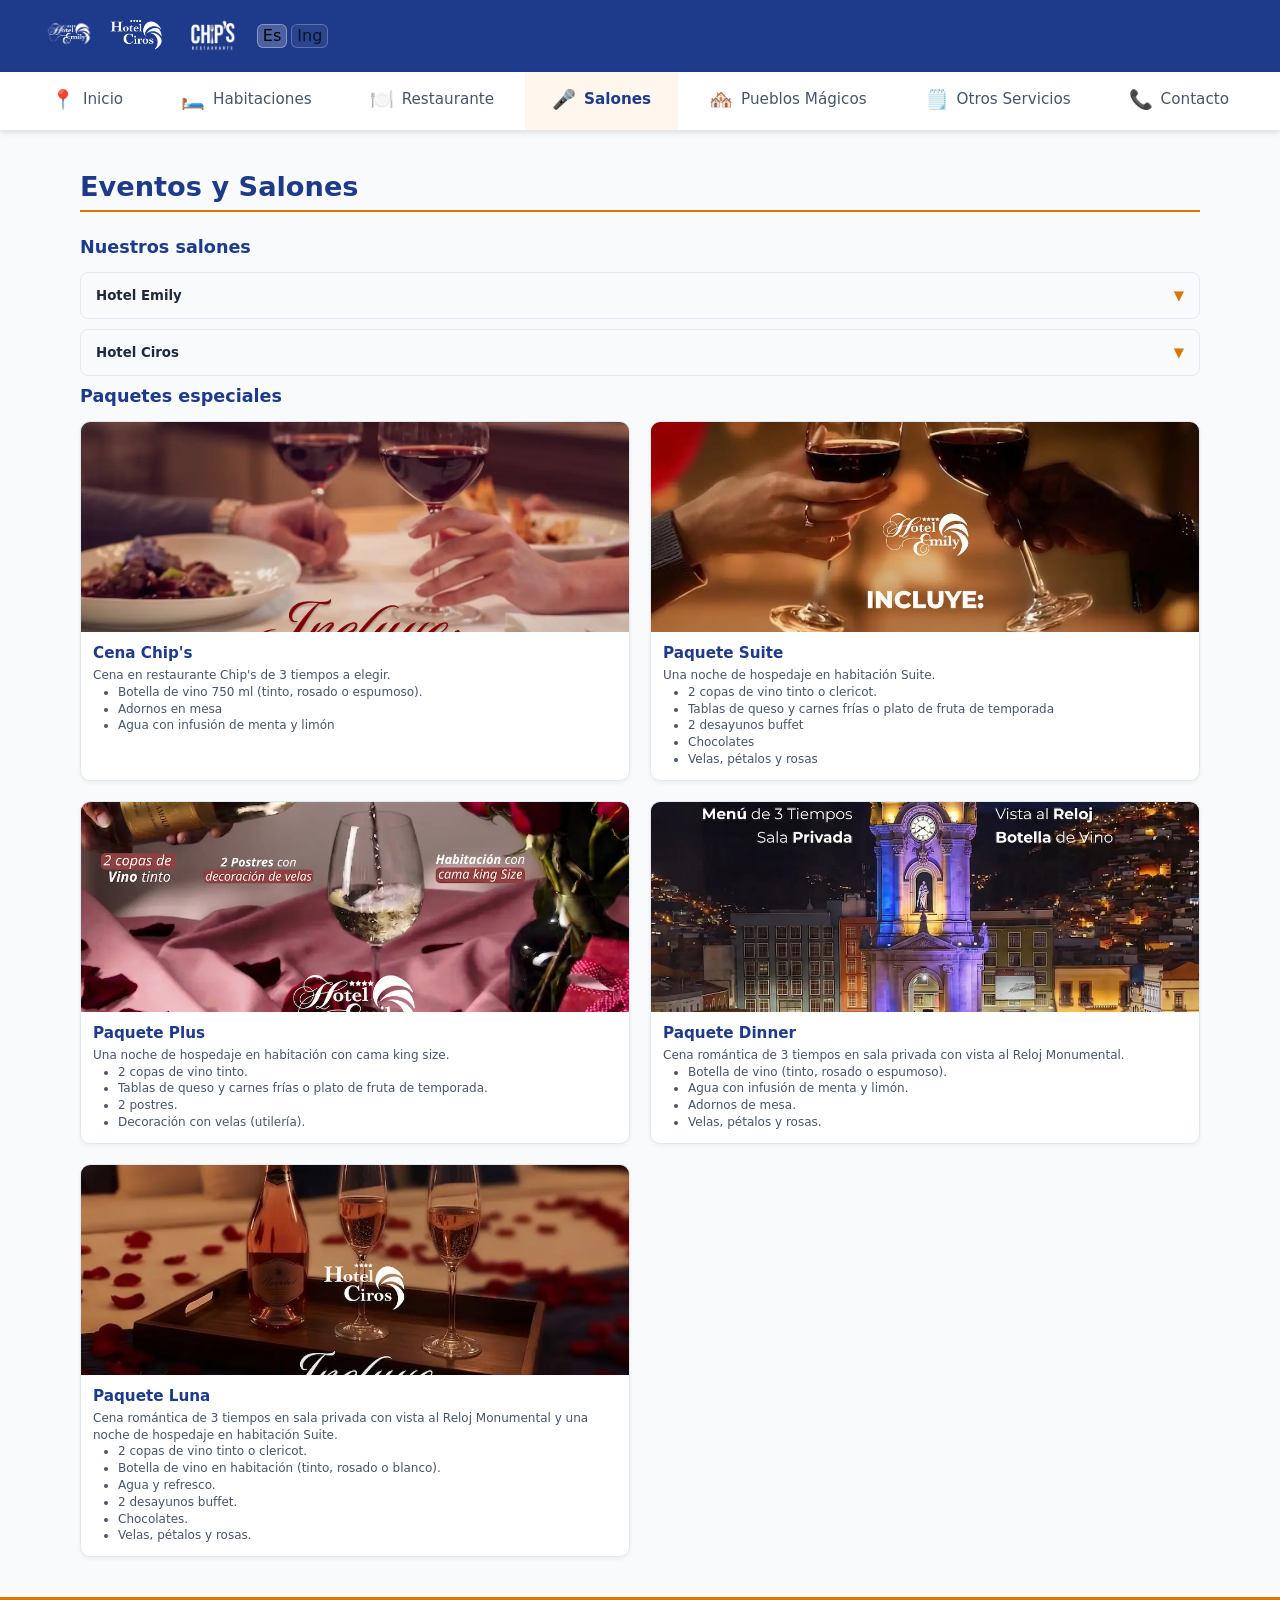
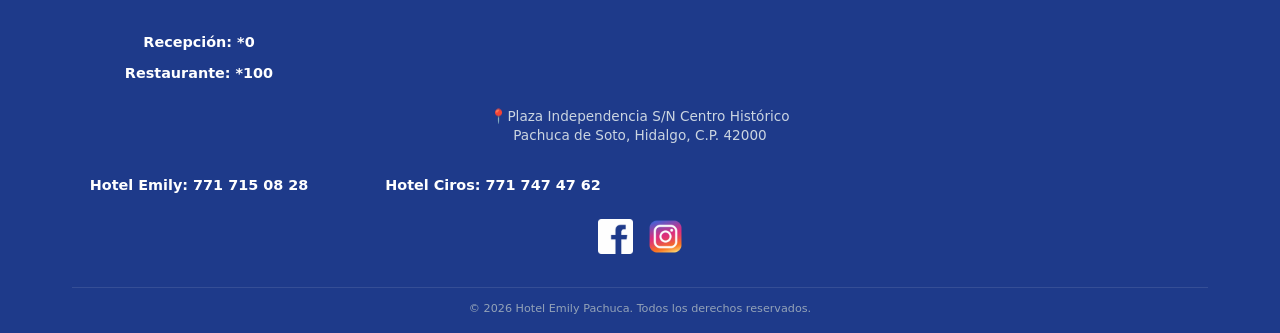
<file: salones.html>
<!DOCTYPE html>
<html lang="es">
<head>
  <meta charset="UTF-8">
  <meta name="viewport" content="width=device-width, initial-scale=1.0">
  <meta name="description" content="Salones para eventos en Pachuca. Celebra tus eventos sociales o empresariales en Hotel Emily y Hotel Ciros. Espacios equipados con vista al Reloj Monumental.">
  <title>Catálogo Hotel Emily</title>
  <link rel="stylesheet" href="styles.css">
</head>
<body>
  <div class="contenedor-app">
    <!-- CABECERA -->
    <header class="cabecera">
      <div class="cabecera-izq">
        <div class="logos-cabecera">
          <a href="index.html" class="titulo-cabecera">
            <img src="img/logos/Logo-Emily.webp" alt="Emily">
            <img src="img/logos/Logo-Ciros.webp" alt="Ciros">
            <img src="img/logos/Logo-Chips.webp" alt="Chips">
          </a>
                    <div class="selector-idioma" aria-label="Selector de idioma">
                        <button type="button" class="boton-idioma activo notranslate" translate="no" data-idioma="es" aria-label="Cambiar a español" title="Español">Es</button>
                        <button type="button" class="boton-idioma notranslate" translate="no" data-idioma="en" aria-label="Change to English" title="English">Ing</button>
                        <div id="google_translate_element"></div>
                    </div>
        </div>
      </div>
      <button class="boton-menu" id="btn-abrir-menu">☰</button>
    </header>

    <div class="fondo-oscuro" id="fondo-menu"></div>
    
    <!-- ----------------------------------------- Barra lateral ---------------------------------------------- -->
    <nav class="menu-lateral" id="menu">
      <div class="etiqueta-menu">Navegación</div>
      <a href="index.html" class="enlace-menu"><span>📍</span> Inicio</a>
      <a href="habitaciones.html" class="enlace-menu"><span>🛏️</span> Habitaciones</a>
      <a href="restaurante.html" class="enlace-menu"><span>🍽️</span> Restaurante</a>
      <a href="salones.html" class="enlace-menu activo"><span>🎤</span> Salones</a>
      <a href="pueblos.html" class="enlace-menu"><span>🏘️</span> Pueblos Mágicos</a>
      <a href="otros-servicios.html" class="enlace-menu"><span>🗒️</span> Otros Servicios</a>
      <a href="contacto.html" class="enlace-menu"><span>📞</span> Contacto</a>
    </nav>


    <!-- CONTENIDO PRINCIPAL -->
    <main class="contenido">
      <section class="contenido-principal" id="contenido">
                <h2 class="titulo-seccion">Eventos y Salones</h2>

                <h3 style="color: var(--azul-marino); margin: 25px 0 15px 0; font-size: 1.1rem;">Nuestros salones</h3>
                

                <div class="acordeon">
                    <button class="acordeon-cabecera">
                        Hotel Emily <span class="acordeon-icono">▼</span>
                    </button>
                    <div class="acordeon-contenido">
                        

                    <!-- SALÓN PLATA -->
                        <div class="tarjeta-habitacion">
                            <div class="carrusel-swipe">
                                <img src="img/salones/plata1.webp" alt="Salón Imperial 1" class="carrusel-img" loading="lazy">
                                <img src="img/salones/plata2.webp" alt="Salón Imperial 2" class="carrusel-img" loading="lazy">
                            </div>
                            <div class="indicador-swipe">⟷ Desliza para ver más fotos</div>
                            
                            <div class="tarjeta-habitacion-info">
                                <div class="tarjeta-habitacion-titulo">
                                    Salón Plata
                                    <span class="badge-pax">Hasta 100 personas</span>
                                </div>
                                <div class="tarjeta-habitacion-detalles">
                                    <p>Salón con una inigualable vista hacia el Reloj Monumental, ideal para todo tipo de eventos, empresariales, sociales o personales.</p>
                                    <ul class="lista-amenidades" style="margin-top: 12px;">
                                        <li><span>📏</span> Dimensión: 16.19x9.19m</li>
                                        <li><span>📍</span> Planta alta</li>
                                        <li><span>📺</span> Pantalla </li>
                                        <li><span>📽️</span> Proyector</li>
                                        <li class="lista-subtitulo-ancho"> Montajes y capacidad</li>
                                        <li><span>🪑</span> Auditorio: 100 personas</li>
                                        <li><span>🪑</span> Escuela: 60 personas</li>
                                        <li><span>🪑</span> Herradura: 35 personas</li>
                                        <li><span>🪑</span> Banquete: 100 personas</li>
                                        
                                    </ul>
                                </div>
                            </div>
                        </div>


                    <!-- SALÓN GALERIA -->
                        <div class="tarjeta-habitacion">
                            <div class="carrusel-swipe">
                                <img src="img/salones/galeria1.webp" alt="Salón Galería 1" class="carrusel-img" loading="lazy">
                                <img src="img/salones/galeria2.webp" alt="Salón Galería 2" class="carrusel-img" loading="lazy">
                            </div>
                            <div class="indicador-swipe">⟷ Desliza para ver más fotos</div>
                            
                            <div class="tarjeta-habitacion-info">
                                <div class="tarjeta-habitacion-titulo">
                                    Salón Galería
                                    <span class="badge-pax">Hasta 30 personas</span>
                                </div>
                                <div class="tarjeta-habitacion-detalles">
                                    <p>Elegante espacio ideal para reuniones y pequeñas celebraciones.</p>
                                    <ul class="lista-amenidades" style="margin-top: 12px;">
                                        <li><span>📏</span> Dimensión: 7.21x7.51m</li>
                                        <li><span>📍</span> Planta baja</li>
                                        <li><span>📺</span> Pantalla </li>
                                        <li><span>📽️</span> Proyector</li>
                                        <li class="lista-subtitulo-ancho"> Montajes y capacidad</li>
                                        <li><span>🪑</span> Auditorio: 30 personas</li>
                                        <li><span>🪑</span> Escuela: 20 personas</li>
                                        <li><span>🪑</span> Herradura: 15 personas</li>
                                        <li><span>🪑</span> Banquete: 20 personas</li>
                                        
                                    </ul>
                                </div>
                            </div>
                        </div>

                    <!-- SALÓN TENANGOS -->
                        <div class="tarjeta-habitacion">
                            <div class="carrusel-swipe">
                                <img src="img/salones/tenangos1.webp" alt="Salón tenangos1" class="carrusel-img" loading="lazy">
                                <img src="img/salones/Tenangos2.webp" alt="Salón tenangos2" class="carrusel-img" loading="lazy">
                            </div>
                            <div class="indicador-swipe">⟷ Desliza para ver más fotos</div>
                            
                            <div class="tarjeta-habitacion-info">
                                <div class="tarjeta-habitacion-titulo">
                                    Salón Tenangos
                                    <span class="badge-pax">Hasta 100 personas</span>
                                </div>
                                <div class="tarjeta-habitacion-detalles">
                                    <p>Elegante espacio ideal para bodas, conferencias y grandes celebraciones.</p>
                                    <ul class="lista-amenidades" style="margin-top: 12px;">
                                        <li><span>📏</span> Dimensión: 11.50x13.00m</li>
                                        <li><span>📍</span> Planta baja</li>
                                        <li><span>📺</span> Pantalla </li>
                                        <li><span>📽️</span> Proyector</li>
                                        <li class="lista-subtitulo-ancho"> Montajes y capacidad</li>
                                        <li><span>🪑</span> Auditorio: 100 personas</li>
                                        <li><span>🪑</span> Escuela: 40 personas</li>
                                        <li><span>🪑</span> Herradura: 35 personas</li>
                                        <li><span>🪑</span> Banquete: 80 personas</li>
                                        
                                    </ul>
                                </div>
                            </div>
                        </div>


                    <!-- SALÓN PALMERAS -->
                        <div class="tarjeta-habitacion">
                            <div class="carrusel-swipe">
                                <img src="img/salones/palmera1.webp" alt="Salón palmera" class="carrusel-img" loading="lazy">
                                <img src="img/salones/palmera2.webp" alt="Salón palmera" class="carrusel-img" loading="lazy">
                            </div>
                            <div class="indicador-swipe">⟷ Desliza para ver más fotos</div>
                            
                            <div class="tarjeta-habitacion-info">
                                <div class="tarjeta-habitacion-titulo">
                                    Palmeras
                                    <span class="badge-pax">Hasta 40 personas</span>
                                </div>
                                <div class="tarjeta-habitacion-detalles">
                                    <p>Elegante espacio ideal para bodas, conferencias y grandes celebraciones.</p>
                                    <ul class="lista-amenidades" style="margin-top: 12px;">
                                        <li><span>📏</span> Dimensión: 11.50x13.00m</li>
                                        <li><span>📍</span> Planta baja</li>
                                        <li><span>📺</span> Pantalla </li>
                                        <li class="lista-subtitulo-ancho"> Montajes y capacidad</li>
                                        <li><span>🪑</span> Normal: 40 personas</li>
                                        <li><span>🪑</span> Especial: 30 personas</li>
                                        
                                    </ul>
                                </div>
                            </div>
                        </div>


                    <!-- SALA EJECUTIVA -->
                        <div class="tarjeta-habitacion">
                            <div class="carrusel-swipe">
                                <img src="img/salones/sala1.webp" alt="Salón Ejecutivo 1" class="carrusel-img" loading="lazy">
                                <img src="img/salones/sala2.webp" alt="Salón Ejecutivo 2" class="carrusel-img" loading="lazy">
                            </div>
                            <div class="indicador-swipe">⟷ Desliza para ver más fotos</div>
                            
                            <div class="tarjeta-habitacion-info">
                                <div class="tarjeta-habitacion-titulo">
                                    Sala Ejecutiva
                                    <span class="badge-pax">Hasta 8 personas</span>
                                </div>
                                <div class="tarjeta-habitacion-detalles">
                                    <p>Un entorno privado y equipado, perfecto para reuniones de negocios o talleres.</p>
                                    <ul class="lista-amenidades" style="margin-top: 12px;">
                                        <li><span>📏</span> Sillas ejecutivas</li>
                                        <li><span></span> Vista al reloj</li>
                                        <li><span>📺</span> Pantalla de 55".</li>
                                        <li><span>📏</span> Sonido</li>
                                        <li><span>📍</span> Planta alta</li>
                                    </ul>
                                </div>
                            </div>
                        </div>

                    </div>
                </div>
<!-- -------------------------------------------------HOTEL CIROS-------------------------------------------------- -->

                <div class="acordeon">
                    <button class="acordeon-cabecera">
                        Hotel Ciros <span class="acordeon-icono">▼</span>
                    </button>
                    <div class="acordeon-contenido">
                    

                    <!-- SALON NARANJA -->
                        <div class="tarjeta-habitacion">
                            <div class="carrusel-swipe">
                                <img src="img/salones/naranja1.webp" alt="Salón Naranja" class="carrusel-img" loading="lazy">
                                <img src="img/salones/naranja2.webp" alt="Salón Naranja" class="carrusel-img" loading="lazy">
                            </div>
                            <div class="indicador-swipe">⟷ Desliza para ver más fotos</div>
                            
                            <div class="tarjeta-habitacion-info">
                                <div class="tarjeta-habitacion-titulo">
                                    Salón Naranja
                                    <span class="badge-pax">Hasta 70 pax</span>
                                </div>
                                <div class="tarjeta-habitacion-detalles">
                                    <p>Elegante espacio ideal para bodas, conferencias y grandes celebraciones.</p>
                                    <ul class="lista-amenidades" style="margin-top: 12px;">
                                        <li><span>📏</span> Dimensión: 13.10 X 6.40m</li>
                                        <li><span>📍</span> Planta baja</li>
                                        <li><span>📽️</span> Proyector</li>
                                        <li class="lista-subtitulo-ancho"> Montajes y capacidad</li>
                                        <li><span>🪑</span> Auditorio: 70 personas</li>
                                        <li><span>🪑</span> Escuela: 45 personas</li>
                                        <li><span>🪑</span> Herradura: 25 personas</li>
                                        <li><span>🪑</span> Banquete: 50 personas</li>
                                        
                                    </ul>
                                </div>
                            </div>
                        </div>


                    <!-- SALON VERDE -->
                        <div class="tarjeta-habitacion">
                            <div class="carrusel-swipe">
                                <img src="img/salones/verde2.webp" alt="Salón verde" class="carrusel-img" loading="lazy">
                                <img src="img/salones/verde1.webp" alt="Salón verde" class="carrusel-img" loading="lazy">
                            </div>
                            <div class="indicador-swipe">⟷ Desliza para ver más fotos</div>
                            
                            <div class="tarjeta-habitacion-info">
                                <div class="tarjeta-habitacion-titulo">
                                    Salón Verde
                                    <span class="badge-pax">Hasta 30 pax</span>
                                </div>
                                <div class="tarjeta-habitacion-detalles">
                                    <p>Un entorno privado y equipado, perfecto para reuniones de negocios o talleres.</p>
                                    <ul class="lista-amenidades" style="margin-top: 12px;">
                                        <li><span>📏</span> Dimensión: 10 X 4 m</li>
                                        <li><span>📍</span> Planta baja</li>
                                        <li><span>📽️</span> Proyector</li>
                                        <li class="lista-subtitulo-ancho"> Montajes y capacidad</li>
                                        <li><span>🪑</span> Auditorio: 30 personas</li>
                                        <li><span>🪑</span> Escuela: 20 personas</li>
                                        <li><span>🪑</span> Herradura: 15 personas</li>
                                        <li><span>🪑</span> Banquete: 20 personas</li>
                                    </ul>
                                </div>
                            </div>
                        </div>

                    </div>
                </div>

                <h3 style="color: var(--azul-marino); margin-bottom: 15px; font-size: 1.1rem;">Paquetes especiales</h3>

            <div class="paquetes-grid">
            <!-- PAQ. CENA CHIP'S -->
                <div class="tarjeta-horizontal">
                  <img src="img/paquetes/Cena-Chips.webp" alt="cena" class="tarjeta-horizontal-img" loading="lazy">
                  <div class="tarjeta-horizontal-info">
                      <div class="tarjeta-horizontal-titulo"> Cena Chip's </div>
                      <div class="tarjeta-horizontal-desc">Cena en restaurante Chip's de 3 tiempos a elegir.
                        <ul style="margin-left: 25px">
                            <li>Botella de vino 750 ml (tinto, rosado o espumoso).</li>
                            <li>Adornos en mesa</li>
                            <li>Agua con infusión de menta y limón</li>
                        </ul>
                      </div>
                  </div>
                </div>


            <!-- PAQ. SUITE -->
                <div class="tarjeta-horizontal">
                    <img src="img/paquetes/suiteP.webp" alt="Paquete Suite" class="tarjeta-horizontal-img" loading="lazy">
                  <div class="tarjeta-horizontal-info">
                     <div class="tarjeta-horizontal-titulo"> Paquete Suite</div>
                      <div class="tarjeta-horizontal-desc">Una noche de hospedaje en habitación Suite.
                        <ul style="margin-left: 25px">
                            <li>2 copas de vino tinto o clericot.</li>
                            <li>Tablas de queso y carnes frías o plato de fruta de temporada</li>
                            <li>2 desayunos buffet</li>
                            <li>Chocolates</li>
                            <li>Velas, pétalos y rosas</li>
                        </ul>
                      </div>
                  </div>
                </div>


            <!-- PAQ. PLUS -->
                <div class="tarjeta-horizontal"> 
                    <img src="img/paquetes/Paq-Plus.webp" alt="Paquete Suite" class="tarjeta-horizontal-img" loading="lazy">
                  <div class="tarjeta-horizontal-info">
                     <div class="tarjeta-horizontal-titulo"> Paquete Plus</div>
                      <div class="tarjeta-horizontal-desc">Una noche de hospedaje en habitación con cama king size. 
                        <ul style="margin-left: 25px">
                            <li>2 copas de vino tinto.</li>
                            <li>Tablas de queso y carnes frías o plato de fruta de temporada.</li>
                            <li>2 postres.</li>
                            <li>Decoración con velas (utilería).</li>
                        </ul>
                      </div>
                  </div>
                </div>

            <!-- PAQ. DINNER -->
                <div class="tarjeta-horizontal">
                    <img src="img/paquetes/paq-dinner.webp" alt="Paquete Dinner" class="tarjeta-horizontal-img" loading="lazy">
                  <div class="tarjeta-horizontal-info">
                     <div class="tarjeta-horizontal-titulo"> Paquete Dinner</div>
                      <div class="tarjeta-horizontal-desc">Cena romántica de 3 tiempos en sala privada con vista al Reloj Monumental.
                        <ul style="margin-left: 25px">
                            <li>Botella de vino (tinto, rosado o espumoso).</li>
                            <li>Agua con infusión de menta y limón.</li>
                            <li>Adornos de mesa.</li>
                            <li>Velas, pétalos y rosas.</li>
                        </ul>
                      </div>
                  </div>
                </div>


            <!-- PAQ. LUNA -->
                <div class="tarjeta-horizontal">
                    <img src="img/paquetes/paq-luna.webp" alt="Paquete luna" class="tarjeta-horizontal-img" loading="lazy">
                  <div class="tarjeta-horizontal-info">
                     <div class="tarjeta-horizontal-titulo"> Paquete Luna</div>
                      <div class="tarjeta-horizontal-desc">Cena romántica de 3 tiempos en sala privada con vista al Reloj Monumental y una noche de hospedaje en habitación Suite.
                        <ul style="margin-left: 25px">
                            <li>2 copas de vino tinto o clericot.</li>
                            <li>Botella de vino en habitación (tinto, rosado o blanco).</li>
                            <li>Agua y refresco.</li>
                            <li>2 desayunos buffet.</li>
                            <li>Chocolates.</li>
                            <li>Velas, pétalos y rosas.</li>
                        </ul>
                      </div>
                  </div>
                </div>
                </div>
            </section>
    </main>
  </div>

  <!-- PIE DE PÁGINA -->
  <footer class="pie-pagina">
    <div class="pie-contacto">
      <p>Recepción: *0</p>
      <p>Restaurante: *100</p>
    </div>
    <p class="pie-direccion">
      📍Plaza Independencia S/N Centro Histórico<br>
      Pachuca de Soto, Hidalgo, C.P. 42000
    </p>
    <div class="pie-contacto">
      <p>Hotel Emily: 771 715 08 28</p>
    </div>
    <div class="pie-contacto">
      <p>Hotel Ciros: 771 747 47 62</p>
    </div>
    <div class="pie-redes">
      <a href="https://www.facebook.com/hotelemily" target="_blank" rel="noopener noreferrer">
        <img src="img/logos/facebookB.webp" alt="Facebook">
      </a>
      <a href="https://www.instagram.com/hotelemilymx?igsh=eTNqY2UwODdlMnMz" target="_blank" rel="noopener noreferrer">
        <img src="img/logos/instagram.webp" alt="Instagram">
      </a>
    </div>
    <div class="pie-legal">
      &copy; 2026 Hotel Emily Pachuca. Todos los derechos reservados.
    </div>
  </footer>
  <button id="btn-subir" title="Volver arriba">↑</button>
  <script src="script.js"></script>
    <script async src="https://translate.google.com/translate_a/element.js?cb=googleTranslateElementInit"></script>
</body>
</html>
</file>
<file: styles.css>
:root {
    --azul-marino: #1e3a8a;
    --azul-claro: #1e40af;
    --dorado: #d97706;
    --fondo-gris: #f8fafc;
    --blanco: #ffffff;
    --texto-oscuro: #1e293b;
    --texto-claro: #475569;
    --borde: #e2e8f0;
}

.titulo-cabecera {
    font-size: 1rem;
    font-weight: bold;
    letter-spacing: 1px;
    white-space: nowrap;
    color: white !important;
    text-decoration: none; /* Por si se le llega a poner la línea abajo */
}

/* Ajustes básicos */
* {
    margin: 0;
    padding: 0;
    box-sizing: border-box;
    font-family: system-ui, -apple-system, sans-serif;
    -webkit-tap-highlight-color: transparent;
}

body {
    background-color: var(--fondo-gris);
    color: var(--texto-oscuro);
}

/* Contenedor principal estilo móvil */
.contenedor-app {
    max-width: 480px;
    margin: 0 auto;
    background-color: var(--fondo-gris);
    min-height: 100vh;
    display: flex;
    flex-direction: column;
    position: relative;
}

/* --- CABECERA (HEADER) --- */
.cabecera {
    background-color: var(--azul-marino);
    color: var(--blanco);
    height: 60px;
    display: flex;
    justify-content: space-between;
    align-items: center;
    padding: 0 15px;
    position: sticky;
    top: 0;
    z-index: 10;
    box-shadow: 0 2px 5px rgba(0,0,0,0.2);
}

.cabecera-izq {
    display: flex;
    align-items: center;
    gap: 10px;
}



.logos-cabecera {
    display: flex;
    align-items: center;
    gap: 6px;
}

.logos-cabecera img {
    height: 40px;
    width: auto;
    object-fit: contain;
}

.selector-idioma {
    display: flex;
    align-items: center;
    gap: 4px;
    margin-left: 8px;
}

.boton-idioma {
    appearance: none;
    border: 1px solid rgba(255, 255, 255, 0.35);
    border-radius: 6px;
    background: rgba(255, 255, 255, 0.08);
    padding: 3px 5px;
    font-size: 1rem;
    line-height: 1;
    cursor: pointer;
    opacity: 0.7;
    transition: background-color 0.2s, opacity 0.2s, transform 0.2s;
}

.boton-idioma:hover,
.boton-idioma.activo {
    background: rgba(255, 255, 255, 0.2);
    opacity: 1;
}

.boton-idioma:active {
    transform: scale(0.92);
}

#google_translate_element {
    display: none !important;
    width: 0;
    height: 0;
    overflow: hidden;
}

#google_translate_element,
#google_translate_element * {
    display: none !important;
}

iframe.goog-te-banner-frame,
.goog-te-banner-frame,
body > .skiptranslate {
    display: none !important;
}

html.translated-ltr,
html.translated-rtl {
    margin-top: 0 !important;
}

body {
    top: 0 !important;
}

.boton-menu {
    background: none;
    border: none;
    color: var(--blanco);
    font-size: 1.8rem;
    cursor: pointer;
    margin-left: auto;
}

/* --- MENÚ LATERAL --- */
.fondo-oscuro {
    position: fixed;
    top: 0; left: 0; right: 0; bottom: 0;
    background: rgba(0,0,0,0.5);
    z-index: 20;
    display: none;
}

.menu-lateral {
    position: fixed;
    top: 60px; 
    right: -300px;
    bottom: 0;
    width: 260px;
    background-color: var(--blanco);
    z-index: 30;
    transition: right 0.3s ease;
    box-shadow: -2px 0 5px rgba(0,0,0,0.1);
    display: flex;
    flex-direction: column;
}

.menu-lateral.abierto {
    right: 0;
}

.etiqueta-menu {
    padding: 15px 20px;
    background-color: var(--fondo-gris);
    color: var(--texto-claro);
    font-size: 0.8rem;
    font-weight: bold;
    text-transform: uppercase;
    border-bottom: 1px solid var(--borde);
}

.enlace-menu {
    padding: 15px 20px;
    background: none;
    border: none;
    border-left: 4px solid transparent;
    text-align: left;
    font-size: 1rem;
    color: var(--texto-claro);
    cursor: pointer;
    display: flex;
    align-items: center;
    border-bottom: 1px solid var(--fondo-gris);
}

.enlace-menu span {
    margin-right: 15px;
    font-size: 1.2rem;
}

.enlace-menu.activo {
    border-left-color: var(--dorado);
    background-color: #fef3c7;
    color: var(--azul-marino);
    font-weight: bold;
}

/* --- CONTENIDO PRINCIPAL --- */
.contenido {
    padding: 20px;
    flex: 1;
}

.vista {
    display: none;
    animation: aparecer 0.3s ease;
}

.vista.activa {
    display: block;
}

@keyframes aparecer {
    from { opacity: 0; transform: translateY(10px); }
    to { opacity: 1; transform: translateY(0); }
}

.titulo-seccion {
    color: var(--azul-marino);
    font-size: 1.4rem;
    border-bottom: 2px solid var(--dorado);
    padding-bottom: 8px;
    margin-bottom: 20px;
}

/* --- COMPONENTES GLOBALES --- */
.tarjeta {
    background-color: var(--blanco);
    border: 1px solid var(--borde);
    border-radius: 10px;
    padding: 20px;
    margin-bottom: 20px;
}

.imagen-principal {
    width: 100%;
    height: 230px;
    object-fit: cover;
    border-radius: 10px;
    margin-bottom: 15px;
    background-color: #ccc;
}

/* --- TARJETAS DE HABITACIONES (Y SALONES) --- */
.tarjeta-habitacion {
    background-color: var(--blanco);
    border: 1px solid var(--borde);
    border-radius: 10px;
    overflow: hidden;
    margin-bottom: 20px;
    box-shadow: 0 4px 6px rgba(0,0,0,0.05);
}

.tarjeta-habitacion img {
    width: 100%;
    height: 180px;
    object-fit: cover;
    background-color: #eee;
}

.tarjeta-habitacion-info {
    padding: 15px;
}

.tarjeta-habitacion-titulo {
    font-size: 1.1rem;
    font-weight: bold;
    color: var(--azul-marino);
    margin-bottom: 8px;
    display: flex;
    justify-content: space-between;
    align-items: center;
}

.badge-pax {
    font-size: 0.75rem;
    background-color: #fef3c7;
    color: var(--dorado);
    padding: 4px 8px;
    border-radius: 12px;
    font-weight: bold;
}

.tarjeta-habitacion-detalles {
    font-size: 0.85rem;
    color: var(--texto-claro);
    line-height: 1.5;
}

.tarjeta-habitacion-detalles p {
    margin-bottom: 5px;
}

.tarjeta-habitacion-detalles strong {
    color: var(--texto-oscuro);
}

/* Acordeones */
.acordeon {
    background-color: var(--blanco);
    border: 1px solid var(--borde);
    border-radius: 8px;
    margin-bottom: 10px;
    overflow: hidden;
}

.acordeon-cabecera {
    width: 100%;
    padding: 15px;
    background-color: var(--fondo-gris);
    border: none;
    text-align: left;
    font-weight: bold;
    color: var(--texto-oscuro);
    display: flex;
    justify-content: space-between;
    align-items: center;
    cursor: pointer;
}

.acordeon-icono {
    color: var(--dorado);
}

.acordeon-contenido {
    display: none;
    padding: 15px;
    border-top: 1px solid var(--borde);
}

.acordeon.abierto .acordeon-contenido {
    display: block;
}

.acordeon.abierto .acordeon-icono {
    transform: rotate(180deg);
}

/* Listas internas */
.fila-lista {
    display: flex;
    justify-content: space-between;
    padding: 10px 0;
    border-bottom: 1px solid var(--fondo-gris);
}

.fila-lista:last-child {
    border-bottom: none;
}

.texto-principal { font-weight: bold; font-size: 0.95rem; }
.texto-secundario { color: var(--texto-claro); font-size: 0.8rem; margin-top: 3px; }
.texto-resalte { color: var(--dorado); font-weight: bold; text-align: right;}

/* Cuadrícula de servicios */
.cuadricula-servicios {
    display: grid;
    grid-template-columns: 1fr 1fr;
    gap: 10px;
}

.caja-servicio {
    background-color: var(--blanco);
    border: 1px solid var(--borde);
    border-radius: 8px;
    padding: 15px;
    text-align: center;
}

.caja-servicio span { display: block; font-size: 2rem; margin-bottom: 5px; }
.caja-servicio p { font-size: 0.8rem; font-weight: bold; color: var(--texto-claro); }

/* --- ESTILOS: ACCESOS RÁPIDOS (INICIO) --- */
.accesos-rapidos {
    display: grid;
    grid-template-columns: repeat(2, 1fr);
    gap: 10px;
    margin-top: 15px;
}

.caja-acceso {
    background-color: var(--blanco);
    border: 1px solid var(--borde);
    border-radius: 10px;
    padding: 15px 5px;
    text-align: center;
    cursor: pointer;
    box-shadow: 0 2px 4px rgba(0,0,0,0.05);
    transition: transform 0.2s;
}

.caja-acceso:active {
    transform: scale(0.95);
}

.caja-acceso span {
    display: block;
    font-size: 1.8rem;
    margin-bottom: 5px;
}

.caja-acceso p {
    font-size: 0.75rem;
    font-weight: bold;
    color: var(--azul-marino);
}

/* --- ESTILOS: LISTA DE AMENIDADES EN HABITACIÓN --- */
.lista-amenidades {
    list-style: none;
    margin-top: 12px;
    display: grid;
    grid-template-columns: 1fr 1fr; 
    gap: 8px;
    font-size: 0.8rem;
}

.lista-amenidades li {
    display: flex;
    align-items: center;
    color: var(--texto-claro);
}

.lista-amenidades li span {
    margin-right: 5px;
    font-size: 0.9rem;
}

.lista-subtitulo-ancho {
    grid-column: span 2;
    font-weight: bold;
    color: var(--azul-marino);
    margin-top: 10px;
    margin-bottom: 5px;
    border-bottom: 1px dashed var(--borde);
    padding-bottom: 4px;
    font-size: 0.85rem;
}


/* --- ESTILOS: CARRUSEL DESLIZABLE NATIVO (SALONES) --- */
.carrusel-swipe {
    display: flex;
    overflow-x: auto;
    scroll-snap-type: x mandatory;
    touch-action: pan-x;
    user-select: none;
    -webkit-overflow-scrolling: touch; /* Suavidad en iPhone */
    scrollbar-width: none; /* Oculta scrollbar en Firefox */
}

.carrusel-swipe::-webkit-scrollbar {
    display: none; /* Oculta scrollbar en Chrome/Safari */
}

.carrusel-img {
    min-width: 100%; /* Obliga a usar el 100% del espacio */
    flex-shrink: 0;  /* Evita que el navegador comprima las fotos */
    height: 180px;
    object-fit: cover;
    scroll-snap-align: center; /* Centra la foto perfectamente al soltar */
    -webkit-user-drag: none;   /* Evita que el mouse intente guardar la foto en PC */
}

.indicador-swipe {
    text-align: center;
    font-size: 0.65rem;
    color: var(--texto-claro);
    padding: 5px;
    background-color: var(--fondo-gris);
    border-bottom: 1px solid var(--borde);
    text-transform: uppercase;
    letter-spacing: 0.5px;
}

/* --- ESTILOS: PAQUETES ESPECIALES (HORIZONTALES) --- */
.tarjeta-horizontal {
    display: flex;
    background-color: var(--blanco);
    border: 1px solid var(--borde);
    border-radius: 10px;
    overflow: hidden;
    margin-bottom: 15px;
    box-shadow: 0 2px 4px rgba(0,0,0,0.05);
}

.tarjeta-horizontal-img {
    width: 110px; /* Ancho fijo para la foto */
    object-fit: cover;
    background-color: #eee;
}

.tarjeta-horizontal-info {
    padding: 12px;
    flex: 1;
}

.paquetes-grid {
    display: grid;
    grid-template-columns: 1fr;
    gap: 15px;
}

.paquetes-grid .tarjeta-horizontal {
    display: block;
    margin-bottom: 0;
}

.paquetes-grid .tarjeta-horizontal-img {
    width: 100%;
    height: 180px;
    display: block;
}

.tarjeta-horizontal-titulo {
    font-size: 0.95rem;
    font-weight: bold;
    color: var(--azul-marino);
    margin-bottom: 5px;
}

.tarjeta-horizontal-desc {
    font-size: 0.75rem;
    color: var(--texto-claro);
    line-height: 1.4;
}

/* --- ESTILOS: PAQUETES ESPECIALES (TARJETAS SUPERPUESTAS) --- */
.tarjeta-paquete {
    position: relative;
    border-radius: 12px;
    overflow: hidden;
    margin-bottom: 15px;
    height: 160px; /* Altura fija para que todas se vean iguales */
    box-shadow: 0 4px 6px rgba(0,0,0,0.1);
}

.tarjeta-paquete-img {
    width: 100%;
    height: 100%;
    object-fit: cover;
}

.tarjeta-paquete-overlay {
    position: absolute;
    bottom: 0;
    left: 0;
    right: 0;
    background: linear-gradient(transparent, rgba(30, 58, 138, 0.95)); /* Degradado azul oscuro */
    color: var(--blanco);
    padding: 15px;
}

.tarjeta-paquete-titulo {
    font-size: 1.1rem;
    font-weight: bold;
    margin-bottom: 5px;
    color: var(--dorado); 
}

.tarjeta-paquete-desc {
    font-size: 0.8rem;
    line-height: 1.3;
}

/* --- ESTILOS: BOTÓN PARA ABRIR PDF --- */
.boton-pdf {
    display: flex;
    align-items: center;
    justify-content: center;
    background-color: var(--azul-marino);
    color: var(--blanco);
    text-decoration: none;
    padding: 15px 20px;
    border-radius: 10px;
    font-weight: bold;
    font-size: 1rem;
    margin-bottom: 15px;
    box-shadow: 0 4px 6px rgba(30, 58, 138, 0.2);
    transition: background-color 0.2s, transform 0.2s;
}



.boton-pdf span {
    font-size: 1.5rem;
    margin-right: 10px;
}

.boton-pdf:active {
    background-color: var(--azul-claro);
    transform: scale(0.98);
}

/* --- ESTILOS: FOOTER (PIE DE PÁGINA GLOBAL COMPACTO) --- */
.pie-pagina {
    background-color: var(--azul-marino);
    color: var(--blanco);
    text-align: center;
    width: 100%;
    padding: 28px 20px 14px;
    margin-top: auto;
    border-top: 3px solid var(--dorado);
}

.pie-logos img {
    height: 28px; /* Logo ligeramente más pequeño para ahorrar espacio */
    object-fit: contain;
    margin-bottom: 10px;
    opacity: 0.9;
}

.pie-direccion {
    font-size: 0.85rem;
    color: #cbd5e1;
    margin: 0 auto 18px;
    line-height: 1.4;
    max-width: 480px;
}

.pie-contacto {
    font-size: 0.9rem;
    font-weight: bold;
    margin-bottom: 10px;
    display: flex;
    justify-content: center;
    gap: 15px;
    flex-wrap: wrap;
}

.pie-redes {
    display: flex;
    justify-content: center;
    gap: 15px;
    margin-bottom: 15px;
}

.pie-redes a {
    display: flex;
    align-items: center;
    justify-content: center;
    transition: transform 0.2s;
}

.pie-redes a:active {
    transform: scale(0.9); /* Efecto de toque */
}

/* Estilo para tus iconos (vectores o imágenes PNG) */
.pie-redes img {
    width: 35px; /* Tamaño perfecto para que el dedo lo pueda tocar en el celular */
    height: 35px;
    object-fit: contain;
}

.pie-legal {
    font-size: 0.7rem;
    color: #94a3b8;
    border-top: 1px solid rgba(255, 255, 255, 0.1);
    padding-top: 14px;
    margin-top: 4px;
}

@media (max-width: 599px) {
    .pie-pagina {
        display: flex;
        flex-direction: column;
        align-items: stretch;
        gap: 12px;
        padding: 28px 18px 16px;
    }

    .pie-contacto,
    .pie-direccion,
    .pie-redes,
    .pie-legal {
        width: 100%;
        margin-bottom: 0;
    }

    .pie-redes {
        margin-top: 4px;
    }
}

/* --- OPCIÓN 1: CARRUSEL HORIZONTAL --- */
.servicios-carrusel {
    display: flex;
    overflow-x: auto;
    gap: 12px;
    padding-bottom: 10px;
    -webkit-overflow-scrolling: touch;
    scrollbar-width: none; /* Oculta la barra en Firefox */
}

.servicios-carrusel::-webkit-scrollbar {
    display: none; /* Oculta la barra en Chrome/Safari */
}

.servicio-pildora {
    flex: 0 0 auto; /* Evita que se aplasten */
    display: flex;
    align-items: center;
    background-color: var(--blanco);
    border: 1px solid var(--borde);
    padding: 8px 15px;
    border-radius: 20px; /* Forma redondita de píldora */
    font-size: 0.8rem;
    font-weight: 600;
    color: var(--texto-oscuro);
    box-shadow: 0 2px 4px rgba(0,0,0,0.02);
}

.servicio-pildora span {
    margin-right: 6px;
    font-size: 1rem;
}

/* --- ESTILOS: CARRUSEL DE SERVICIOS CON BOTONES --- */
.contenedor-carrusel-servicios {
    position: relative;
    display: flex;
    align-items: center;
    margin-bottom: 25px;
}

.btn-carrusel {
    background-color: var(--blanco);
    color: var(--azul-marino);
    border: 1px solid var(--borde);
    border-radius: 50%;
    width: 32px;
    height: 32px;
    display: flex;
    justify-content: center;
    align-items: center;
    cursor: pointer;
    box-shadow: 0 2px 5px rgba(0,0,0,0.15);
    position: absolute;
    z-index: 5;
    font-size: 14px;
    font-weight: bold;
    transition: transform 0.2s, background-color 0.2s;
}

.btn-izq { left: 0; }
.btn-der { right: 0; }

.btn-carrusel:active {
    background-color: var(--fondo-gris);
    transform: scale(0.9);
}

.servicios-carrusel {
    display: flex;
    overflow-x: auto;
    gap: 12px;
    padding: 10px 35px; /* Espacio a los lados para que los botones no tapen el texto */
    scroll-behavior: smooth; /* Hace que el deslizamiento con los botones sea suave */
    -webkit-overflow-scrolling: touch;
    scrollbar-width: none;
    width: 100%;
}

.servicios-carrusel::-webkit-scrollbar {
    display: none;
}

.servicio-pildora {
    flex: 0 0 auto;
    display: flex;
    align-items: center;
    background-color: var(--blanco);
    border: 1px solid var(--borde);
    padding: 8px 15px;
    border-radius: 25px;
    font-size: 0.8rem;
    font-weight: 600;
    color: var(--texto-oscuro);
    box-shadow: 0 2px 4px rgba(0,0,0,0.03);
}

.servicio-pildora span {
    margin-right: 6px;
    font-size: 1.1rem;
}

/* --- ESTILOS: CARRUSEL PRINCIPAL (AUTO-PLAY EN INICIO) --- */
.carrusel-inicio {
    display: flex;
    overflow-x: auto;
    scroll-snap-type: x mandatory;
    touch-action: pan-x;
    user-select: none;
    -webkit-overflow-scrolling: touch;
    scrollbar-width: none; /* Oculta scrollbar en Firefox */
    margin-bottom: 15px;
    border-radius: 10px; /* Mismos bordes curvos que la imagen anterior */
    scroll-behavior: smooth; /* Asegura un deslizamiento suave */
    box-shadow: 0 4px 6px rgba(0,0,0,0.1);
}

.carrusel-inicio::-webkit-scrollbar {
    display: none; /* Oculta scrollbar en Chrome/Safari */
}

.carrusel-inicio-img {
    flex: 0 0 100%;
    height: 200px;
    object-fit: cover;
    scroll-snap-align: center;
    -webkit-user-drag: none;
    max-width: 100%;
    display: block;
}

.carrusel-contenedor {
    touch-action: pan-y;
    user-select: none;
}

/* --- OPCIÓN 3: TARJETA DE LISTA --- */
.tarjeta-lista-bienestar {
    background-color: var(--blanco);
    border: 1px solid var(--borde);
    border-radius: 10px;
    padding: 5px 15px;
    margin-bottom: 25px;
}

.fila-bienestar {
    display: flex;
    align-items: center;
    padding: 12px 0;
    border-bottom: 1px solid var(--fondo-gris);
}

.fila-bienestar:last-child {
    border-bottom: none;
}

.fila-bienestar span {
    font-size: 1.5rem;
    margin-right: 15px;
    background-color: #fef3c7; /* Fondo doradito claro en el icono */
    padding: 8px;
    border-radius: 8px;
}

.fila-bienestar-texto h4 {
    color: var(--azul-marino);
    font-size: 0.95rem;
    margin-bottom: 2px;
}

.fila-bienestar-texto p {
    color: var(--texto-claro);
    font-size: 0.75rem;
}

/* --- ESTILOS: BIENESTAR (COLLAGE ASIMÉTRICO) --- */
.bienestar-collage {
    position: relative;
    margin-bottom: 30px;
}

.bienestar-collage img {
    width: 80%;
    height: 160px;
    object-fit: cover;
    border-radius: 0 40px 40px 0;
}

.bienestar-collage.inverso img {
    margin-left: 20%;
    border-radius: 40px 0 0 40px;
}

.bienestar-flotante {
    position: absolute;
    top: 50%;
    transform: translateY(-50%);
    background: rgba(255, 255, 255, 0.9);
    backdrop-filter: blur(4px);
    padding: 15px;
    border-radius: 10px;
    width: 60%;
    box-shadow: 0 5px 15px rgba(0,0,0,0.08);
}

.bienestar-collage .derecha { right: 0; border-right: 3px solid var(--dorado); }
.bienestar-collage .izquierda { left: 0; border-left: 3px solid var(--dorado); text-align: left; }

.bienestar-flotante h4 { color: var(--azul-marino); font-size: 1rem; margin-bottom: 5px; }
.bienestar-flotante p { font-size: 0.75rem; color: var(--texto-claro); line-height: 1.3;}

/* --- ESTILOS: REDES SOCIALES POR MARCA (DIRECTORIO) --- */
.marca-redes {
    margin-top: 20px;
    padding-top: 15px;
    border-top: 1px dashed var(--borde);
}

.marca-redes-titulo {
    font-size: 0.9rem;
    font-weight: bold;
    color: var(--azul-marino);
    margin-bottom: 12px;
    display: flex;
    align-items: center;
}

.marca-redes-titulo img {
    height: 20px; /* Para poner el loguito al lado del título (opcional) */
    margin-right: 8px;
    object-fit: contain;
}

.iconos-redes-fila {
    display: flex;
    gap: 15px;
    align-items: center;
}

.icono-red-social {
    display: flex;
    align-items: center;
    justify-content: center;
    background-color: var(--fondo-gris);
    border: 1px solid var(--borde);
    border-radius: 8px;
    padding: 8px;
    width: 45px;
    height: 45px;
    transition: transform 0.2s, background-color 0.2s;
}

.icono-red-social:active {
    transform: scale(0.9);
    background-color: #e2e8f0;
}

.icono-red-social img {
    width: 100%;
    height: 100%;
    object-fit: contain;
}

a {
    text-decoration: none;
}

/* Contenedor principal del carrusel */
.carrusel-contenedor {
  position: relative;
  width: 100%;
  overflow: hidden; /* Esconde las imágenes que no están en turno */
  border-radius: 8px 8px 0 0; /* Mantiene las esquinas redondeadas de tu tarjeta */
}

/* Fila de imágenes que se desliza */
.carrusel-slide {
  display: flex;
  transition: transform 0.4s ease-in-out;
  width: 100%;
}

.carrusel-slide img {
  width: 100%;
  flex-shrink: 0;
  object-fit: cover;
  height: 250px; /* Puedes ajustar esta altura para que todas se vean parejas */
}

/* Botones flotantes (como los del inicio) */
.carrusel-btn {
  position: absolute;
  top: 50%;
  transform: translateY(-50%);
  background-color: rgba(3, 13, 31, 0.521); /* Azul marino semi-transparente */
  color: white;
  border: none;
  font-size: 20px;
  padding: 10px 14px;
  cursor: pointer;
  z-index: 10;
  border-radius: 5px;
  transition: background 0.3s;
}

.carrusel-btn:hover {
  background-color: #D4AF37; /* Se vuelve dorado al tocarlos */
}

.carrusel-btn.ant {
  left: 10px; /* Separación del borde izquierdo */
}

.carrusel-btn.sig {
  right: 10px; /* Separación del borde derecho */
}

/* --- ESTILOS EXCLUSIVOS PARA LA GUÍA LOCAL MEJORADA --- */
        .seccion-guia {
            padding: 15px;
            font-family: -apple-system, BlinkMacSystemFont, "Segoe UI", Roboto, sans-serif;
            background-color: #f9f9f9; /* Un fondo gris super claro para que resalten las tarjetas */
        }

        /* Contenedor de Chips Deslizables */
        .contenedor-filtros {
            display: flex;
            overflow-x: auto;
            white-space: nowrap;
            gap: 10px;
            padding-bottom: 15px;
            margin-bottom: 15px;
            -webkit-overflow-scrolling: touch;
        }
        .contenedor-filtros::-webkit-scrollbar {
            display: none;
        }

        .btn-filtro {
            background-color: #ffffff;
            border: 2px solid #e0e0e0;
            padding: 10px 18px;
            border-radius: 25px;
            font-size: 15px;
            font-weight: 600;
            color: #555;
            cursor: pointer;
            transition: all 0.3s ease;
            box-shadow: 0 2px 5px rgba(0,0,0,0.05);
        }
        .btn-filtro.active {
            background-color: #0d233a; /* Tu Azul Marino */
            color: #ffffff;
            border-color: #0d233a;
            box-shadow: 0 4px 8px rgba(13, 35, 58, 0.3);
        }

        /* DISEÑO DE TARJETAS HÍBRIDAS */
        .lista-negocios {
            display: flex;
            flex-direction: column;
            gap: 20px;
        }

        .tarjeta-hibrida {
            background: #ffffff;
            border-radius: 16px;
            box-shadow: 0 6px 15px rgba(0, 0, 0, 0.08);
            overflow: hidden; /* Para que la imagen respete los bordes redondos */
            display: block; /* Controlado por JS */
            border: 1px solid #f0f0f0;
        }

        .tarjeta-hibrida[hidden] {
            display: none;
        }

        /* CASO 1: Cuando el negocio SÍ tiene imagen */
        .tarjeta-imagen {
            width: 100%;
            height: 160px;
            object-fit: cover;
            display: block;
        }

        /* CASO 2: Cuando el negocio NO tiene imagen (Avatar de icono) */
        .encabezado-sin-foto {
            display: flex;
            align-items: center;
            gap: 15px;
            padding: 15px 15px 0 15px;
        }
        .avatar-icono {
            width: 55px;
            height: 55px;
            background-color: #f0f4f8;
            border-radius: 50%;
            display: flex;
            align-items: center;
            justify-content: center;
            font-size: 28px;
            flex-shrink: 0;
            border: 2px solid #d4a373; /* Acento dorado */
        }

        /* Cuerpo de la Tarjeta */
        .cuerpo-tarjeta {
            padding: 15px;
        }

        .titulo-negocio {
            margin: 0 0 10px 0;
            font-size: 19px;
            color: #0d233a;
            font-weight: 800;
        }

        /* Etiquetas (Badges) */
        .badges-contenedor {
            display: flex;
            gap: 6px;
            flex-wrap: wrap;
            margin-bottom: 12px;
        }
        .badge {
            font-size: 11px;
            font-weight: bold;
            padding: 5px 10px;
            border-radius: 20px;
            text-transform: uppercase;
        }
        .badge.domicilio { background-color: #e6f7ed; color: #1f7a42; }
        .badge.establecimiento { background-color: #e8f0fe; color: #1a73e8; }
        .badge.urgencia { background-color: #fce8e6; color: #c5221f; }

        .info-texto {
            font-size: 14px;
            color: #666;
            margin: 5px 0;
            display: flex;
            align-items: center;
            gap: 5px;
        }

        .descripcion-negocio {
            font-size: 13.5px;
            color: #444;
            margin: 10px 0 15px 0;
            line-height: 1.5;
        }

        /* Botón de llamada */
        .btn-llamar {
            display: block;
            width: 100%;
            background-color: #0d233a; /* Azul marino */
            color: #fff;
            text-decoration: none;
            padding: 12px;
            border-radius: 10px;
            font-weight: bold;
            font-size: 16px;
            text-align: center;
            box-sizing: border-box;
            transition: background-color 0.2s;
            border-bottom: 3px solid #081625;
        }
        .btn-llamar:active {
            background-color: #d4a373; /* Cambia a dorado al pulsar */
            border-color: #b88a5b;
            transform: translateY(2px);
        }
        .btn-llamar span {
            margin-right: 5px;
        }

/* --- Sección de Requisitos Desplegable --- */
.caja-requisitos { 
    margin-bottom: 15px; 
    border: 1px solid #e0e0e0; 
    border-radius: 8px; 
    padding: 5px 10px; 
    background-color: #fafafa; 
}
.caja-requisitos summary { 
    font-size: 14px; 
    font-weight: bold; 
    color: #0d233a; /* Tu Azul Marino */
    cursor: pointer; 
    padding: 5px 0; 
    list-style: none; 
    display: flex; 
    align-items: center; 
    gap: 5px;
}
/* Ocultar la flecha fea por defecto que traen algunos navegadores */
.caja-requisitos summary::-webkit-details-marker { 
    display: none; 
}
/* Cambiar el icono cuando está cerrado y abierto */
.caja-requisitos summary::before { content: '👉'; font-size: 12px; }
.caja-requisitos[open] summary::before { content: '👇'; }

/* Estilo de la lista por dentro */
.caja-requisitos ul { 
    margin: 8px 0 5px 20px; 
    padding: 0; 
    font-size: 13.5px; 
    color: #555; 
}
.caja-requisitos li { 
    margin-bottom: 5px; 
}

/* Botón Flotante Volver Arriba */
.btn-volver-arriba {
  position: fixed;
  bottom: 20px;
  right: 20px;
  width: 45px;
  height: 45px;
  background-color: #0d233a; /* Azul marino de tu paleta */
  color: #dfa857;            /* Acento dorado/cobre */
  border: 2px solid #dfa857;
  border-radius: 50%;
  font-size: 18px;
  cursor: pointer;
  box-shadow: 0 4px 10px rgba(0, 0, 0, 0.3);
  z-index: 9999;
  
  /* Animación de aparición */
  opacity: 0;
  visibility: hidden;
  transition: opacity 0.3s ease, visibility 0.3s ease, transform 0.2s ease;
}

/* Efecto visible al hacer scroll */
.btn-volver-arriba.visible {
  opacity: 1;
  visibility: visible;
}

/* Efecto al presionar/tocar */
.btn-volver-arriba:active {
  transform: scale(0.9);
}

/* Botón flotante para subir */
#btn-subir {
    display: none; /* Oculto hasta que se hace scroll */
    position: fixed;
    bottom: 20px;
    right: 20px; /* Ubicado en la parte izquierda */
    z-index: 99;
    border: 2px solid #D4AF37; /* Borde dorado corporativo */
    outline: none;
    background-color: #0B1D3A; /* Azul marino Hotel Emily */
    color: #D4AF37;
    cursor: pointer;
    width: 45px;
    height: 45px;
    border-radius: 50%; /* Botón circular */
    font-size: 20px;
    font-weight: bold;
    box-shadow: 0 4px 10px rgba(0, 0, 0, 0.4);
    transition: all 0.3s ease;
}

/* Efecto al tocar o pasar el dedo/mouse */
#btn-subir:hover, #btn-subir:active {
    background-color: #D4AF37;
    color: #0B1D3A;
    transform: scale(1.1);
}

/* =========================================
   PUEBLOS MÁGICOS - DISEÑO HÍBRIDO LIMPIO
   ========================================= */

/* Acordeón Principal Destacado */
.acordeon-destacado {
    border: 2px solid var(--dorado);
    border-radius: 12px;
    overflow: hidden;
    box-shadow: 0 4px 6px rgba(0,0,0,0.05);
    margin-bottom: 20px;
}
.acordeon-destacado .acordeon-cabecera {
    font-size: 1.2rem;
    padding: 20px;
    background-color: var(--blanco);
    border: none;
    width: 100%;
    text-align: left;
    display: flex;
    justify-content: space-between;
    align-items: center;
    cursor: pointer;
}
.acordeon-cabecera-info {
    display: flex;
    align-items: center;
    gap: 10px;
}
.titulo-acordeon {
    display: block;
    color: var(--azul-marino);
    font-weight: bold;
}
.subtitulo-acordeon {
    font-size: 0.85rem;
    color: var(--texto-claro);
    font-weight: normal;
}
.titulo-capa {
    color: var(--azul-marino);
    margin-bottom: 15px;
    font-size: 1.05rem;
    text-transform: uppercase;
    letter-spacing: 1px;
}

/* Capa 1: Cuadrícula de Parques */
.caja-servicio-pastel {
    padding: 15px 10px;
    border: 1px solid transparent; /* El color se inyecta desde el HTML */
    border-radius: 8px;
    text-align: center;
}
.icono-capa1 {
    font-size: 1.8rem;
    margin-bottom: 5px;
    display: block;
}
.caja-servicio-pastel .texto-principal {
    font-size: 0.9rem;
    color: #115518;
    font-weight: bold;
}
.caja-servicio-pastel .texto-horario {
    font-size: 0.75rem;
    color: #E23637;
    margin-top: 5px;
}
.caja-servicio-pastel .texto-ubicacion,
.caja-servicio-pastel .texto-nota {
    font-size: 0.75rem;
    color: #3F256E;
    margin-top: 3px;
}
.etiqueta-precio-centro {
    font-size: 0.95rem;
    margin-top: 10px;
    text-align: center;
    width: 100%;
    display: block;
    color: #CD141A;
    font-weight: 800;
    background: rgba(255,255,255,0.6);
    padding: 4px 0;
    border-radius: 6px;
}

/* Capa 2: Agencias y Tours */
.tarjeta-aventura {
    padding: 12px 15px;
    margin-bottom: 8px;
    background-color: var(--fondo-gris);
    border-radius: 10px;
    display: flex;
    justify-content: space-between;
    align-items: center;
}
.tarjeta-aventura .texto-principal {
    color: #0f172a;
    font-size: 0.95rem;
    font-weight: bold;
}
.tarjeta-aventura .texto-secundario {
    color: #475569;
    font-size: 0.8rem;
    margin-top: 3px;
}
.tarjeta-aventura-derecha {
    display: flex;
    align-items: center;
    gap: 15px;
}
.tarjeta-aventura .texto-resalte {
    color: #334155;
    font-size: 0.85rem;
    font-weight: bold;
}

/* Capa 3: Banners de Restaurantes */
.banner-restaurante {
    border: none;
    padding: 18px 15px;
    margin-bottom: 8px;
    display: flex;
    justify-content: space-between;
    align-items: center;
    border-radius: 10px;
}
.banner-primario {
    background-color: var(--azul-marino);
    color: var(--blanco);
}
.banner-secundario {
    background-color: var(--texto-oscuro);
    color: var(--blanco);
}
.banner-titulo {
    font-weight: bold;
    font-size: 1.1rem;
    margin-bottom: 3px;
}
.banner-desc {
    font-size: 0.8rem;
    color: #cbd5e1;
}
.banner-secundario .banner-desc {
    color: #94a3b8;
}
.banner-tel {
    font-size: 0.8rem;
    color: #ffffff;
    margin-top: 4px;
}
.btn-reserva-dorado {
    background: var(--dorado);
    color: var(--blanco);
    text-decoration: none;
    padding: 8px 15px;
    border-radius: 20px;
    font-weight: bold;
    font-size: 0.9rem;
    transition: transform 0.2s;
}
.btn-reserva-dorado:active {
    transform: scale(0.95);
}

@media (max-width: 599px) {
    .boton-idioma::before {
        margin-right: 4px;
    }

    .boton-idioma[data-idioma="es"]::before {
        content: "\1F1F2\1F1FD";
    }

    .boton-idioma[data-idioma="en"]::before {
        content: "\1F1FA\1F1F8";
    }
}

.tarjeta-habitacion,
.tarjeta-horizontal,
.tarjeta-hibrida,
.caja-acceso,
.caja-servicio,
.acordeon {
    transition: transform 0.2s ease, box-shadow 0.2s ease, border-color 0.2s ease;
}

.tarjeta-habitacion:hover,
.tarjeta-horizontal:hover,
.tarjeta-hibrida:hover,
.caja-acceso:hover,
.caja-servicio:hover,
.acordeon:hover {
    border-color: rgba(217, 119, 6, 0.45);
    box-shadow: 0 8px 18px rgba(15, 23, 42, 0.12);
    transform: translateY(-2px);
}

.boton-pdf,
.btn-llamar,
.btn-filtro,
.enlace-menu,
.boton-menu {
    transition: background-color 0.2s ease, color 0.2s ease, box-shadow 0.2s ease, transform 0.2s ease;
}

.boton-pdf:hover,
.btn-llamar:hover {
    background-color: var(--azul-claro);
    box-shadow: 0 6px 12px rgba(30, 58, 138, 0.2);
}

.btn-filtro:hover {
    border-color: var(--dorado);
    color: var(--azul-marino);
    transform: translateY(-1px);
}

.enlace-menu:hover {
    background-color: #fff7ed;
    color: var(--azul-marino);
}

.cuerpo-tarjeta {
    padding: 14px;
}

.titulo-negocio {
    font-size: 1rem;
    line-height: 1.25;
}

.info-texto,
.descripcion-negocio {
    line-height: 1.45;
}

@media (min-width: 1024px) {
    .boton-idioma::before {
        display: none;
    }

    .menu-lateral {
        background-color: var(--blanco);
        border-bottom: 1px solid var(--borde);
        gap: 4px;
        padding: 0 24px;
    }

    .enlace-menu {
        min-height: 58px;
        border-radius: 0;
        font-size: 0.95rem;
        flex-direction: row;
        flex-wrap: nowrap;
        white-space: nowrap;
    }

    .enlace-menu:hover {
        transform: translateY(-1px);
    }

    .enlace-menu.activo {
        background-color: #fff7ed;
    }

    .tarjeta-hibrida {
        border-radius: 12px;
    }

    .cuerpo-tarjeta {
        padding: 18px 20px;
    }
}

/* --- ADAPTACIÓN PARA TABLET Y ESCRITORIO --- */
@media (min-width: 600px) {
    .contenedor-app {
        max-width: 900px;
    }

    .cabecera {
        padding: 0 24px;
    }

    .contenido {
        padding: 28px 32px;
    }

    .carrusel-inicio-img {
        height: clamp(260px, 34vw, 360px);
    }

    .imagen-principal {
        height: 270px;
    }

    .carrusel-img,
    .tarjeta-habitacion img {
        height: 240px;
    }

    .accesos-rapidos,
    .cuadricula-servicios {
        grid-template-columns: repeat(3, 1fr);
        gap: 14px;
    }

    .caja-acceso {
        padding: 18px 10px;
    }

    .bienestar-collage img {
        height: 220px;
    }

    .tarjeta-hibrida {
        display: grid;
        grid-template-columns: 220px 1fr;
    }

    .tarjeta-hibrida .tarjeta-imagen {
        height: 100%;
        min-height: 220px;
    }

    .tarjeta-hibrida:not(:has(.tarjeta-imagen)) .cuerpo-tarjeta {
        grid-column: 1 / -1;
    }

    .encabezado-sin-foto {
        grid-column: 1 / -1;
    }

    .pie-pagina {
        padding: 32px 40px 16px;
        display: grid;
        grid-template-columns: repeat(2, minmax(0, 1fr));
        gap: 14px 32px;
        align-items: center;
    }

    .pie-pagina .pie-direccion,
    .pie-pagina .pie-redes,
    .pie-pagina .pie-legal {
        grid-column: 1 / -1;
    }
}

@media (min-width: 1024px) {
    .contenedor-app {
        width: 100%;
        max-width: none;
    }

    .cabecera {
        height: 72px;
        padding: 0 40px;
    }

    .logos-cabecera img {
        height: 48px;
    }

    .boton-menu {
        display: none;
    }

    .fondo-oscuro {
        display: none !important;
    }

    .menu-lateral {
        position: sticky;
        top: 72px;
        right: auto;
        width: 100%;
        height: auto;
        min-height: 58px;
        flex-direction: row;
        align-items: stretch;
        overflow-x: auto;
        box-shadow: 0 2px 5px rgba(0,0,0,0.1);
    }

    .etiqueta-menu {
        display: none;
    }

    .enlace-menu {
        flex: 1 0 auto;
        justify-content: center;
        padding: 14px 18px;
        border-left: none;
        border-bottom: 4px solid transparent;
        white-space: nowrap;
        flex-direction: row;
        flex-wrap: nowrap;
    }

    .enlace-menu span {
        margin-right: 8px;
        display: inline-flex;
        flex: 0 0 auto;
    }

    .enlace-menu.activo {
        border-left-color: transparent;
        border-bottom-color: transparent;
    }

    .contenido {
        padding: 40px 56px;
    }

    .vista,
    .contenido-principal {
        max-width: 1120px;
        margin: 0 auto;
    }

    .titulo-seccion {
        font-size: 1.7rem;
    }

    .accesos-rapidos,
    .cuadricula-servicios {
        grid-template-columns: repeat(6, 1fr);
    }

    .tarjeta-habitacion {
        display: grid;
        grid-template-columns: minmax(320px, 42%) 1fr;
        margin-bottom: 24px;
    }

    .tarjeta-habitacion .carrusel-contenedor {
        height: 100%;
    }

    .tarjeta-habitacion .carrusel-contenedor,
    .tarjeta-habitacion .carrusel-swipe {
        height: 300px;
    }

    .tarjeta-habitacion img,
    .carrusel-slide img,
    .tarjeta-habitacion .carrusel-img {
        height: 300px;
        min-height: 0;
    }

    .tarjeta-habitacion:has(.carrusel-swipe) {
        grid-template-columns: minmax(320px, 42%) 1fr;
    }

    .tarjeta-habitacion:has(.carrusel-swipe) .carrusel-swipe {
        grid-column: 1;
        grid-row: 1;
    }

    .tarjeta-habitacion:has(.carrusel-swipe) .indicador-swipe {
        grid-column: 1;
        grid-row: 2;
    }

    .tarjeta-habitacion:has(.carrusel-swipe) .tarjeta-habitacion-info {
        grid-column: 2;
        grid-row: 1 / span 2;
    }

    .tarjeta-habitacion-info {
        padding: 24px;
    }

    .tarjeta-paquete {
        height: 220px;
    }

    .paquetes-grid {
        grid-template-columns: repeat(2, minmax(0, 1fr));
        gap: 20px;
    }

    .paquetes-grid .tarjeta-horizontal-img {
        height: 210px;
    }

    .pie-pagina {
        grid-template-columns: repeat(4, minmax(0, 1fr));
        column-gap: 40px;
        padding: 34px 72px 18px;
    }

    .pie-direccion,
    .pie-redes,
    .pie-legal {
        flex-basis: 100%;
    }

    .pie-contacto {
        margin-bottom: 12px;
    }
}

@media (min-width: 1400px) {
    .contenido {
        padding-left: 72px;
        padding-right: 72px;
    }

    .vista,
    .contenido-principal {
        max-width: 1280px;
    }

    .seccion-guia {
        display: grid;
        grid-template-columns: repeat(2, minmax(0, 1fr));
        gap: 20px;
        padding: 32px 72px 48px;
    }

    .seccion-guia > div:first-child {
        grid-column: 1 / -1;
    }

    .seccion-guia > .tarjeta-hibrida {
        margin: 0;
    }

    .info-texto {
        color: #334155;
        font-size: 0.85rem;
    }

    .descripcion-negocio {
        color: #334155;
        font-size: 0.85rem;
    }

    .texto-secundario,
    .fila-bienestar-texto p {
        color: #475569;
    }

    .menu-lateral {
        padding: 0 72px;
        gap: 8px;
    }

    .enlace-menu {
        position: relative;
        min-height: 64px;
        font-size: 1rem;
    }

    .enlace-menu.activo::after {
        content: "";
        position: absolute;
        left: 20%;
        right: 20%;
        bottom: 0;
        height: 3px;
        background-color: var(--dorado);
        border-radius: 3px 3px 0 0;
    }
}
</file>
